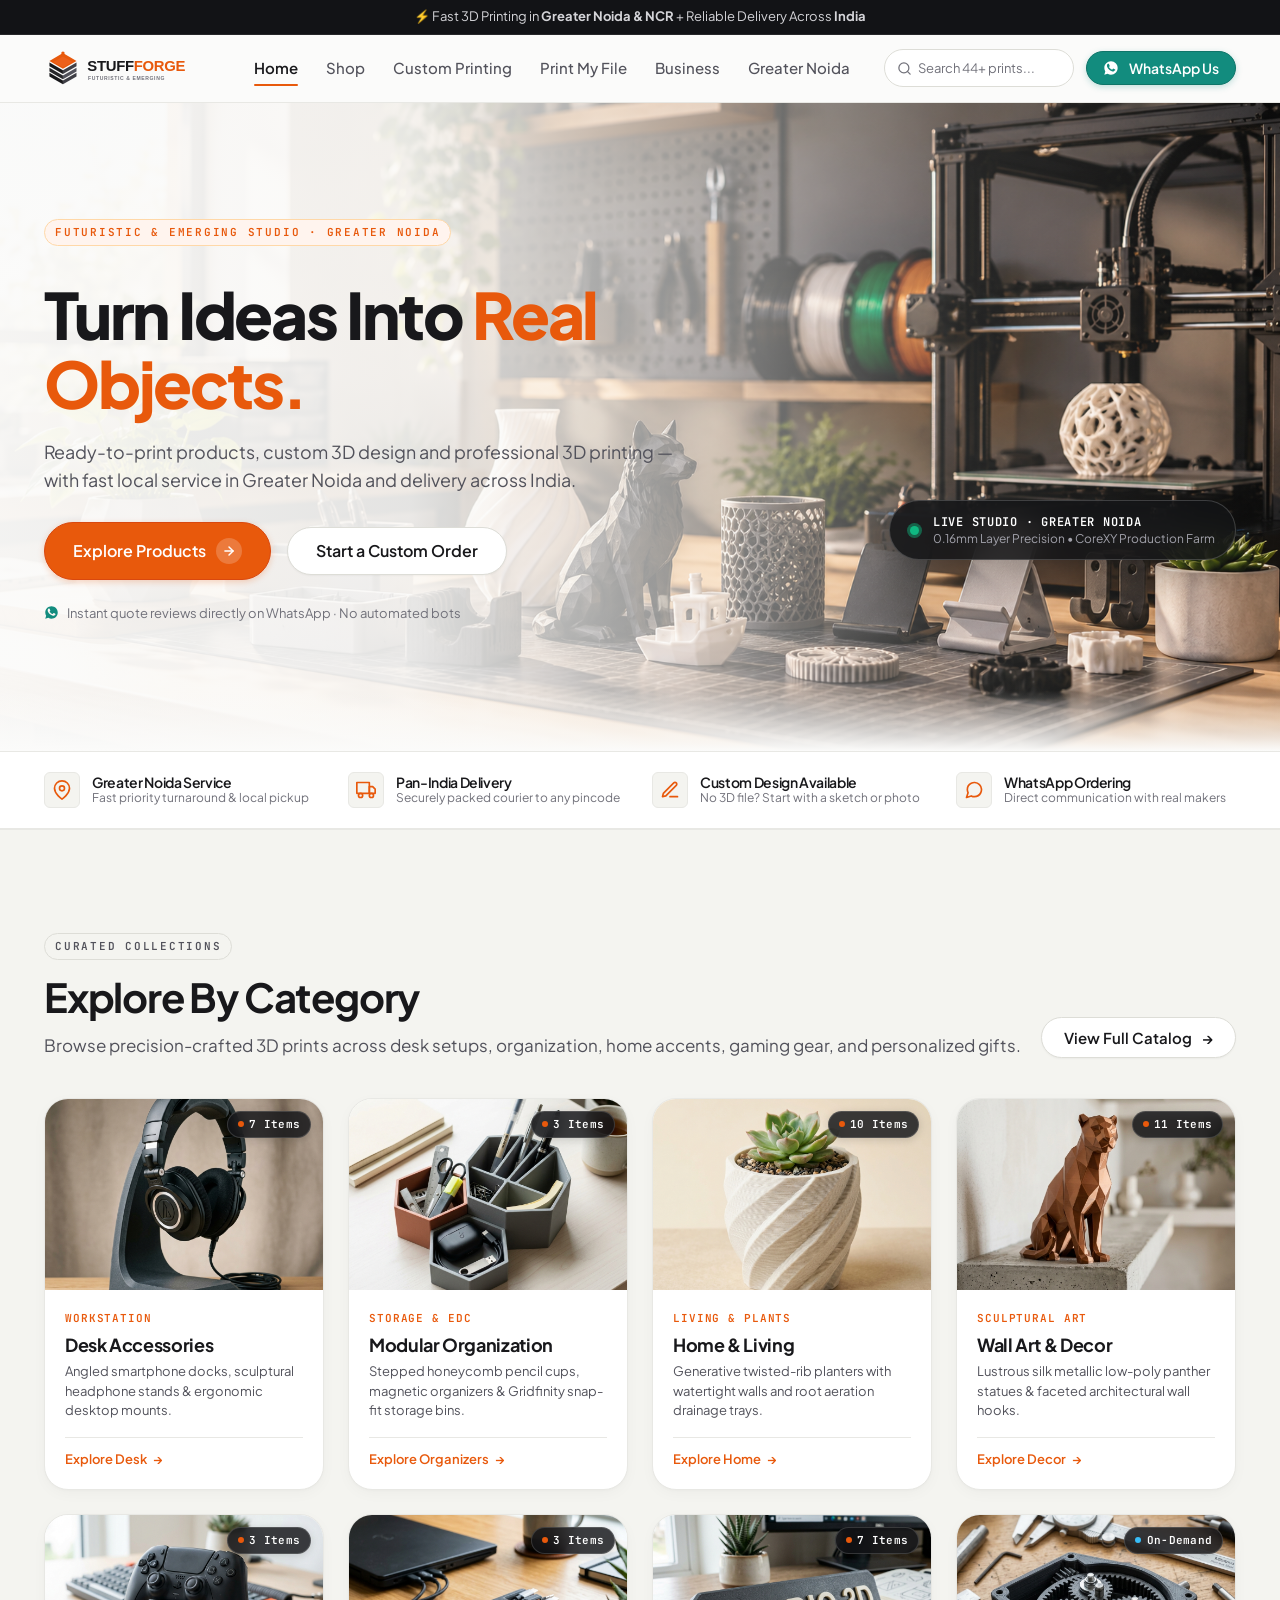
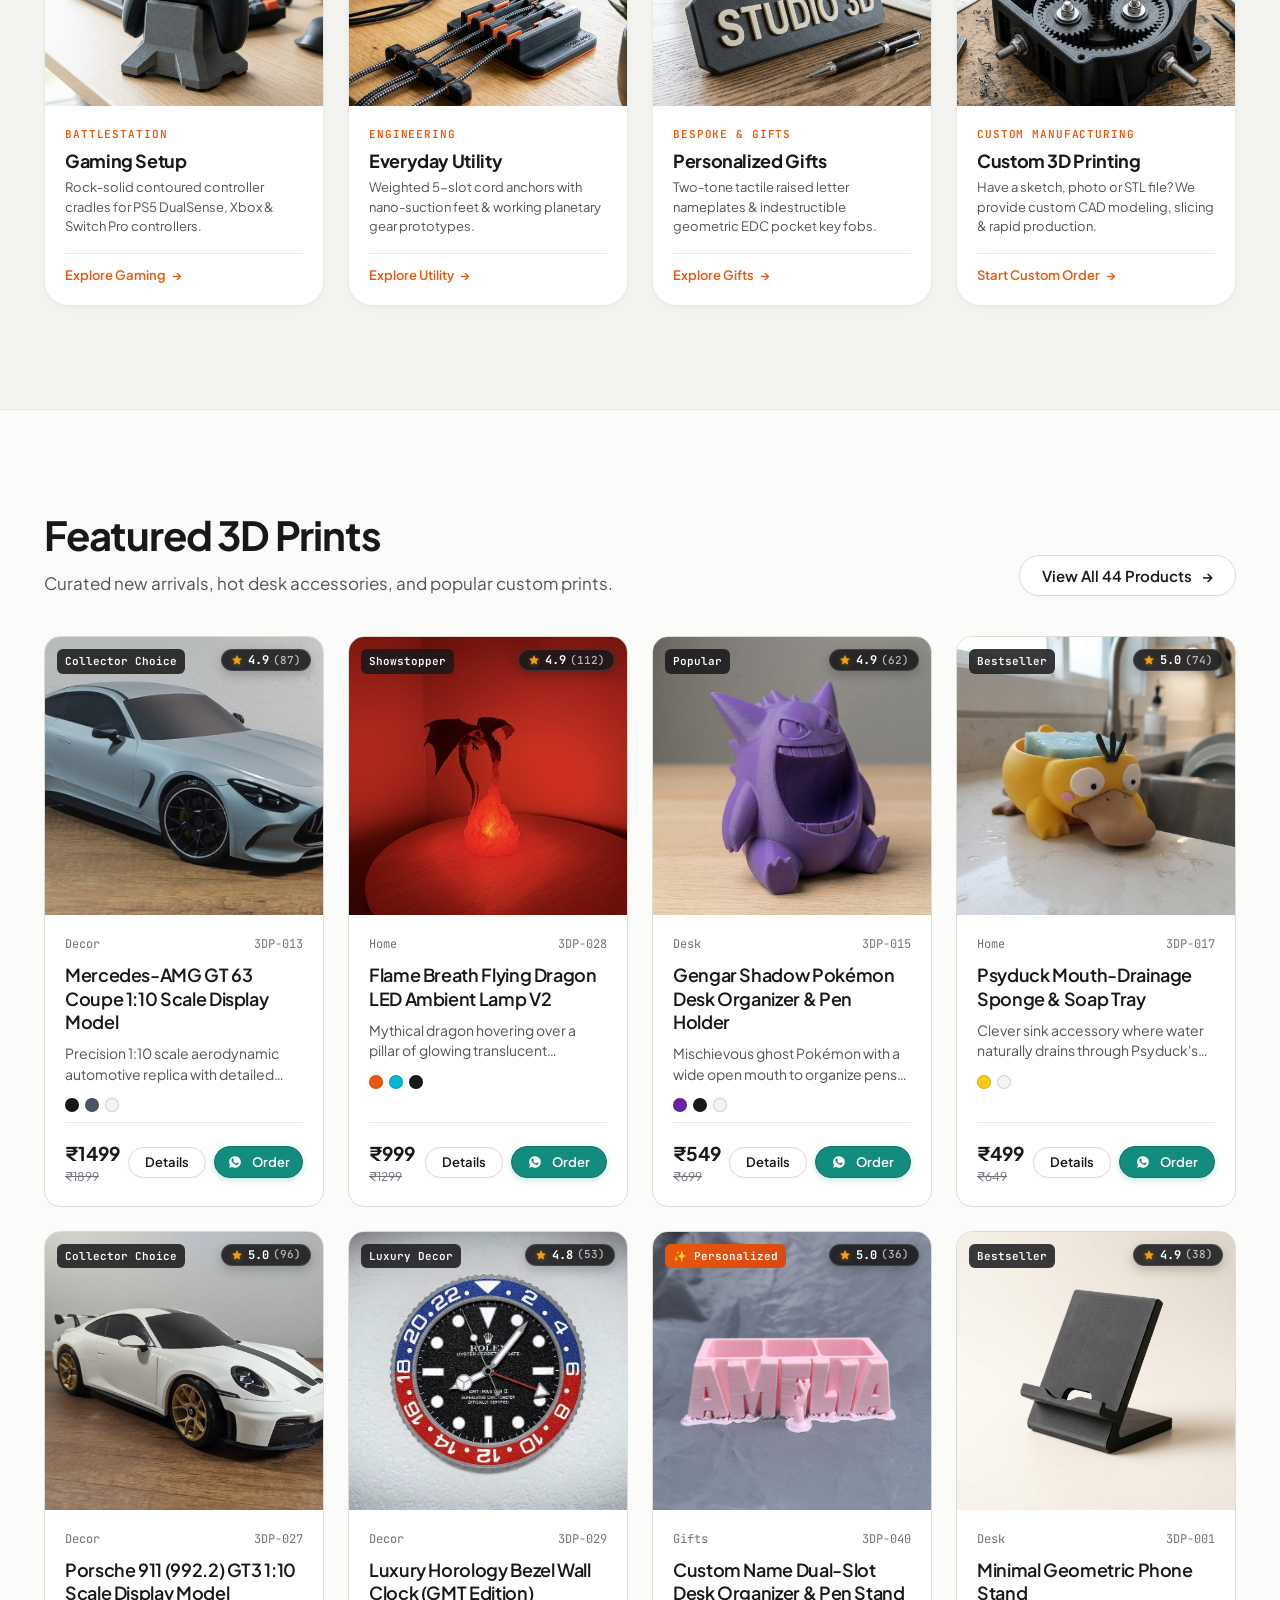
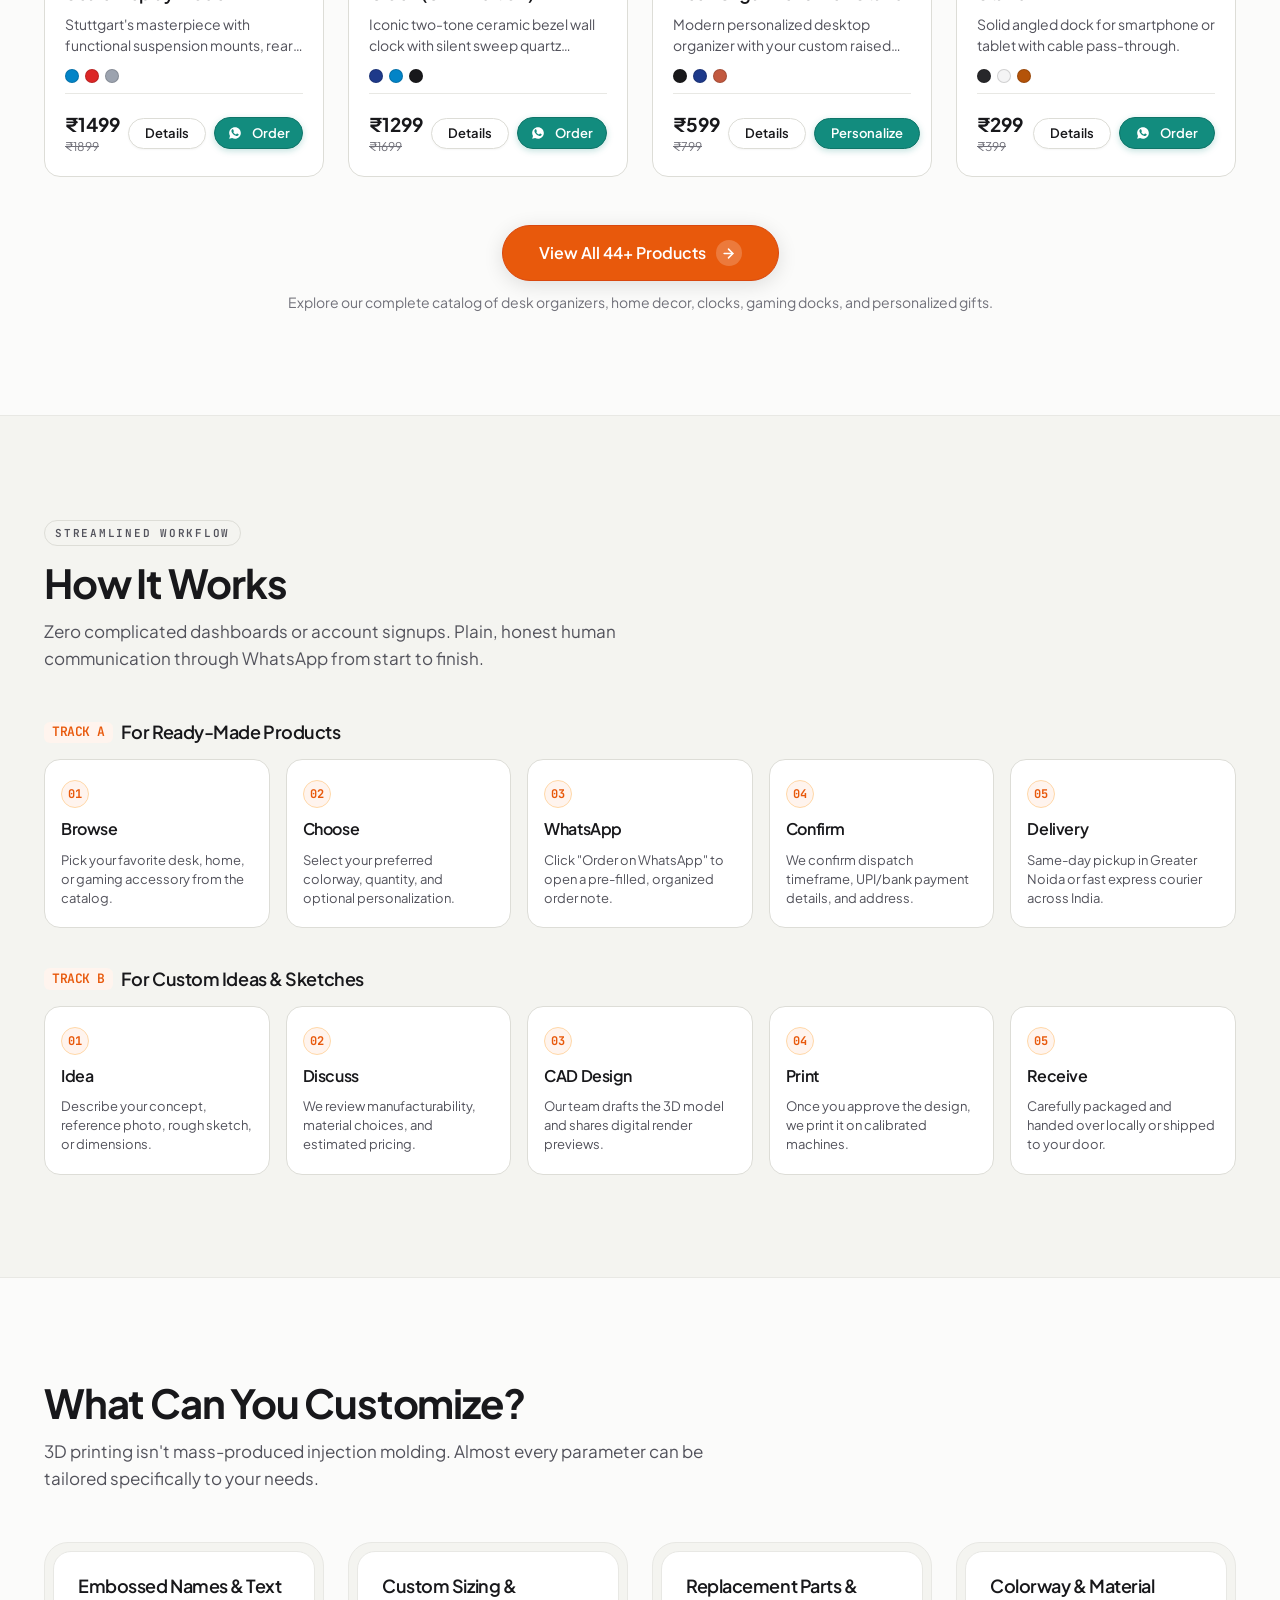
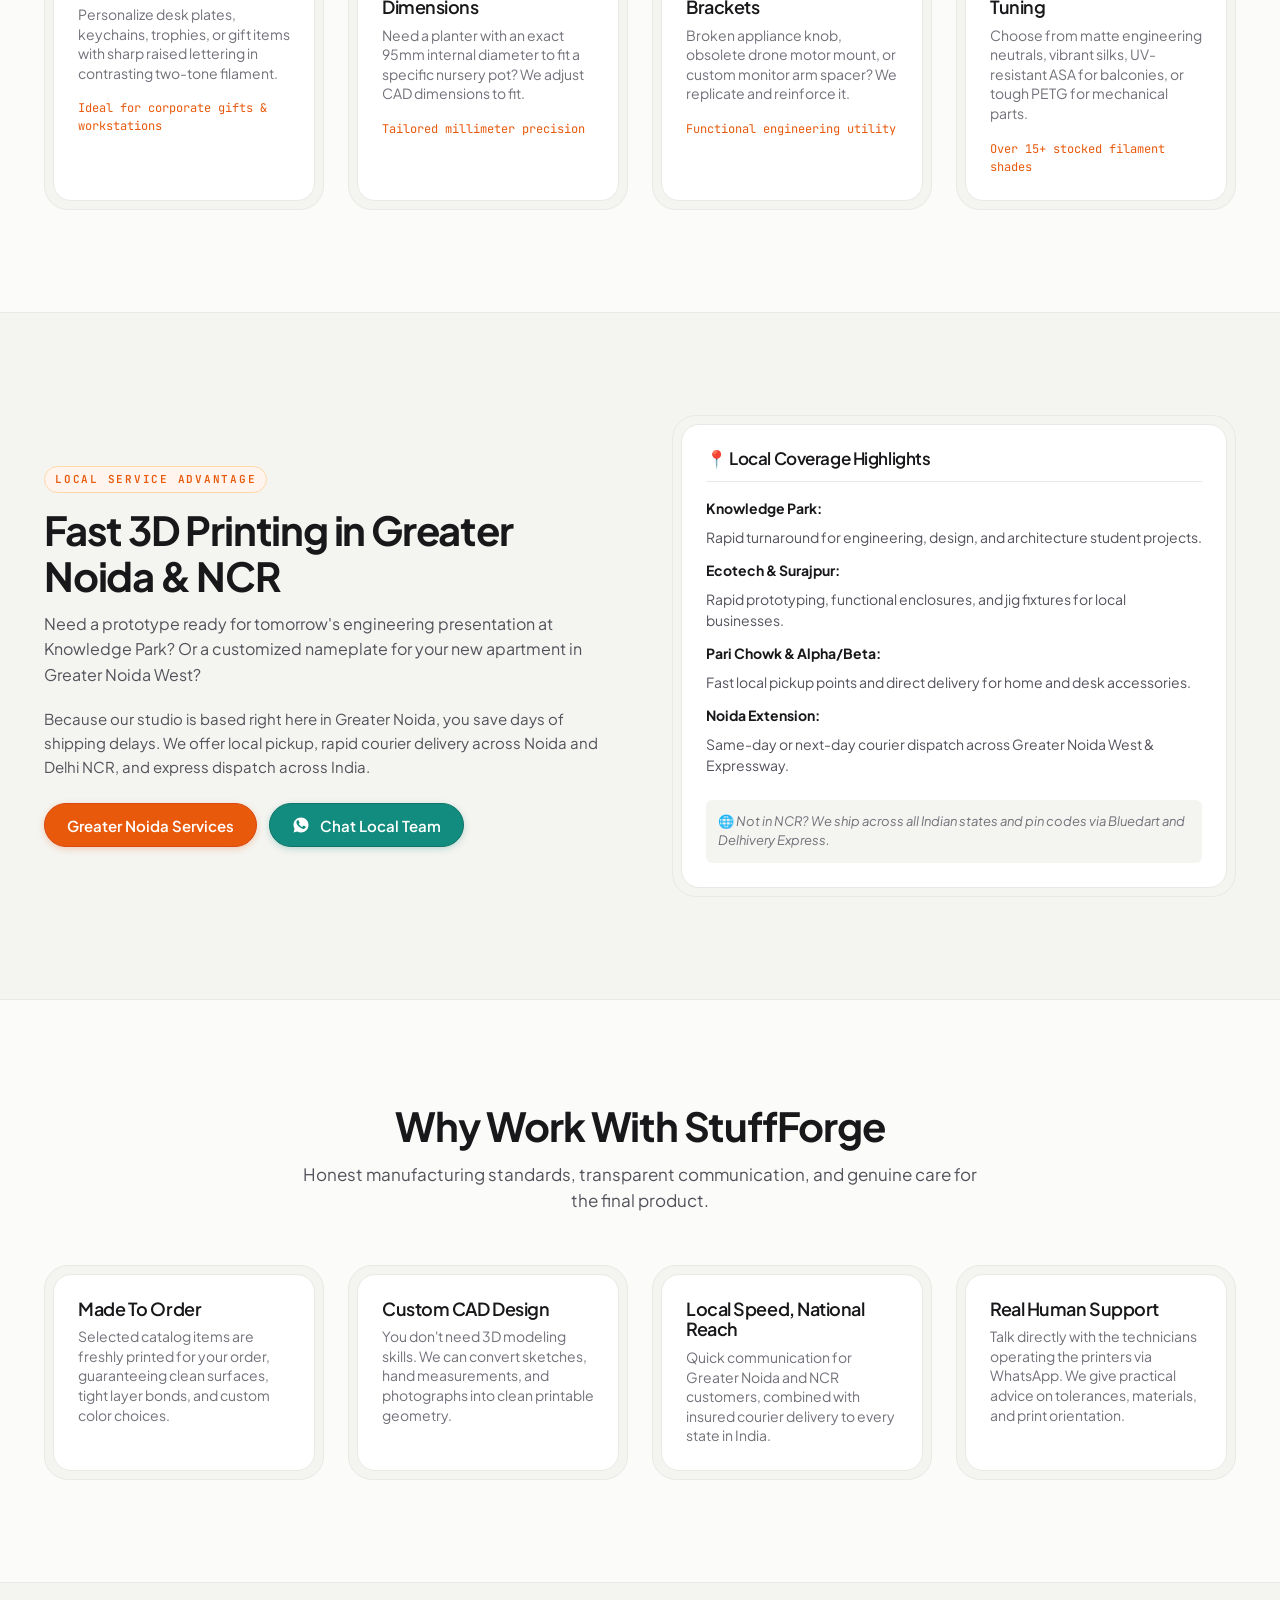
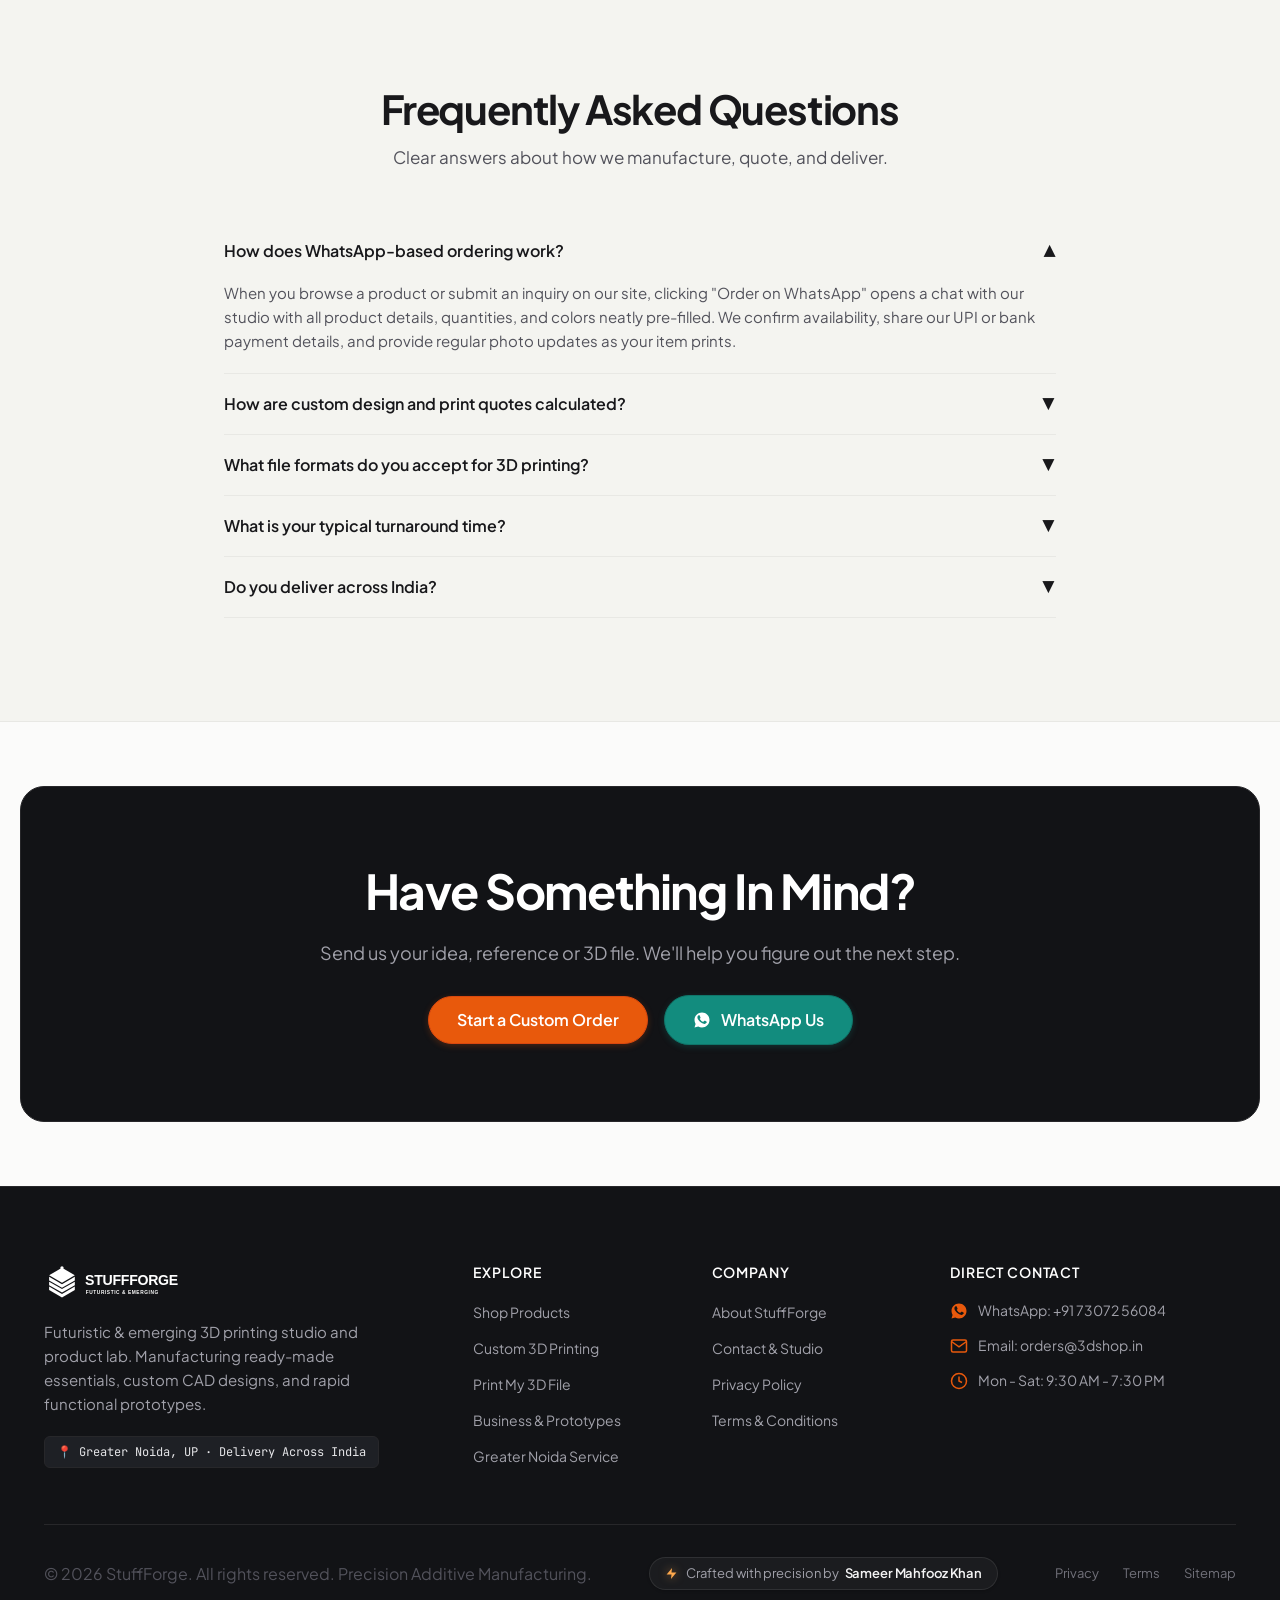
<file: index.html>
<!DOCTYPE html>
<html lang="en">
<head>
  <meta charset="UTF-8">
  <meta name="viewport" content="width=device-width, initial-scale=1.0">
  <title>StuffForge | Futuristic &amp; Emerging 3D Printing in India</title>
  <meta name="description" content="Shop ready-made 3D printed products or request custom 3D design and manufacturing. Fast local service in Greater Noida and secure delivery across India.">
  <link rel="canonical" href="https://3dshop.in/">
  
  <!-- Open Graph / Facebook -->
  <meta property="og:type" content="website">
  <meta property="og:url" content="https://3dshop.in/">
  <meta property="og:title" content="StuffForge | Turn Ideas Into Real Objects">
  <meta property="og:description" content="Ready-to-print products, custom 3D design and professional 3D printing. Fast local service in Greater Noida with nationwide delivery across India.">
  <meta property="og:image" content="https://3dshop.in/assets/images/hero-studio-prints.jpg">

  <!-- Twitter / X -->
  <meta name="twitter:card" content="summary_large_image">
  <meta name="twitter:title" content="StuffForge | Futuristic &amp; Emerging 3D Printing">
  <meta name="twitter:description" content="Shop ready-made 3D printed products or request custom 3D design. Fast local service in Greater Noida &amp; delivery across India.">
  <meta name="twitter:image" content="https://3dshop.in/assets/images/hero-studio-prints.jpg">

  <!-- Favicons & Manifest -->
  <link rel="icon" type="image/svg+xml" href="assets/logo/favicon.svg">
  <link rel="manifest" href="site.webmanifest">
  <meta name="theme-color" content="#18181B">

  <!-- Stylesheets -->
  <link rel="stylesheet" href="css/style.css">
  <link rel="stylesheet" href="css/components.css">
  <link rel="stylesheet" href="css/responsive.css">

  <!-- Schema.org JSON-LD -->
  <script type="application/ld+json">
  {
    "@context": "https://schema.org",
    "@type": "LocalBusiness",
    "name": "StuffForge",
    "image": "https://3dshop.in/assets/images/hero-studio-prints.jpg",
    "description": "Futuristic and emerging 3D printing studio and product store in Greater Noida, providing ready-made 3D printed products, custom 3D design, and rapid prototyping across India.",
    "telephone": "+917307256084",
    "address": {
      "@type": "PostalAddress",
      "addressLocality": "Greater Noida",
      "addressRegion": "Uttar Pradesh",
      "addressCountry": "IN"
    },
    "geo": {
      "@type": "GeoCoordinates",
      "latitude": "28.4744",
      "longitude": "77.5040"
    },
    "url": "https://3dshop.in/",
    "priceRange": "₹₹",
    "areaServed": [
      { "@type": "City", "name": "Greater Noida" },
      { "@type": "City", "name": "Noida" },
      { "@type": "Country", "name": "India" }
    ]
  }
  </script>
</head>
<body>

  <!-- Top Announcement Bar -->
  <div style="background-color: var(--bg-dark); color: #D4D4D8; font-size: 0.8125rem; padding: 0.45rem 1rem; text-align: center; border-bottom: 1px solid var(--border-dark);">
    <span>⚡ Fast 3D Printing in <strong>Greater Noida &amp; NCR</strong> + Reliable Delivery Across <strong>India</strong></span>
  </div>

  <!-- Header -->
  <header class="site-header" role="banner">
    <div class="container header-container">
      <a href="index.html" class="logo-link" aria-label="StuffForge Homepage">
        <img src="assets/logo/logo.svg" alt="StuffForge Logo" class="logo-img" width="160" height="38">
      </a>

      <nav class="desktop-nav" aria-label="Main Navigation">
        <a href="index.html" class="nav-link active">Home</a>
        <a href="shop.html" class="nav-link">Shop</a>
        <a href="custom-3d-printing.html" class="nav-link">Custom Printing</a>
        <a href="print-my-file.html" class="nav-link">Print My File</a>
        <a href="business.html" class="nav-link">Business</a>
        <a href="3d-printing-greater-noida.html" class="nav-link">Greater Noida</a>
      </nav>

      <div class="header-actions">
        <!-- Search Bar in Navbar -->
        <div class="nav-search-wrap">
          <form class="nav-search-form" action="shop.html" method="GET" role="search">
            <span class="nav-search-icon" aria-hidden="true">
              <svg width="15" height="15" viewBox="0 0 24 24" fill="none" stroke="currentColor" stroke-width="2" stroke-linecap="round" stroke-linejoin="round">
                <circle cx="11" cy="11" r="8"></circle>
                <line x1="21" y1="21" x2="16.65" y2="16.65"></line>
              </svg>
            </span>
            <input type="text" name="search" class="nav-search-input" placeholder="Search 44+ prints..." aria-label="Search catalog" autocomplete="off">
            <button type="button" class="nav-search-clear" aria-label="Clear search">&times;</button>
          </form>
          <div class="nav-search-dropdown"></div>
        </div>

        <button type="button" class="btn btn-sm btn-whatsapp btn-whatsapp-compact" data-whatsapp-action="general">
          <svg width="16" height="16" viewBox="0 0 24 24" fill="currentColor" aria-hidden="true">
            <path fill-rule="evenodd" clip-rule="evenodd" d="M12 2C6.477 2 2 6.477 2 12c0 1.89.525 3.66 1.438 5.168L2 22l4.98-1.408A9.96 9.96 0 0 0 12 22c5.523 0 10-4.477 10-10S17.523 2 12 2zm5.405 13.924c-.228.644-1.127 1.23-1.603 1.306-.445.07-1.026.098-1.66-.107-.404-.13-1.002-.328-1.748-.65-3.08-1.332-5.09-4.444-5.244-4.65-.154-.205-1.25-1.663-1.25-3.172 0-1.51.785-2.253 1.066-2.56.281-.308.614-.385.82-.385.205 0 .41.002.589.011.189.01.44-.071.688.522.256.615.87 2.128.947 2.282.077.154.128.333.026.538-.103.205-.154.333-.308.513-.154.179-.323.4-.461.538-.154.154-.314.32-.135.628.179.308.796 1.311 1.706 2.121 1.171 1.042 2.16 1.365 2.468 1.519.308.154.487.128.667-.077.179-.205.769-.897.974-1.205.205-.308.41-.256.692-.154.282.103 1.794.846 2.102 1.001.308.154.513.23.589.36.077.127.077.742-.151 1.386z"/>
          </svg>
          <span>WhatsApp Us</span>
        </button>

        <button type="button" class="mobile-nav-toggle" aria-label="Toggle navigation menu" aria-expanded="false">
          <span class="hamburger-icon">
            <span class="hamburger-line"></span>
            <span class="hamburger-line"></span>
            <span class="hamburger-line"></span>
          </span>
        </button>
      </div>
    </div>
  </header>

  <!-- Mobile Drawer Overlay & Panel -->
  <div class="mobile-drawer-overlay"></div>
  <aside class="mobile-drawer" aria-label="Mobile Navigation Drawer">
    <div class="mobile-drawer-header">
      <img src="assets/logo/logo.svg" alt="StuffForge Logo" class="mobile-drawer-logo" width="130" height="30">
      <button type="button" class="mobile-drawer-close" aria-label="Close navigation menu" title="Close menu">
        <svg width="20" height="20" viewBox="0 0 24 24" fill="none" stroke="currentColor" stroke-width="2.5" stroke-linecap="round" stroke-linejoin="round">
          <line x1="18" y1="6" x2="6" y2="18"></line>
          <line x1="6" y1="6" x2="18" y2="18"></line>
        </svg>
      </button>
    </div>
    <nav class="mobile-drawer-links">
      <a href="index.html" class="mobile-nav-link active">Home</a>
      <a href="shop.html" class="mobile-nav-link">Shop Products</a>
      <a href="custom-3d-printing.html" class="mobile-nav-link">Custom 3D Printing</a>
      <a href="print-my-file.html" class="mobile-nav-link">Print My 3D File</a>
      <a href="business.html" class="mobile-nav-link">Business &amp; Prototyping</a>
      <a href="3d-printing-greater-noida.html" class="mobile-nav-link">Greater Noida Service</a>
      <a href="about.html" class="mobile-nav-link">About Us</a>
      <a href="contact.html" class="mobile-nav-link">Contact</a>
    </nav>
    <div class="mobile-drawer-footer">
      <button type="button" class="btn btn-whatsapp" style="width: 100%;" data-whatsapp-action="general">
        <svg width="18" height="18" viewBox="0 0 24 24" fill="currentColor" aria-hidden="true" style="flex-shrink: 0;"><path fill-rule="evenodd" clip-rule="evenodd" d="M12 2C6.477 2 2 6.477 2 12c0 1.89.525 3.66 1.438 5.168L2 22l4.98-1.408A9.96 9.96 0 0 0 12 22c5.523 0 10-4.477 10-10S17.523 2 12 2zm5.405 13.924c-.228.644-1.127 1.23-1.603 1.306-.445.07-1.026.098-1.66-.107-.404-.13-1.002-.328-1.748-.65-3.08-1.332-5.09-4.444-5.244-4.65-.154-.205-1.25-1.663-1.25-3.172 0-1.51.785-2.253 1.066-2.56.281-.308.614-.385.82-.385.205 0 .41.002.589.011.189.01.44-.071.688.522.256.615.87 2.128.947 2.282.077.154.128.333.026.538-.103.205-.154.333-.308.513-.154.179-.323.4-.461.538-.154.154-.314.32-.135.628.179.308.796 1.311 1.706 2.121 1.171 1.042 2.16 1.365 2.468 1.519.308.154.487.128.667-.077.179-.205.769-.897.974-1.205.205-.308.41-.256.692-.154.282.103 1.794.846 2.102 1.001.308.154.513.23.589.36.077.127.077.742-.151 1.386z"/></svg>
        <span>Chat on WhatsApp</span>
      </button>
      <button type="button" class="btn btn-secondary mobile-drawer-close-btn" data-drawer-close aria-label="Close navigation menu" style="width: 100%; display: flex; align-items: center; justify-content: center; gap: 0.5rem; margin-top: 0.75rem;">
        <svg width="16" height="16" viewBox="0 0 24 24" fill="none" stroke="currentColor" stroke-width="2.5" stroke-linecap="round" stroke-linejoin="round">
          <line x1="18" y1="6" x2="6" y2="18"></line>
          <line x1="6" y1="6" x2="18" y2="18"></line>
        </svg>
        <span>Close Menu</span>
      </button>
      <p class="text-caption" style="text-align: center; margin-top: 0.75rem;">Greater Noida Studio · Nationwide Shipping</p>
    </div>
  </aside>

  <main id="main-content">
    <!-- Hero Section -->
    <section class="section hero-section">
      <div class="container">
        <div class="hero-grid">
          <div class="hero-content">
            <div class="eyebrow">Futuristic &amp; Emerging Studio · Greater Noida</div>
            <h1 class="hero-title">
              Turn Ideas Into <span class="highlight">Real Objects.</span>
            </h1>
            <p class="hero-subtext">
              Ready-to-print products, custom 3D design and professional 3D printing — with fast local service in Greater Noida and delivery across India.
            </p>
            <div class="hero-cta-group">
              <a href="shop.html" class="btn btn-lg btn-primary">
                <span>Explore Products</span>
                <span class="btn-icon-wrap" aria-hidden="true">
                  <svg width="14" height="14" viewBox="0 0 24 24" fill="none" stroke="currentColor" stroke-width="2.5" stroke-linecap="round" stroke-linejoin="round">
                    <line x1="5" y1="12" x2="19" y2="12"></line>
                    <polyline points="12 5 19 12 12 19"></polyline>
                  </svg>
                </span>
              </a>
              <a href="custom-3d-printing.html" class="btn btn-lg btn-secondary">
                <span>Start a Custom Order</span>
              </a>
            </div>
            <p class="text-caption" style="display: flex; align-items: center; gap: 0.5rem; margin-top: 0.25rem;">
              <svg width="15" height="15" viewBox="0 0 24 24" fill="#128C7E" aria-hidden="true">
                <path fill-rule="evenodd" clip-rule="evenodd" d="M12 2C6.477 2 2 6.477 2 12c0 1.89.525 3.66 1.438 5.168L2 22l4.98-1.408A9.96 9.96 0 0 0 12 22c5.523 0 10-4.477 10-10S17.523 2 12 2zm5.405 13.924c-.228.644-1.127 1.23-1.603 1.306-.445.07-1.026.098-1.66-.107-.404-.13-1.002-.328-1.748-.65-3.08-1.332-5.09-4.444-5.244-4.65-.154-.205-1.25-1.663-1.25-3.172 0-1.51.785-2.253 1.066-2.56.281-.308.614-.385.82-.385.205 0 .41.002.589.011.189.01.44-.071.688.522.256.615.87 2.128.947 2.282.077.154.128.333.026.538-.103.205-.154.333-.308.513-.154.179-.323.4-.461.538-.154.154-.314.32-.135.628.179.308.796 1.311 1.706 2.121 1.171 1.042 2.16 1.365 2.468 1.519.308.154.487.128.667-.077.179-.205.769-.897.974-1.205.205-.308.41-.256.692-.154.282.103 1.794.846 2.102 1.001.308.154.513.23.589.36.077.127.077.742-.151 1.386z"/>
              </svg>
              <span>Instant quote reviews directly on WhatsApp · No automated bots</span>
            </p>
          </div>

          <!-- Hero Studio Live Telemetry Badge (Showcasing hero.png background) -->
          <div class="hero-visual-wrap">
            <div class="hero-studio-badge">
              <span class="pulse-indicator" aria-hidden="true"></span>
              <div class="hero-studio-badge-text">
                <span class="hero-studio-badge-title">Live Studio &middot; Greater Noida</span>
                <span class="hero-studio-badge-sub">0.16mm Layer Precision &bull; CoreXY Production Farm</span>
              </div>
            </div>
          </div>
        </div>
      </div>
    </section>

    <!-- Trust Strip -->
    <div class="trust-strip" role="region" aria-label="Key Benefits">
      <div class="container trust-strip-container">
        <div class="trust-strip-track">
          <!-- Main Train Set -->
          <div class="trust-strip-group">
            <div class="trust-item">
              <div class="trust-icon-box">
                <svg width="20" height="20" viewBox="0 0 24 24" fill="none" stroke="currentColor" stroke-width="2" stroke-linecap="round" stroke-linejoin="round">
                  <path d="M21 10c0 7-9 13-9 13s-9-6-9-13a9 9 0 0 1 18 0z"></path>
                  <circle cx="12" cy="10" r="3"></circle>
                </svg>
              </div>
              <div class="trust-text-group">
                <h4>Greater Noida Service</h4>
                <p>Fast priority turnaround &amp; local pickup</p>
              </div>
            </div>

            <div class="trust-item">
              <div class="trust-icon-box">
                <svg width="20" height="20" viewBox="0 0 24 24" fill="none" stroke="currentColor" stroke-width="2" stroke-linecap="round" stroke-linejoin="round">
                  <rect x="1" y="3" width="15" height="13"></rect>
                  <polygon points="16 8 20 8 23 11 23 16 16 16 16 8"></polygon>
                  <circle cx="5.5" cy="18.5" r="2.5"></circle>
                  <circle cx="18.5" cy="18.5" r="2.5"></circle>
                </svg>
              </div>
              <div class="trust-text-group">
                <h4>Pan-India Delivery</h4>
                <p>Securely packed courier to any pincode</p>
              </div>
            </div>

            <div class="trust-item">
              <div class="trust-icon-box">
                <svg width="20" height="20" viewBox="0 0 24 24" fill="none" stroke="currentColor" stroke-width="2" stroke-linecap="round" stroke-linejoin="round">
                  <path d="M12 20h9"></path>
                  <path d="M16.5 3.5a2.121 2.121 0 0 1 3 3L7 19l-4 1 1-4L16.5 3.5z"></path>
                </svg>
              </div>
              <div class="trust-text-group">
                <h4>Custom Design Available</h4>
                <p>No 3D file? Start with a sketch or photo</p>
              </div>
            </div>

            <div class="trust-item">
              <div class="trust-icon-box">
                <svg width="20" height="20" viewBox="0 0 24 24" fill="none" stroke="currentColor" stroke-width="2" stroke-linecap="round" stroke-linejoin="round">
                  <path d="M21 11.5a8.38 8.38 0 0 1-.9 3.8 8.5 8.5 0 0 1-7.6 4.7 8.38 8.38 0 0 1-3.8-.9L3 21l1.9-5.7a8.38 8.38 0 0 1-.9-3.8 8.5 8.5 0 0 1 4.7-7.6 8.38 8.38 0 0 1 3.8-.9h.5a8.48 8.48 0 0 1 8 8v.5z"></path>
                </svg>
              </div>
              <div class="trust-text-group">
                <h4>WhatsApp Ordering</h4>
                <p>Direct communication with real makers</p>
              </div>
            </div>
          </div>

          <!-- Cloned Train Set for Seamless Marquee Loop on Mobile -->
          <div class="trust-strip-group trust-strip-group-clone" aria-hidden="true">
            <div class="trust-item">
              <div class="trust-icon-box">
                <svg width="20" height="20" viewBox="0 0 24 24" fill="none" stroke="currentColor" stroke-width="2" stroke-linecap="round" stroke-linejoin="round">
                  <path d="M21 10c0 7-9 13-9 13s-9-6-9-13a9 9 0 0 1 18 0z"></path>
                  <circle cx="12" cy="10" r="3"></circle>
                </svg>
              </div>
              <div class="trust-text-group">
                <h4>Greater Noida Service</h4>
                <p>Fast priority turnaround &amp; local pickup</p>
              </div>
            </div>

            <div class="trust-item">
              <div class="trust-icon-box">
                <svg width="20" height="20" viewBox="0 0 24 24" fill="none" stroke="currentColor" stroke-width="2" stroke-linecap="round" stroke-linejoin="round">
                  <rect x="1" y="3" width="15" height="13"></rect>
                  <polygon points="16 8 20 8 23 11 23 16 16 16 16 8"></polygon>
                  <circle cx="5.5" cy="18.5" r="2.5"></circle>
                  <circle cx="18.5" cy="18.5" r="2.5"></circle>
                </svg>
              </div>
              <div class="trust-text-group">
                <h4>Pan-India Delivery</h4>
                <p>Securely packed courier to any pincode</p>
              </div>
            </div>

            <div class="trust-item">
              <div class="trust-icon-box">
                <svg width="20" height="20" viewBox="0 0 24 24" fill="none" stroke="currentColor" stroke-width="2" stroke-linecap="round" stroke-linejoin="round">
                  <path d="M12 20h9"></path>
                  <path d="M16.5 3.5a2.121 2.121 0 0 1 3 3L7 19l-4 1 1-4L16.5 3.5z"></path>
                </svg>
              </div>
              <div class="trust-text-group">
                <h4>Custom Design Available</h4>
                <p>No 3D file? Start with a sketch or photo</p>
              </div>
            </div>

            <div class="trust-item">
              <div class="trust-icon-box">
                <svg width="20" height="20" viewBox="0 0 24 24" fill="none" stroke="currentColor" stroke-width="2" stroke-linecap="round" stroke-linejoin="round">
                  <path d="M21 11.5a8.38 8.38 0 0 1-.9 3.8 8.5 8.5 0 0 1-7.6 4.7 8.38 8.38 0 0 1-3.8-.9L3 21l1.9-5.7a8.38 8.38 0 0 1-.9-3.8 8.5 8.5 0 0 1 4.7-7.6 8.38 8.38 0 0 1 3.8-.9h.5a8.48 8.48 0 0 1 8 8v.5z"></path>
                </svg>
              </div>
              <div class="trust-text-group">
                <h4>WhatsApp Ordering</h4>
                <p>Direct communication with real makers</p>
              </div>
            </div>
          </div>
        </div>
      </div>
    </div>

    <!-- Shop By Category Section -->
    <section class="section section-subtle" id="categories-section">
      <div class="container">
        <div style="display: flex; align-items: flex-end; justify-content: space-between; flex-wrap: wrap; gap: 1rem; margin-bottom: 2.5rem;">
          <div>
            <div class="eyebrow eyebrow-neutral">Curated Collections</div>
            <h2 class="section-title">Explore By Category</h2>
            <p class="section-description">
              Browse precision-crafted 3D prints across desk setups, organization, home accents, gaming gear, and personalized gifts.
            </p>
          </div>
          <a href="shop.html" class="btn btn-secondary">
            <span>View Full Catalog</span>
            <span aria-hidden="true">&rarr;</span>
          </a>
        </div>

        <div class="categories-grid">
          <!-- Category 1: Desk Accessories -->
          <a href="shop.html?category=Desk" class="category-card reveal-on-scroll" aria-label="Explore Desk Accessories">
            <div class="category-card-media">
              <img src="assets/products/headphone-stand.jpg" alt="3D printed desk accessories and headphone stands" class="category-card-img" width="500" height="340" loading="lazy">
              <div class="category-card-badge">
                <span class="category-card-badge-dot"></span>
                <span>7 Items</span>
              </div>
            </div>
            <div class="category-card-body">
              <div class="category-card-meta">
                <span class="category-card-eyebrow">Workstation</span>
              </div>
              <h3 class="category-card-title">Desk Accessories</h3>
              <p class="category-card-desc">Angled smartphone docks, sculptural headphone stands &amp; ergonomic desktop mounts.</p>
              <div class="category-card-cta">
                <span>Explore Desk</span>
                <span class="category-card-arrow" aria-hidden="true">&rarr;</span>
              </div>
            </div>
          </a>

          <!-- Category 2: Modular Organization -->
          <a href="shop.html?category=Organization" class="category-card reveal-on-scroll" aria-label="Explore Modular Organization">
            <div class="category-card-media">
              <img src="assets/products/desk-organizer.jpg" alt="Modular desk organizer and Gridfinity trays" class="category-card-img" width="500" height="340" loading="lazy">
              <div class="category-card-badge">
                <span class="category-card-badge-dot"></span>
                <span>3 Items</span>
              </div>
            </div>
            <div class="category-card-body">
              <div class="category-card-meta">
                <span class="category-card-eyebrow">Storage &amp; EDC</span>
              </div>
              <h3 class="category-card-title">Modular Organization</h3>
              <p class="category-card-desc">Stepped honeycomb pencil cups, magnetic organizers &amp; Gridfinity snap-fit storage bins.</p>
              <div class="category-card-cta">
                <span>Explore Organizers</span>
                <span class="category-card-arrow" aria-hidden="true">&rarr;</span>
              </div>
            </div>
          </a>

          <!-- Category 3: Home & Living -->
          <a href="shop.html?category=Home" class="category-card reveal-on-scroll" aria-label="Explore Home and Living">
            <div class="category-card-media">
              <img src="assets/products/geometric-planter.jpg" alt="Parametric spiral 3D printed planter" class="category-card-img" width="500" height="340" loading="lazy">
              <div class="category-card-badge">
                <span class="category-card-badge-dot"></span>
                <span>10 Items</span>
              </div>
            </div>
            <div class="category-card-body">
              <div class="category-card-meta">
                <span class="category-card-eyebrow">Living &amp; Plants</span>
              </div>
              <h3 class="category-card-title">Home &amp; Living</h3>
              <p class="category-card-desc">Generative twisted-rib planters with watertight walls and root aeration drainage trays.</p>
              <div class="category-card-cta">
                <span>Explore Home</span>
                <span class="category-card-arrow" aria-hidden="true">&rarr;</span>
              </div>
            </div>
          </a>

          <!-- Category 4: Wall Art & Decor -->
          <a href="shop.html?category=Decor" class="category-card reveal-on-scroll" aria-label="Explore Wall Art and Decor">
            <div class="category-card-media">
              <img src="assets/products/geometric-sculpture.jpg" alt="Low poly geometric panther sculpture" class="category-card-img" width="500" height="340" loading="lazy">
              <div class="category-card-badge">
                <span class="category-card-badge-dot"></span>
                <span>11 Items</span>
              </div>
            </div>
            <div class="category-card-body">
              <div class="category-card-meta">
                <span class="category-card-eyebrow">Sculptural Art</span>
              </div>
              <h3 class="category-card-title">Wall Art &amp; Decor</h3>
              <p class="category-card-desc">Lustrous silk metallic low-poly panther statues &amp; faceted architectural wall hooks.</p>
              <div class="category-card-cta">
                <span>Explore Decor</span>
                <span class="category-card-arrow" aria-hidden="true">&rarr;</span>
              </div>
            </div>
          </a>

          <!-- Category 5: Gaming Battlestation -->
          <a href="shop.html?category=Gaming" class="category-card reveal-on-scroll" aria-label="Explore Gaming Accessories">
            <div class="category-card-media">
              <img src="assets/products/controller-dock.jpg" alt="Ergonomic gaming controller cradle" class="category-card-img" width="500" height="340" loading="lazy">
              <div class="category-card-badge">
                <span class="category-card-badge-dot"></span>
                <span>3 Items</span>
              </div>
            </div>
            <div class="category-card-body">
              <div class="category-card-meta">
                <span class="category-card-eyebrow">Battlestation</span>
              </div>
              <h3 class="category-card-title">Gaming Setup</h3>
              <p class="category-card-desc">Rock-solid contoured controller cradles for PS5 DualSense, Xbox &amp; Switch Pro controllers.</p>
              <div class="category-card-cta">
                <span>Explore Gaming</span>
                <span class="category-card-arrow" aria-hidden="true">&rarr;</span>
              </div>
            </div>
          </a>

          <!-- Category 6: Everyday Utility -->
          <a href="shop.html?category=Utility" class="category-card reveal-on-scroll" aria-label="Explore Everyday Utility">
            <div class="category-card-media">
              <img src="assets/products/cable-organizer.jpg" alt="Weighted desktop cable organizer dock" class="category-card-img" width="500" height="340" loading="lazy">
              <div class="category-card-badge">
                <span class="category-card-badge-dot"></span>
                <span>3 Items</span>
              </div>
            </div>
            <div class="category-card-body">
              <div class="category-card-meta">
                <span class="category-card-eyebrow">Engineering</span>
              </div>
              <h3 class="category-card-title">Everyday Utility</h3>
              <p class="category-card-desc">Weighted 5-slot cord anchors with nano-suction feet &amp; working planetary gear prototypes.</p>
              <div class="category-card-cta">
                <span>Explore Utility</span>
                <span class="category-card-arrow" aria-hidden="true">&rarr;</span>
              </div>
            </div>
          </a>

          <!-- Category 7: Personalized Gifts -->
          <a href="shop.html?category=Gifts" class="category-card reveal-on-scroll" aria-label="Explore Personalized Gifts">
            <div class="category-card-media">
              <img src="assets/products/name-plate.jpg" alt="Custom 3D printed desk nameplate" class="category-card-img" width="500" height="340" loading="lazy">
              <div class="category-card-badge">
                <span class="category-card-badge-dot"></span>
                <span>7 Items</span>
              </div>
            </div>
            <div class="category-card-body">
              <div class="category-card-meta">
                <span class="category-card-eyebrow">Bespoke &amp; Gifts</span>
              </div>
              <h3 class="category-card-title">Personalized Gifts</h3>
              <p class="category-card-desc">Two-tone tactile raised letter nameplates &amp; indestructible geometric EDC pocket key fobs.</p>
              <div class="category-card-cta">
                <span>Explore Gifts</span>
                <span class="category-card-arrow" aria-hidden="true">&rarr;</span>
              </div>
            </div>
          </a>

          <!-- Category 8: Custom 3D Printing -->
          <a href="custom-3d-printing.html" class="category-card reveal-on-scroll" aria-label="Start Custom 3D Order">
            <div class="category-card-media">
              <img src="assets/products/mechanical-gear.jpg" alt="Custom precision engineered 3D print" class="category-card-img" width="500" height="340" loading="lazy">
              <div class="category-card-badge">
                <span class="category-card-badge-dot" style="background: #38BDF8;"></span>
                <span>On-Demand</span>
              </div>
            </div>
            <div class="category-card-body">
              <div class="category-card-meta">
                <span class="category-card-eyebrow">Custom Manufacturing</span>
              </div>
              <h3 class="category-card-title">Custom 3D Printing</h3>
              <p class="category-card-desc">Have a sketch, photo or STL file? We provide custom CAD modeling, slicing &amp; rapid production.</p>
              <div class="category-card-cta">
                <span>Start Custom Order</span>
                <span class="category-card-arrow" aria-hidden="true">&rarr;</span>
              </div>
            </div>
          </a>
        </div>
      </div>
    </section>

    <!-- Featured Products Section -->
    <section class="section">
      <div class="container">
        <div style="display: flex; align-items: flex-end; justify-content: space-between; flex-wrap: wrap; gap: 1rem; margin-bottom: 2.5rem;">
          <div>
            <h2 class="section-title">Featured 3D Prints</h2>
            <p class="section-description">Curated new arrivals, hot desk accessories, and popular custom prints.</p>
          </div>
          <a href="shop.html" class="btn btn-secondary">
            <span>View All 44 Products</span>
            <span aria-hidden="true">&rarr;</span>
          </a>
        </div>

        <div class="products-grid" id="featured-products-container">
          <!-- Populated by JavaScript from products.js -->
        </div>

        <!-- View All Products CTA (at the end of featured products) -->
        <div class="featured-view-all-cta" style="text-align: center; margin-top: 3rem;">
          <a href="shop.html" class="btn btn-lg btn-primary" style="display: inline-flex; align-items: center; gap: 0.625rem; padding: 0.875rem 2.25rem; box-shadow: 0 4px 20px rgba(0, 0, 0, 0.12);">
            <span>View All 44+ Products</span>
            <span class="btn-icon-wrap" aria-hidden="true">
              <svg width="15" height="15" viewBox="0 0 24 24" fill="none" stroke="currentColor" stroke-width="2.5" stroke-linecap="round" stroke-linejoin="round">
                <line x1="5" y1="12" x2="19" y2="12"></line>
                <polyline points="12 5 19 12 12 19"></polyline>
              </svg>
            </span>
          </a>
          <p class="text-caption" style="margin-top: 0.75rem; color: var(--text-muted); font-size: 0.875rem;">
            Explore our complete catalog of desk organizers, home decor, clocks, gaming docks, and personalized gifts.
          </p>
        </div>
      </div>
    </section>

    <!-- How It Works (Visual Process Lanes) -->
    <section class="section section-subtle">
      <div class="container">
        <div class="section-header">
          <div class="eyebrow eyebrow-neutral">Streamlined Workflow</div>
          <h2 class="section-title">How It Works</h2>
          <p class="section-description">
            Zero complicated dashboards or account signups. Plain, honest human communication through WhatsApp from start to finish.
          </p>
        </div>

        <div style="display: flex; flex-direction: column; gap: 2.5rem;">
          <!-- Track A: Ready-Made -->
          <div>
            <h4 style="margin-bottom: 1rem; color: var(--text-primary); display: flex; align-items: center; gap: 0.5rem;">
              <span style="font-family: var(--font-mono); font-size: 0.8125rem; color: var(--accent); background: var(--accent-light); padding: 0.2rem 0.5rem; border-radius: var(--radius-sm);">TRACK A</span>
              <span>For Ready-Made Products</span>
            </h4>
            <div class="process-grid">
              <div class="process-step-card reveal-on-scroll">
                <span class="process-step-num">01</span>
                <h4 class="process-step-title">Browse</h4>
                <p class="process-step-desc">Pick your favorite desk, home, or gaming accessory from the catalog.</p>
              </div>
              <div class="process-step-card reveal-on-scroll">
                <span class="process-step-num">02</span>
                <h4 class="process-step-title">Choose</h4>
                <p class="process-step-desc">Select your preferred colorway, quantity, and optional personalization.</p>
              </div>
              <div class="process-step-card reveal-on-scroll">
                <span class="process-step-num">03</span>
                <h4 class="process-step-title">WhatsApp</h4>
                <p class="process-step-desc">Click "Order on WhatsApp" to open a pre-filled, organized order note.</p>
              </div>
              <div class="process-step-card reveal-on-scroll">
                <span class="process-step-num">04</span>
                <h4 class="process-step-title">Confirm</h4>
                <p class="process-step-desc">We confirm dispatch timeframe, UPI/bank payment details, and address.</p>
              </div>
              <div class="process-step-card reveal-on-scroll">
                <span class="process-step-num">05</span>
                <h4 class="process-step-title">Delivery</h4>
                <p class="process-step-desc">Same-day pickup in Greater Noida or fast express courier across India.</p>
              </div>
            </div>
          </div>

          <!-- Track B: Custom Design -->
          <div>
            <h4 style="margin-bottom: 1rem; color: var(--text-primary); display: flex; align-items: center; gap: 0.5rem;">
              <span style="font-family: var(--font-mono); font-size: 0.8125rem; color: var(--accent); background: var(--accent-light); padding: 0.2rem 0.5rem; border-radius: var(--radius-sm);">TRACK B</span>
              <span>For Custom Ideas &amp; Sketches</span>
            </h4>
            <div class="process-grid">
              <div class="process-step-card reveal-on-scroll">
                <span class="process-step-num">01</span>
                <h4 class="process-step-title">Idea</h4>
                <p class="process-step-desc">Describe your concept, reference photo, rough sketch, or dimensions.</p>
              </div>
              <div class="process-step-card reveal-on-scroll">
                <span class="process-step-num">02</span>
                <h4 class="process-step-title">Discuss</h4>
                <p class="process-step-desc">We review manufacturability, material choices, and estimated pricing.</p>
              </div>
              <div class="process-step-card reveal-on-scroll">
                <span class="process-step-num">03</span>
                <h4 class="process-step-title">CAD Design</h4>
                <p class="process-step-desc">Our team drafts the 3D model and shares digital render previews.</p>
              </div>
              <div class="process-step-card reveal-on-scroll">
                <span class="process-step-num">04</span>
                <h4 class="process-step-title">Print</h4>
                <p class="process-step-desc">Once you approve the design, we print it on calibrated machines.</p>
              </div>
              <div class="process-step-card reveal-on-scroll">
                <span class="process-step-num">05</span>
                <h4 class="process-step-title">Receive</h4>
                <p class="process-step-desc">Carefully packaged and handed over locally or shipped to your door.</p>
              </div>
            </div>
          </div>
        </div>
      </div>
    </section>

    <!-- Customization Showcase -->
    <section class="section">
      <div class="container">
        <div class="section-header">
          <h2 class="section-title">What Can You Customize?</h2>
          <p class="section-description">
            3D printing isn't mass-produced injection molding. Almost every parameter can be tailored specifically to your needs.
          </p>
        </div>

        <div style="display: grid; grid-template-columns: repeat(auto-fit, minmax(min(100%, 260px), 1fr)); gap: 1.5rem;">
          <div class="card-shell reveal-on-scroll">
            <div class="card-inner">
              <h4 style="margin-bottom: 0.5rem;">Embossed Names &amp; Text</h4>
              <p class="text-caption" style="font-size: 0.875rem; margin-bottom: 1rem;">Personalize desk plates, keychains, trophies, or gift items with sharp raised lettering in contrasting two-tone filament.</p>
              <span class="text-mono" style="font-size: 0.75rem; color: var(--accent);">Ideal for corporate gifts &amp; workstations</span>
            </div>
          </div>

          <div class="card-shell reveal-on-scroll">
            <div class="card-inner">
              <h4 style="margin-bottom: 0.5rem;">Custom Sizing &amp; Dimensions</h4>
              <p class="text-caption" style="font-size: 0.875rem; margin-bottom: 1rem;">Need a planter with an exact 95mm internal diameter to fit a specific nursery pot? We adjust CAD dimensions to fit.</p>
              <span class="text-mono" style="font-size: 0.75rem; color: var(--accent);">Tailored millimeter precision</span>
            </div>
          </div>

          <div class="card-shell reveal-on-scroll">
            <div class="card-inner">
              <h4 style="margin-bottom: 0.5rem;">Replacement Parts &amp; Brackets</h4>
              <p class="text-caption" style="font-size: 0.875rem; margin-bottom: 1rem;">Broken appliance knob, obsolete drone motor mount, or custom monitor arm spacer? We replicate and reinforce it.</p>
              <span class="text-mono" style="font-size: 0.75rem; color: var(--accent);">Functional engineering utility</span>
            </div>
          </div>

          <div class="card-shell reveal-on-scroll">
            <div class="card-inner">
              <h4 style="margin-bottom: 0.5rem;">Colorway &amp; Material Tuning</h4>
              <p class="text-caption" style="font-size: 0.875rem; margin-bottom: 1rem;">Choose from matte engineering neutrals, vibrant silks, UV-resistant ASA for balconies, or tough PETG for mechanical parts.</p>
              <span class="text-mono" style="font-size: 0.75rem; color: var(--accent);">Over 15+ stocked filament shades</span>
            </div>
          </div>
        </div>
      </div>
    </section>

    <!-- Greater Noida Local Advantage Callout -->
    <section class="section section-subtle">
      <div class="container">
        <div class="local-advantage-grid">
          <div>
            <div class="eyebrow">Local Service Advantage</div>
            <h2 class="section-title">Fast 3D Printing in Greater Noida &amp; NCR</h2>
            <p style="margin-bottom: 1.25rem;">
              Need a prototype ready for tomorrow's engineering presentation at Knowledge Park? Or a customized nameplate for your new apartment in Greater Noida West?
            </p>
            <p style="margin-bottom: 1.5rem; font-size: 0.9375rem; color: var(--text-secondary);">
              Because our studio is based right here in Greater Noida, you save days of shipping delays. We offer local pickup, rapid courier delivery across Noida and Delhi NCR, and express dispatch across India.
            </p>
            <div style="display: flex; flex-wrap: wrap; gap: 0.75rem;">
              <a href="3d-printing-greater-noida.html" class="btn btn-primary">
                <span>Greater Noida Services</span>
              </a>
              <button type="button" class="btn btn-whatsapp" data-whatsapp-action="greater-noida">
        <svg width="18" height="18" viewBox="0 0 24 24" fill="currentColor" aria-hidden="true" style="flex-shrink: 0;"><path fill-rule="evenodd" clip-rule="evenodd" d="M12 2C6.477 2 2 6.477 2 12c0 1.89.525 3.66 1.438 5.168L2 22l4.98-1.408A9.96 9.96 0 0 0 12 22c5.523 0 10-4.477 10-10S17.523 2 12 2zm5.405 13.924c-.228.644-1.127 1.23-1.603 1.306-.445.07-1.026.098-1.66-.107-.404-.13-1.002-.328-1.748-.65-3.08-1.332-5.09-4.444-5.244-4.65-.154-.205-1.25-1.663-1.25-3.172 0-1.51.785-2.253 1.066-2.56.281-.308.614-.385.82-.385.205 0 .41.002.589.011.189.01.44-.071.688.522.256.615.87 2.128.947 2.282.077.154.128.333.026.538-.103.205-.154.333-.308.513-.154.179-.323.4-.461.538-.154.154-.314.32-.135.628.179.308.796 1.311 1.706 2.121 1.171 1.042 2.16 1.365 2.468 1.519.308.154.487.128.667-.077.179-.205.769-.897.974-1.205.205-.308.41-.256.692-.154.282.103 1.794.846 2.102 1.001.308.154.513.23.589.36.077.127.077.742-.151 1.386z"/></svg>
        <span>Chat Local Team</span>
      </button>
            </div>
          </div>

          <div class="card-shell">
            <div class="card-inner" style="gap: 1rem;">
              <h4 style="font-size: 1.0625rem; border-bottom: 1px solid var(--border-subtle); padding-bottom: 0.75rem;">
                📍 Local Coverage Highlights
              </h4>
              <ul class="local-coverage-list">
                <li>
                  <strong>Knowledge Park:</strong>
                  <span>Rapid turnaround for engineering, design, and architecture student projects.</span>
                </li>
                <li>
                  <strong>Ecotech &amp; Surajpur:</strong>
                  <span>Rapid prototyping, functional enclosures, and jig fixtures for local businesses.</span>
                </li>
                <li>
                  <strong>Pari Chowk &amp; Alpha/Beta:</strong>
                  <span>Fast local pickup points and direct delivery for home and desk accessories.</span>
                </li>
                <li>
                  <strong>Noida Extension:</strong>
                  <span>Same-day or next-day courier dispatch across Greater Noida West &amp; Expressway.</span>
                </li>
              </ul>
              <div style="margin-top: 0.5rem; padding: 0.75rem; background: var(--bg-subtle); border-radius: var(--radius-sm); font-size: 0.8125rem; color: var(--text-muted);">
                🌐 <em>Not in NCR? We ship across all Indian states and pin codes via Bluedart and Delhivery Express.</em>
              </div>
            </div>
          </div>
        </div>
      </div>
    </section>

    <!-- Why StuffForge (Trust Section) -->
    <section class="section">
      <div class="container">
        <div class="section-header center">
          <h2 class="section-title">Why Work With StuffForge</h2>
          <p class="section-description">Honest manufacturing standards, transparent communication, and genuine care for the final product.</p>
        </div>

        <div style="display: grid; grid-template-columns: repeat(auto-fit, minmax(260px, 1fr)); gap: 1.5rem;">
          <div class="card-shell reveal-on-scroll">
            <div class="card-inner">
              <h4 style="margin-bottom: 0.5rem;">Made To Order</h4>
              <p class="text-caption" style="font-size: 0.875rem;">Selected catalog items are freshly printed for your order, guaranteeing clean surfaces, tight layer bonds, and custom color choices.</p>
            </div>
          </div>

          <div class="card-shell reveal-on-scroll">
            <div class="card-inner">
              <h4 style="margin-bottom: 0.5rem;">Custom CAD Design</h4>
              <p class="text-caption" style="font-size: 0.875rem;">You don't need 3D modeling skills. We can convert sketches, hand measurements, and photographs into clean printable geometry.</p>
            </div>
          </div>

          <div class="card-shell reveal-on-scroll">
            <div class="card-inner">
              <h4 style="margin-bottom: 0.5rem;">Local Speed, National Reach</h4>
              <p class="text-caption" style="font-size: 0.875rem;">Quick communication for Greater Noida and NCR customers, combined with insured courier delivery to every state in India.</p>
            </div>
          </div>

          <div class="card-shell reveal-on-scroll">
            <div class="card-inner">
              <h4 style="margin-bottom: 0.5rem;">Real Human Support</h4>
              <p class="text-caption" style="font-size: 0.875rem;">Talk directly with the technicians operating the printers via WhatsApp. We give practical advice on tolerances, materials, and print orientation.</p>
            </div>
          </div>
        </div>
      </div>
    </section>

    <!-- FAQ Accordion -->
    <section class="section section-subtle">
      <div class="container container-narrow">
        <div class="section-header center">
          <h2 class="section-title">Frequently Asked Questions</h2>
          <p class="section-description">Clear answers about how we manufacture, quote, and deliver.</p>
        </div>

        <div class="accordion-group">
          <div class="accordion-item open">
            <button type="button" class="accordion-trigger" aria-expanded="true">
              <span>How does WhatsApp-based ordering work?</span>
              <span class="accordion-chevron">▼</span>
            </button>
            <div class="accordion-content">
              When you browse a product or submit an inquiry on our site, clicking "Order on WhatsApp" opens a chat with our studio with all product details, quantities, and colors neatly pre-filled. We confirm availability, share our UPI or bank payment details, and provide regular photo updates as your item prints.
            </div>
          </div>

          <div class="accordion-item">
            <button type="button" class="accordion-trigger" aria-expanded="false">
              <span>How are custom design and print quotes calculated?</span>
              <span class="accordion-chevron">▼</span>
            </button>
            <div class="accordion-content">
              Quotes depend on material volume (in grams), total print time (in hours), and whether 3D CAD modeling is required. We evaluate every model or sketch individually to give you the most economical orientation and infill percentage.
            </div>
          </div>

          <div class="accordion-item">
            <button type="button" class="accordion-trigger" aria-expanded="false">
              <span>What file formats do you accept for 3D printing?</span>
              <span class="accordion-chevron">▼</span>
            </button>
            <div class="accordion-content">
              We primarily accept STL, 3MF, OBJ, and STEP files. You can attach your file directly inside our WhatsApp conversation when requesting a quote. Your files stay on your device until you choose to send them.
            </div>
          </div>

          <div class="accordion-item">
            <button type="button" class="accordion-trigger" aria-expanded="false">
              <span>What is your typical turnaround time?</span>
              <span class="accordion-chevron">▼</span>
            </button>
            <div class="accordion-content">
              In-stock ready-made products are dispatched within 24 hours. Custom prints and prototypes usually take 1 to 3 days depending on complexity and print duration. Greater Noida customers can pick up locally or opt for same-day local courier.
            </div>
          </div>

          <div class="accordion-item">
            <button type="button" class="accordion-trigger" aria-expanded="false">
              <span>Do you deliver across India?</span>
              <span class="accordion-chevron">▼</span>
            </button>
            <div class="accordion-content">
              Yes! We ship across India via dependable express couriers (Bluedart, Delhivery, DTDC). All shipments are packed in custom multi-layer bubble wrap and rigid boxes to ensure zero transit damage.
            </div>
          </div>
        </div>
      </div>
    </section>

    <!-- Final Conversion Section -->
    <section class="conversion-section">
      <div class="conversion-content">
        <h2>Have Something In Mind?</h2>
        <p>Send us your idea, reference or 3D file. We'll help you figure out the next step.</p>
        <div class="conversion-cta-row">
          <a href="custom-3d-printing.html" class="btn btn-lg btn-primary">
            <span>Start a Custom Order</span>
          </a>
          <button type="button" class="btn btn-lg btn-whatsapp" data-whatsapp-action="general">
            <svg width="18" height="18" viewBox="0 0 24 24" fill="currentColor" aria-hidden="true">
              <path fill-rule="evenodd" clip-rule="evenodd" d="M12 2C6.477 2 2 6.477 2 12c0 1.89.525 3.66 1.438 5.168L2 22l4.98-1.408A9.96 9.96 0 0 0 12 22c5.523 0 10-4.477 10-10S17.523 2 12 2zm5.405 13.924c-.228.644-1.127 1.23-1.603 1.306-.445.07-1.026.098-1.66-.107-.404-.13-1.002-.328-1.748-.65-3.08-1.332-5.09-4.444-5.244-4.65-.154-.205-1.25-1.663-1.25-3.172 0-1.51.785-2.253 1.066-2.56.281-.308.614-.385.82-.385.205 0 .41.002.589.011.189.01.44-.071.688.522.256.615.87 2.128.947 2.282.077.154.128.333.026.538-.103.205-.154.333-.308.513-.154.179-.323.4-.461.538-.154.154-.314.32-.135.628.179.308.796 1.311 1.706 2.121 1.171 1.042 2.16 1.365 2.468 1.519.308.154.487.128.667-.077.179-.205.769-.897.974-1.205.205-.308.41-.256.692-.154.282.103 1.794.846 2.102 1.001.308.154.513.23.589.36.077.127.077.742-.151 1.386z"/>
            </svg>
            <span>WhatsApp Us</span>
          </button>
        </div>
      </div>
    </section>
  </main>

  <!-- Mobile Sticky Bottom WhatsApp Action -->
  <div class="mobile-bottom-bar" aria-label="Quick WhatsApp Contact Bar">
    <div class="mobile-bottom-bar-inner">
      <button type="button" class="btn btn-whatsapp" data-whatsapp-action="general">
        <svg width="18" height="18" viewBox="0 0 24 24" fill="currentColor" aria-hidden="true">
          <path fill-rule="evenodd" clip-rule="evenodd" d="M12 2C6.477 2 2 6.477 2 12c0 1.89.525 3.66 1.438 5.168L2 22l4.98-1.408A9.96 9.96 0 0 0 12 22c5.523 0 10-4.477 10-10S17.523 2 12 2zm5.405 13.924c-.228.644-1.127 1.23-1.603 1.306-.445.07-1.026.098-1.66-.107-.404-.13-1.002-.328-1.748-.65-3.08-1.332-5.09-4.444-5.244-4.65-.154-.205-1.25-1.663-1.25-3.172 0-1.51.785-2.253 1.066-2.56.281-.308.614-.385.82-.385.205 0 .41.002.589.011.189.01.44-.071.688.522.256.615.87 2.128.947 2.282.077.154.128.333.026.538-.103.205-.154.333-.308.513-.154.179-.323.4-.461.538-.154.154-.314.32-.135.628.179.308.796 1.311 1.706 2.121 1.171 1.042 2.16 1.365 2.468 1.519.308.154.487.128.667-.077.179-.205.769-.897.974-1.205.205-.308.41-.256.692-.154.282.103 1.794.846 2.102 1.001.308.154.513.23.589.36.077.127.077.742-.151 1.386z"/>
        </svg>
        <span>Order / Chat on WhatsApp</span>
      </button>
    </div>
  </div>

    <!-- Footer -->
  <footer class="site-footer" role="contentinfo">
    <div class="container">
      <div class="footer-top">
        <div class="footer-brand">
          <a href="index.html">
            <img src="assets/logo/logo.svg" alt="StuffForge Logo" class="footer-logo" width="150" height="36">
          </a>
          <p class="footer-tagline">
            Futuristic &amp; emerging 3D printing studio and product lab. Manufacturing ready-made essentials, custom CAD designs, and rapid functional prototypes.
          </p>
          <div class="footer-service-pill">
            <span>📍 Greater Noida, UP · Delivery Across India</span>
          </div>
        </div>

        <div>
          <h4 class="footer-col-title">Explore</h4>
          <ul class="footer-links">
            <li><a href="shop.html" class="footer-link">Shop Products</a></li>
            <li><a href="custom-3d-printing.html" class="footer-link">Custom 3D Printing</a></li>
            <li><a href="print-my-file.html" class="footer-link">Print My 3D File</a></li>
            <li><a href="business.html" class="footer-link">Business &amp; Prototypes</a></li>
            <li><a href="3d-printing-greater-noida.html" class="footer-link">Greater Noida Service</a></li>
          </ul>
        </div>

        <div>
          <h4 class="footer-col-title">Company</h4>
          <ul class="footer-links">
            <li><a href="about.html" class="footer-link">About StuffForge</a></li>
            <li><a href="contact.html" class="footer-link">Contact &amp; Studio</a></li>
            <li><a href="privacy-policy.html" class="footer-link">Privacy Policy</a></li>
            <li><a href="terms.html" class="footer-link">Terms &amp; Conditions</a></li>
          </ul>
        </div>

        <div>
          <h4 class="footer-col-title">Direct Contact</h4>
          <div class="footer-contact-block">
            <div class="footer-contact-item">
              <svg width="18" height="18" viewBox="0 0 24 24" fill="currentColor" aria-hidden="true" style="flex-shrink: 0;">
                <path fill-rule="evenodd" clip-rule="evenodd" d="M12 2C6.477 2 2 6.477 2 12c0 1.89.525 3.66 1.438 5.168L2 22l4.98-1.408A9.96 9.96 0 0 0 12 22c5.523 0 10-4.477 10-10S17.523 2 12 2zm5.405 13.924c-.228.644-1.127 1.23-1.603 1.306-.445.07-1.026.098-1.66-.107-.404-.13-1.002-.328-1.748-.65-3.08-1.332-5.09-4.444-5.244-4.65-.154-.205-1.25-1.663-1.25-3.172 0-1.51.785-2.253 1.066-2.56.281-.308.614-.385.82-.385.205 0 .41.002.589.011.189.01.44-.071.688.522.256.615.87 2.128.947 2.282.077.154.128.333.026.538-.103.205-.154.333-.308.513-.154.179-.323.4-.461.538-.154.154-.314.32-.135.628.179.308.796 1.311 1.706 2.121 1.171 1.042 2.16 1.365 2.468 1.519.308.154.487.128.667-.077.179-.205.769-.897.974-1.205.205-.308.41-.256.692-.154.282.103 1.794.846 2.102 1.001.308.154.513.23.589.36.077.127.077.742-.151 1.386z"/>
              </svg>
              <span>WhatsApp: +91 73072 56084</span>
            </div>
            <div class="footer-contact-item">
              <svg width="18" height="18" viewBox="0 0 24 24" fill="none" stroke="currentColor" stroke-width="2" aria-hidden="true" style="flex-shrink: 0;">
                <path d="M4 4h16c1.1 0 2 .9 2 2v12c0 1.1-.9 2-2 2H4c-1.1 0-2-.9-2-2V6c0-1.1.9-2 2-2z"></path>
                <polyline points="22,6 12,13 2,6"></polyline>
              </svg>
              <span>Email: orders@3dshop.in</span>
            </div>
            <div class="footer-contact-item">
              <svg width="18" height="18" viewBox="0 0 24 24" fill="none" stroke="currentColor" stroke-width="2" aria-hidden="true" style="flex-shrink: 0;">
                <circle cx="12" cy="12" r="10"></circle>
                <polyline points="12 6 12 12 16 14"></polyline>
              </svg>
              <span>Mon - Sat: 9:30 AM - 7:30 PM</span>
            </div>
          </div>
        </div>
      </div>

      <div class="footer-bottom">
        <p>© <span class="current-year">2026</span> StuffForge. All rights reserved. Precision Additive Manufacturing.</p>
        <div class="footer-creator-credit">
          <span class="creator-badge">
            <svg class="creator-icon" width="13" height="13" viewBox="0 0 24 24" fill="currentColor" aria-hidden="true">
              <path d="M13 2L3 14h9l-1 8 10-12h-9l1-8z"/>
            </svg>
            <span class="creator-text">
              Crafted with precision by <span class="creator-name">Sameer Mahfooz Khan</span>
            </span>
          </span>
        </div>
        <div class="footer-legal-links">
          <a href="privacy-policy.html">Privacy</a>
          <a href="terms.html">Terms</a>
          <a href="sitemap.xml">Sitemap</a>
        </div>
      </div>
    </div>
  </footer>

  <!-- Scripts -->
  <script src="js/whatsapp.js"></script>
  <script src="js/products.js"></script>
  <script src="js/main.js"></script>
  <script>
    // Populate Featured Products on Homepage
    document.addEventListener("DOMContentLoaded", () => {
      const container = document.getElementById("featured-products-container");
      if (container && window.getFeaturedProducts) {
        const featured = window.getFeaturedProducts(8);
        container.innerHTML = featured.map(p => window.createProductCardHTML(p)).join("");
        if (window.initScrollReveals) window.initScrollReveals();
      }
    });
  </script>
</body>
</html>
</file>
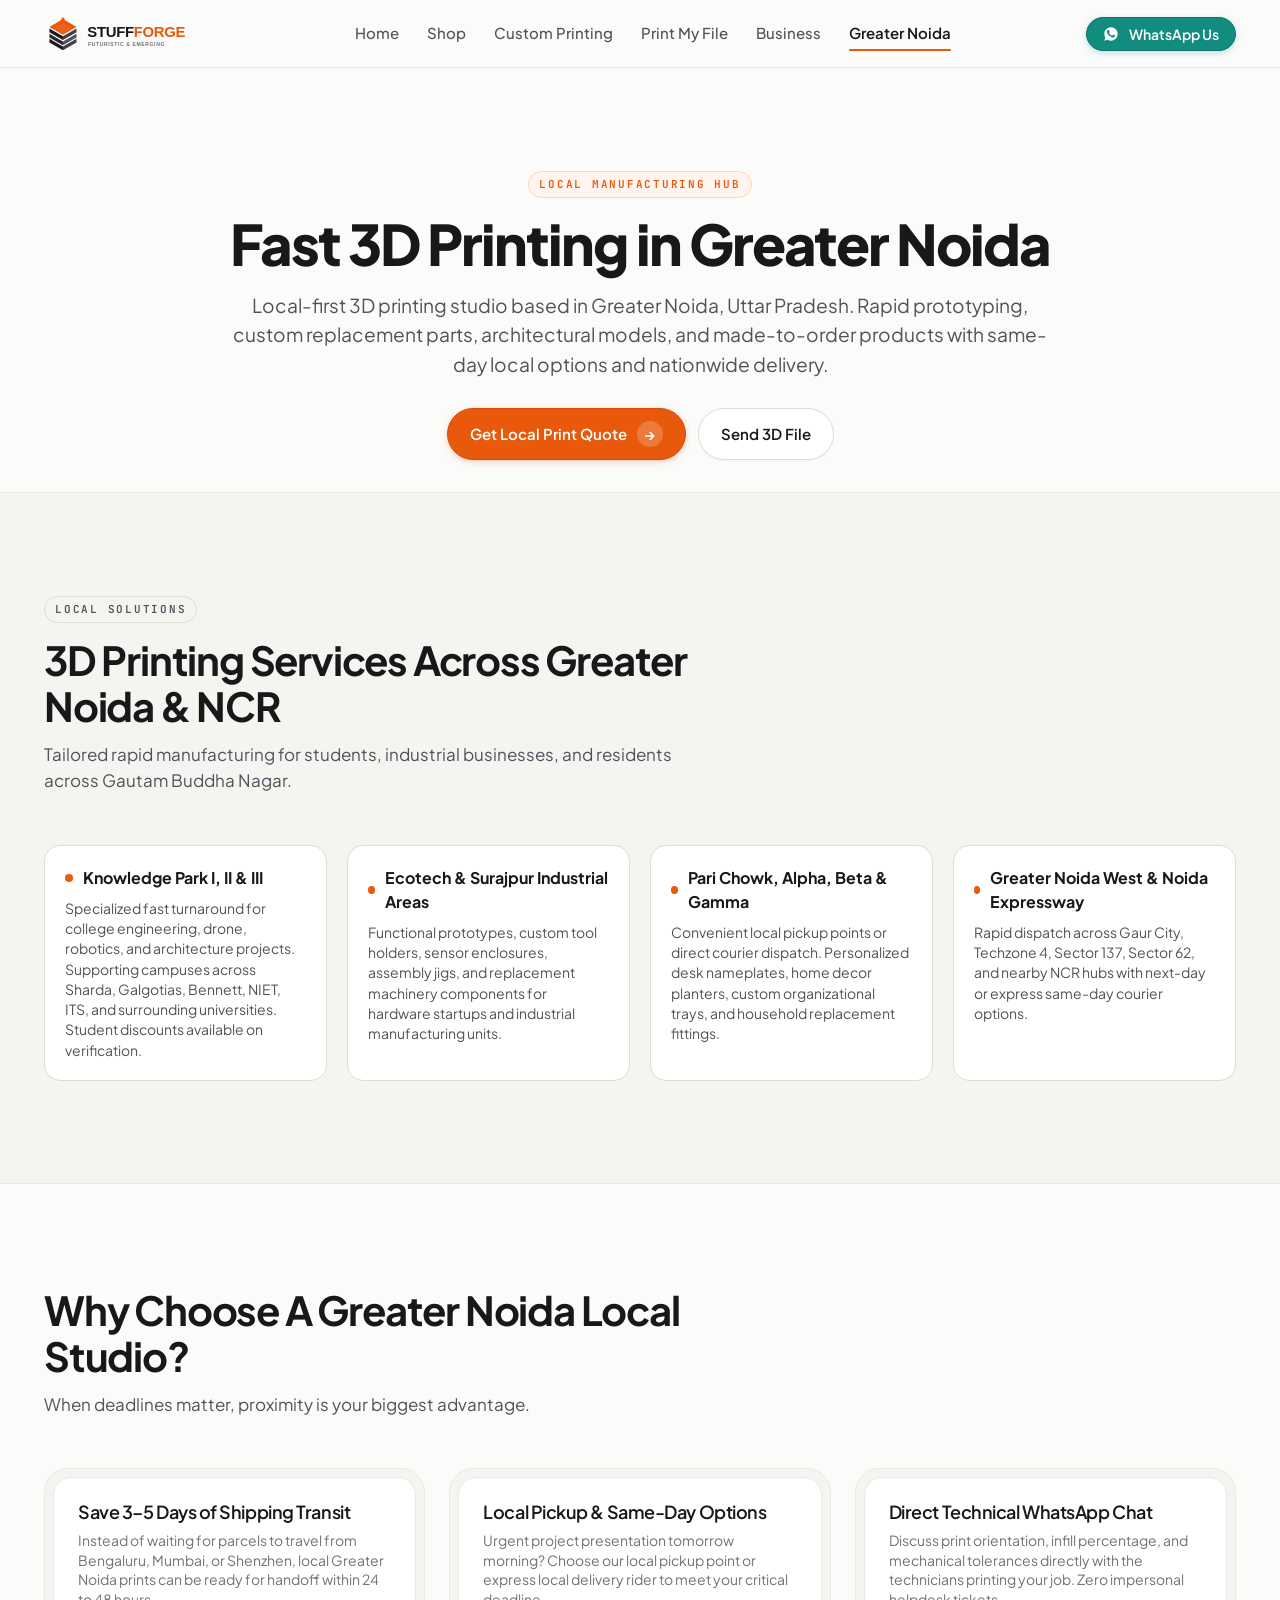
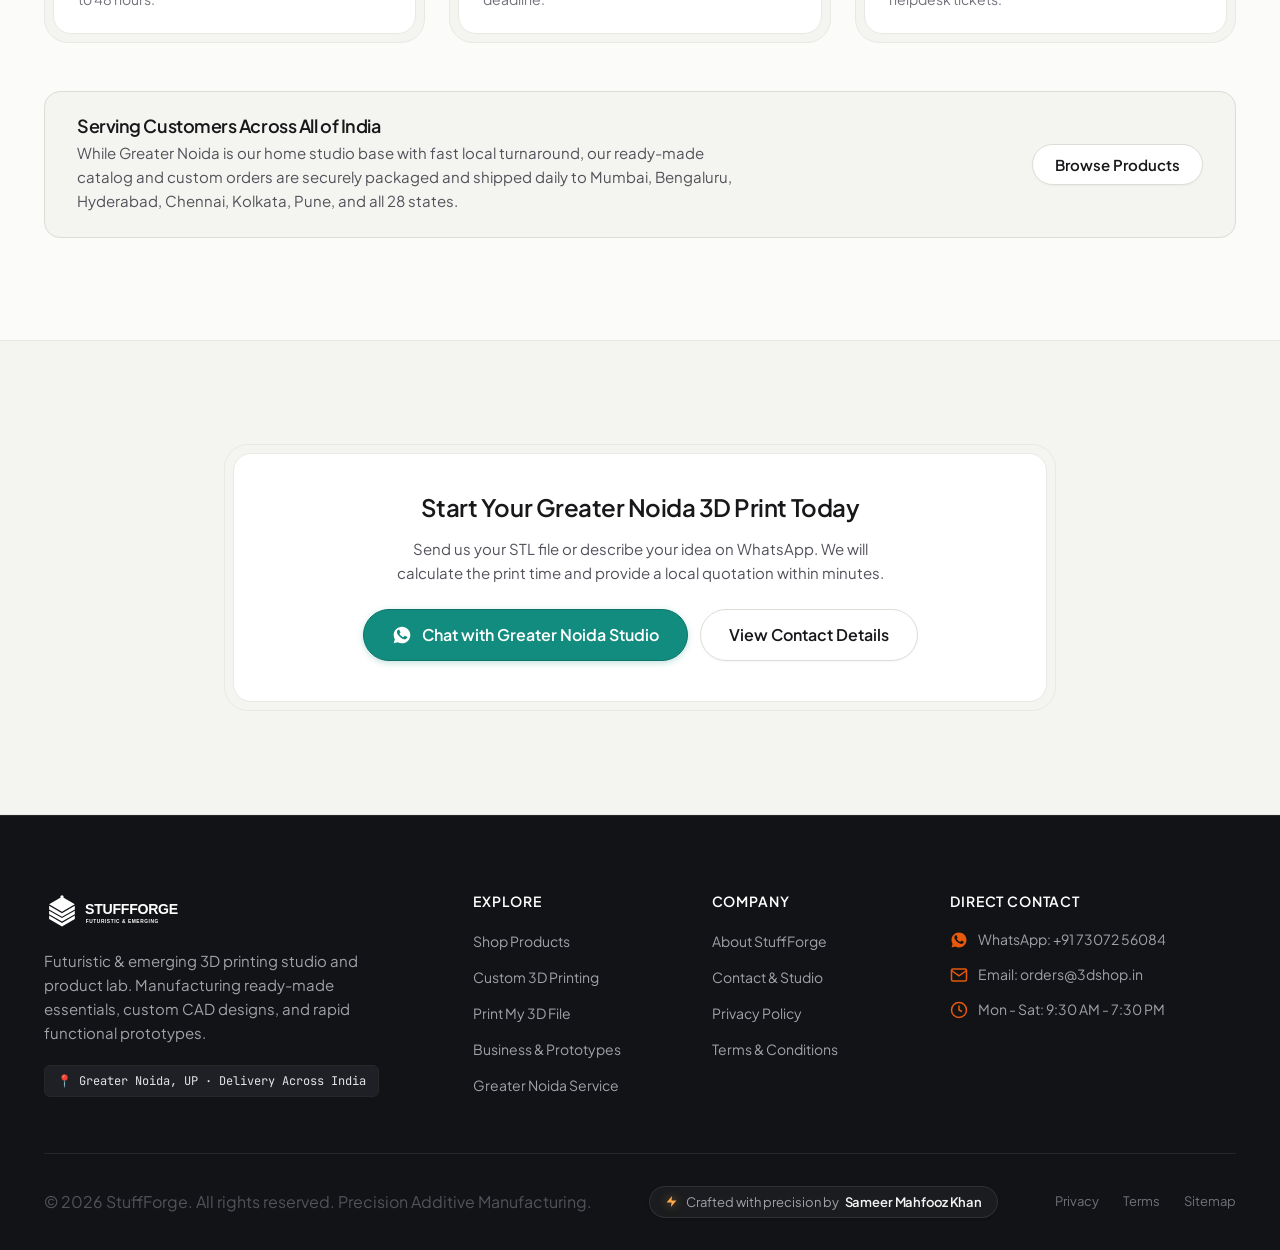
<file: 3d-printing-greater-noida.html>
<!DOCTYPE html>
<html lang="en">
<head>
  <meta charset="UTF-8">
  <meta name="viewport" content="width=device-width, initial-scale=1.0">
  <title>3D Printing Service in Greater Noida | StuffForge</title>
  <meta name="description" content="Fast 3D printing service in Greater Noida &amp; NCR. Rapid prototyping, custom CAD design, student project prints, and ready-made products with local pickup and Pan-India delivery.">
  <link rel="canonical" href="https://3dshop.in/3d-printing-greater-noida.html">

  <!-- Open Graph -->
  <meta property="og:type" content="website">
  <meta property="og:url" content="https://3dshop.in/3d-printing-greater-noida.html">
  <meta property="og:title" content="3D Printing Service in Greater Noida | StuffForge">
  <meta property="og:description" content="Local 3D printing studio in Greater Noida. Same-day &amp; next-day local turnaround for student projects, industrial prototypes, and custom prints.">
  <meta property="og:image" content="https://3dshop.in/assets/images/hero-studio-prints.jpg">

  <!-- Favicons & Manifest -->
  <link rel="icon" type="image/svg+xml" href="assets/logo/favicon.svg">
  <link rel="manifest" href="site.webmanifest">
  <meta name="theme-color" content="#18181B">

  <!-- Stylesheets -->
  <link rel="stylesheet" href="css/style.css">
  <link rel="stylesheet" href="css/components.css">
  <link rel="stylesheet" href="css/responsive.css">

  <!-- Schema.org LocalBusiness -->
  <script type="application/ld+json">
  {
    "@context": "https://schema.org",
    "@type": "LocalBusiness",
    "name": "StuffForge - Greater Noida",
    "image": "https://3dshop.in/assets/images/hero-studio-prints.jpg",
    "telephone": "+917307256084",
    "email": "orders@3dshop.in",
    "address": {
      "@type": "PostalAddress",
      "addressLocality": "Greater Noida",
      "addressRegion": "Uttar Pradesh",
      "postalCode": "201310",
      "addressCountry": "IN"
    },
    "geo": {
      "@type": "GeoCoordinates",
      "latitude": 28.4744,
      "longitude": 77.5040
    },
    "url": "https://3dshop.in/3d-printing-greater-noida.html",
    "openingHoursSpecification": [
      {
        "@type": "OpeningHoursSpecification",
        "dayOfWeek": ["Monday", "Tuesday", "Wednesday", "Thursday", "Friday", "Saturday"],
        "opens": "09:30",
        "closes": "19:30"
      }
    ],
    "areaServed": [
      "Greater Noida",
      "Noida",
      "Greater Noida West",
      "Knowledge Park",
      "Pari Chowk",
      "Ecotech",
      "Surajpur",
      "Delhi NCR",
      "India"
    ]
  }
  </script>
</head>
<body>

  <!-- Header -->
  <header class="site-header" role="banner">
    <div class="container header-container">
      <a href="index.html" class="logo-link" aria-label="StuffForge Homepage">
        <img src="assets/logo/logo.svg" alt="StuffForge Logo" class="logo-img" width="160" height="38">
      </a>

      <nav class="desktop-nav" aria-label="Main Navigation">
        <a href="index.html" class="nav-link">Home</a>
        <a href="shop.html" class="nav-link">Shop</a>
        <a href="custom-3d-printing.html" class="nav-link">Custom Printing</a>
        <a href="print-my-file.html" class="nav-link">Print My File</a>
        <a href="business.html" class="nav-link">Business</a>
        <a href="3d-printing-greater-noida.html" class="nav-link active">Greater Noida</a>
      </nav>

      <div class="header-actions">
        <button type="button" class="btn btn-sm btn-whatsapp btn-whatsapp-compact" data-whatsapp-action="greater-noida">
          <svg width="16" height="16" viewBox="0 0 24 24" fill="currentColor" aria-hidden="true" style="flex-shrink: 0;"><path fill-rule="evenodd" clip-rule="evenodd" d="M12 2C6.477 2 2 6.477 2 12c0 1.89.525 3.66 1.438 5.168L2 22l4.98-1.408A9.96 9.96 0 0 0 12 22c5.523 0 10-4.477 10-10S17.523 2 12 2zm5.405 13.924c-.228.644-1.127 1.23-1.603 1.306-.445.07-1.026.098-1.66-.107-.404-.13-1.002-.328-1.748-.65-3.08-1.332-5.09-4.444-5.244-4.65-.154-.205-1.25-1.663-1.25-3.172 0-1.51.785-2.253 1.066-2.56.281-.308.614-.385.82-.385.205 0 .41.002.589.011.189.01.44-.071.688.522.256.615.87 2.128.947 2.282.077.154.128.333.026.538-.103.205-.154.333-.308.513-.154.179-.323.4-.461.538-.154.154-.314.32-.135.628.179.308.796 1.311 1.706 2.121 1.171 1.042 2.16 1.365 2.468 1.519.308.154.487.128.667-.077.179-.205.769-.897.974-1.205.205-.308.41-.256.692-.154.282.103 1.794.846 2.102 1.001.308.154.513.23.589.36.077.127.077.742-.151 1.386z"/></svg>
          <span>WhatsApp Us</span>
        </button>

        <button type="button" class="mobile-nav-toggle" aria-label="Toggle navigation menu" aria-expanded="false">
          <span class="hamburger-icon">
            <span class="hamburger-line"></span>
            <span class="hamburger-line"></span>
            <span class="hamburger-line"></span>
          </span>
        </button>
      </div>
    </div>
  </header>

  <!-- Mobile Drawer -->
  <div class="mobile-drawer-overlay"></div>
  <aside class="mobile-drawer" aria-label="Mobile Navigation Drawer">
    <div class="mobile-drawer-header">
      <img src="assets/logo/logo.svg" alt="StuffForge Logo" class="mobile-drawer-logo" width="130" height="30">
      <button type="button" class="mobile-drawer-close" aria-label="Close navigation menu" title="Close menu">
        <svg width="20" height="20" viewBox="0 0 24 24" fill="none" stroke="currentColor" stroke-width="2.5" stroke-linecap="round" stroke-linejoin="round">
          <line x1="18" y1="6" x2="6" y2="18"></line>
          <line x1="6" y1="6" x2="18" y2="18"></line>
        </svg>
      </button>
    </div>
    <nav class="mobile-drawer-links">
      <a href="index.html" class="mobile-nav-link">Home</a>
      <a href="shop.html" class="mobile-nav-link">Shop Products</a>
      <a href="custom-3d-printing.html" class="mobile-nav-link">Custom 3D Printing</a>
      <a href="print-my-file.html" class="mobile-nav-link">Print My 3D File</a>
      <a href="business.html" class="mobile-nav-link">Business &amp; Prototypes</a>
      <a href="3d-printing-greater-noida.html" class="mobile-nav-link active">Greater Noida Service</a>
      <a href="about.html" class="mobile-nav-link">About Us</a>
      <a href="contact.html" class="mobile-nav-link">Contact</a>
    </nav>
    <div class="mobile-drawer-footer">
      <button type="button" class="btn btn-whatsapp" style="width: 100%;" data-whatsapp-action="greater-noida">
        <svg width="18" height="18" viewBox="0 0 24 24" fill="currentColor" aria-hidden="true" style="flex-shrink: 0;"><path fill-rule="evenodd" clip-rule="evenodd" d="M12 2C6.477 2 2 6.477 2 12c0 1.89.525 3.66 1.438 5.168L2 22l4.98-1.408A9.96 9.96 0 0 0 12 22c5.523 0 10-4.477 10-10S17.523 2 12 2zm5.405 13.924c-.228.644-1.127 1.23-1.603 1.306-.445.07-1.026.098-1.66-.107-.404-.13-1.002-.328-1.748-.65-3.08-1.332-5.09-4.444-5.244-4.65-.154-.205-1.25-1.663-1.25-3.172 0-1.51.785-2.253 1.066-2.56.281-.308.614-.385.82-.385.205 0 .41.002.589.011.189.01.44-.071.688.522.256.615.87 2.128.947 2.282.077.154.128.333.026.538-.103.205-.154.333-.308.513-.154.179-.323.4-.461.538-.154.154-.314.32-.135.628.179.308.796 1.311 1.706 2.121 1.171 1.042 2.16 1.365 2.468 1.519.308.154.487.128.667-.077.179-.205.769-.897.974-1.205.205-.308.41-.256.692-.154.282.103 1.794.846 2.102 1.001.308.154.513.23.589.36.077.127.077.742-.151 1.386z"/></svg>
        <span>Chat on WhatsApp</span>
      </button>
      <button type="button" class="btn btn-secondary mobile-drawer-close-btn" data-drawer-close aria-label="Close navigation menu" style="width: 100%; display: flex; align-items: center; justify-content: center; gap: 0.5rem; margin-top: 0.75rem;">
        <svg width="16" height="16" viewBox="0 0 24 24" fill="none" stroke="currentColor" stroke-width="2.5" stroke-linecap="round" stroke-linejoin="round">
          <line x1="18" y1="6" x2="6" y2="18"></line>
          <line x1="6" y1="6" x2="18" y2="18"></line>
        </svg>
        <span>Close Menu</span>
      </button>
    </div>
  </aside>

  <main id="main-content">
    <!-- Local Hero -->
    <section class="section" style="padding-bottom: 2rem;">
      <div class="container container-narrow" style="text-align: center;">
        <div class="eyebrow" style="margin-left: auto; margin-right: auto;">Local Manufacturing Hub</div>
        <h1 style="font-size: clamp(2.25rem, 5vw, 3.5rem); margin-bottom: 1rem; line-height: 1.12;">
          Fast 3D Printing in Greater Noida
        </h1>
        <p class="text-lead" style="margin-left: auto; margin-right: auto; max-width: 65ch;">
          Local-first 3D printing studio based in Greater Noida, Uttar Pradesh. Rapid prototyping, custom replacement parts, architectural models, and made-to-order products with same-day local options and nationwide delivery.
        </p>

        <div style="display: flex; justify-content: center; gap: 0.75rem; flex-wrap: wrap; margin-top: 1.75rem;">
          <button type="button" class="btn btn-primary" data-whatsapp-action="greater-noida">
            <span>Get Local Print Quote</span>
            <span class="btn-icon-wrap" aria-hidden="true">&rarr;</span>
          </button>
          <a href="print-my-file.html" class="btn btn-secondary">
            <span>Send 3D File</span>
          </a>
        </div>
      </div>
    </section>

    <!-- Local Services Breakdown -->
    <section class="section section-subtle">
      <div class="container">
        <div class="section-header">
          <div class="eyebrow eyebrow-neutral">Local Solutions</div>
          <h2 class="section-title">3D Printing Services Across Greater Noida &amp; NCR</h2>
          <p class="section-description">
            Tailored rapid manufacturing for students, industrial businesses, and residents across Gautam Buddha Nagar.
          </p>
        </div>

        <div class="local-zones-grid">
          <!-- Zone 1: Knowledge Park -->
          <div class="local-zone-card reveal-on-scroll">
            <div class="local-zone-header">
              <span class="local-zone-dot"></span>
              <span>Knowledge Park I, II &amp; III</span>
            </div>
            <p class="local-zone-text">
              Specialized fast turnaround for college engineering, drone, robotics, and architecture projects. Supporting campuses across Sharda, Galgotias, Bennett, NIET, ITS, and surrounding universities. Student discounts available on verification.
            </p>
          </div>

          <!-- Zone 2: Industrial Areas -->
          <div class="local-zone-card reveal-on-scroll">
            <div class="local-zone-header">
              <span class="local-zone-dot"></span>
              <span>Ecotech &amp; Surajpur Industrial Areas</span>
            </div>
            <p class="local-zone-text">
              Functional prototypes, custom tool holders, sensor enclosures, assembly jigs, and replacement machinery components for hardware startups and industrial manufacturing units.
            </p>
          </div>

          <!-- Zone 3: Central Sectors -->
          <div class="local-zone-card reveal-on-scroll">
            <div class="local-zone-header">
              <span class="local-zone-dot"></span>
              <span>Pari Chowk, Alpha, Beta &amp; Gamma</span>
            </div>
            <p class="local-zone-text">
              Convenient local pickup points or direct courier dispatch. Personalized desk nameplates, home decor planters, custom organizational trays, and household replacement fittings.
            </p>
          </div>

          <!-- Zone 4: Greater Noida West & Noida -->
          <div class="local-zone-card reveal-on-scroll">
            <div class="local-zone-header">
              <span class="local-zone-dot"></span>
              <span>Greater Noida West &amp; Noida Expressway</span>
            </div>
            <p class="local-zone-text">
              Rapid dispatch across Gaur City, Techzone 4, Sector 137, Sector 62, and nearby NCR hubs with next-day or express same-day courier options.
            </p>
          </div>
        </div>
      </div>
    </section>

    <!-- Local Advantages vs Ordering from Afar -->
    <section class="section">
      <div class="container">
        <div class="section-header">
          <h2 class="section-title">Why Choose A Greater Noida Local Studio?</h2>
          <p class="section-description">When deadlines matter, proximity is your biggest advantage.</p>
        </div>

        <div style="display: grid; grid-template-columns: repeat(auto-fit, minmax(min(100%, 260px), 1fr)); gap: 1.5rem;">
          <div class="card-shell reveal-on-scroll">
            <div class="card-inner">
              <h4 style="margin-bottom: 0.5rem;">Save 3–5 Days of Shipping Transit</h4>
              <p class="text-caption" style="font-size: 0.875rem;">Instead of waiting for parcels to travel from Bengaluru, Mumbai, or Shenzhen, local Greater Noida prints can be ready for handoff within 24 to 48 hours.</p>
            </div>
          </div>

          <div class="card-shell reveal-on-scroll">
            <div class="card-inner">
              <h4 style="margin-bottom: 0.5rem;">Local Pickup &amp; Same-Day Options</h4>
              <p class="text-caption" style="font-size: 0.875rem;">Urgent project presentation tomorrow morning? Choose our local pickup point or express local delivery rider to meet your critical deadline.</p>
            </div>
          </div>

          <div class="card-shell reveal-on-scroll">
            <div class="card-inner">
              <h4 style="margin-bottom: 0.5rem;">Direct Technical WhatsApp Chat</h4>
              <p class="text-caption" style="font-size: 0.875rem;">Discuss print orientation, infill percentage, and mechanical tolerances directly with the technicians printing your job. Zero impersonal helpdesk tickets.</p>
            </div>
          </div>
        </div>

        <!-- Pan-India Prominence Assurance -->
        <div style="margin-top: 3rem; background: var(--bg-subtle); border: 1px solid var(--border-default); border-radius: var(--radius-lg); padding: 1.5rem 2rem; display: flex; align-items: center; justify-content: space-between; flex-wrap: wrap; gap: 1.5rem;">
          <div style="max-width: 680px;">
            <h4 style="margin-bottom: 0.25rem;">Serving Customers Across All of India</h4>
            <p style="font-size: 0.9375rem; color: var(--text-secondary);">
              While Greater Noida is our home studio base with fast local turnaround, our ready-made catalog and custom orders are securely packaged and shipped daily to Mumbai, Bengaluru, Hyderabad, Chennai, Kolkata, Pune, and all 28 states.
            </p>
          </div>
          <a href="shop.html" class="btn btn-secondary">
            <span>Browse Products</span>
          </a>
        </div>
      </div>
    </section>

    <!-- Greater Noida Local Enquiry Box -->
    <section class="section section-subtle">
      <div class="container container-narrow" style="text-align: center;">
        <div class="card-shell">
          <div class="card-inner" style="padding: 2.5rem 1.5rem; align-items: center; text-align: center; gap: 1rem;">
            <h3>Start Your Greater Noida 3D Print Today</h3>
            <p style="max-width: 520px; font-size: 0.9375rem; color: var(--text-secondary);">
              Send us your STL file or describe your idea on WhatsApp. We will calculate the print time and provide a local quotation within minutes.
            </p>
            <div style="display: flex; gap: 0.75rem; flex-wrap: wrap; justify-content: center; margin-top: 0.5rem;">
              <button type="button" class="btn btn-lg btn-whatsapp" data-whatsapp-action="greater-noida">
              <svg width="20" height="20" viewBox="0 0 24 24" fill="currentColor" aria-hidden="true" style="flex-shrink: 0;"><path fill-rule="evenodd" clip-rule="evenodd" d="M12 2C6.477 2 2 6.477 2 12c0 1.89.525 3.66 1.438 5.168L2 22l4.98-1.408A9.96 9.96 0 0 0 12 22c5.523 0 10-4.477 10-10S17.523 2 12 2zm5.405 13.924c-.228.644-1.127 1.23-1.603 1.306-.445.07-1.026.098-1.66-.107-.404-.13-1.002-.328-1.748-.65-3.08-1.332-5.09-4.444-5.244-4.65-.154-.205-1.25-1.663-1.25-3.172 0-1.51.785-2.253 1.066-2.56.281-.308.614-.385.82-.385.205 0 .41.002.589.011.189.01.44-.071.688.522.256.615.87 2.128.947 2.282.077.154.128.333.026.538-.103.205-.154.333-.308.513-.154.179-.323.4-.461.538-.154.154-.314.32-.135.628.179.308.796 1.311 1.706 2.121 1.171 1.042 2.16 1.365 2.468 1.519.308.154.487.128.667-.077.179-.205.769-.897.974-1.205.205-.308.41-.256.692-.154.282.103 1.794.846 2.102 1.001.308.154.513.23.589.36.077.127.077.742-.151 1.386z"/></svg>
              <span>Chat with Greater Noida Studio</span>
            </button>
              <a href="contact.html" class="btn btn-lg btn-secondary">
                <span>View Contact Details</span>
              </a>
            </div>
          </div>
        </div>
      </div>
    </section>
  </main>

  <!-- Mobile Bottom Sticky Bar -->
  <div class="mobile-bottom-bar">
    <div class="mobile-bottom-bar-inner">
      <button type="button" class="btn btn-whatsapp" data-whatsapp-action="greater-noida">
        <svg width="18" height="18" viewBox="0 0 24 24" fill="currentColor" aria-hidden="true" style="flex-shrink: 0;"><path fill-rule="evenodd" clip-rule="evenodd" d="M12 2C6.477 2 2 6.477 2 12c0 1.89.525 3.66 1.438 5.168L2 22l4.98-1.408A9.96 9.96 0 0 0 12 22c5.523 0 10-4.477 10-10S17.523 2 12 2zm5.405 13.924c-.228.644-1.127 1.23-1.603 1.306-.445.07-1.026.098-1.66-.107-.404-.13-1.002-.328-1.748-.65-3.08-1.332-5.09-4.444-5.244-4.65-.154-.205-1.25-1.663-1.25-3.172 0-1.51.785-2.253 1.066-2.56.281-.308.614-.385.82-.385.205 0 .41.002.589.011.189.01.44-.071.688.522.256.615.87 2.128.947 2.282.077.154.128.333.026.538-.103.205-.154.333-.308.513-.154.179-.323.4-.461.538-.154.154-.314.32-.135.628.179.308.796 1.311 1.706 2.121 1.171 1.042 2.16 1.365 2.468 1.519.308.154.487.128.667-.077.179-.205.769-.897.974-1.205.205-.308.41-.256.692-.154.282.103 1.794.846 2.102 1.001.308.154.513.23.589.36.077.127.077.742-.151 1.386z"/></svg>
        <span>Chat with Local Greater Noida Team</span>
      </button>
    </div>
  </div>

    <!-- Footer -->
  <footer class="site-footer" role="contentinfo">
    <div class="container">
      <div class="footer-top">
        <div class="footer-brand">
          <a href="index.html">
            <img src="assets/logo/logo.svg" alt="StuffForge Logo" class="footer-logo" width="150" height="36">
          </a>
          <p class="footer-tagline">
            Futuristic &amp; emerging 3D printing studio and product lab. Manufacturing ready-made essentials, custom CAD designs, and rapid functional prototypes.
          </p>
          <div class="footer-service-pill">
            <span>📍 Greater Noida, UP · Delivery Across India</span>
          </div>
        </div>

        <div>
          <h4 class="footer-col-title">Explore</h4>
          <ul class="footer-links">
            <li><a href="shop.html" class="footer-link">Shop Products</a></li>
            <li><a href="custom-3d-printing.html" class="footer-link">Custom 3D Printing</a></li>
            <li><a href="print-my-file.html" class="footer-link">Print My 3D File</a></li>
            <li><a href="business.html" class="footer-link">Business &amp; Prototypes</a></li>
            <li><a href="3d-printing-greater-noida.html" class="footer-link">Greater Noida Service</a></li>
          </ul>
        </div>

        <div>
          <h4 class="footer-col-title">Company</h4>
          <ul class="footer-links">
            <li><a href="about.html" class="footer-link">About StuffForge</a></li>
            <li><a href="contact.html" class="footer-link">Contact &amp; Studio</a></li>
            <li><a href="privacy-policy.html" class="footer-link">Privacy Policy</a></li>
            <li><a href="terms.html" class="footer-link">Terms &amp; Conditions</a></li>
          </ul>
        </div>

        <div>
          <h4 class="footer-col-title">Direct Contact</h4>
          <div class="footer-contact-block">
            <div class="footer-contact-item">
              <svg width="18" height="18" viewBox="0 0 24 24" fill="currentColor" aria-hidden="true" style="flex-shrink: 0;">
                <path fill-rule="evenodd" clip-rule="evenodd" d="M12 2C6.477 2 2 6.477 2 12c0 1.89.525 3.66 1.438 5.168L2 22l4.98-1.408A9.96 9.96 0 0 0 12 22c5.523 0 10-4.477 10-10S17.523 2 12 2zm5.405 13.924c-.228.644-1.127 1.23-1.603 1.306-.445.07-1.026.098-1.66-.107-.404-.13-1.002-.328-1.748-.65-3.08-1.332-5.09-4.444-5.244-4.65-.154-.205-1.25-1.663-1.25-3.172 0-1.51.785-2.253 1.066-2.56.281-.308.614-.385.82-.385.205 0 .41.002.589.011.189.01.44-.071.688.522.256.615.87 2.128.947 2.282.077.154.128.333.026.538-.103.205-.154.333-.308.513-.154.179-.323.4-.461.538-.154.154-.314.32-.135.628.179.308.796 1.311 1.706 2.121 1.171 1.042 2.16 1.365 2.468 1.519.308.154.487.128.667-.077.179-.205.769-.897.974-1.205.205-.308.41-.256.692-.154.282.103 1.794.846 2.102 1.001.308.154.513.23.589.36.077.127.077.742-.151 1.386z"/>
              </svg>
              <span>WhatsApp: +91 73072 56084</span>
            </div>
            <div class="footer-contact-item">
              <svg width="18" height="18" viewBox="0 0 24 24" fill="none" stroke="currentColor" stroke-width="2" aria-hidden="true" style="flex-shrink: 0;">
                <path d="M4 4h16c1.1 0 2 .9 2 2v12c0 1.1-.9 2-2 2H4c-1.1 0-2-.9-2-2V6c0-1.1.9-2 2-2z"></path>
                <polyline points="22,6 12,13 2,6"></polyline>
              </svg>
              <span>Email: orders@3dshop.in</span>
            </div>
            <div class="footer-contact-item">
              <svg width="18" height="18" viewBox="0 0 24 24" fill="none" stroke="currentColor" stroke-width="2" aria-hidden="true" style="flex-shrink: 0;">
                <circle cx="12" cy="12" r="10"></circle>
                <polyline points="12 6 12 12 16 14"></polyline>
              </svg>
              <span>Mon - Sat: 9:30 AM - 7:30 PM</span>
            </div>
          </div>
        </div>
      </div>

      <div class="footer-bottom">
        <p>© <span class="current-year">2026</span> StuffForge. All rights reserved. Precision Additive Manufacturing.</p>
        <div class="footer-creator-credit">
          <span class="creator-badge">
            <svg class="creator-icon" width="13" height="13" viewBox="0 0 24 24" fill="currentColor" aria-hidden="true">
              <path d="M13 2L3 14h9l-1 8 10-12h-9l1-8z"/>
            </svg>
            <span class="creator-text">
              Crafted with precision by <span class="creator-name">Sameer Mahfooz Khan</span>
            </span>
          </span>
        </div>
        <div class="footer-legal-links">
          <a href="privacy-policy.html">Privacy</a>
          <a href="terms.html">Terms</a>
          <a href="sitemap.xml">Sitemap</a>
        </div>
      </div>
    </div>
  </footer>

  <!-- Scripts -->
  <script src="js/whatsapp.js"></script>
  <script src="js/products.js"></script>
  <script src="js/main.js"></script>
</body>
</html>
</file>
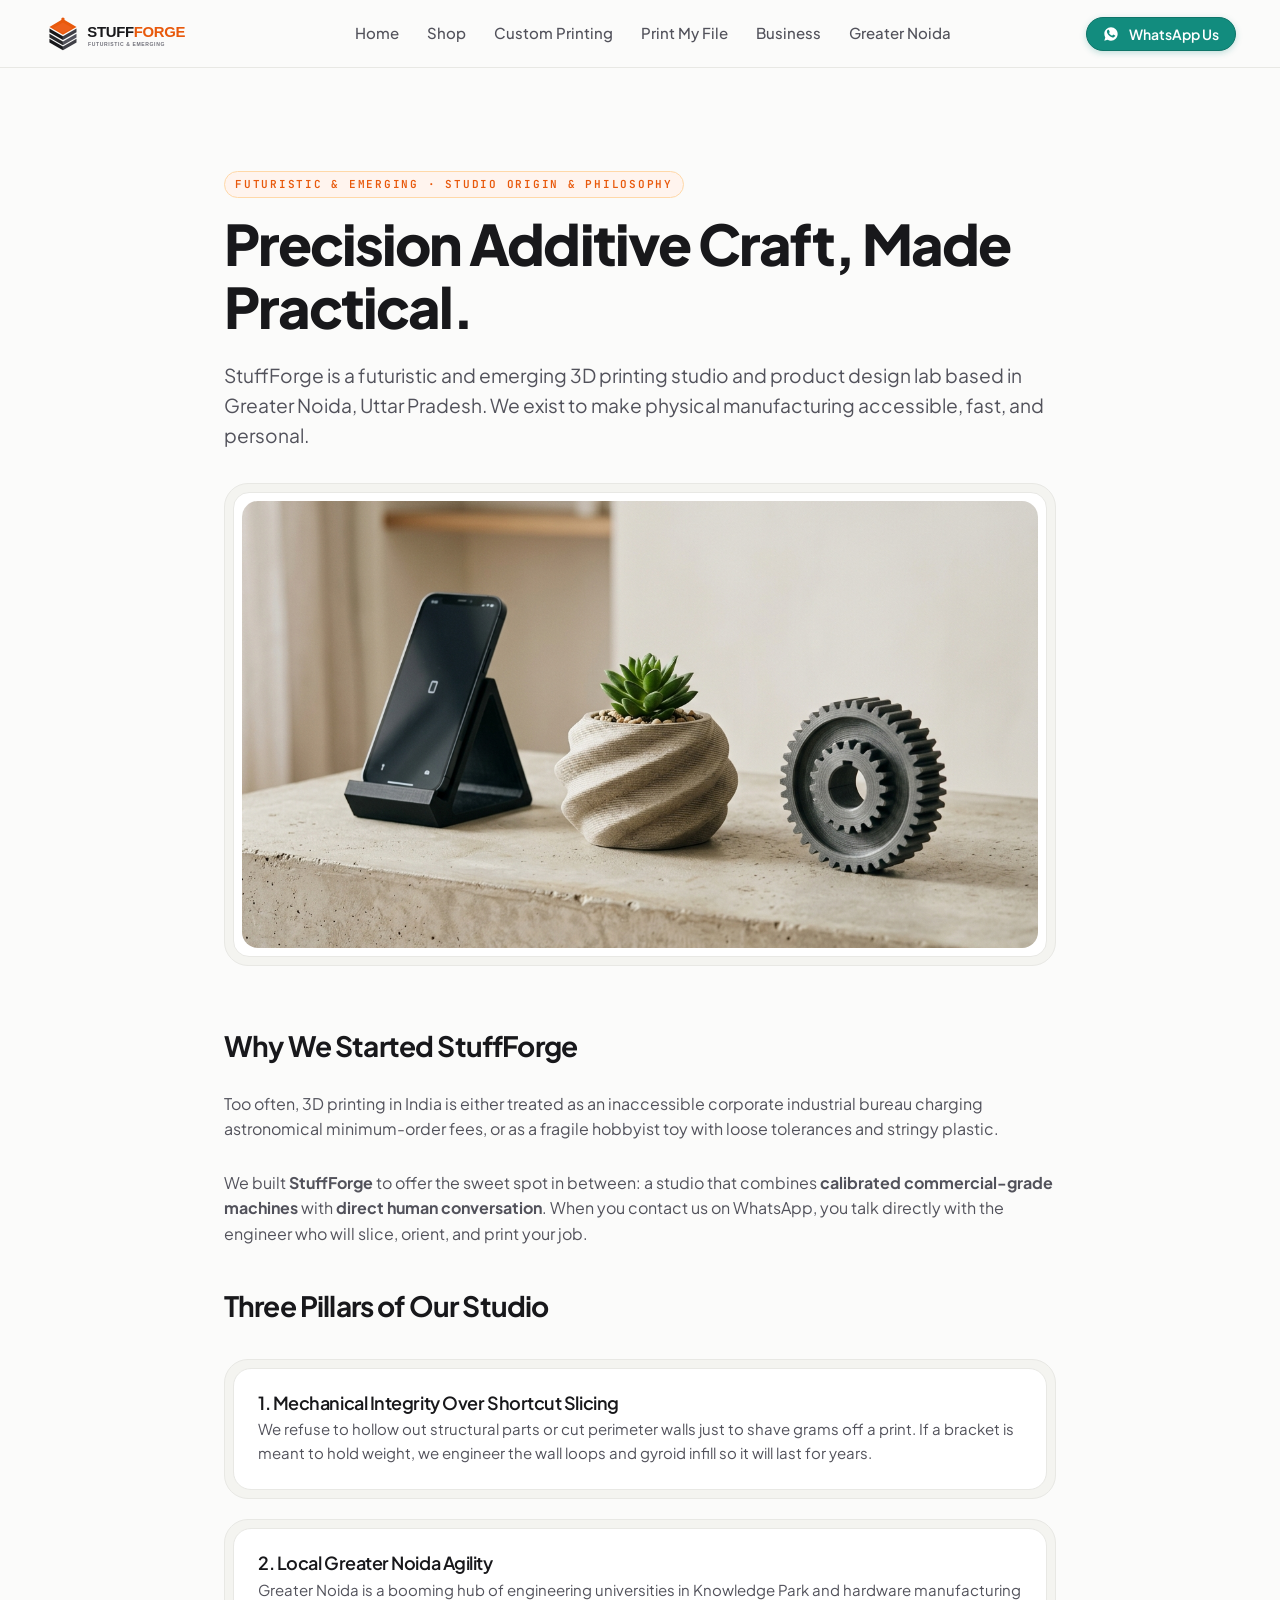
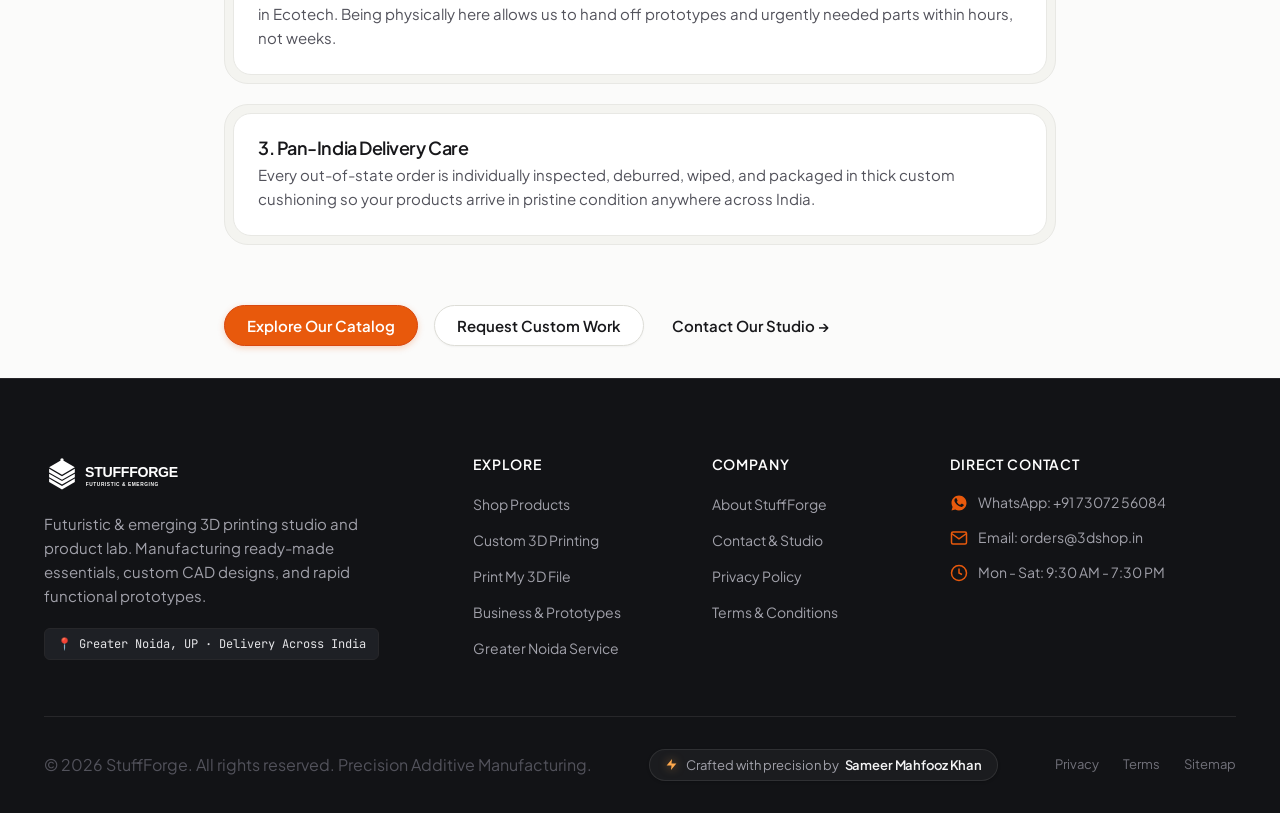
<file: about.html>
<!DOCTYPE html>
<html lang="en">
<head>
  <meta charset="UTF-8">
  <meta name="viewport" content="width=device-width, initial-scale=1.0">
  <title>About StuffForge | Futuristic &amp; Emerging 3D Printing Studio</title>
  <meta name="description" content="Learn about StuffForge — a futuristic and emerging 3D printing studio and product design lab based in Greater Noida, India. Dedicated to precision manufacturing and honest craftsmanship.">
  <link rel="canonical" href="https://3dshop.in/about.html">

  <!-- Open Graph -->
  <meta property="og:type" content="website">
  <meta property="og:url" content="https://3dshop.in/about.html">
  <meta property="og:title" content="About StuffForge | Futuristic &amp; Emerging 3D Printing Studio">
  <meta property="og:description" content="Manufacturing ready-made essentials, custom CAD designs, and rapid functional prototypes with studio care.">
  <meta property="og:image" content="https://3dshop.in/assets/images/hero-studio-prints.jpg">

  <!-- Favicons & Manifest -->
  <link rel="icon" type="image/svg+xml" href="assets/logo/favicon.svg">
  <link rel="manifest" href="site.webmanifest">
  <meta name="theme-color" content="#18181B">

  <!-- Stylesheets -->
  <link rel="stylesheet" href="css/style.css">
  <link rel="stylesheet" href="css/components.css">
  <link rel="stylesheet" href="css/responsive.css">
</head>
<body>

  <!-- Header -->
  <header class="site-header" role="banner">
    <div class="container header-container">
      <a href="index.html" class="logo-link" aria-label="StuffForge Homepage">
        <img src="assets/logo/logo.svg" alt="StuffForge Logo" class="logo-img" width="160" height="38">
      </a>

      <nav class="desktop-nav" aria-label="Main Navigation">
        <a href="index.html" class="nav-link">Home</a>
        <a href="shop.html" class="nav-link">Shop</a>
        <a href="custom-3d-printing.html" class="nav-link">Custom Printing</a>
        <a href="print-my-file.html" class="nav-link">Print My File</a>
        <a href="business.html" class="nav-link">Business</a>
        <a href="3d-printing-greater-noida.html" class="nav-link">Greater Noida</a>
      </nav>

      <div class="header-actions">
        <button type="button" class="btn btn-sm btn-whatsapp btn-whatsapp-compact" data-whatsapp-action="general">
          <svg width="16" height="16" viewBox="0 0 24 24" fill="currentColor" aria-hidden="true" style="flex-shrink: 0;"><path fill-rule="evenodd" clip-rule="evenodd" d="M12 2C6.477 2 2 6.477 2 12c0 1.89.525 3.66 1.438 5.168L2 22l4.98-1.408A9.96 9.96 0 0 0 12 22c5.523 0 10-4.477 10-10S17.523 2 12 2zm5.405 13.924c-.228.644-1.127 1.23-1.603 1.306-.445.07-1.026.098-1.66-.107-.404-.13-1.002-.328-1.748-.65-3.08-1.332-5.09-4.444-5.244-4.65-.154-.205-1.25-1.663-1.25-3.172 0-1.51.785-2.253 1.066-2.56.281-.308.614-.385.82-.385.205 0 .41.002.589.011.189.01.44-.071.688.522.256.615.87 2.128.947 2.282.077.154.128.333.026.538-.103.205-.154.333-.308.513-.154.179-.323.4-.461.538-.154.154-.314.32-.135.628.179.308.796 1.311 1.706 2.121 1.171 1.042 2.16 1.365 2.468 1.519.308.154.487.128.667-.077.179-.205.769-.897.974-1.205.205-.308.41-.256.692-.154.282.103 1.794.846 2.102 1.001.308.154.513.23.589.36.077.127.077.742-.151 1.386z"/></svg>
          <span>WhatsApp Us</span>
        </button>

        <button type="button" class="mobile-nav-toggle" aria-label="Toggle navigation menu" aria-expanded="false">
          <span class="hamburger-icon">
            <span class="hamburger-line"></span>
            <span class="hamburger-line"></span>
            <span class="hamburger-line"></span>
          </span>
        </button>
      </div>
    </div>
  </header>

  <!-- Mobile Drawer -->
  <div class="mobile-drawer-overlay"></div>
  <aside class="mobile-drawer" aria-label="Mobile Navigation Drawer">
    <div class="mobile-drawer-header">
      <img src="assets/logo/logo.svg" alt="StuffForge Logo" class="mobile-drawer-logo" width="130" height="30">
      <button type="button" class="mobile-drawer-close" aria-label="Close navigation menu" title="Close menu">
        <svg width="20" height="20" viewBox="0 0 24 24" fill="none" stroke="currentColor" stroke-width="2.5" stroke-linecap="round" stroke-linejoin="round">
          <line x1="18" y1="6" x2="6" y2="18"></line>
          <line x1="6" y1="6" x2="18" y2="18"></line>
        </svg>
      </button>
    </div>
    <nav class="mobile-drawer-links">
      <a href="index.html" class="mobile-nav-link">Home</a>
      <a href="shop.html" class="mobile-nav-link">Shop Products</a>
      <a href="custom-3d-printing.html" class="mobile-nav-link">Custom 3D Printing</a>
      <a href="print-my-file.html" class="mobile-nav-link">Print My 3D File</a>
      <a href="business.html" class="mobile-nav-link">Business &amp; Prototypes</a>
      <a href="3d-printing-greater-noida.html" class="mobile-nav-link">Greater Noida Service</a>
      <a href="about.html" class="mobile-nav-link active">About Us</a>
      <a href="contact.html" class="mobile-nav-link">Contact</a>
    </nav>
    <div class="mobile-drawer-footer">
      <button type="button" class="btn btn-whatsapp" style="width: 100%;" data-whatsapp-action="general">
        <svg width="18" height="18" viewBox="0 0 24 24" fill="currentColor" aria-hidden="true" style="flex-shrink: 0;"><path fill-rule="evenodd" clip-rule="evenodd" d="M12 2C6.477 2 2 6.477 2 12c0 1.89.525 3.66 1.438 5.168L2 22l4.98-1.408A9.96 9.96 0 0 0 12 22c5.523 0 10-4.477 10-10S17.523 2 12 2zm5.405 13.924c-.228.644-1.127 1.23-1.603 1.306-.445.07-1.026.098-1.66-.107-.404-.13-1.002-.328-1.748-.65-3.08-1.332-5.09-4.444-5.244-4.65-.154-.205-1.25-1.663-1.25-3.172 0-1.51.785-2.253 1.066-2.56.281-.308.614-.385.82-.385.205 0 .41.002.589.011.189.01.44-.071.688.522.256.615.87 2.128.947 2.282.077.154.128.333.026.538-.103.205-.154.333-.308.513-.154.179-.323.4-.461.538-.154.154-.314.32-.135.628.179.308.796 1.311 1.706 2.121 1.171 1.042 2.16 1.365 2.468 1.519.308.154.487.128.667-.077.179-.205.769-.897.974-1.205.205-.308.41-.256.692-.154.282.103 1.794.846 2.102 1.001.308.154.513.23.589.36.077.127.077.742-.151 1.386z"/></svg>
        <span>Chat on WhatsApp</span>
      </button>
      <button type="button" class="btn btn-secondary mobile-drawer-close-btn" data-drawer-close aria-label="Close navigation menu" style="width: 100%; display: flex; align-items: center; justify-content: center; gap: 0.5rem; margin-top: 0.75rem;">
        <svg width="16" height="16" viewBox="0 0 24 24" fill="none" stroke="currentColor" stroke-width="2.5" stroke-linecap="round" stroke-linejoin="round">
          <line x1="18" y1="6" x2="6" y2="18"></line>
          <line x1="6" y1="6" x2="18" y2="18"></line>
        </svg>
        <span>Close Menu</span>
      </button>
    </div>
  </aside>

  <main id="main-content">
    <section class="section" style="padding-bottom: 2rem;">
      <div class="container container-narrow">
        <div class="eyebrow">Futuristic &amp; Emerging · Studio Origin &amp; Philosophy</div>
        <h1 style="font-size: clamp(2.25rem, 5vw, 3.5rem); margin-bottom: 1.5rem; line-height: 1.12;">
          Precision Additive Craft, Made Practical.
        </h1>
        <p class="text-lead" style="margin-bottom: 2rem;">
          StuffForge is a futuristic and emerging 3D printing studio and product design lab based in Greater Noida, Uttar Pradesh. We exist to make physical manufacturing accessible, fast, and personal.
        </p>

        <div class="card-shell" style="margin-bottom: 3rem;">
          <div class="card-inner" style="padding: 0.5rem; overflow: hidden; border-radius: calc(var(--radius-xl) - 0.5rem);">
            <img src="assets/images/hero-studio-prints.jpg" alt="StuffForge Studio Workbench" style="width: 100%; border-radius: var(--radius-lg); aspect-ratio: 16/9; object-fit: cover;">
          </div>
        </div>

        <div style="display: flex; flex-direction: column; gap: 1.75rem; font-size: 1.0625rem; line-height: 1.7; color: var(--text-secondary);">
          <h2 style="color: var(--text-primary); font-size: 1.75rem; margin-top: 1rem;">Why We Started StuffForge</h2>
          <p>
            Too often, 3D printing in India is either treated as an inaccessible corporate industrial bureau charging astronomical minimum-order fees, or as a fragile hobbyist toy with loose tolerances and stringy plastic.
          </p>
          <p>
            We built <strong>StuffForge</strong> to offer the sweet spot in between: a studio that combines <strong>calibrated commercial-grade machines</strong> with <strong>direct human conversation</strong>. When you contact us on WhatsApp, you talk directly with the engineer who will slice, orient, and print your job.
          </p>

          <h2 style="color: var(--text-primary); font-size: 1.75rem; margin-top: 1rem;">Three Pillars of Our Studio</h2>
          
          <div style="display: grid; grid-template-columns: 1fr; gap: 1.25rem; margin-top: 0.5rem;">
            <div class="card-shell">
              <div class="card-inner">
                <h4 style="margin-bottom: 0.25rem; color: var(--text-primary);">1. Mechanical Integrity Over Shortcut Slicing</h4>
                <p style="font-size: 0.9375rem;">We refuse to hollow out structural parts or cut perimeter walls just to shave grams off a print. If a bracket is meant to hold weight, we engineer the wall loops and gyroid infill so it will last for years.</p>
              </div>
            </div>

            <div class="card-shell">
              <div class="card-inner">
                <h4 style="margin-bottom: 0.25rem; color: var(--text-primary);">2. Local Greater Noida Agility</h4>
                <p style="font-size: 0.9375rem;">Greater Noida is a booming hub of engineering universities in Knowledge Park and hardware manufacturing in Ecotech. Being physically here allows us to hand off prototypes and urgently needed parts within hours, not weeks.</p>
              </div>
            </div>

            <div class="card-shell">
              <div class="card-inner">
                <h4 style="margin-bottom: 0.25rem; color: var(--text-primary);">3. Pan-India Delivery Care</h4>
                <p style="font-size: 0.9375rem;">Every out-of-state order is individually inspected, deburred, wiped, and packaged in thick custom cushioning so your products arrive in pristine condition anywhere across India.</p>
              </div>
            </div>
          </div>

          <div style="display: flex; gap: 1rem; flex-wrap: wrap; margin-top: 2rem;">
            <a href="shop.html" class="btn btn-primary">Explore Our Catalog</a>
            <a href="custom-3d-printing.html" class="btn btn-secondary">Request Custom Work</a>
            <a href="contact.html" class="btn btn-ghost">Contact Our Studio &rarr;</a>
          </div>
        </div>
      </div>
    </section>
  </main>

  <!-- Mobile Bottom Sticky Bar -->
  <div class="mobile-bottom-bar">
    <div class="mobile-bottom-bar-inner">
      <button type="button" class="btn btn-whatsapp" data-whatsapp-action="general">
        <svg width="18" height="18" viewBox="0 0 24 24" fill="currentColor" aria-hidden="true" style="flex-shrink: 0;"><path fill-rule="evenodd" clip-rule="evenodd" d="M12 2C6.477 2 2 6.477 2 12c0 1.89.525 3.66 1.438 5.168L2 22l4.98-1.408A9.96 9.96 0 0 0 12 22c5.523 0 10-4.477 10-10S17.523 2 12 2zm5.405 13.924c-.228.644-1.127 1.23-1.603 1.306-.445.07-1.026.098-1.66-.107-.404-.13-1.002-.328-1.748-.65-3.08-1.332-5.09-4.444-5.244-4.65-.154-.205-1.25-1.663-1.25-3.172 0-1.51.785-2.253 1.066-2.56.281-.308.614-.385.82-.385.205 0 .41.002.589.011.189.01.44-.071.688.522.256.615.87 2.128.947 2.282.077.154.128.333.026.538-.103.205-.154.333-.308.513-.154.179-.323.4-.461.538-.154.154-.314.32-.135.628.179.308.796 1.311 1.706 2.121 1.171 1.042 2.16 1.365 2.468 1.519.308.154.487.128.667-.077.179-.205.769-.897.974-1.205.205-.308.41-.256.692-.154.282.103 1.794.846 2.102 1.001.308.154.513.23.589.36.077.127.077.742-.151 1.386z"/></svg>
        <span>Chat with StuffForge Team</span>
      </button>
    </div>
  </div>

    <!-- Footer -->
  <footer class="site-footer" role="contentinfo">
    <div class="container">
      <div class="footer-top">
        <div class="footer-brand">
          <a href="index.html">
            <img src="assets/logo/logo.svg" alt="StuffForge Logo" class="footer-logo" width="150" height="36">
          </a>
          <p class="footer-tagline">
            Futuristic &amp; emerging 3D printing studio and product lab. Manufacturing ready-made essentials, custom CAD designs, and rapid functional prototypes.
          </p>
          <div class="footer-service-pill">
            <span>📍 Greater Noida, UP · Delivery Across India</span>
          </div>
        </div>

        <div>
          <h4 class="footer-col-title">Explore</h4>
          <ul class="footer-links">
            <li><a href="shop.html" class="footer-link">Shop Products</a></li>
            <li><a href="custom-3d-printing.html" class="footer-link">Custom 3D Printing</a></li>
            <li><a href="print-my-file.html" class="footer-link">Print My 3D File</a></li>
            <li><a href="business.html" class="footer-link">Business &amp; Prototypes</a></li>
            <li><a href="3d-printing-greater-noida.html" class="footer-link">Greater Noida Service</a></li>
          </ul>
        </div>

        <div>
          <h4 class="footer-col-title">Company</h4>
          <ul class="footer-links">
            <li><a href="about.html" class="footer-link">About StuffForge</a></li>
            <li><a href="contact.html" class="footer-link">Contact &amp; Studio</a></li>
            <li><a href="privacy-policy.html" class="footer-link">Privacy Policy</a></li>
            <li><a href="terms.html" class="footer-link">Terms &amp; Conditions</a></li>
          </ul>
        </div>

        <div>
          <h4 class="footer-col-title">Direct Contact</h4>
          <div class="footer-contact-block">
            <div class="footer-contact-item">
              <svg width="18" height="18" viewBox="0 0 24 24" fill="currentColor" aria-hidden="true" style="flex-shrink: 0;">
                <path fill-rule="evenodd" clip-rule="evenodd" d="M12 2C6.477 2 2 6.477 2 12c0 1.89.525 3.66 1.438 5.168L2 22l4.98-1.408A9.96 9.96 0 0 0 12 22c5.523 0 10-4.477 10-10S17.523 2 12 2zm5.405 13.924c-.228.644-1.127 1.23-1.603 1.306-.445.07-1.026.098-1.66-.107-.404-.13-1.002-.328-1.748-.65-3.08-1.332-5.09-4.444-5.244-4.65-.154-.205-1.25-1.663-1.25-3.172 0-1.51.785-2.253 1.066-2.56.281-.308.614-.385.82-.385.205 0 .41.002.589.011.189.01.44-.071.688.522.256.615.87 2.128.947 2.282.077.154.128.333.026.538-.103.205-.154.333-.308.513-.154.179-.323.4-.461.538-.154.154-.314.32-.135.628.179.308.796 1.311 1.706 2.121 1.171 1.042 2.16 1.365 2.468 1.519.308.154.487.128.667-.077.179-.205.769-.897.974-1.205.205-.308.41-.256.692-.154.282.103 1.794.846 2.102 1.001.308.154.513.23.589.36.077.127.077.742-.151 1.386z"/>
              </svg>
              <span>WhatsApp: +91 73072 56084</span>
            </div>
            <div class="footer-contact-item">
              <svg width="18" height="18" viewBox="0 0 24 24" fill="none" stroke="currentColor" stroke-width="2" aria-hidden="true" style="flex-shrink: 0;">
                <path d="M4 4h16c1.1 0 2 .9 2 2v12c0 1.1-.9 2-2 2H4c-1.1 0-2-.9-2-2V6c0-1.1.9-2 2-2z"></path>
                <polyline points="22,6 12,13 2,6"></polyline>
              </svg>
              <span>Email: orders@3dshop.in</span>
            </div>
            <div class="footer-contact-item">
              <svg width="18" height="18" viewBox="0 0 24 24" fill="none" stroke="currentColor" stroke-width="2" aria-hidden="true" style="flex-shrink: 0;">
                <circle cx="12" cy="12" r="10"></circle>
                <polyline points="12 6 12 12 16 14"></polyline>
              </svg>
              <span>Mon - Sat: 9:30 AM - 7:30 PM</span>
            </div>
          </div>
        </div>
      </div>

      <div class="footer-bottom">
        <p>© <span class="current-year">2026</span> StuffForge. All rights reserved. Precision Additive Manufacturing.</p>
        <div class="footer-creator-credit">
          <span class="creator-badge">
            <svg class="creator-icon" width="13" height="13" viewBox="0 0 24 24" fill="currentColor" aria-hidden="true">
              <path d="M13 2L3 14h9l-1 8 10-12h-9l1-8z"/>
            </svg>
            <span class="creator-text">
              Crafted with precision by <span class="creator-name">Sameer Mahfooz Khan</span>
            </span>
          </span>
        </div>
        <div class="footer-legal-links">
          <a href="privacy-policy.html">Privacy</a>
          <a href="terms.html">Terms</a>
          <a href="sitemap.xml">Sitemap</a>
        </div>
      </div>
    </div>
  </footer>

  <!-- Scripts -->
  <script src="js/whatsapp.js"></script>
  <script src="js/products.js"></script>
  <script src="js/main.js"></script>
</body>
</html>
</file>
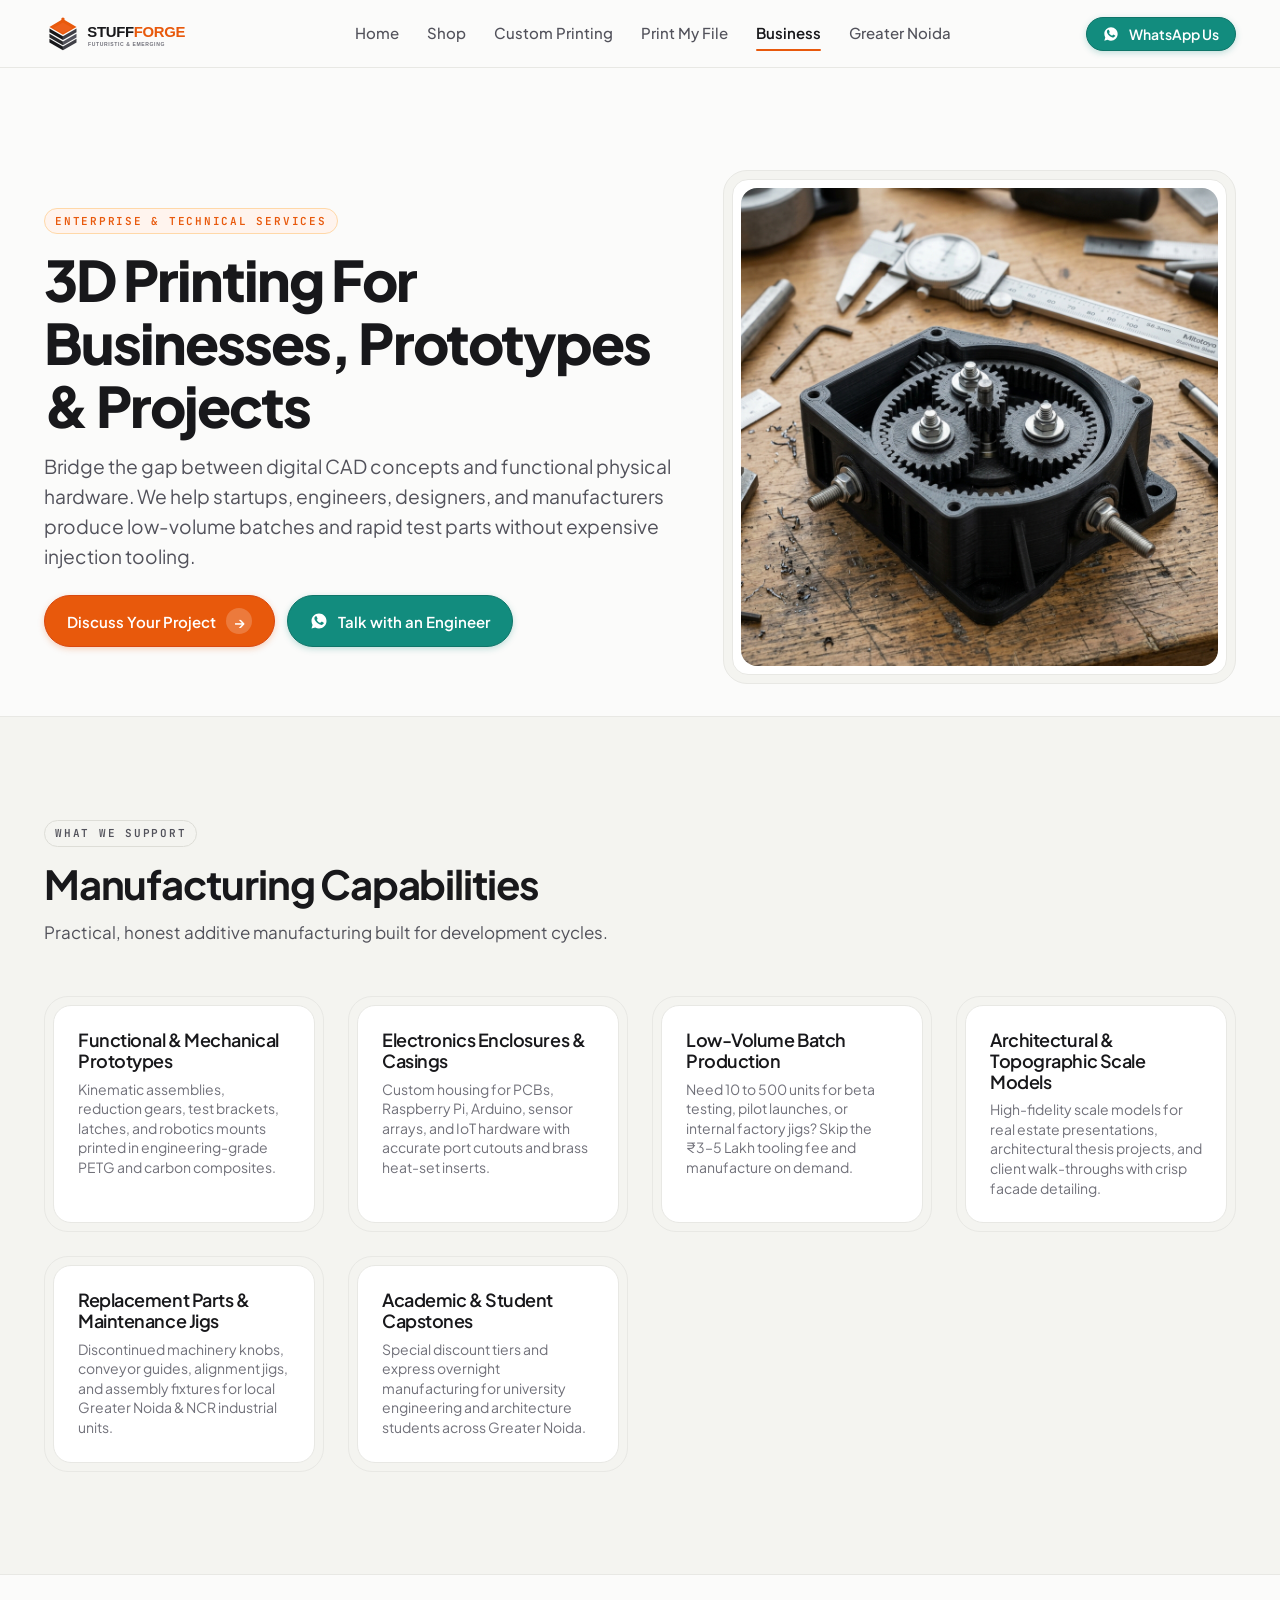
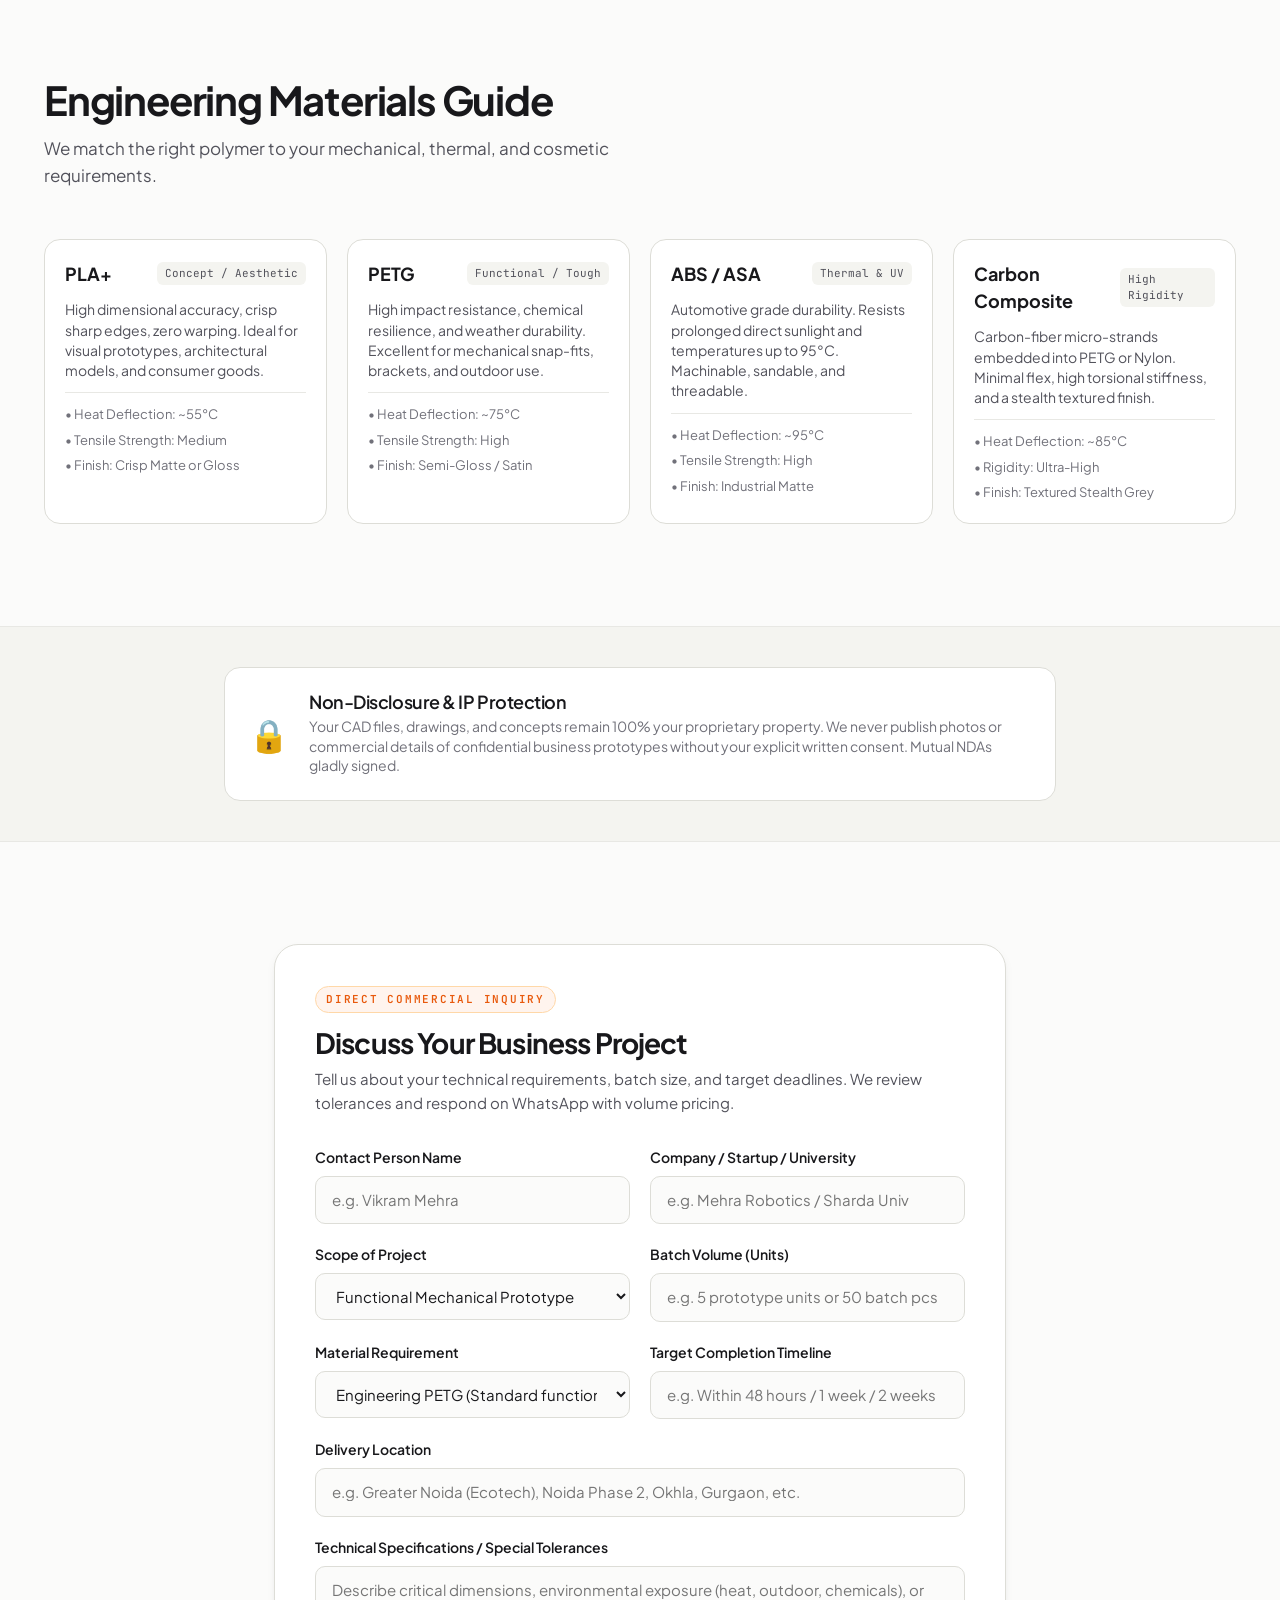
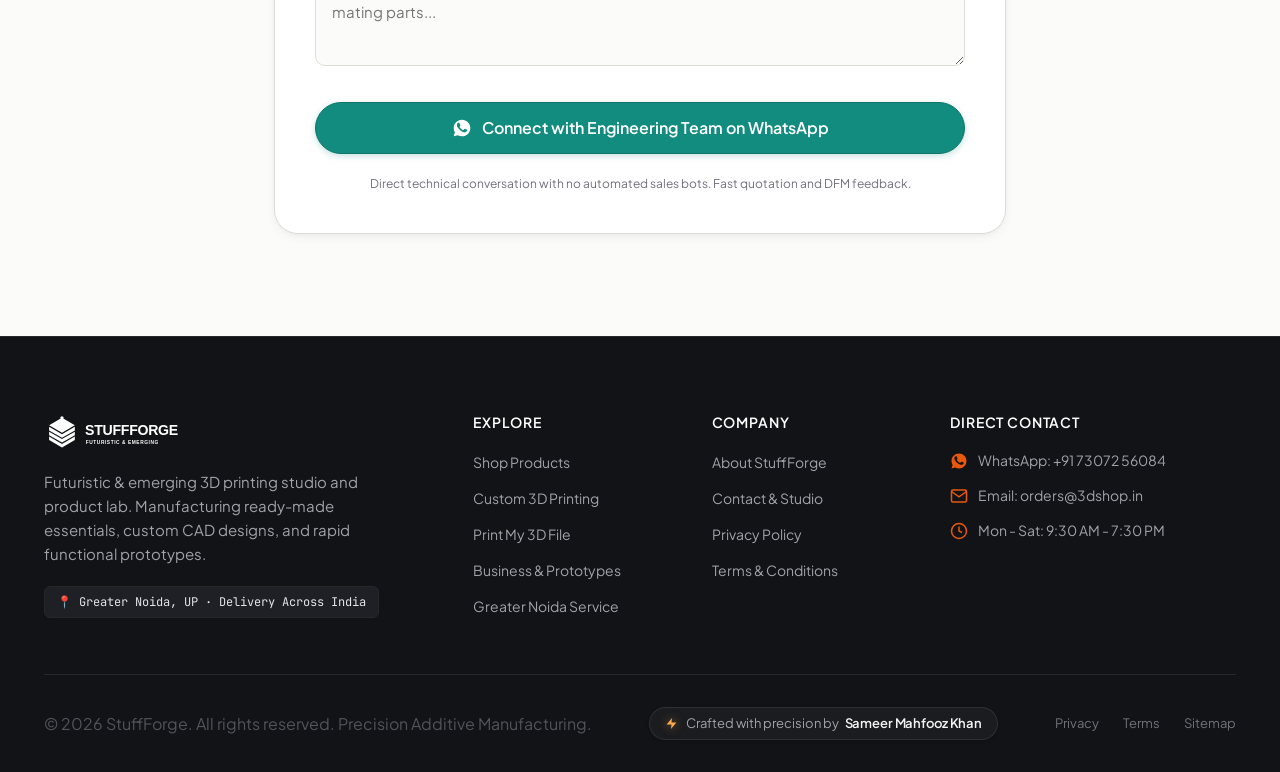
<file: business.html>
<!DOCTYPE html>
<html lang="en">
<head>
  <meta charset="UTF-8">
  <meta name="viewport" content="width=device-width, initial-scale=1.0">
  <title>3D Printing For Businesses, Prototypes &amp; Projects | StuffForge</title>
  <meta name="description" content="Professional 3D printing and rapid prototyping for startups, engineering teams, and designers in Greater Noida &amp; across India. Small batch manufacturing, functional testing, and architectural models.">
  <link rel="canonical" href="https://3dshop.in/business.html">

  <!-- Open Graph -->
  <meta property="og:type" content="website">
  <meta property="og:url" content="https://3dshop.in/business.html">
  <meta property="og:title" content="3D Printing For Businesses &amp; Prototypes | StuffForge">
  <meta property="og:description" content="Rapid functional prototypes, electronics enclosures, small-batch manufacturing, and scale models. Fast turnaround in Greater Noida and nationwide.">
  <meta property="og:image" content="https://3dshop.in/assets/products/mechanical-gear.jpg">

  <!-- Favicons & Manifest -->
  <link rel="icon" type="image/svg+xml" href="assets/logo/favicon.svg">
  <link rel="manifest" href="site.webmanifest">
  <meta name="theme-color" content="#18181B">

  <!-- Stylesheets -->
  <link rel="stylesheet" href="css/style.css">
  <link rel="stylesheet" href="css/components.css">
  <link rel="stylesheet" href="css/responsive.css">
</head>
<body>

  <!-- Header -->
  <header class="site-header" role="banner">
    <div class="container header-container">
      <a href="index.html" class="logo-link" aria-label="StuffForge Homepage">
        <img src="assets/logo/logo.svg" alt="StuffForge Logo" class="logo-img" width="160" height="38">
      </a>

      <nav class="desktop-nav" aria-label="Main Navigation">
        <a href="index.html" class="nav-link">Home</a>
        <a href="shop.html" class="nav-link">Shop</a>
        <a href="custom-3d-printing.html" class="nav-link">Custom Printing</a>
        <a href="print-my-file.html" class="nav-link">Print My File</a>
        <a href="business.html" class="nav-link active">Business</a>
        <a href="3d-printing-greater-noida.html" class="nav-link">Greater Noida</a>
      </nav>

      <div class="header-actions">
        <button type="button" class="btn btn-sm btn-whatsapp btn-whatsapp-compact" data-whatsapp-action="general">
          <svg width="16" height="16" viewBox="0 0 24 24" fill="currentColor" aria-hidden="true" style="flex-shrink: 0;"><path fill-rule="evenodd" clip-rule="evenodd" d="M12 2C6.477 2 2 6.477 2 12c0 1.89.525 3.66 1.438 5.168L2 22l4.98-1.408A9.96 9.96 0 0 0 12 22c5.523 0 10-4.477 10-10S17.523 2 12 2zm5.405 13.924c-.228.644-1.127 1.23-1.603 1.306-.445.07-1.026.098-1.66-.107-.404-.13-1.002-.328-1.748-.65-3.08-1.332-5.09-4.444-5.244-4.65-.154-.205-1.25-1.663-1.25-3.172 0-1.51.785-2.253 1.066-2.56.281-.308.614-.385.82-.385.205 0 .41.002.589.011.189.01.44-.071.688.522.256.615.87 2.128.947 2.282.077.154.128.333.026.538-.103.205-.154.333-.308.513-.154.179-.323.4-.461.538-.154.154-.314.32-.135.628.179.308.796 1.311 1.706 2.121 1.171 1.042 2.16 1.365 2.468 1.519.308.154.487.128.667-.077.179-.205.769-.897.974-1.205.205-.308.41-.256.692-.154.282.103 1.794.846 2.102 1.001.308.154.513.23.589.36.077.127.077.742-.151 1.386z"/></svg>
          <span>WhatsApp Us</span>
        </button>

        <button type="button" class="mobile-nav-toggle" aria-label="Toggle navigation menu" aria-expanded="false">
          <span class="hamburger-icon">
            <span class="hamburger-line"></span>
            <span class="hamburger-line"></span>
            <span class="hamburger-line"></span>
          </span>
        </button>
      </div>
    </div>
  </header>

  <!-- Mobile Drawer -->
  <div class="mobile-drawer-overlay"></div>
  <aside class="mobile-drawer" aria-label="Mobile Navigation Drawer">
    <div class="mobile-drawer-header">
      <img src="assets/logo/logo.svg" alt="StuffForge Logo" class="mobile-drawer-logo" width="130" height="30">
      <button type="button" class="mobile-drawer-close" aria-label="Close navigation menu" title="Close menu">
        <svg width="20" height="20" viewBox="0 0 24 24" fill="none" stroke="currentColor" stroke-width="2.5" stroke-linecap="round" stroke-linejoin="round">
          <line x1="18" y1="6" x2="6" y2="18"></line>
          <line x1="6" y1="6" x2="18" y2="18"></line>
        </svg>
      </button>
    </div>
    <nav class="mobile-drawer-links">
      <a href="index.html" class="mobile-nav-link">Home</a>
      <a href="shop.html" class="mobile-nav-link">Shop Products</a>
      <a href="custom-3d-printing.html" class="mobile-nav-link">Custom 3D Printing</a>
      <a href="print-my-file.html" class="mobile-nav-link">Print My 3D File</a>
      <a href="business.html" class="mobile-nav-link active">Business &amp; Prototypes</a>
      <a href="3d-printing-greater-noida.html" class="mobile-nav-link">Greater Noida Service</a>
      <a href="about.html" class="mobile-nav-link">About Us</a>
      <a href="contact.html" class="mobile-nav-link">Contact</a>
    </nav>
    <div class="mobile-drawer-footer">
      <button type="button" class="btn btn-whatsapp" style="width: 100%;" data-whatsapp-action="general">
        <svg width="18" height="18" viewBox="0 0 24 24" fill="currentColor" aria-hidden="true" style="flex-shrink: 0;"><path fill-rule="evenodd" clip-rule="evenodd" d="M12 2C6.477 2 2 6.477 2 12c0 1.89.525 3.66 1.438 5.168L2 22l4.98-1.408A9.96 9.96 0 0 0 12 22c5.523 0 10-4.477 10-10S17.523 2 12 2zm5.405 13.924c-.228.644-1.127 1.23-1.603 1.306-.445.07-1.026.098-1.66-.107-.404-.13-1.002-.328-1.748-.65-3.08-1.332-5.09-4.444-5.244-4.65-.154-.205-1.25-1.663-1.25-3.172 0-1.51.785-2.253 1.066-2.56.281-.308.614-.385.82-.385.205 0 .41.002.589.011.189.01.44-.071.688.522.256.615.87 2.128.947 2.282.077.154.128.333.026.538-.103.205-.154.333-.308.513-.154.179-.323.4-.461.538-.154.154-.314.32-.135.628.179.308.796 1.311 1.706 2.121 1.171 1.042 2.16 1.365 2.468 1.519.308.154.487.128.667-.077.179-.205.769-.897.974-1.205.205-.308.41-.256.692-.154.282.103 1.794.846 2.102 1.001.308.154.513.23.589.36.077.127.077.742-.151 1.386z"/></svg>
        <span>Chat on WhatsApp</span>
      </button>
      <button type="button" class="btn btn-secondary mobile-drawer-close-btn" data-drawer-close aria-label="Close navigation menu" style="width: 100%; display: flex; align-items: center; justify-content: center; gap: 0.5rem; margin-top: 0.75rem;">
        <svg width="16" height="16" viewBox="0 0 24 24" fill="none" stroke="currentColor" stroke-width="2.5" stroke-linecap="round" stroke-linejoin="round">
          <line x1="18" y1="6" x2="6" y2="18"></line>
          <line x1="6" y1="6" x2="18" y2="18"></line>
        </svg>
        <span>Close Menu</span>
      </button>
    </div>
  </aside>

  <main id="main-content">
    <!-- Hero Section -->
    <section class="section" style="padding-bottom: 2rem;">
      <div class="container">
        <div class="business-hero-grid">
          <div>
            <div class="eyebrow">Enterprise &amp; Technical Services</div>
            <h1 style="font-size: clamp(2.25rem, 4.5vw, 3.5rem); margin-bottom: 1rem; line-height: 1.12;">
              3D Printing For Businesses, Prototypes &amp; Projects
            </h1>
            <p class="text-lead" style="margin-bottom: 1.5rem;">
              Bridge the gap between digital CAD concepts and functional physical hardware. We help startups, engineers, designers, and manufacturers produce low-volume batches and rapid test parts without expensive injection tooling.
            </p>
            <div style="display: flex; gap: 0.75rem; flex-wrap: wrap;">
              <a href="#business-quote" class="btn btn-primary">
                <span>Discuss Your Project</span>
                <span class="btn-icon-wrap" aria-hidden="true">&rarr;</span>
              </a>
              <button type="button" class="btn btn-whatsapp" data-whatsapp-action="general">
        <svg width="18" height="18" viewBox="0 0 24 24" fill="currentColor" aria-hidden="true" style="flex-shrink: 0;"><path fill-rule="evenodd" clip-rule="evenodd" d="M12 2C6.477 2 2 6.477 2 12c0 1.89.525 3.66 1.438 5.168L2 22l4.98-1.408A9.96 9.96 0 0 0 12 22c5.523 0 10-4.477 10-10S17.523 2 12 2zm5.405 13.924c-.228.644-1.127 1.23-1.603 1.306-.445.07-1.026.098-1.66-.107-.404-.13-1.002-.328-1.748-.65-3.08-1.332-5.09-4.444-5.244-4.65-.154-.205-1.25-1.663-1.25-3.172 0-1.51.785-2.253 1.066-2.56.281-.308.614-.385.82-.385.205 0 .41.002.589.011.189.01.44-.071.688.522.256.615.87 2.128.947 2.282.077.154.128.333.026.538-.103.205-.154.333-.308.513-.154.179-.323.4-.461.538-.154.154-.314.32-.135.628.179.308.796 1.311 1.706 2.121 1.171 1.042 2.16 1.365 2.468 1.519.308.154.487.128.667-.077.179-.205.769-.897.974-1.205.205-.308.41-.256.692-.154.282.103 1.794.846 2.102 1.001.308.154.513.23.589.36.077.127.077.742-.151 1.386z"/></svg>
        <span>Talk with an Engineer</span>
      </button>
            </div>
          </div>

          <div class="card-shell">
            <div class="card-inner" style="padding: 0.5rem; overflow: hidden; border-radius: calc(var(--radius-xl) - 0.5rem);">
              <img src="assets/products/mechanical-gear.jpg" alt="Functional 3D printed planetary gear prototype on engineer workbench with vernier caliper" style="width: 100%; height: auto; border-radius: var(--radius-lg); aspect-ratio: 1/1; object-fit: cover;">
            </div>
          </div>
        </div>
      </div>
    </section>

    <!-- Capabilities Bento -->
    <section class="section section-subtle">
      <div class="container">
        <div class="section-header">
          <div class="eyebrow eyebrow-neutral">What We Support</div>
          <h2 class="section-title">Manufacturing Capabilities</h2>
          <p class="section-description">Practical, honest additive manufacturing built for development cycles.</p>
        </div>

        <div style="display: grid; grid-template-columns: repeat(auto-fit, minmax(min(100%, 280px), 1fr)); gap: 1.5rem;">
          <div class="card-shell reveal-on-scroll">
            <div class="card-inner">
              <h4 style="margin-bottom: 0.5rem;">Functional &amp; Mechanical Prototypes</h4>
              <p class="text-caption" style="font-size: 0.875rem;">Kinematic assemblies, reduction gears, test brackets, latches, and robotics mounts printed in engineering-grade PETG and carbon composites.</p>
            </div>
          </div>

          <div class="card-shell reveal-on-scroll">
            <div class="card-inner">
              <h4 style="margin-bottom: 0.5rem;">Electronics Enclosures &amp; Casings</h4>
              <p class="text-caption" style="font-size: 0.875rem;">Custom housing for PCBs, Raspberry Pi, Arduino, sensor arrays, and IoT hardware with accurate port cutouts and brass heat-set inserts.</p>
            </div>
          </div>

          <div class="card-shell reveal-on-scroll">
            <div class="card-inner">
              <h4 style="margin-bottom: 0.5rem;">Low-Volume Batch Production</h4>
              <p class="text-caption" style="font-size: 0.875rem;">Need 10 to 500 units for beta testing, pilot launches, or internal factory jigs? Skip the ₹3–5 Lakh tooling fee and manufacture on demand.</p>
            </div>
          </div>

          <div class="card-shell reveal-on-scroll">
            <div class="card-inner">
              <h4 style="margin-bottom: 0.5rem;">Architectural &amp; Topographic Scale Models</h4>
              <p class="text-caption" style="font-size: 0.875rem;">High-fidelity scale models for real estate presentations, architectural thesis projects, and client walk-throughs with crisp facade detailing.</p>
            </div>
          </div>

          <div class="card-shell reveal-on-scroll">
            <div class="card-inner">
              <h4 style="margin-bottom: 0.5rem;">Replacement Parts &amp; Maintenance Jigs</h4>
              <p class="text-caption" style="font-size: 0.875rem;">Discontinued machinery knobs, conveyor guides, alignment jigs, and assembly fixtures for local Greater Noida &amp; NCR industrial units.</p>
            </div>
          </div>

          <div class="card-shell reveal-on-scroll">
            <div class="card-inner">
              <h4 style="margin-bottom: 0.5rem;">Academic &amp; Student Capstones</h4>
              <p class="text-caption" style="font-size: 0.875rem;">Special discount tiers and express overnight manufacturing for university engineering and architecture students across Greater Noida.</p>
            </div>
          </div>
        </div>
      </div>
    </section>

    <!-- Engineering Materials Guide -->
    <section class="section">
      <div class="container">
        <div class="section-header">
          <h2 class="section-title">Engineering Materials Guide</h2>
          <p class="section-description">We match the right polymer to your mechanical, thermal, and cosmetic requirements.</p>
        </div>

        <div class="materials-grid">
          <div class="material-card reveal-on-scroll">
            <div class="material-header">
              <span class="material-title">PLA+</span>
              <span class="material-tag">Concept / Aesthetic</span>
            </div>
            <p class="material-desc">High dimensional accuracy, crisp sharp edges, zero warping. Ideal for visual prototypes, architectural models, and consumer goods.</p>
            <div class="material-props-list">
              <span>• Heat Deflection: ~55°C</span>
              <span>• Tensile Strength: Medium</span>
              <span>• Finish: Crisp Matte or Gloss</span>
            </div>
          </div>

          <div class="material-card reveal-on-scroll">
            <div class="material-header">
              <span class="material-title">PETG</span>
              <span class="material-tag">Functional / Tough</span>
            </div>
            <p class="material-desc">High impact resistance, chemical resilience, and weather durability. Excellent for mechanical snap-fits, brackets, and outdoor use.</p>
            <div class="material-props-list">
              <span>• Heat Deflection: ~75°C</span>
              <span>• Tensile Strength: High</span>
              <span>• Finish: Semi-Gloss / Satin</span>
            </div>
          </div>

          <div class="material-card reveal-on-scroll">
            <div class="material-header">
              <span class="material-title">ABS / ASA</span>
              <span class="material-tag">Thermal &amp; UV</span>
            </div>
            <p class="material-desc">Automotive grade durability. Resists prolonged direct sunlight and temperatures up to 95°C. Machinable, sandable, and threadable.</p>
            <div class="material-props-list">
              <span>• Heat Deflection: ~95°C</span>
              <span>• Tensile Strength: High</span>
              <span>• Finish: Industrial Matte</span>
            </div>
          </div>

          <div class="material-card reveal-on-scroll">
            <div class="material-header">
              <span class="material-title">Carbon Composite</span>
              <span class="material-tag">High Rigidity</span>
            </div>
            <p class="material-desc">Carbon-fiber micro-strands embedded into PETG or Nylon. Minimal flex, high torsional stiffness, and a stealth textured finish.</p>
            <div class="material-props-list">
              <span>• Heat Deflection: ~85°C</span>
              <span>• Rigidity: Ultra-High</span>
              <span>• Finish: Textured Stealth Grey</span>
            </div>
          </div>
        </div>
      </div>
    </section>

    <!-- IP & Confidentiality Guarantee -->
    <section class="section section-subtle" style="padding-top: 2.5rem; padding-bottom: 2.5rem;">
      <div class="container container-narrow">
        <div style="display: flex; align-items: center; gap: 1.25rem; background: var(--bg-surface); border: 1px solid var(--border-default); border-radius: var(--radius-lg); padding: 1.5rem;">
          <div style="font-size: 2rem;">🔒</div>
          <div>
            <h4 style="margin-bottom: 0.25rem;">Non-Disclosure &amp; IP Protection</h4>
            <p class="text-caption" style="font-size: 0.875rem;">
              Your CAD files, drawings, and concepts remain 100% your proprietary property. We never publish photos or commercial details of confidential business prototypes without your explicit written consent. Mutual NDAs gladly signed.
            </p>
          </div>
        </div>
      </div>
    </section>

    <!-- Business Inquiry Form -->
    <section class="section" id="business-quote">
      <div class="container" style="max-width: 780px;">
        <div class="form-shell">
          <div style="margin-bottom: 2rem;">
            <div class="eyebrow">Direct Commercial Inquiry</div>
            <h2 style="font-size: 1.75rem; margin-bottom: 0.5rem;">Discuss Your Business Project</h2>
            <p style="font-size: 0.9375rem; color: var(--text-secondary);">
              Tell us about your technical requirements, batch size, and target deadlines. We review tolerances and respond on WhatsApp with volume pricing.
            </p>
          </div>

          <form id="business-form" novalidate>
            <div class="form-grid">
              <div class="form-group">
                <label for="biz-contact" class="form-label">Contact Person Name</label>
                <input type="text" id="biz-contact" name="contact_person" class="form-input" placeholder="e.g. Vikram Mehra" required>
              </div>

              <div class="form-group">
                <label for="biz-company" class="form-label">Company / Startup / University</label>
                <input type="text" id="biz-company" name="company" class="form-input" placeholder="e.g. Mehra Robotics / Sharda Univ" required>
              </div>

              <div class="form-group">
                <label for="biz-type" class="form-label">Scope of Project</label>
                <select id="biz-type" name="project_type" class="form-select">
                  <option value="Functional Mechanical Prototype" selected>Functional Mechanical Prototype</option>
                  <option value="Electronics / Sensor Enclosure">Electronics / Sensor Enclosure</option>
                  <option value="Low-Volume Batch Production (10-500 units)">Low-Volume Batch Production (10-500 units)</option>
                  <option value="Architectural Scale Model">Architectural Scale Model</option>
                  <option value="Student Final Year / Capstone">Student Final Year / Capstone</option>
                  <option value="Replacement Part / Factory Jig">Replacement Part / Factory Jig</option>
                </select>
              </div>

              <div class="form-group">
                <label for="biz-batch" class="form-label">Batch Volume (Units)</label>
                <input type="text" id="biz-batch" name="batch_size" class="form-input" placeholder="e.g. 5 prototype units or 50 batch pcs">
              </div>

              <div class="form-group">
                <label for="biz-material" class="form-label">Material Requirement</label>
                <select id="biz-material" name="material" class="form-select">
                  <option value="Engineering PETG" selected>Engineering PETG (Standard functional)</option>
                  <option value="PLA+ (Cosmetic / Concept)">PLA+ (Cosmetic / Concept)</option>
                  <option value="ABS / ASA (Thermal resistant)">ABS / ASA (Thermal resistant)</option>
                  <option value="Carbon Fiber Composite (Rigid)">Carbon Fiber Composite (Rigid)</option>
                  <option value="Resin SLA (Micro-detail)">Resin SLA (Micro-detail)</option>
                  <option value="Discuss with engineering team">Discuss with engineering team</option>
                </select>
              </div>

              <div class="form-group">
                <label for="biz-timeline" class="form-label">Target Completion Timeline</label>
                <input type="text" id="biz-timeline" name="timeline" class="form-input" placeholder="e.g. Within 48 hours / 1 week / 2 weeks">
              </div>

              <div class="form-group full-width">
                <label for="biz-loc" class="form-label">Delivery Location</label>
                <input type="text" id="biz-loc" name="location" class="form-input" placeholder="e.g. Greater Noida (Ecotech), Noida Phase 2, Okhla, Gurgaon, etc.">
              </div>

              <div class="form-group full-width">
                <label for="biz-notes" class="form-label">
                  <span>Technical Specifications / Special Tolerances</span>
                </label>
                <textarea id="biz-notes" name="notes" class="form-textarea" placeholder="Describe critical dimensions, environmental exposure (heat, outdoor, chemicals), or mating parts..."></textarea>
              </div>

              <div class="form-group full-width" style="margin-top: 1rem;">
                <button type="submit" class="btn btn-lg btn-whatsapp" style="width: 100%;">
                  <svg width="20" height="20" viewBox="0 0 24 24" fill="currentColor">
                    <path fill-rule="evenodd" clip-rule="evenodd" d="M12 2C6.477 2 2 6.477 2 12c0 1.89.525 3.66 1.438 5.168L2 22l4.98-1.408A9.96 9.96 0 0 0 12 22c5.523 0 10-4.477 10-10S17.523 2 12 2zm5.405 13.924c-.228.644-1.127 1.23-1.603 1.306-.445.07-1.026.098-1.66-.107-.404-.13-1.002-.328-1.748-.65-3.08-1.332-5.09-4.444-5.244-4.65-.154-.205-1.25-1.663-1.25-3.172 0-1.51.785-2.253 1.066-2.56.281-.308.614-.385.82-.385.205 0 .41.002.589.011.189.01.44-.071.688.522.256.615.87 2.128.947 2.282.077.154.128.333.026.538-.103.205-.154.333-.308.513-.154.179-.323.4-.461.538-.154.154-.314.32-.135.628.179.308.796 1.311 1.706 2.121 1.171 1.042 2.16 1.365 2.468 1.519.308.154.487.128.667-.077.179-.205.769-.897.974-1.205.205-.308.41-.256.692-.154.282.103 1.794.846 2.102 1.001.308.154.513.23.589.36.077.127.077.742-.151 1.386z"/>
                  </svg>
                  <span>Connect with Engineering Team on WhatsApp</span>
                </button>
                <p class="form-privacy-note">
                  Direct technical conversation with no automated sales bots. Fast quotation and DFM feedback.
                </p>
              </div>
            </div>
          </form>
        </div>
      </div>
    </section>
  </main>

  <!-- Mobile Bottom Sticky Bar -->
  <div class="mobile-bottom-bar">
    <div class="mobile-bottom-bar-inner">
      <button type="button" class="btn btn-whatsapp" data-whatsapp-action="general">
        <svg width="18" height="18" viewBox="0 0 24 24" fill="currentColor" aria-hidden="true" style="flex-shrink: 0;"><path fill-rule="evenodd" clip-rule="evenodd" d="M12 2C6.477 2 2 6.477 2 12c0 1.89.525 3.66 1.438 5.168L2 22l4.98-1.408A9.96 9.96 0 0 0 12 22c5.523 0 10-4.477 10-10S17.523 2 12 2zm5.405 13.924c-.228.644-1.127 1.23-1.603 1.306-.445.07-1.026.098-1.66-.107-.404-.13-1.002-.328-1.748-.65-3.08-1.332-5.09-4.444-5.244-4.65-.154-.205-1.25-1.663-1.25-3.172 0-1.51.785-2.253 1.066-2.56.281-.308.614-.385.82-.385.205 0 .41.002.589.011.189.01.44-.071.688.522.256.615.87 2.128.947 2.282.077.154.128.333.026.538-.103.205-.154.333-.308.513-.154.179-.323.4-.461.538-.154.154-.314.32-.135.628.179.308.796 1.311 1.706 2.121 1.171 1.042 2.16 1.365 2.468 1.519.308.154.487.128.667-.077.179-.205.769-.897.974-1.205.205-.308.41-.256.692-.154.282.103 1.794.846 2.102 1.001.308.154.513.23.589.36.077.127.077.742-.151 1.386z"/></svg>
        <span>Discuss B2B Project on WhatsApp</span>
      </button>
    </div>
  </div>

    <!-- Footer -->
  <footer class="site-footer" role="contentinfo">
    <div class="container">
      <div class="footer-top">
        <div class="footer-brand">
          <a href="index.html">
            <img src="assets/logo/logo.svg" alt="StuffForge Logo" class="footer-logo" width="150" height="36">
          </a>
          <p class="footer-tagline">
            Futuristic &amp; emerging 3D printing studio and product lab. Manufacturing ready-made essentials, custom CAD designs, and rapid functional prototypes.
          </p>
          <div class="footer-service-pill">
            <span>📍 Greater Noida, UP · Delivery Across India</span>
          </div>
        </div>

        <div>
          <h4 class="footer-col-title">Explore</h4>
          <ul class="footer-links">
            <li><a href="shop.html" class="footer-link">Shop Products</a></li>
            <li><a href="custom-3d-printing.html" class="footer-link">Custom 3D Printing</a></li>
            <li><a href="print-my-file.html" class="footer-link">Print My 3D File</a></li>
            <li><a href="business.html" class="footer-link">Business &amp; Prototypes</a></li>
            <li><a href="3d-printing-greater-noida.html" class="footer-link">Greater Noida Service</a></li>
          </ul>
        </div>

        <div>
          <h4 class="footer-col-title">Company</h4>
          <ul class="footer-links">
            <li><a href="about.html" class="footer-link">About StuffForge</a></li>
            <li><a href="contact.html" class="footer-link">Contact &amp; Studio</a></li>
            <li><a href="privacy-policy.html" class="footer-link">Privacy Policy</a></li>
            <li><a href="terms.html" class="footer-link">Terms &amp; Conditions</a></li>
          </ul>
        </div>

        <div>
          <h4 class="footer-col-title">Direct Contact</h4>
          <div class="footer-contact-block">
            <div class="footer-contact-item">
              <svg width="18" height="18" viewBox="0 0 24 24" fill="currentColor" aria-hidden="true" style="flex-shrink: 0;">
                <path fill-rule="evenodd" clip-rule="evenodd" d="M12 2C6.477 2 2 6.477 2 12c0 1.89.525 3.66 1.438 5.168L2 22l4.98-1.408A9.96 9.96 0 0 0 12 22c5.523 0 10-4.477 10-10S17.523 2 12 2zm5.405 13.924c-.228.644-1.127 1.23-1.603 1.306-.445.07-1.026.098-1.66-.107-.404-.13-1.002-.328-1.748-.65-3.08-1.332-5.09-4.444-5.244-4.65-.154-.205-1.25-1.663-1.25-3.172 0-1.51.785-2.253 1.066-2.56.281-.308.614-.385.82-.385.205 0 .41.002.589.011.189.01.44-.071.688.522.256.615.87 2.128.947 2.282.077.154.128.333.026.538-.103.205-.154.333-.308.513-.154.179-.323.4-.461.538-.154.154-.314.32-.135.628.179.308.796 1.311 1.706 2.121 1.171 1.042 2.16 1.365 2.468 1.519.308.154.487.128.667-.077.179-.205.769-.897.974-1.205.205-.308.41-.256.692-.154.282.103 1.794.846 2.102 1.001.308.154.513.23.589.36.077.127.077.742-.151 1.386z"/>
              </svg>
              <span>WhatsApp: +91 73072 56084</span>
            </div>
            <div class="footer-contact-item">
              <svg width="18" height="18" viewBox="0 0 24 24" fill="none" stroke="currentColor" stroke-width="2" aria-hidden="true" style="flex-shrink: 0;">
                <path d="M4 4h16c1.1 0 2 .9 2 2v12c0 1.1-.9 2-2 2H4c-1.1 0-2-.9-2-2V6c0-1.1.9-2 2-2z"></path>
                <polyline points="22,6 12,13 2,6"></polyline>
              </svg>
              <span>Email: orders@3dshop.in</span>
            </div>
            <div class="footer-contact-item">
              <svg width="18" height="18" viewBox="0 0 24 24" fill="none" stroke="currentColor" stroke-width="2" aria-hidden="true" style="flex-shrink: 0;">
                <circle cx="12" cy="12" r="10"></circle>
                <polyline points="12 6 12 12 16 14"></polyline>
              </svg>
              <span>Mon - Sat: 9:30 AM - 7:30 PM</span>
            </div>
          </div>
        </div>
      </div>

      <div class="footer-bottom">
        <p>© <span class="current-year">2026</span> StuffForge. All rights reserved. Precision Additive Manufacturing.</p>
        <div class="footer-creator-credit">
          <span class="creator-badge">
            <svg class="creator-icon" width="13" height="13" viewBox="0 0 24 24" fill="currentColor" aria-hidden="true">
              <path d="M13 2L3 14h9l-1 8 10-12h-9l1-8z"/>
            </svg>
            <span class="creator-text">
              Crafted with precision by <span class="creator-name">Sameer Mahfooz Khan</span>
            </span>
          </span>
        </div>
        <div class="footer-legal-links">
          <a href="privacy-policy.html">Privacy</a>
          <a href="terms.html">Terms</a>
          <a href="sitemap.xml">Sitemap</a>
        </div>
      </div>
    </div>
  </footer>

  <!-- Scripts -->
  <script src="js/whatsapp.js"></script>
  <script src="js/products.js"></script>
  <script src="js/main.js"></script>
  <script src="js/forms.js"></script>
</body>
</html>
</file>
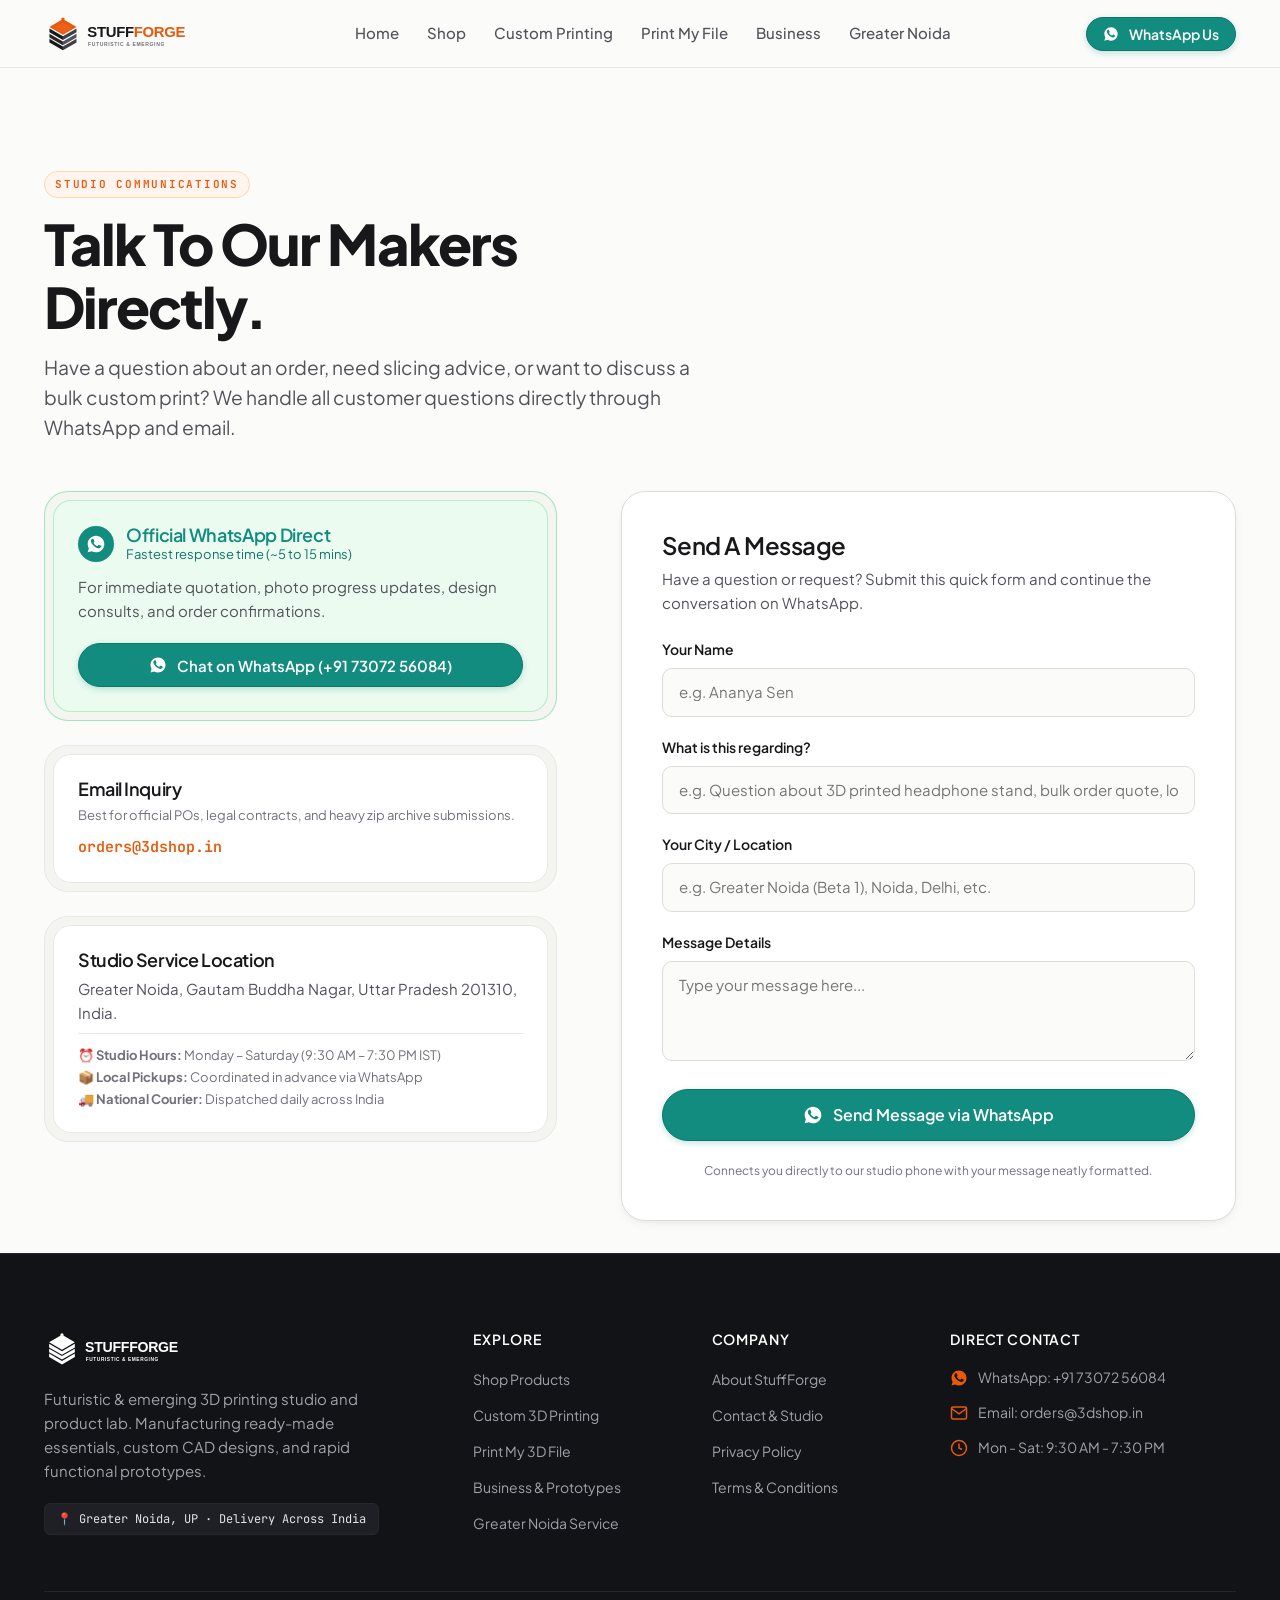
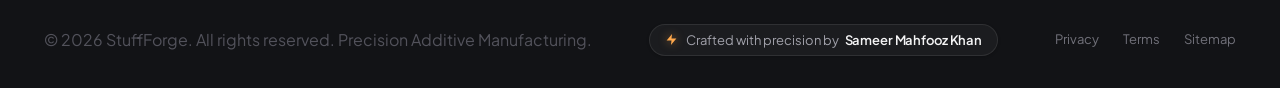
<file: contact.html>
<!DOCTYPE html>
<html lang="en">
<head>
  <meta charset="UTF-8">
  <meta name="viewport" content="width=device-width, initial-scale=1.0">
  <title>Contact StuffForge | Greater Noida Studio &amp; WhatsApp Support</title>
  <meta name="description" content="Get in touch with StuffForge. Chat directly on WhatsApp, email our studio, or request a custom quotation for 3D printing in Greater Noida and across India.">
  <link rel="canonical" href="https://3dshop.in/contact.html">

  <!-- Open Graph -->
  <meta property="og:type" content="website">
  <meta property="og:url" content="https://3dshop.in/contact.html">
  <meta property="og:title" content="Contact StuffForge | Greater Noida 3D Printing">
  <meta property="og:description" content="Reach our 3D printing technicians directly via WhatsApp. Fast responses, honest design advice, and rapid local handoff.">
  <meta property="og:image" content="https://3dshop.in/assets/images/hero-studio-prints.jpg">

  <!-- Favicons & Manifest -->
  <link rel="icon" type="image/svg+xml" href="assets/logo/favicon.svg">
  <link rel="manifest" href="site.webmanifest">
  <meta name="theme-color" content="#18181B">

  <!-- Stylesheets -->
  <link rel="stylesheet" href="css/style.css">
  <link rel="stylesheet" href="css/components.css">
  <link rel="stylesheet" href="css/responsive.css">
</head>
<body>

  <!-- Header -->
  <header class="site-header" role="banner">
    <div class="container header-container">
      <a href="index.html" class="logo-link" aria-label="StuffForge Homepage">
        <img src="assets/logo/logo.svg" alt="StuffForge Logo" class="logo-img" width="160" height="38">
      </a>

      <nav class="desktop-nav" aria-label="Main Navigation">
        <a href="index.html" class="nav-link">Home</a>
        <a href="shop.html" class="nav-link">Shop</a>
        <a href="custom-3d-printing.html" class="nav-link">Custom Printing</a>
        <a href="print-my-file.html" class="nav-link">Print My File</a>
        <a href="business.html" class="nav-link">Business</a>
        <a href="3d-printing-greater-noida.html" class="nav-link">Greater Noida</a>
      </nav>

      <div class="header-actions">
        <button type="button" class="btn btn-sm btn-whatsapp btn-whatsapp-compact" data-whatsapp-action="general">
          <svg width="16" height="16" viewBox="0 0 24 24" fill="currentColor" aria-hidden="true" style="flex-shrink: 0;"><path fill-rule="evenodd" clip-rule="evenodd" d="M12 2C6.477 2 2 6.477 2 12c0 1.89.525 3.66 1.438 5.168L2 22l4.98-1.408A9.96 9.96 0 0 0 12 22c5.523 0 10-4.477 10-10S17.523 2 12 2zm5.405 13.924c-.228.644-1.127 1.23-1.603 1.306-.445.07-1.026.098-1.66-.107-.404-.13-1.002-.328-1.748-.65-3.08-1.332-5.09-4.444-5.244-4.65-.154-.205-1.25-1.663-1.25-3.172 0-1.51.785-2.253 1.066-2.56.281-.308.614-.385.82-.385.205 0 .41.002.589.011.189.01.44-.071.688.522.256.615.87 2.128.947 2.282.077.154.128.333.026.538-.103.205-.154.333-.308.513-.154.179-.323.4-.461.538-.154.154-.314.32-.135.628.179.308.796 1.311 1.706 2.121 1.171 1.042 2.16 1.365 2.468 1.519.308.154.487.128.667-.077.179-.205.769-.897.974-1.205.205-.308.41-.256.692-.154.282.103 1.794.846 2.102 1.001.308.154.513.23.589.36.077.127.077.742-.151 1.386z"/></svg>
          <span>WhatsApp Us</span>
        </button>

        <button type="button" class="mobile-nav-toggle" aria-label="Toggle navigation menu" aria-expanded="false">
          <span class="hamburger-icon">
            <span class="hamburger-line"></span>
            <span class="hamburger-line"></span>
            <span class="hamburger-line"></span>
          </span>
        </button>
      </div>
    </div>
  </header>

  <!-- Mobile Drawer -->
  <div class="mobile-drawer-overlay"></div>
  <aside class="mobile-drawer" aria-label="Mobile Navigation Drawer">
    <div class="mobile-drawer-header">
      <img src="assets/logo/logo.svg" alt="StuffForge Logo" class="mobile-drawer-logo" width="130" height="30">
      <button type="button" class="mobile-drawer-close" aria-label="Close navigation menu" title="Close menu">
        <svg width="20" height="20" viewBox="0 0 24 24" fill="none" stroke="currentColor" stroke-width="2.5" stroke-linecap="round" stroke-linejoin="round">
          <line x1="18" y1="6" x2="6" y2="18"></line>
          <line x1="6" y1="6" x2="18" y2="18"></line>
        </svg>
      </button>
    </div>
    <nav class="mobile-drawer-links">
      <a href="index.html" class="mobile-nav-link">Home</a>
      <a href="shop.html" class="mobile-nav-link">Shop Products</a>
      <a href="custom-3d-printing.html" class="mobile-nav-link">Custom 3D Printing</a>
      <a href="print-my-file.html" class="mobile-nav-link">Print My 3D File</a>
      <a href="business.html" class="mobile-nav-link">Business &amp; Prototypes</a>
      <a href="3d-printing-greater-noida.html" class="mobile-nav-link">Greater Noida Service</a>
      <a href="about.html" class="mobile-nav-link">About Us</a>
      <a href="contact.html" class="mobile-nav-link active">Contact</a>
    </nav>
    <div class="mobile-drawer-footer">
      <button type="button" class="btn btn-whatsapp" style="width: 100%;" data-whatsapp-action="general">
        <svg width="18" height="18" viewBox="0 0 24 24" fill="currentColor" aria-hidden="true" style="flex-shrink: 0;"><path fill-rule="evenodd" clip-rule="evenodd" d="M12 2C6.477 2 2 6.477 2 12c0 1.89.525 3.66 1.438 5.168L2 22l4.98-1.408A9.96 9.96 0 0 0 12 22c5.523 0 10-4.477 10-10S17.523 2 12 2zm5.405 13.924c-.228.644-1.127 1.23-1.603 1.306-.445.07-1.026.098-1.66-.107-.404-.13-1.002-.328-1.748-.65-3.08-1.332-5.09-4.444-5.244-4.65-.154-.205-1.25-1.663-1.25-3.172 0-1.51.785-2.253 1.066-2.56.281-.308.614-.385.82-.385.205 0 .41.002.589.011.189.01.44-.071.688.522.256.615.87 2.128.947 2.282.077.154.128.333.026.538-.103.205-.154.333-.308.513-.154.179-.323.4-.461.538-.154.154-.314.32-.135.628.179.308.796 1.311 1.706 2.121 1.171 1.042 2.16 1.365 2.468 1.519.308.154.487.128.667-.077.179-.205.769-.897.974-1.205.205-.308.41-.256.692-.154.282.103 1.794.846 2.102 1.001.308.154.513.23.589.36.077.127.077.742-.151 1.386z"/></svg>
        <span>Chat on WhatsApp</span>
      </button>
      <button type="button" class="btn btn-secondary mobile-drawer-close-btn" data-drawer-close aria-label="Close navigation menu" style="width: 100%; display: flex; align-items: center; justify-content: center; gap: 0.5rem; margin-top: 0.75rem;">
        <svg width="16" height="16" viewBox="0 0 24 24" fill="none" stroke="currentColor" stroke-width="2.5" stroke-linecap="round" stroke-linejoin="round">
          <line x1="18" y1="6" x2="6" y2="18"></line>
          <line x1="6" y1="6" x2="18" y2="18"></line>
        </svg>
        <span>Close Menu</span>
      </button>
    </div>
  </aside>

  <main id="main-content">
    <section class="section" style="padding-bottom: 2rem;">
      <div class="container">
        <div style="max-width: 680px; margin-bottom: 3rem;">
          <div class="eyebrow">Studio Communications</div>
          <h1 style="font-size: clamp(2.25rem, 5vw, 3.5rem); margin-bottom: 1rem; line-height: 1.12;">
            Talk To Our Makers Directly.
          </h1>
          <p class="text-lead">
            Have a question about an order, need slicing advice, or want to discuss a bulk custom print? We handle all customer questions directly through WhatsApp and email.
          </p>
        </div>

        <div class="contact-layout-grid">
          <!-- Left: Contact Details Cards -->
          <div style="display: flex; flex-direction: column; gap: 1.5rem;">
            <!-- Primary WhatsApp Direct Card -->
            <div class="card-shell" style="border-color: rgba(37, 211, 102, 0.4);">
              <div class="card-inner" style="background: var(--whatsapp-light); border-color: rgba(37, 211, 102, 0.3);">
                <div style="display: flex; align-items: center; gap: 0.75rem; margin-bottom: 0.75rem;">
                  <span style="display: flex; align-items: center; justify-content: center; width: 36px; height: 36px; border-radius: 50%; background: #128C7E; color: #FFFFFF;">
                    <svg width="20" height="20" viewBox="0 0 24 24" fill="currentColor">
                      <path fill-rule="evenodd" clip-rule="evenodd" d="M12 2C6.477 2 2 6.477 2 12c0 1.89.525 3.66 1.438 5.168L2 22l4.98-1.408A9.96 9.96 0 0 0 12 22c5.523 0 10-4.477 10-10S17.523 2 12 2zm5.405 13.924c-.228.644-1.127 1.23-1.603 1.306-.445.07-1.026.098-1.66-.107-.404-.13-1.002-.328-1.748-.65-3.08-1.332-5.09-4.444-5.244-4.65-.154-.205-1.25-1.663-1.25-3.172 0-1.51.785-2.253 1.066-2.56.281-.308.614-.385.82-.385.205 0 .41.002.589.011.189.01.44-.071.688.522.256.615.87 2.128.947 2.282.077.154.128.333.026.538-.103.205-.154.333-.308.513-.154.179-.323.4-.461.538-.154.154-.314.32-.135.628.179.308.796 1.311 1.706 2.121 1.171 1.042 2.16 1.365 2.468 1.519.308.154.487.128.667-.077.179-.205.769-.897.974-1.205.205-.308.41-.256.692-.154.282.103 1.794.846 2.102 1.001.308.154.513.23.589.36.077.127.077.742-.151 1.386z"/>
                    </svg>
                  </span>
                  <div>
                    <h3 style="font-size: 1.125rem; color: #128C7E;">Official WhatsApp Direct</h3>
                    <p class="text-caption" style="color: #0F7569;">Fastest response time (~5 to 15 mins)</p>
                  </div>
                </div>
                <p style="font-size: 0.9375rem; color: var(--text-secondary); margin-bottom: 1.25rem;">
                  For immediate quotation, photo progress updates, design consults, and order confirmations.
                </p>
                <button type="button" class="btn btn-whatsapp" style="width: 100%;" data-whatsapp-action="general">
        <svg width="18" height="18" viewBox="0 0 24 24" fill="currentColor" aria-hidden="true" style="flex-shrink: 0;"><path fill-rule="evenodd" clip-rule="evenodd" d="M12 2C6.477 2 2 6.477 2 12c0 1.89.525 3.66 1.438 5.168L2 22l4.98-1.408A9.96 9.96 0 0 0 12 22c5.523 0 10-4.477 10-10S17.523 2 12 2zm5.405 13.924c-.228.644-1.127 1.23-1.603 1.306-.445.07-1.026.098-1.66-.107-.404-.13-1.002-.328-1.748-.65-3.08-1.332-5.09-4.444-5.244-4.65-.154-.205-1.25-1.663-1.25-3.172 0-1.51.785-2.253 1.066-2.56.281-.308.614-.385.82-.385.205 0 .41.002.589.011.189.01.44-.071.688.522.256.615.87 2.128.947 2.282.077.154.128.333.026.538-.103.205-.154.333-.308.513-.154.179-.323.4-.461.538-.154.154-.314.32-.135.628.179.308.796 1.311 1.706 2.121 1.171 1.042 2.16 1.365 2.468 1.519.308.154.487.128.667-.077.179-.205.769-.897.974-1.205.205-.308.41-.256.692-.154.282.103 1.794.846 2.102 1.001.308.154.513.23.589.36.077.127.077.742-.151 1.386z"/></svg>
        <span>Chat on WhatsApp (+91 73072 56084)</span>
      </button>
              </div>
            </div>

            <!-- Email Card -->
            <div class="card-shell">
              <div class="card-inner">
                <h4 style="margin-bottom: 0.35rem;">Email Inquiry</h4>
                <p class="text-caption" style="margin-bottom: 0.75rem;">Best for official POs, legal contracts, and heavy zip archive submissions.</p>
                <a href="mailto:orders@3dshop.in" style="font-family: var(--font-mono); font-size: 0.9375rem; color: var(--accent); font-weight: 600;">
                  orders@3dshop.in
                </a>
              </div>
            </div>

            <!-- Studio Location Card -->
            <div class="card-shell">
              <div class="card-inner">
                <h4 style="margin-bottom: 0.35rem;">Studio Service Location</h4>
                <p style="font-size: 0.9375rem; color: var(--text-secondary); margin-bottom: 0.5rem;">
                  Greater Noida, Gautam Buddha Nagar, Uttar Pradesh 201310, India.
                </p>
                <div class="text-caption" style="border-top: 1px solid var(--border-subtle); padding-top: 0.75rem; display: flex; flex-direction: column; gap: 0.25rem;">
                  <span>⏰ <strong>Studio Hours:</strong> Monday – Saturday (9:30 AM – 7:30 PM IST)</span>
                  <span>📦 <strong>Local Pickups:</strong> Coordinated in advance via WhatsApp</span>
                  <span>🚚 <strong>National Courier:</strong> Dispatched daily across India</span>
                </div>
              </div>
            </div>
          </div>

          <!-- Right: Contact Message Builder Form -->
          <div class="form-shell">
            <h3 style="margin-bottom: 0.5rem; font-size: 1.5rem;">Send A Message</h3>
            <p style="font-size: 0.9375rem; color: var(--text-secondary); margin-bottom: 1.5rem;">
              Have a question or request? Submit this quick form and continue the conversation on WhatsApp.
            </p>

            <form id="general-contact-form" novalidate>
              <div class="form-grid">
                <div class="form-group full-width">
                  <label for="c-name" class="form-label">Your Name</label>
                  <input type="text" id="c-name" name="name" class="form-input" placeholder="e.g. Ananya Sen" required>
                </div>

                <div class="form-group full-width">
                  <label for="c-subject" class="form-label">What is this regarding?</label>
                  <input type="text" id="c-subject" name="subject" class="form-input" placeholder="e.g. Question about 3D printed headphone stand, bulk order quote, local pickup in Greater Noida...">
                </div>

                <div class="form-group full-width">
                  <label for="c-loc" class="form-label">Your City / Location</label>
                  <input type="text" id="c-loc" name="location" class="form-input" placeholder="e.g. Greater Noida (Beta 1), Noida, Delhi, etc.">
                </div>

                <div class="form-group full-width">
                  <label for="c-msg" class="form-label">Message Details</label>
                  <textarea id="c-msg" name="message" class="form-textarea" placeholder="Type your message here..."></textarea>
                </div>

                <div class="form-group full-width" style="margin-top: 0.5rem;">
                  <button type="submit" class="btn btn-lg btn-whatsapp" style="width: 100%;">
        <svg width="20" height="20" viewBox="0 0 24 24" fill="currentColor" aria-hidden="true" style="flex-shrink: 0;"><path fill-rule="evenodd" clip-rule="evenodd" d="M12 2C6.477 2 2 6.477 2 12c0 1.89.525 3.66 1.438 5.168L2 22l4.98-1.408A9.96 9.96 0 0 0 12 22c5.523 0 10-4.477 10-10S17.523 2 12 2zm5.405 13.924c-.228.644-1.127 1.23-1.603 1.306-.445.07-1.026.098-1.66-.107-.404-.13-1.002-.328-1.748-.65-3.08-1.332-5.09-4.444-5.244-4.65-.154-.205-1.25-1.663-1.25-3.172 0-1.51.785-2.253 1.066-2.56.281-.308.614-.385.82-.385.205 0 .41.002.589.011.189.01.44-.071.688.522.256.615.87 2.128.947 2.282.077.154.128.333.026.538-.103.205-.154.333-.308.513-.154.179-.323.4-.461.538-.154.154-.314.32-.135.628.179.308.796 1.311 1.706 2.121 1.171 1.042 2.16 1.365 2.468 1.519.308.154.487.128.667-.077.179-.205.769-.897.974-1.205.205-.308.41-.256.692-.154.282.103 1.794.846 2.102 1.001.308.154.513.23.589.36.077.127.077.742-.151 1.386z"/></svg>
        <span>Send Message via WhatsApp</span>
      </button>
                  <p class="form-privacy-note">
                    Connects you directly to our studio phone with your message neatly formatted.
                  </p>
                </div>
              </div>
            </form>
          </div>
        </div>
      </div>
    </section>
  </main>

  <!-- Mobile Bottom Sticky Bar -->
  <div class="mobile-bottom-bar">
    <div class="mobile-bottom-bar-inner">
      <button type="button" class="btn btn-whatsapp" data-whatsapp-action="general">
        <svg width="18" height="18" viewBox="0 0 24 24" fill="currentColor" aria-hidden="true" style="flex-shrink: 0;"><path fill-rule="evenodd" clip-rule="evenodd" d="M12 2C6.477 2 2 6.477 2 12c0 1.89.525 3.66 1.438 5.168L2 22l4.98-1.408A9.96 9.96 0 0 0 12 22c5.523 0 10-4.477 10-10S17.523 2 12 2zm5.405 13.924c-.228.644-1.127 1.23-1.603 1.306-.445.07-1.026.098-1.66-.107-.404-.13-1.002-.328-1.748-.65-3.08-1.332-5.09-4.444-5.244-4.65-.154-.205-1.25-1.663-1.25-3.172 0-1.51.785-2.253 1.066-2.56.281-.308.614-.385.82-.385.205 0 .41.002.589.011.189.01.44-.071.688.522.256.615.87 2.128.947 2.282.077.154.128.333.026.538-.103.205-.154.333-.308.513-.154.179-.323.4-.461.538-.154.154-.314.32-.135.628.179.308.796 1.311 1.706 2.121 1.171 1.042 2.16 1.365 2.468 1.519.308.154.487.128.667-.077.179-.205.769-.897.974-1.205.205-.308.41-.256.692-.154.282.103 1.794.846 2.102 1.001.308.154.513.23.589.36.077.127.077.742-.151 1.386z"/></svg>
        <span>Chat on WhatsApp (+91 73072 56084)</span>
      </button>
    </div>
  </div>

    <!-- Footer -->
  <footer class="site-footer" role="contentinfo">
    <div class="container">
      <div class="footer-top">
        <div class="footer-brand">
          <a href="index.html">
            <img src="assets/logo/logo.svg" alt="StuffForge Logo" class="footer-logo" width="150" height="36">
          </a>
          <p class="footer-tagline">
            Futuristic &amp; emerging 3D printing studio and product lab. Manufacturing ready-made essentials, custom CAD designs, and rapid functional prototypes.
          </p>
          <div class="footer-service-pill">
            <span>📍 Greater Noida, UP · Delivery Across India</span>
          </div>
        </div>

        <div>
          <h4 class="footer-col-title">Explore</h4>
          <ul class="footer-links">
            <li><a href="shop.html" class="footer-link">Shop Products</a></li>
            <li><a href="custom-3d-printing.html" class="footer-link">Custom 3D Printing</a></li>
            <li><a href="print-my-file.html" class="footer-link">Print My 3D File</a></li>
            <li><a href="business.html" class="footer-link">Business &amp; Prototypes</a></li>
            <li><a href="3d-printing-greater-noida.html" class="footer-link">Greater Noida Service</a></li>
          </ul>
        </div>

        <div>
          <h4 class="footer-col-title">Company</h4>
          <ul class="footer-links">
            <li><a href="about.html" class="footer-link">About StuffForge</a></li>
            <li><a href="contact.html" class="footer-link">Contact &amp; Studio</a></li>
            <li><a href="privacy-policy.html" class="footer-link">Privacy Policy</a></li>
            <li><a href="terms.html" class="footer-link">Terms &amp; Conditions</a></li>
          </ul>
        </div>

        <div>
          <h4 class="footer-col-title">Direct Contact</h4>
          <div class="footer-contact-block">
            <div class="footer-contact-item">
              <svg width="18" height="18" viewBox="0 0 24 24" fill="currentColor" aria-hidden="true" style="flex-shrink: 0;">
                <path fill-rule="evenodd" clip-rule="evenodd" d="M12 2C6.477 2 2 6.477 2 12c0 1.89.525 3.66 1.438 5.168L2 22l4.98-1.408A9.96 9.96 0 0 0 12 22c5.523 0 10-4.477 10-10S17.523 2 12 2zm5.405 13.924c-.228.644-1.127 1.23-1.603 1.306-.445.07-1.026.098-1.66-.107-.404-.13-1.002-.328-1.748-.65-3.08-1.332-5.09-4.444-5.244-4.65-.154-.205-1.25-1.663-1.25-3.172 0-1.51.785-2.253 1.066-2.56.281-.308.614-.385.82-.385.205 0 .41.002.589.011.189.01.44-.071.688.522.256.615.87 2.128.947 2.282.077.154.128.333.026.538-.103.205-.154.333-.308.513-.154.179-.323.4-.461.538-.154.154-.314.32-.135.628.179.308.796 1.311 1.706 2.121 1.171 1.042 2.16 1.365 2.468 1.519.308.154.487.128.667-.077.179-.205.769-.897.974-1.205.205-.308.41-.256.692-.154.282.103 1.794.846 2.102 1.001.308.154.513.23.589.36.077.127.077.742-.151 1.386z"/>
              </svg>
              <span>WhatsApp: +91 73072 56084</span>
            </div>
            <div class="footer-contact-item">
              <svg width="18" height="18" viewBox="0 0 24 24" fill="none" stroke="currentColor" stroke-width="2" aria-hidden="true" style="flex-shrink: 0;">
                <path d="M4 4h16c1.1 0 2 .9 2 2v12c0 1.1-.9 2-2 2H4c-1.1 0-2-.9-2-2V6c0-1.1.9-2 2-2z"></path>
                <polyline points="22,6 12,13 2,6"></polyline>
              </svg>
              <span>Email: orders@3dshop.in</span>
            </div>
            <div class="footer-contact-item">
              <svg width="18" height="18" viewBox="0 0 24 24" fill="none" stroke="currentColor" stroke-width="2" aria-hidden="true" style="flex-shrink: 0;">
                <circle cx="12" cy="12" r="10"></circle>
                <polyline points="12 6 12 12 16 14"></polyline>
              </svg>
              <span>Mon - Sat: 9:30 AM - 7:30 PM</span>
            </div>
          </div>
        </div>
      </div>

      <div class="footer-bottom">
        <p>© <span class="current-year">2026</span> StuffForge. All rights reserved. Precision Additive Manufacturing.</p>
        <div class="footer-creator-credit">
          <span class="creator-badge">
            <svg class="creator-icon" width="13" height="13" viewBox="0 0 24 24" fill="currentColor" aria-hidden="true">
              <path d="M13 2L3 14h9l-1 8 10-12h-9l1-8z"/>
            </svg>
            <span class="creator-text">
              Crafted with precision by <span class="creator-name">Sameer Mahfooz Khan</span>
            </span>
          </span>
        </div>
        <div class="footer-legal-links">
          <a href="privacy-policy.html">Privacy</a>
          <a href="terms.html">Terms</a>
          <a href="sitemap.xml">Sitemap</a>
        </div>
      </div>
    </div>
  </footer>

  <!-- Scripts -->
  <script src="js/whatsapp.js"></script>
  <script src="js/products.js"></script>
  <script src="js/main.js"></script>
  <script src="js/forms.js"></script>
</body>
</html>
</file>
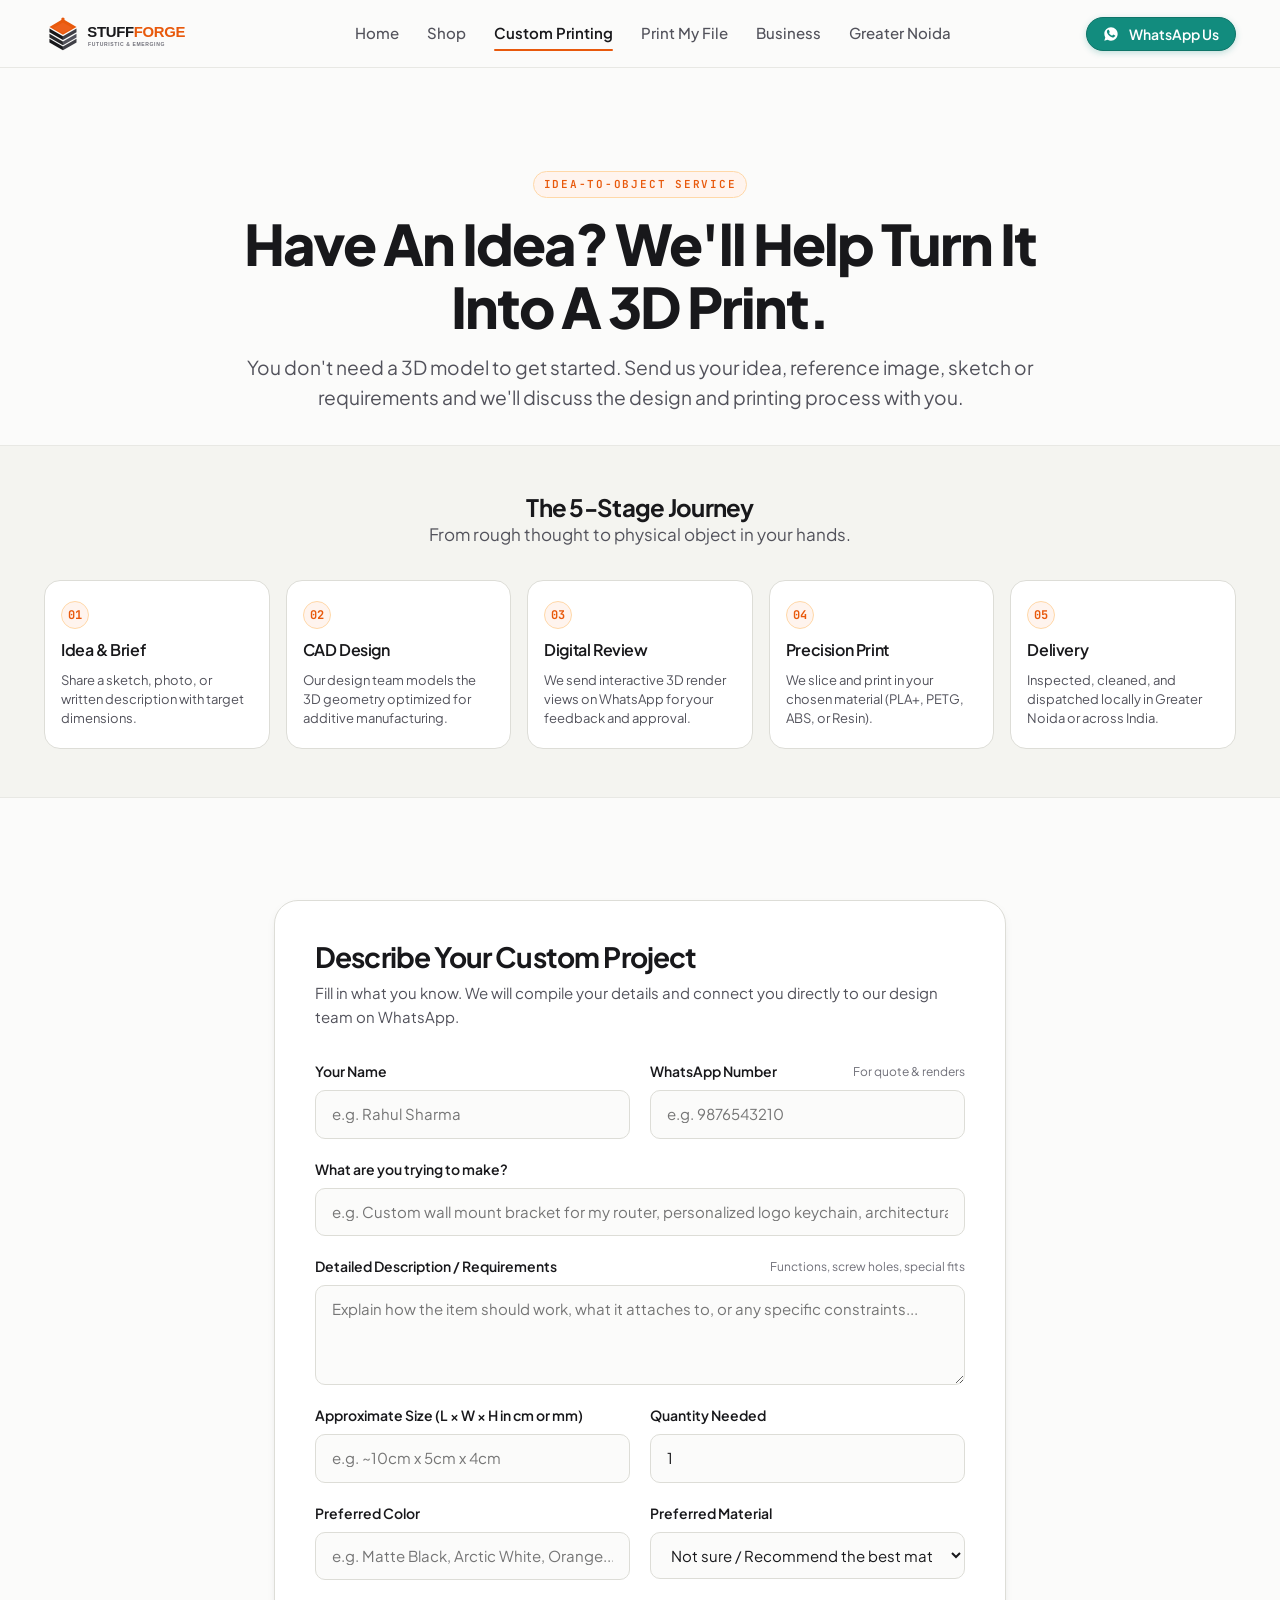
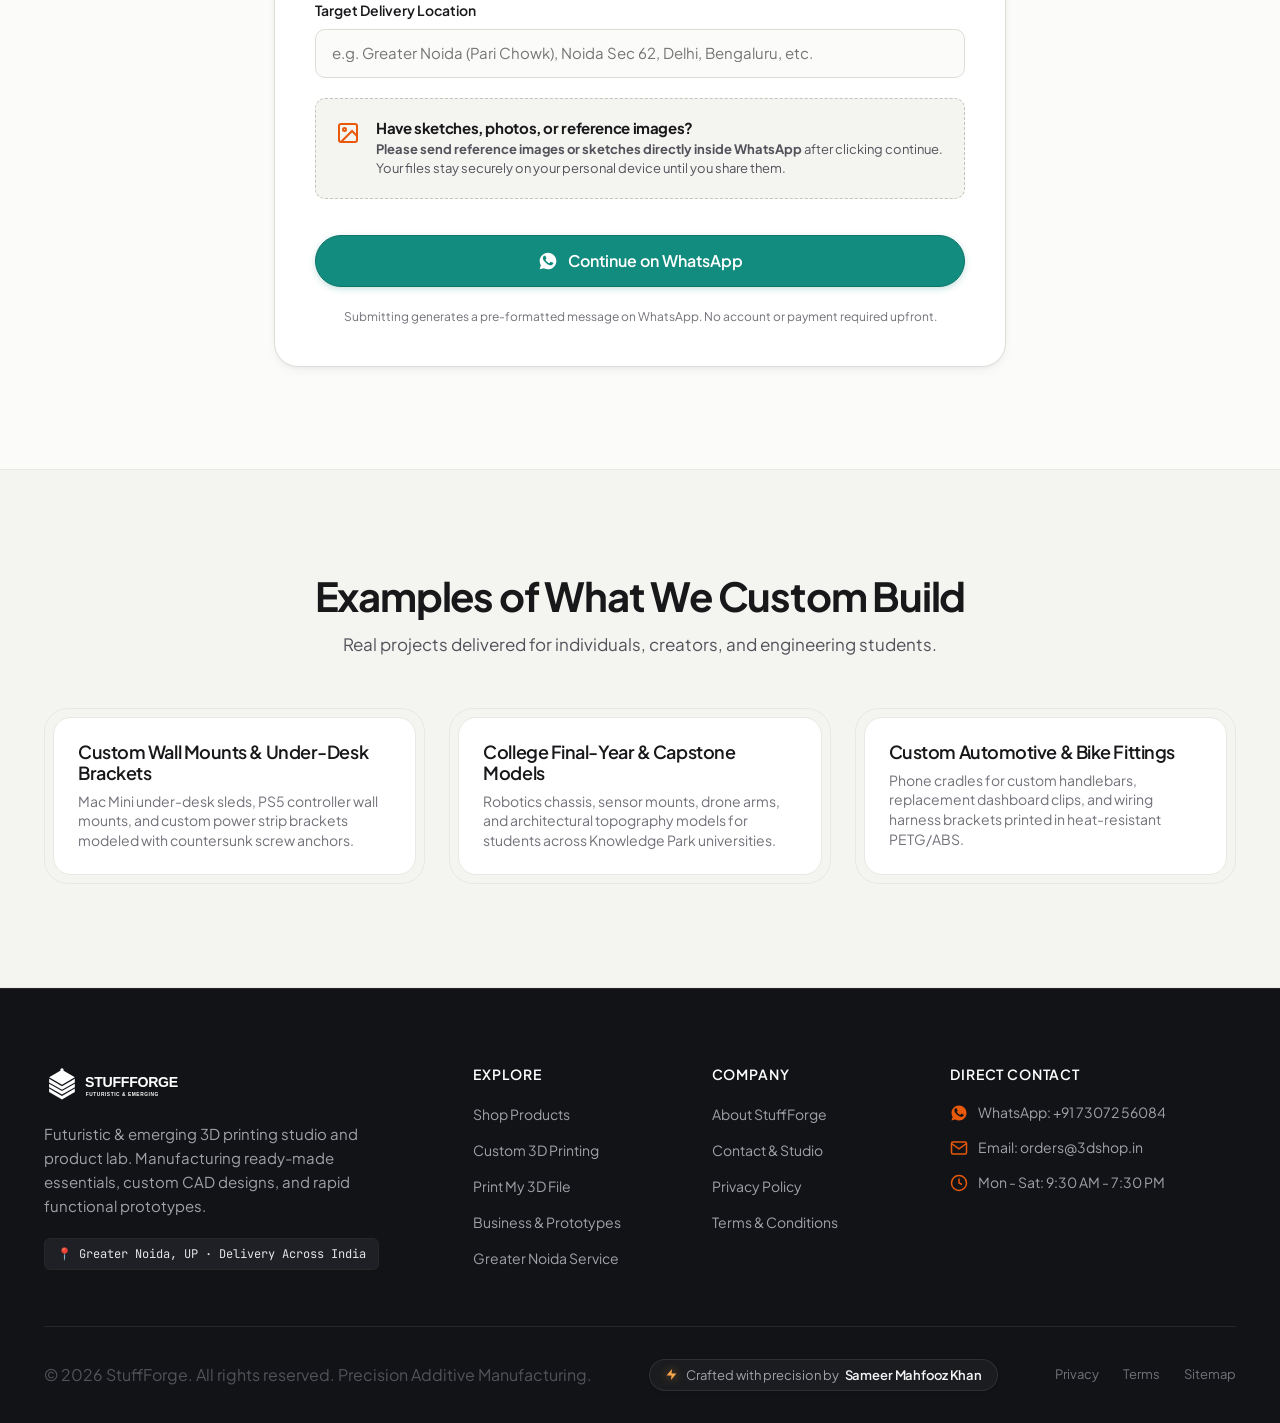
<file: custom-3d-printing.html>
<!DOCTYPE html>
<html lang="en">
<head>
  <meta charset="UTF-8">
  <meta name="viewport" content="width=device-width, initial-scale=1.0">
  <title>Custom 3D Printing &amp; CAD Design Service | StuffForge</title>
  <meta name="description" content="Turn your idea, sketch, or photograph into a physical 3D print. No 3D model required. Fast custom 3D design and printing in Greater Noida and across India.">
  <link rel="canonical" href="https://3dshop.in/custom-3d-printing.html">

  <!-- Open Graph -->
  <meta property="og:type" content="website">
  <meta property="og:url" content="https://3dshop.in/custom-3d-printing.html">
  <meta property="og:title" content="Custom 3D Printing &amp; Design | StuffForge">
  <meta property="og:description" content="Have an idea or sketch? We design and 3D print your custom concept. Fast service in Greater Noida and India-wide delivery.">
  <meta property="og:image" content="https://3dshop.in/assets/images/hero-studio-prints.jpg">

  <!-- Favicons & Manifest -->
  <link rel="icon" type="image/svg+xml" href="assets/logo/favicon.svg">
  <link rel="manifest" href="site.webmanifest">
  <meta name="theme-color" content="#18181B">

  <!-- Stylesheets -->
  <link rel="stylesheet" href="css/style.css">
  <link rel="stylesheet" href="css/components.css">
  <link rel="stylesheet" href="css/responsive.css">
</head>
<body>

  <!-- Header -->
  <header class="site-header" role="banner">
    <div class="container header-container">
      <a href="index.html" class="logo-link" aria-label="StuffForge Homepage">
        <img src="assets/logo/logo.svg" alt="StuffForge Logo" class="logo-img" width="160" height="38">
      </a>

      <nav class="desktop-nav" aria-label="Main Navigation">
        <a href="index.html" class="nav-link">Home</a>
        <a href="shop.html" class="nav-link">Shop</a>
        <a href="custom-3d-printing.html" class="nav-link active">Custom Printing</a>
        <a href="print-my-file.html" class="nav-link">Print My File</a>
        <a href="business.html" class="nav-link">Business</a>
        <a href="3d-printing-greater-noida.html" class="nav-link">Greater Noida</a>
      </nav>

      <div class="header-actions">
        <button type="button" class="btn btn-sm btn-whatsapp btn-whatsapp-compact" data-whatsapp-action="general">
          <svg width="16" height="16" viewBox="0 0 24 24" fill="currentColor" aria-hidden="true" style="flex-shrink: 0;"><path fill-rule="evenodd" clip-rule="evenodd" d="M12 2C6.477 2 2 6.477 2 12c0 1.89.525 3.66 1.438 5.168L2 22l4.98-1.408A9.96 9.96 0 0 0 12 22c5.523 0 10-4.477 10-10S17.523 2 12 2zm5.405 13.924c-.228.644-1.127 1.23-1.603 1.306-.445.07-1.026.098-1.66-.107-.404-.13-1.002-.328-1.748-.65-3.08-1.332-5.09-4.444-5.244-4.65-.154-.205-1.25-1.663-1.25-3.172 0-1.51.785-2.253 1.066-2.56.281-.308.614-.385.82-.385.205 0 .41.002.589.011.189.01.44-.071.688.522.256.615.87 2.128.947 2.282.077.154.128.333.026.538-.103.205-.154.333-.308.513-.154.179-.323.4-.461.538-.154.154-.314.32-.135.628.179.308.796 1.311 1.706 2.121 1.171 1.042 2.16 1.365 2.468 1.519.308.154.487.128.667-.077.179-.205.769-.897.974-1.205.205-.308.41-.256.692-.154.282.103 1.794.846 2.102 1.001.308.154.513.23.589.36.077.127.077.742-.151 1.386z"/></svg>
          <span>WhatsApp Us</span>
        </button>

        <button type="button" class="mobile-nav-toggle" aria-label="Toggle navigation menu" aria-expanded="false">
          <span class="hamburger-icon">
            <span class="hamburger-line"></span>
            <span class="hamburger-line"></span>
            <span class="hamburger-line"></span>
          </span>
        </button>
      </div>
    </div>
  </header>

  <!-- Mobile Drawer -->
  <div class="mobile-drawer-overlay"></div>
  <aside class="mobile-drawer" aria-label="Mobile Navigation Drawer">
    <div class="mobile-drawer-header">
      <img src="assets/logo/logo.svg" alt="StuffForge Logo" class="mobile-drawer-logo" width="130" height="30">
      <button type="button" class="mobile-drawer-close" aria-label="Close navigation menu" title="Close menu">
        <svg width="20" height="20" viewBox="0 0 24 24" fill="none" stroke="currentColor" stroke-width="2.5" stroke-linecap="round" stroke-linejoin="round">
          <line x1="18" y1="6" x2="6" y2="18"></line>
          <line x1="6" y1="6" x2="18" y2="18"></line>
        </svg>
      </button>
    </div>
    <nav class="mobile-drawer-links">
      <a href="index.html" class="mobile-nav-link">Home</a>
      <a href="shop.html" class="mobile-nav-link">Shop Products</a>
      <a href="custom-3d-printing.html" class="mobile-nav-link active">Custom 3D Printing</a>
      <a href="print-my-file.html" class="mobile-nav-link">Print My 3D File</a>
      <a href="business.html" class="mobile-nav-link">Business &amp; Prototypes</a>
      <a href="3d-printing-greater-noida.html" class="mobile-nav-link">Greater Noida Service</a>
      <a href="about.html" class="mobile-nav-link">About Us</a>
      <a href="contact.html" class="mobile-nav-link">Contact</a>
    </nav>
    <div class="mobile-drawer-footer">
      <button type="button" class="btn btn-whatsapp" style="width: 100%;" data-whatsapp-action="general">
        <svg width="18" height="18" viewBox="0 0 24 24" fill="currentColor" aria-hidden="true" style="flex-shrink: 0;"><path fill-rule="evenodd" clip-rule="evenodd" d="M12 2C6.477 2 2 6.477 2 12c0 1.89.525 3.66 1.438 5.168L2 22l4.98-1.408A9.96 9.96 0 0 0 12 22c5.523 0 10-4.477 10-10S17.523 2 12 2zm5.405 13.924c-.228.644-1.127 1.23-1.603 1.306-.445.07-1.026.098-1.66-.107-.404-.13-1.002-.328-1.748-.65-3.08-1.332-5.09-4.444-5.244-4.65-.154-.205-1.25-1.663-1.25-3.172 0-1.51.785-2.253 1.066-2.56.281-.308.614-.385.82-.385.205 0 .41.002.589.011.189.01.44-.071.688.522.256.615.87 2.128.947 2.282.077.154.128.333.026.538-.103.205-.154.333-.308.513-.154.179-.323.4-.461.538-.154.154-.314.32-.135.628.179.308.796 1.311 1.706 2.121 1.171 1.042 2.16 1.365 2.468 1.519.308.154.487.128.667-.077.179-.205.769-.897.974-1.205.205-.308.41-.256.692-.154.282.103 1.794.846 2.102 1.001.308.154.513.23.589.36.077.127.077.742-.151 1.386z"/></svg>
        <span>Chat on WhatsApp</span>
      </button>
      <button type="button" class="btn btn-secondary mobile-drawer-close-btn" data-drawer-close aria-label="Close navigation menu" style="width: 100%; display: flex; align-items: center; justify-content: center; gap: 0.5rem; margin-top: 0.75rem;">
        <svg width="16" height="16" viewBox="0 0 24 24" fill="none" stroke="currentColor" stroke-width="2.5" stroke-linecap="round" stroke-linejoin="round">
          <line x1="18" y1="6" x2="6" y2="18"></line>
          <line x1="6" y1="6" x2="18" y2="18"></line>
        </svg>
        <span>Close Menu</span>
      </button>
    </div>
  </aside>

  <main id="main-content">
    <!-- Hero Section -->
    <section class="section" style="padding-bottom: 2rem;">
      <div class="container container-narrow" style="text-align: center;">
        <div class="eyebrow" style="margin-left: auto; margin-right: auto;">Idea-to-Object Service</div>
        <h1 style="font-size: clamp(2.25rem, 5vw, 3.5rem); margin-bottom: 1rem; line-height: 1.12;">
          Have An Idea? We'll Help Turn It Into A 3D Print.
        </h1>
        <p class="text-lead" style="margin-left: auto; margin-right: auto; max-width: 62ch;">
          You don't need a 3D model to get started. Send us your idea, reference image, sketch or requirements and we'll discuss the design and printing process with you.
        </p>
      </div>
    </section>

    <!-- 5-Stage Visual Process -->
    <section class="section section-subtle" style="padding-top: 3rem; padding-bottom: 3rem;">
      <div class="container">
        <div class="section-header center" style="margin-bottom: 2rem;">
          <h2 style="font-size: 1.5rem;">The 5-Stage Journey</h2>
          <p class="section-description">From rough thought to physical object in your hands.</p>
        </div>

        <div class="process-grid">
          <div class="process-step-card reveal-on-scroll">
            <span class="process-step-num">01</span>
            <h4 class="process-step-title">Idea &amp; Brief</h4>
            <p class="process-step-desc">Share a sketch, photo, or written description with target dimensions.</p>
          </div>
          <div class="process-step-card reveal-on-scroll">
            <span class="process-step-num">02</span>
            <h4 class="process-step-title">CAD Design</h4>
            <p class="process-step-desc">Our design team models the 3D geometry optimized for additive manufacturing.</p>
          </div>
          <div class="process-step-card reveal-on-scroll">
            <span class="process-step-num">03</span>
            <h4 class="process-step-title">Digital Review</h4>
            <p class="process-step-desc">We send interactive 3D render views on WhatsApp for your feedback and approval.</p>
          </div>
          <div class="process-step-card reveal-on-scroll">
            <span class="process-step-num">04</span>
            <h4 class="process-step-title">Precision Print</h4>
            <p class="process-step-desc">We slice and print in your chosen material (PLA+, PETG, ABS, or Resin).</p>
          </div>
          <div class="process-step-card reveal-on-scroll">
            <span class="process-step-num">05</span>
            <h4 class="process-step-title">Delivery</h4>
            <p class="process-step-desc">Inspected, cleaned, and dispatched locally in Greater Noida or across India.</p>
          </div>
        </div>
      </div>
    </section>

    <!-- Custom Order Conversational Form -->
    <section class="section">
      <div class="container" style="max-width: 780px;">
        <div class="form-shell">
          <div style="margin-bottom: 2rem;">
            <h2 style="font-size: 1.75rem; margin-bottom: 0.5rem;">Describe Your Custom Project</h2>
            <p style="font-size: 0.9375rem; color: var(--text-secondary);">
              Fill in what you know. We will compile your details and connect you directly to our design team on WhatsApp.
            </p>
          </div>

          <form id="custom-order-form" novalidate>
            <div class="form-grid">
              <!-- Name -->
              <div class="form-group">
                <label for="cust-name" class="form-label">Your Name</label>
                <input type="text" id="cust-name" name="name" class="form-input" placeholder="e.g. Rahul Sharma" required>
              </div>

              <!-- WhatsApp Phone -->
              <div class="form-group">
                <label for="cust-phone" class="form-label">
                  <span>WhatsApp Number</span>
                  <span class="form-label-hint">For quote &amp; renders</span>
                </label>
                <input type="tel" id="cust-phone" name="phone" class="form-input" placeholder="e.g. 9876543210" required>
              </div>

              <!-- What to make -->
              <div class="form-group full-width">
                <label for="cust-idea" class="form-label">What are you trying to make?</label>
                <input type="text" id="cust-idea" name="idea" class="form-input" placeholder="e.g. Custom wall mount bracket for my router, personalized logo keychain, architectural scale element..." required>
              </div>

              <!-- Description -->
              <div class="form-group full-width">
                <label for="cust-notes" class="form-label">
                  <span>Detailed Description / Requirements</span>
                  <span class="form-label-hint">Functions, screw holes, special fits</span>
                </label>
                <textarea id="cust-notes" name="notes" class="form-textarea" placeholder="Explain how the item should work, what it attaches to, or any specific constraints..."></textarea>
              </div>

              <!-- Approximate Dimensions -->
              <div class="form-group">
                <label for="cust-dims" class="form-label">Approximate Size (L × W × H in cm or mm)</label>
                <input type="text" id="cust-dims" name="dimensions" class="form-input" placeholder="e.g. ~10cm x 5cm x 4cm">
              </div>

              <!-- Quantity -->
              <div class="form-group">
                <label for="cust-qty" class="form-label">Quantity Needed</label>
                <input type="number" id="cust-qty" name="quantity" class="form-input" value="1" min="1" max="1000">
              </div>

              <!-- Preferred Color -->
              <div class="form-group">
                <label for="cust-color" class="form-label">Preferred Color</label>
                <input type="text" id="cust-color" name="color" class="form-input" placeholder="e.g. Matte Black, Arctic White, Orange...">
              </div>

              <!-- Material -->
              <div class="form-group">
                <label for="cust-material" class="form-label">Preferred Material</label>
                <select id="cust-material" name="material" class="form-select">
                  <option value="PLA+ (Standard, crisp finish, indoor use)">PLA+ (Standard, crisp finish, indoor use)</option>
                  <option value="PETG (Tough, heat-resistant, functional parts)">PETG (Tough, heat-resistant, functional parts)</option>
                  <option value="ABS (Impact-resistant, automotive, structural)">ABS (Impact-resistant, automotive, structural)</option>
                  <option value="Resin (Ultra-high micro-detail, miniatures)">Resin (Ultra-high micro-detail, miniatures)</option>
                  <option value="Not sure / Recommend the best material" selected>Not sure / Recommend the best material</option>
                </select>
              </div>

              <!-- Delivery Location -->
              <div class="form-group full-width">
                <label for="cust-loc" class="form-label">Target Delivery Location</label>
                <input type="text" id="cust-loc" name="location" class="form-input" placeholder="e.g. Greater Noida (Pari Chowk), Noida Sec 62, Delhi, Bengaluru, etc.">
              </div>

              <!-- Reference Upload Notice (Truthful: No fake backend server upload) -->
              <div class="form-group full-width">
                <div class="file-notice-box">
                  <div class="file-notice-icon">
                    <svg width="24" height="24" viewBox="0 0 24 24" fill="none" stroke="currentColor" stroke-width="2">
                      <rect x="3" y="3" width="18" height="18" rx="2" ry="2"></rect>
                      <circle cx="8.5" cy="8.5" r="1.5"></circle>
                      <polyline points="21 15 16 10 5 21"></polyline>
                    </svg>
                  </div>
                  <div class="file-notice-text">
                    <h5>Have sketches, photos, or reference images?</h5>
                    <p>
                      <strong>Please send reference images or sketches directly inside WhatsApp</strong> after clicking continue. Your files stay securely on your personal device until you share them.
                    </p>
                  </div>
                </div>
              </div>

              <!-- Submit Action -->
              <div class="form-group full-width" style="margin-top: 1rem;">
                <button type="submit" class="btn btn-lg btn-whatsapp" style="width: 100%;">
                  <svg width="20" height="20" viewBox="0 0 24 24" fill="currentColor">
                    <path fill-rule="evenodd" clip-rule="evenodd" d="M12 2C6.477 2 2 6.477 2 12c0 1.89.525 3.66 1.438 5.168L2 22l4.98-1.408A9.96 9.96 0 0 0 12 22c5.523 0 10-4.477 10-10S17.523 2 12 2zm5.405 13.924c-.228.644-1.127 1.23-1.603 1.306-.445.07-1.026.098-1.66-.107-.404-.13-1.002-.328-1.748-.65-3.08-1.332-5.09-4.444-5.244-4.65-.154-.205-1.25-1.663-1.25-3.172 0-1.51.785-2.253 1.066-2.56.281-.308.614-.385.82-.385.205 0 .41.002.589.011.189.01.44-.071.688.522.256.615.87 2.128.947 2.282.077.154.128.333.026.538-.103.205-.154.333-.308.513-.154.179-.323.4-.461.538-.154.154-.314.32-.135.628.179.308.796 1.311 1.706 2.121 1.171 1.042 2.16 1.365 2.468 1.519.308.154.487.128.667-.077.179-.205.769-.897.974-1.205.205-.308.41-.256.692-.154.282.103 1.794.846 2.102 1.001.308.154.513.23.589.36.077.127.077.742-.151 1.386z"/>
                  </svg>
                  <span>Continue on WhatsApp</span>
                </button>
                <p class="form-privacy-note">
                  Submitting generates a pre-formatted message on WhatsApp. No account or payment required upfront.
                </p>
              </div>
            </div>
          </form>
        </div>
      </div>
    </section>

    <!-- Examples of Recent Custom Projects -->
    <section class="section section-subtle">
      <div class="container">
        <div class="section-header center">
          <h2 class="section-title">Examples of What We Custom Build</h2>
          <p class="section-description">Real projects delivered for individuals, creators, and engineering students.</p>
        </div>

        <div style="display: grid; grid-template-columns: repeat(auto-fit, minmax(min(100%, 260px), 1fr)); gap: 1.5rem;">
          <div class="card-shell reveal-on-scroll">
            <div class="card-inner">
              <h4 style="margin-bottom: 0.5rem;">Custom Wall Mounts &amp; Under-Desk Brackets</h4>
              <p class="text-caption" style="font-size: 0.875rem;">Mac Mini under-desk sleds, PS5 controller wall mounts, and custom power strip brackets modeled with countersunk screw anchors.</p>
            </div>
          </div>

          <div class="card-shell reveal-on-scroll">
            <div class="card-inner">
              <h4 style="margin-bottom: 0.5rem;">College Final-Year &amp; Capstone Models</h4>
              <p class="text-caption" style="font-size: 0.875rem;">Robotics chassis, sensor mounts, drone arms, and architectural topography models for students across Knowledge Park universities.</p>
            </div>
          </div>

          <div class="card-shell reveal-on-scroll">
            <div class="card-inner">
              <h4 style="margin-bottom: 0.5rem;">Custom Automotive &amp; Bike Fittings</h4>
              <p class="text-caption" style="font-size: 0.875rem;">Phone cradles for custom handlebars, replacement dashboard clips, and wiring harness brackets printed in heat-resistant PETG/ABS.</p>
            </div>
          </div>
        </div>
      </div>
    </section>
  </main>

  <!-- Mobile Bottom Sticky Bar -->
  <div class="mobile-bottom-bar">
    <div class="mobile-bottom-bar-inner">
      <button type="button" class="btn btn-whatsapp" data-whatsapp-action="general">
        <svg width="18" height="18" viewBox="0 0 24 24" fill="currentColor" aria-hidden="true" style="flex-shrink: 0;"><path fill-rule="evenodd" clip-rule="evenodd" d="M12 2C6.477 2 2 6.477 2 12c0 1.89.525 3.66 1.438 5.168L2 22l4.98-1.408A9.96 9.96 0 0 0 12 22c5.523 0 10-4.477 10-10S17.523 2 12 2zm5.405 13.924c-.228.644-1.127 1.23-1.603 1.306-.445.07-1.026.098-1.66-.107-.404-.13-1.002-.328-1.748-.65-3.08-1.332-5.09-4.444-5.244-4.65-.154-.205-1.25-1.663-1.25-3.172 0-1.51.785-2.253 1.066-2.56.281-.308.614-.385.82-.385.205 0 .41.002.589.011.189.01.44-.071.688.522.256.615.87 2.128.947 2.282.077.154.128.333.026.538-.103.205-.154.333-.308.513-.154.179-.323.4-.461.538-.154.154-.314.32-.135.628.179.308.796 1.311 1.706 2.121 1.171 1.042 2.16 1.365 2.468 1.519.308.154.487.128.667-.077.179-.205.769-.897.974-1.205.205-.308.41-.256.692-.154.282.103 1.794.846 2.102 1.001.308.154.513.23.589.36.077.127.077.742-.151 1.386z"/></svg>
        <span>Chat with 3D Designer on WhatsApp</span>
      </button>
    </div>
  </div>

    <!-- Footer -->
  <footer class="site-footer" role="contentinfo">
    <div class="container">
      <div class="footer-top">
        <div class="footer-brand">
          <a href="index.html">
            <img src="assets/logo/logo.svg" alt="StuffForge Logo" class="footer-logo" width="150" height="36">
          </a>
          <p class="footer-tagline">
            Futuristic &amp; emerging 3D printing studio and product lab. Manufacturing ready-made essentials, custom CAD designs, and rapid functional prototypes.
          </p>
          <div class="footer-service-pill">
            <span>📍 Greater Noida, UP · Delivery Across India</span>
          </div>
        </div>

        <div>
          <h4 class="footer-col-title">Explore</h4>
          <ul class="footer-links">
            <li><a href="shop.html" class="footer-link">Shop Products</a></li>
            <li><a href="custom-3d-printing.html" class="footer-link">Custom 3D Printing</a></li>
            <li><a href="print-my-file.html" class="footer-link">Print My 3D File</a></li>
            <li><a href="business.html" class="footer-link">Business &amp; Prototypes</a></li>
            <li><a href="3d-printing-greater-noida.html" class="footer-link">Greater Noida Service</a></li>
          </ul>
        </div>

        <div>
          <h4 class="footer-col-title">Company</h4>
          <ul class="footer-links">
            <li><a href="about.html" class="footer-link">About StuffForge</a></li>
            <li><a href="contact.html" class="footer-link">Contact &amp; Studio</a></li>
            <li><a href="privacy-policy.html" class="footer-link">Privacy Policy</a></li>
            <li><a href="terms.html" class="footer-link">Terms &amp; Conditions</a></li>
          </ul>
        </div>

        <div>
          <h4 class="footer-col-title">Direct Contact</h4>
          <div class="footer-contact-block">
            <div class="footer-contact-item">
              <svg width="18" height="18" viewBox="0 0 24 24" fill="currentColor" aria-hidden="true" style="flex-shrink: 0;">
                <path fill-rule="evenodd" clip-rule="evenodd" d="M12 2C6.477 2 2 6.477 2 12c0 1.89.525 3.66 1.438 5.168L2 22l4.98-1.408A9.96 9.96 0 0 0 12 22c5.523 0 10-4.477 10-10S17.523 2 12 2zm5.405 13.924c-.228.644-1.127 1.23-1.603 1.306-.445.07-1.026.098-1.66-.107-.404-.13-1.002-.328-1.748-.65-3.08-1.332-5.09-4.444-5.244-4.65-.154-.205-1.25-1.663-1.25-3.172 0-1.51.785-2.253 1.066-2.56.281-.308.614-.385.82-.385.205 0 .41.002.589.011.189.01.44-.071.688.522.256.615.87 2.128.947 2.282.077.154.128.333.026.538-.103.205-.154.333-.308.513-.154.179-.323.4-.461.538-.154.154-.314.32-.135.628.179.308.796 1.311 1.706 2.121 1.171 1.042 2.16 1.365 2.468 1.519.308.154.487.128.667-.077.179-.205.769-.897.974-1.205.205-.308.41-.256.692-.154.282.103 1.794.846 2.102 1.001.308.154.513.23.589.36.077.127.077.742-.151 1.386z"/>
              </svg>
              <span>WhatsApp: +91 73072 56084</span>
            </div>
            <div class="footer-contact-item">
              <svg width="18" height="18" viewBox="0 0 24 24" fill="none" stroke="currentColor" stroke-width="2" aria-hidden="true" style="flex-shrink: 0;">
                <path d="M4 4h16c1.1 0 2 .9 2 2v12c0 1.1-.9 2-2 2H4c-1.1 0-2-.9-2-2V6c0-1.1.9-2 2-2z"></path>
                <polyline points="22,6 12,13 2,6"></polyline>
              </svg>
              <span>Email: orders@3dshop.in</span>
            </div>
            <div class="footer-contact-item">
              <svg width="18" height="18" viewBox="0 0 24 24" fill="none" stroke="currentColor" stroke-width="2" aria-hidden="true" style="flex-shrink: 0;">
                <circle cx="12" cy="12" r="10"></circle>
                <polyline points="12 6 12 12 16 14"></polyline>
              </svg>
              <span>Mon - Sat: 9:30 AM - 7:30 PM</span>
            </div>
          </div>
        </div>
      </div>

      <div class="footer-bottom">
        <p>© <span class="current-year">2026</span> StuffForge. All rights reserved. Precision Additive Manufacturing.</p>
        <div class="footer-creator-credit">
          <span class="creator-badge">
            <svg class="creator-icon" width="13" height="13" viewBox="0 0 24 24" fill="currentColor" aria-hidden="true">
              <path d="M13 2L3 14h9l-1 8 10-12h-9l1-8z"/>
            </svg>
            <span class="creator-text">
              Crafted with precision by <span class="creator-name">Sameer Mahfooz Khan</span>
            </span>
          </span>
        </div>
        <div class="footer-legal-links">
          <a href="privacy-policy.html">Privacy</a>
          <a href="terms.html">Terms</a>
          <a href="sitemap.xml">Sitemap</a>
        </div>
      </div>
    </div>
  </footer>

  <!-- Scripts -->
  <script src="js/whatsapp.js"></script>
  <script src="js/products.js"></script>
  <script src="js/main.js"></script>
  <script src="js/forms.js"></script>
</body>
</html>
</file>
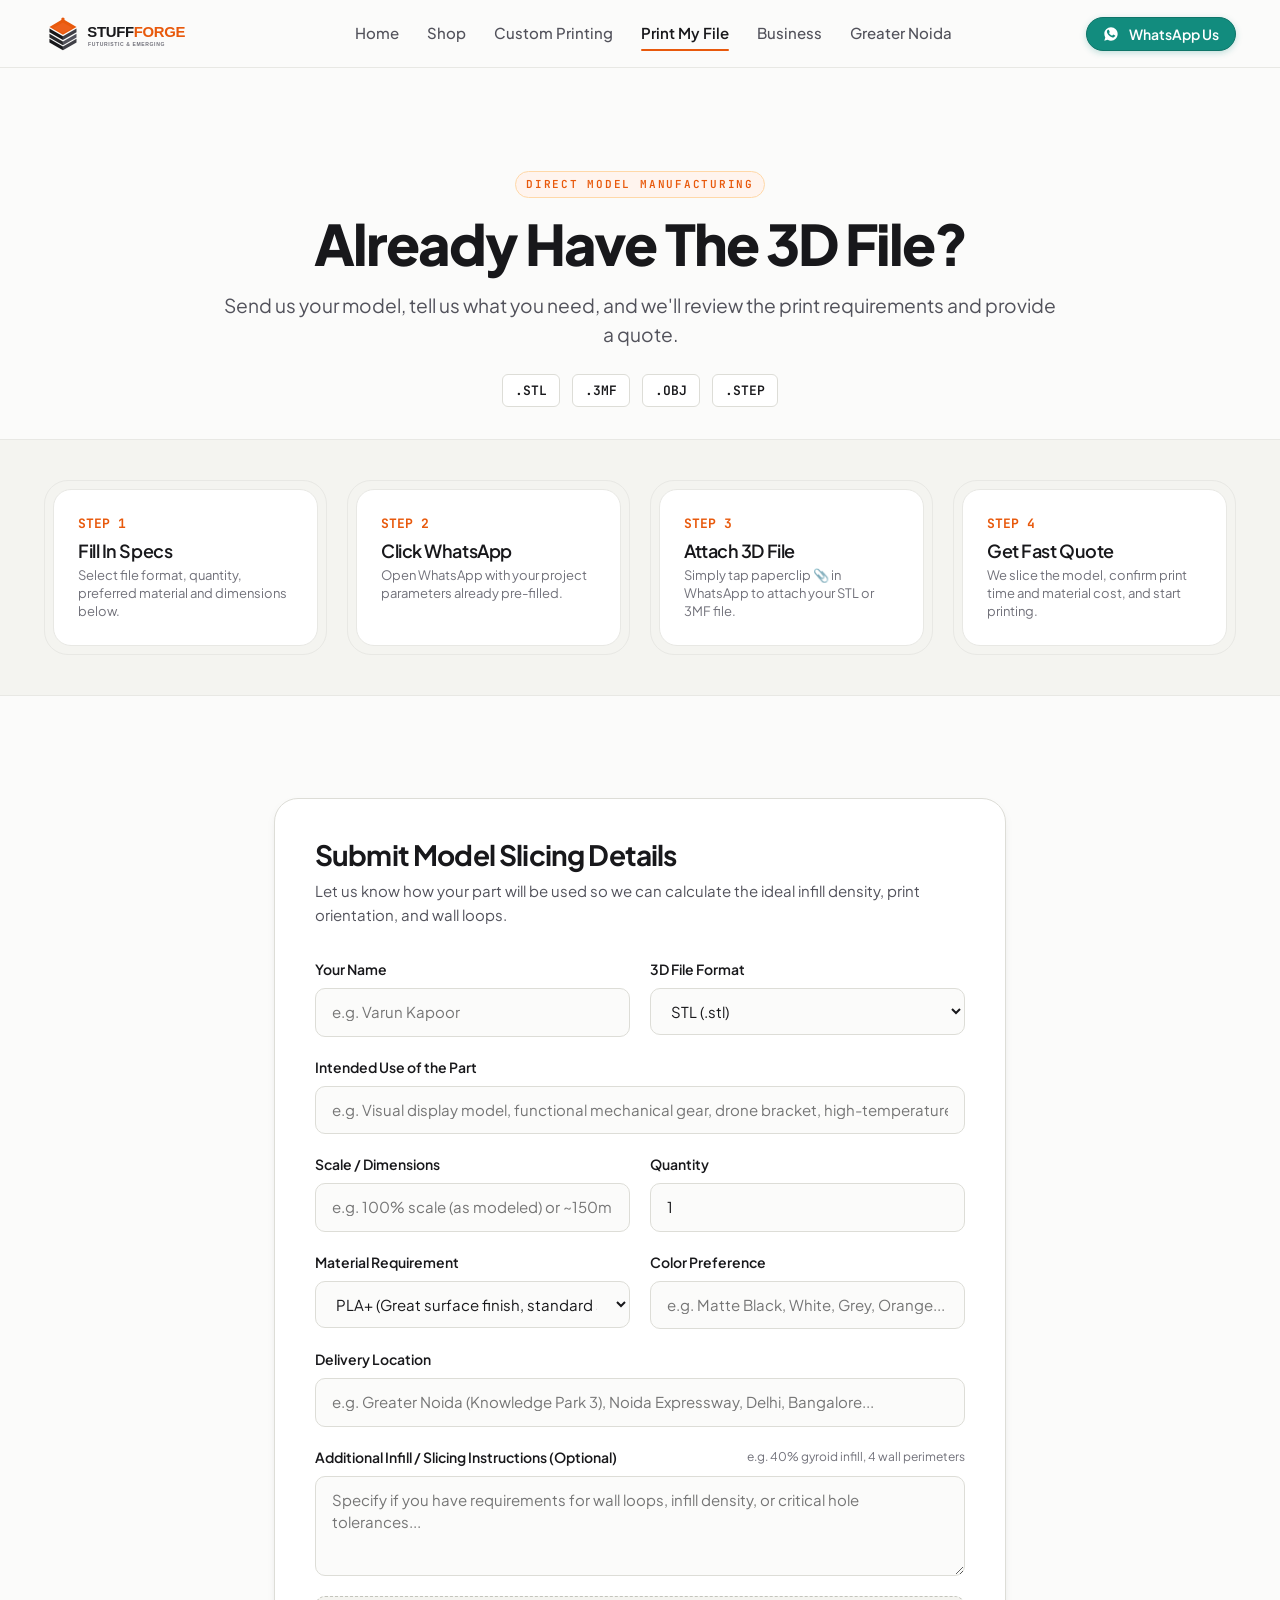
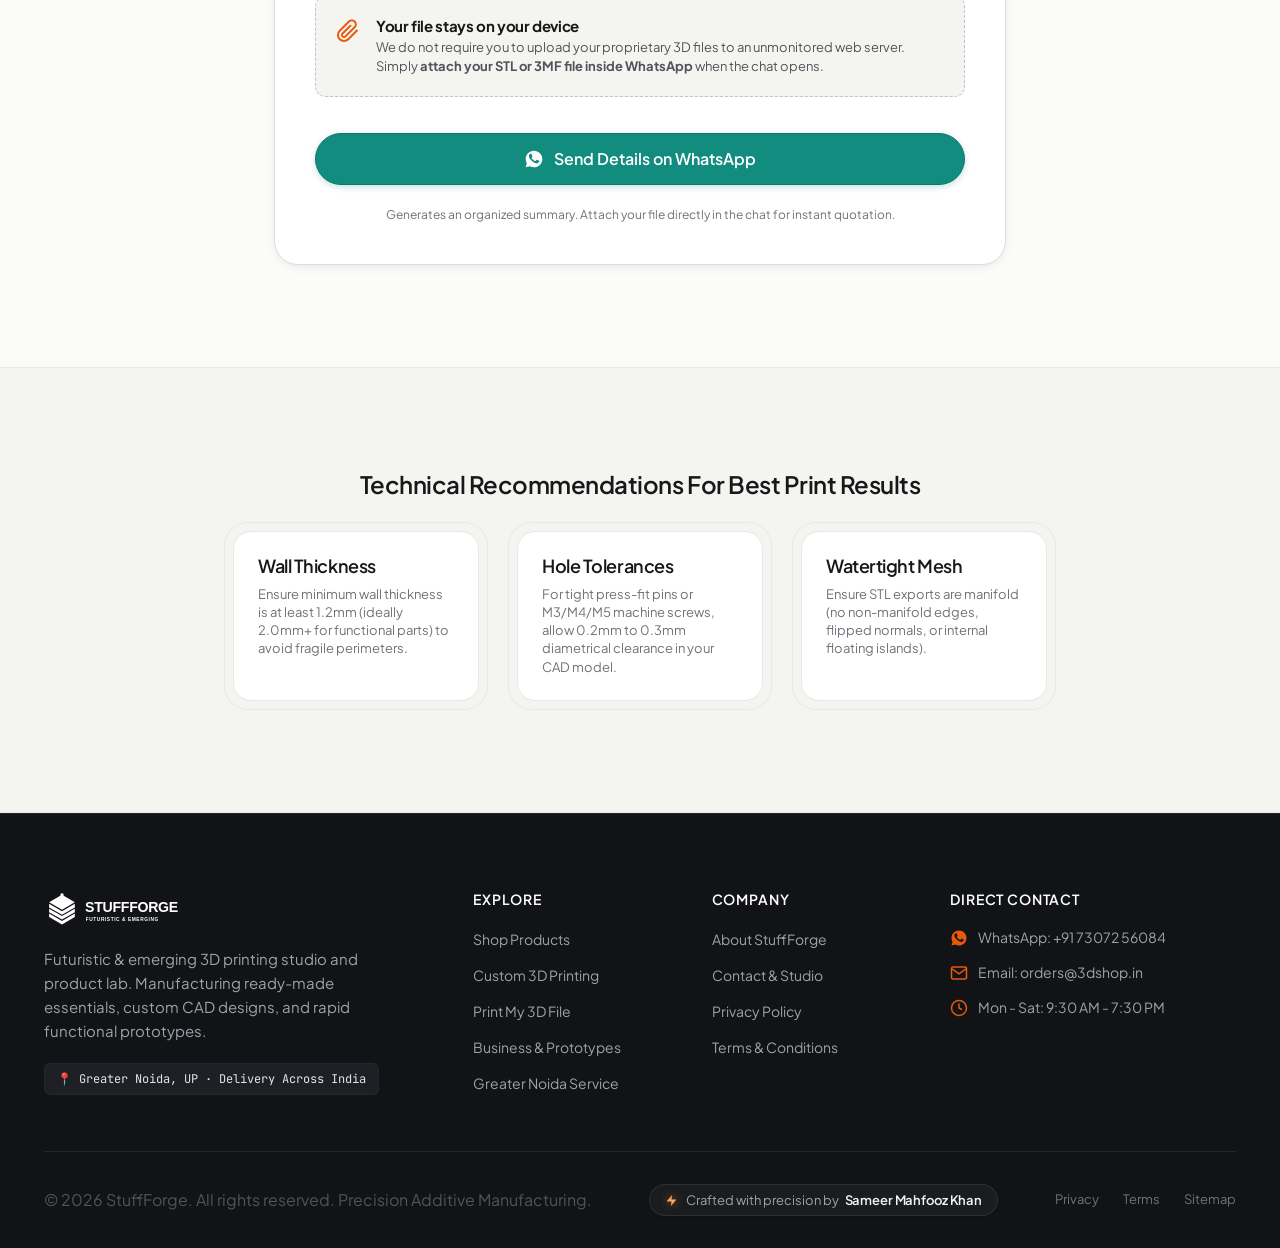
<file: print-my-file.html>
<!DOCTYPE html>
<html lang="en">
<head>
  <meta charset="UTF-8">
  <meta name="viewport" content="width=device-width, initial-scale=1.0">
  <title>Print My 3D File | Fast STL, 3MF &amp; OBJ Printing | StuffForge</title>
  <meta name="description" content="Already have a 3D model? Send your STL, 3MF, or OBJ file for instant review and printing quote. High precision 3D printing in Greater Noida with Pan-India shipping.">
  <link rel="canonical" href="https://3dshop.in/print-my-file.html">

  <!-- Open Graph -->
  <meta property="og:type" content="website">
  <meta property="og:url" content="https://3dshop.in/print-my-file.html">
  <meta property="og:title" content="Print My 3D File | StuffForge">
  <meta property="og:description" content="Send your STL, 3MF, or OBJ file for quick slicing review and manufacturing quote. Fast Greater Noida priority and delivery across India.">
  <meta property="og:image" content="https://3dshop.in/assets/images/hero-studio-prints.jpg">

  <!-- Favicons & Manifest -->
  <link rel="icon" type="image/svg+xml" href="assets/logo/favicon.svg">
  <link rel="manifest" href="site.webmanifest">
  <meta name="theme-color" content="#18181B">

  <!-- Stylesheets -->
  <link rel="stylesheet" href="css/style.css">
  <link rel="stylesheet" href="css/components.css">
  <link rel="stylesheet" href="css/responsive.css">
</head>
<body>

  <!-- Header -->
  <header class="site-header" role="banner">
    <div class="container header-container">
      <a href="index.html" class="logo-link" aria-label="StuffForge Homepage">
        <img src="assets/logo/logo.svg" alt="StuffForge Logo" class="logo-img" width="160" height="38">
      </a>

      <nav class="desktop-nav" aria-label="Main Navigation">
        <a href="index.html" class="nav-link">Home</a>
        <a href="shop.html" class="nav-link">Shop</a>
        <a href="custom-3d-printing.html" class="nav-link">Custom Printing</a>
        <a href="print-my-file.html" class="nav-link active">Print My File</a>
        <a href="business.html" class="nav-link">Business</a>
        <a href="3d-printing-greater-noida.html" class="nav-link">Greater Noida</a>
      </nav>

      <div class="header-actions">
        <button type="button" class="btn btn-sm btn-whatsapp btn-whatsapp-compact" data-whatsapp-action="general">
          <svg width="16" height="16" viewBox="0 0 24 24" fill="currentColor" aria-hidden="true" style="flex-shrink: 0;"><path fill-rule="evenodd" clip-rule="evenodd" d="M12 2C6.477 2 2 6.477 2 12c0 1.89.525 3.66 1.438 5.168L2 22l4.98-1.408A9.96 9.96 0 0 0 12 22c5.523 0 10-4.477 10-10S17.523 2 12 2zm5.405 13.924c-.228.644-1.127 1.23-1.603 1.306-.445.07-1.026.098-1.66-.107-.404-.13-1.002-.328-1.748-.65-3.08-1.332-5.09-4.444-5.244-4.65-.154-.205-1.25-1.663-1.25-3.172 0-1.51.785-2.253 1.066-2.56.281-.308.614-.385.82-.385.205 0 .41.002.589.011.189.01.44-.071.688.522.256.615.87 2.128.947 2.282.077.154.128.333.026.538-.103.205-.154.333-.308.513-.154.179-.323.4-.461.538-.154.154-.314.32-.135.628.179.308.796 1.311 1.706 2.121 1.171 1.042 2.16 1.365 2.468 1.519.308.154.487.128.667-.077.179-.205.769-.897.974-1.205.205-.308.41-.256.692-.154.282.103 1.794.846 2.102 1.001.308.154.513.23.589.36.077.127.077.742-.151 1.386z"/></svg>
          <span>WhatsApp Us</span>
        </button>

        <button type="button" class="mobile-nav-toggle" aria-label="Toggle navigation menu" aria-expanded="false">
          <span class="hamburger-icon">
            <span class="hamburger-line"></span>
            <span class="hamburger-line"></span>
            <span class="hamburger-line"></span>
          </span>
        </button>
      </div>
    </div>
  </header>

  <!-- Mobile Drawer -->
  <div class="mobile-drawer-overlay"></div>
  <aside class="mobile-drawer" aria-label="Mobile Navigation Drawer">
    <div class="mobile-drawer-header">
      <img src="assets/logo/logo.svg" alt="StuffForge Logo" class="mobile-drawer-logo" width="130" height="30">
      <button type="button" class="mobile-drawer-close" aria-label="Close navigation menu" title="Close menu">
        <svg width="20" height="20" viewBox="0 0 24 24" fill="none" stroke="currentColor" stroke-width="2.5" stroke-linecap="round" stroke-linejoin="round">
          <line x1="18" y1="6" x2="6" y2="18"></line>
          <line x1="6" y1="6" x2="18" y2="18"></line>
        </svg>
      </button>
    </div>
    <nav class="mobile-drawer-links">
      <a href="index.html" class="mobile-nav-link">Home</a>
      <a href="shop.html" class="mobile-nav-link">Shop Products</a>
      <a href="custom-3d-printing.html" class="mobile-nav-link">Custom 3D Printing</a>
      <a href="print-my-file.html" class="mobile-nav-link active">Print My 3D File</a>
      <a href="business.html" class="mobile-nav-link">Business &amp; Prototypes</a>
      <a href="3d-printing-greater-noida.html" class="mobile-nav-link">Greater Noida Service</a>
      <a href="about.html" class="mobile-nav-link">About Us</a>
      <a href="contact.html" class="mobile-nav-link">Contact</a>
    </nav>
    <div class="mobile-drawer-footer">
      <button type="button" class="btn btn-whatsapp" style="width: 100%;" data-whatsapp-action="general">
        <svg width="18" height="18" viewBox="0 0 24 24" fill="currentColor" aria-hidden="true" style="flex-shrink: 0;"><path fill-rule="evenodd" clip-rule="evenodd" d="M12 2C6.477 2 2 6.477 2 12c0 1.89.525 3.66 1.438 5.168L2 22l4.98-1.408A9.96 9.96 0 0 0 12 22c5.523 0 10-4.477 10-10S17.523 2 12 2zm5.405 13.924c-.228.644-1.127 1.23-1.603 1.306-.445.07-1.026.098-1.66-.107-.404-.13-1.002-.328-1.748-.65-3.08-1.332-5.09-4.444-5.244-4.65-.154-.205-1.25-1.663-1.25-3.172 0-1.51.785-2.253 1.066-2.56.281-.308.614-.385.82-.385.205 0 .41.002.589.011.189.01.44-.071.688.522.256.615.87 2.128.947 2.282.077.154.128.333.026.538-.103.205-.154.333-.308.513-.154.179-.323.4-.461.538-.154.154-.314.32-.135.628.179.308.796 1.311 1.706 2.121 1.171 1.042 2.16 1.365 2.468 1.519.308.154.487.128.667-.077.179-.205.769-.897.974-1.205.205-.308.41-.256.692-.154.282.103 1.794.846 2.102 1.001.308.154.513.23.589.36.077.127.077.742-.151 1.386z"/></svg>
        <span>Chat on WhatsApp</span>
      </button>
      <button type="button" class="btn btn-secondary mobile-drawer-close-btn" data-drawer-close aria-label="Close navigation menu" style="width: 100%; display: flex; align-items: center; justify-content: center; gap: 0.5rem; margin-top: 0.75rem;">
        <svg width="16" height="16" viewBox="0 0 24 24" fill="none" stroke="currentColor" stroke-width="2.5" stroke-linecap="round" stroke-linejoin="round">
          <line x1="18" y1="6" x2="6" y2="18"></line>
          <line x1="6" y1="6" x2="18" y2="18"></line>
        </svg>
        <span>Close Menu</span>
      </button>
    </div>
  </aside>

  <main id="main-content">
    <!-- Hero Section -->
    <section class="section" style="padding-bottom: 2rem;">
      <div class="container container-narrow" style="text-align: center;">
        <div class="eyebrow" style="margin-left: auto; margin-right: auto;">Direct Model Manufacturing</div>
        <h1 style="font-size: clamp(2.25rem, 5vw, 3.5rem); margin-bottom: 1rem; line-height: 1.12;">
          Already Have The 3D File?
        </h1>
        <p class="text-lead" style="margin-left: auto; margin-right: auto; max-width: 62ch;">
          Send us your model, tell us what you need, and we'll review the print requirements and provide a quote.
        </p>

        <!-- Accepted File Badges -->
        <div style="display: flex; align-items: center; justify-content: center; gap: 0.75rem; flex-wrap: wrap; margin-top: 1.5rem;">
          <span style="font-family: var(--font-mono); font-size: 0.8125rem; font-weight: 600; padding: 0.35rem 0.75rem; background: var(--bg-surface); border: 1px solid var(--border-default); border-radius: var(--radius-sm);">.STL</span>
          <span style="font-family: var(--font-mono); font-size: 0.8125rem; font-weight: 600; padding: 0.35rem 0.75rem; background: var(--bg-surface); border: 1px solid var(--border-default); border-radius: var(--radius-sm);">.3MF</span>
          <span style="font-family: var(--font-mono); font-size: 0.8125rem; font-weight: 600; padding: 0.35rem 0.75rem; background: var(--bg-surface); border: 1px solid var(--border-default); border-radius: var(--radius-sm);">.OBJ</span>
          <span style="font-family: var(--font-mono); font-size: 0.8125rem; font-weight: 600; padding: 0.35rem 0.75rem; background: var(--bg-surface); border: 1px solid var(--border-default); border-radius: var(--radius-sm);">.STEP</span>
        </div>
      </div>
    </section>

    <!-- 4 Clean Steps Banner -->
    <section class="section section-subtle" style="padding-top: 2.5rem; padding-bottom: 2.5rem;">
      <div class="container">
        <div style="display: grid; grid-template-columns: repeat(auto-fit, minmax(220px, 1fr)); gap: 1.25rem;">
          <div class="card-shell reveal-on-scroll">
            <div class="card-inner">
              <span class="text-mono" style="color: var(--accent); font-weight: 700; font-size: 0.8125rem;">STEP 1</span>
              <h4 style="margin: 0.5rem 0 0.25rem;">Fill In Specs</h4>
              <p class="text-caption">Select file format, quantity, preferred material and dimensions below.</p>
            </div>
          </div>

          <div class="card-shell reveal-on-scroll">
            <div class="card-inner">
              <span class="text-mono" style="color: var(--accent); font-weight: 700; font-size: 0.8125rem;">STEP 2</span>
              <h4 style="margin: 0.5rem 0 0.25rem;">Click WhatsApp</h4>
              <p class="text-caption">Open WhatsApp with your project parameters already pre-filled.</p>
            </div>
          </div>

          <div class="card-shell reveal-on-scroll">
            <div class="card-inner">
              <span class="text-mono" style="color: var(--accent); font-weight: 700; font-size: 0.8125rem;">STEP 3</span>
              <h4 style="margin: 0.5rem 0 0.25rem;">Attach 3D File</h4>
              <p class="text-caption">Simply tap paperclip 📎 in WhatsApp to attach your STL or 3MF file.</p>
            </div>
          </div>

          <div class="card-shell reveal-on-scroll">
            <div class="card-inner">
              <span class="text-mono" style="color: var(--accent); font-weight: 700; font-size: 0.8125rem;">STEP 4</span>
              <h4 style="margin: 0.5rem 0 0.25rem;">Get Fast Quote</h4>
              <p class="text-caption">We slice the model, confirm print time and material cost, and start printing.</p>
            </div>
          </div>
        </div>
      </div>
    </section>

    <!-- Print My File Form -->
    <section class="section">
      <div class="container" style="max-width: 780px;">
        <div class="form-shell">
          <div style="margin-bottom: 2rem;">
            <h2 style="font-size: 1.75rem; margin-bottom: 0.5rem;">Submit Model Slicing Details</h2>
            <p style="font-size: 0.9375rem; color: var(--text-secondary);">
              Let us know how your part will be used so we can calculate the ideal infill density, print orientation, and wall loops.
            </p>
          </div>

          <form id="print-file-form" novalidate>
            <div class="form-grid">
              <!-- Name -->
              <div class="form-group">
                <label for="pf-name" class="form-label">Your Name</label>
                <input type="text" id="pf-name" name="name" class="form-input" placeholder="e.g. Varun Kapoor" required>
              </div>

              <!-- File Format -->
              <div class="form-group">
                <label for="pf-file-type" class="form-label">3D File Format</label>
                <select id="pf-file-type" name="file_type" class="form-select">
                  <option value="STL (.stl)" selected>STL (.stl)</option>
                  <option value="3MF (.3mf)">3MF (.3mf)</option>
                  <option value="OBJ (.obj)">OBJ (.obj)</option>
                  <option value="STEP / STP (.step)">STEP (.step)</option>
                  <option value="Other / Zip archive">Other / Zip archive</option>
                </select>
              </div>

              <!-- Intended Purpose -->
              <div class="form-group full-width">
                <label for="pf-purpose" class="form-label">Intended Use of the Part</label>
                <input type="text" id="pf-purpose" name="purpose" class="form-input" placeholder="e.g. Visual display model, functional mechanical gear, drone bracket, high-temperature casing...">
              </div>

              <!-- Dimensions / Scale -->
              <div class="form-group">
                <label for="pf-dims" class="form-label">Scale / Dimensions</label>
                <input type="text" id="pf-dims" name="dimensions" class="form-input" placeholder="e.g. 100% scale (as modeled) or ~150mm length">
              </div>

              <!-- Quantity -->
              <div class="form-group">
                <label for="pf-qty" class="form-label">Quantity</label>
                <input type="number" id="pf-qty" name="quantity" class="form-input" value="1" min="1" max="500">
              </div>

              <!-- Material -->
              <div class="form-group">
                <label for="pf-material" class="form-label">Material Requirement</label>
                <select id="pf-material" name="material" class="form-select">
                  <option value="PLA+ (Great surface finish, standard strength)" selected>PLA+ (Great surface finish, standard strength)</option>
                  <option value="PETG (Durable, heat resistant up to 75°C)">PETG (Durable, heat resistant up to 75°C)</option>
                  <option value="ABS / ASA (Automotive, outdoor UV resistant)">ABS / ASA (Automotive, outdoor UV resistant)</option>
                  <option value="Resin SLA (Ultra-crisp miniature detail)">Resin SLA (Ultra-crisp miniature detail)</option>
                  <option value="TPU 95A (Flexible rubber-like)">TPU 95A (Flexible rubber-like)</option>
                  <option value="Recommend based on part usage">Recommend based on part usage</option>
                </select>
              </div>

              <!-- Color -->
              <div class="form-group">
                <label for="pf-color" class="form-label">Color Preference</label>
                <input type="text" id="pf-color" name="color" class="form-input" placeholder="e.g. Matte Black, White, Grey, Orange...">
              </div>

              <!-- Delivery Location -->
              <div class="form-group full-width">
                <label for="pf-loc" class="form-label">Delivery Location</label>
                <input type="text" id="pf-loc" name="location" class="form-input" placeholder="e.g. Greater Noida (Knowledge Park 3), Noida Expressway, Delhi, Bangalore...">
              </div>

              <!-- Notes / Infill -->
              <div class="form-group full-width">
                <label for="pf-notes" class="form-label">
                  <span>Additional Infill / Slicing Instructions (Optional)</span>
                  <span class="form-label-hint">e.g. 40% gyroid infill, 4 wall perimeters</span>
                </label>
                <textarea id="pf-notes" name="notes" class="form-textarea" placeholder="Specify if you have requirements for wall loops, infill density, or critical hole tolerances..."></textarea>
              </div>

              <!-- File Notice (Truthful & Transparent) -->
              <div class="form-group full-width">
                <div class="file-notice-box">
                  <div class="file-notice-icon">
                    <svg width="24" height="24" viewBox="0 0 24 24" fill="none" stroke="currentColor" stroke-width="2">
                      <path d="M21.44 11.05l-9.19 9.19a6 6 0 0 1-8.49-8.49l9.19-9.19a4 4 0 0 1 5.66 5.66l-9.2 9.19a2 2 0 0 1-2.83-2.83l8.49-8.48"></path>
                    </svg>
                  </div>
                  <div class="file-notice-text">
                    <h5>Your file stays on your device</h5>
                    <p>
                      We do not require you to upload your proprietary 3D files to an unmonitored web server. Simply <strong>attach your STL or 3MF file inside WhatsApp</strong> when the chat opens.
                    </p>
                  </div>
                </div>
              </div>

              <!-- Submit -->
              <div class="form-group full-width" style="margin-top: 1rem;">
                <button type="submit" class="btn btn-lg btn-whatsapp" style="width: 100%;">
                  <svg width="20" height="20" viewBox="0 0 24 24" fill="currentColor">
                    <path fill-rule="evenodd" clip-rule="evenodd" d="M12 2C6.477 2 2 6.477 2 12c0 1.89.525 3.66 1.438 5.168L2 22l4.98-1.408A9.96 9.96 0 0 0 12 22c5.523 0 10-4.477 10-10S17.523 2 12 2zm5.405 13.924c-.228.644-1.127 1.23-1.603 1.306-.445.07-1.026.098-1.66-.107-.404-.13-1.002-.328-1.748-.65-3.08-1.332-5.09-4.444-5.244-4.65-.154-.205-1.25-1.663-1.25-3.172 0-1.51.785-2.253 1.066-2.56.281-.308.614-.385.82-.385.205 0 .41.002.589.011.189.01.44-.071.688.522.256.615.87 2.128.947 2.282.077.154.128.333.026.538-.103.205-.154.333-.308.513-.154.179-.323.4-.461.538-.154.154-.314.32-.135.628.179.308.796 1.311 1.706 2.121 1.171 1.042 2.16 1.365 2.468 1.519.308.154.487.128.667-.077.179-.205.769-.897.974-1.205.205-.308.41-.256.692-.154.282.103 1.794.846 2.102 1.001.308.154.513.23.589.36.077.127.077.742-.151 1.386z"/>
                  </svg>
                  <span>Send Details on WhatsApp</span>
                </button>
                <p class="form-privacy-note">
                  Generates an organized summary. Attach your file directly in the chat for instant quotation.
                </p>
              </div>
            </div>
          </form>
        </div>
      </div>
    </section>

    <!-- Technical Print Guidelines Section -->
    <section class="section section-subtle">
      <div class="container container-narrow">
        <h3 style="margin-bottom: 1.5rem; text-align: center;">Technical Recommendations For Best Print Results</h3>
        <div style="display: grid; grid-template-columns: repeat(auto-fit, minmax(min(100%, 240px), 1fr)); gap: 1.25rem;">
          <div class="card-shell">
            <div class="card-inner">
              <h4 style="margin-bottom: 0.5rem;">Wall Thickness</h4>
              <p class="text-caption">Ensure minimum wall thickness is at least 1.2mm (ideally 2.0mm+ for functional parts) to avoid fragile perimeters.</p>
            </div>
          </div>
          <div class="card-shell">
            <div class="card-inner">
              <h4 style="margin-bottom: 0.5rem;">Hole Tolerances</h4>
              <p class="text-caption">For tight press-fit pins or M3/M4/M5 machine screws, allow 0.2mm to 0.3mm diametrical clearance in your CAD model.</p>
            </div>
          </div>
          <div class="card-shell">
            <div class="card-inner">
              <h4 style="margin-bottom: 0.5rem;">Watertight Mesh</h4>
              <p class="text-caption">Ensure STL exports are manifold (no non-manifold edges, flipped normals, or internal floating islands).</p>
            </div>
          </div>
        </div>
      </div>
    </section>
  </main>

  <!-- Mobile Bottom Sticky Bar -->
  <div class="mobile-bottom-bar">
    <div class="mobile-bottom-bar-inner">
      <button type="button" class="btn btn-whatsapp" data-whatsapp-action="general">
        <svg width="18" height="18" viewBox="0 0 24 24" fill="currentColor" aria-hidden="true" style="flex-shrink: 0;"><path fill-rule="evenodd" clip-rule="evenodd" d="M12 2C6.477 2 2 6.477 2 12c0 1.89.525 3.66 1.438 5.168L2 22l4.98-1.408A9.96 9.96 0 0 0 12 22c5.523 0 10-4.477 10-10S17.523 2 12 2zm5.405 13.924c-.228.644-1.127 1.23-1.603 1.306-.445.07-1.026.098-1.66-.107-.404-.13-1.002-.328-1.748-.65-3.08-1.332-5.09-4.444-5.244-4.65-.154-.205-1.25-1.663-1.25-3.172 0-1.51.785-2.253 1.066-2.56.281-.308.614-.385.82-.385.205 0 .41.002.589.011.189.01.44-.071.688.522.256.615.87 2.128.947 2.282.077.154.128.333.026.538-.103.205-.154.333-.308.513-.154.179-.323.4-.461.538-.154.154-.314.32-.135.628.179.308.796 1.311 1.706 2.121 1.171 1.042 2.16 1.365 2.468 1.519.308.154.487.128.667-.077.179-.205.769-.897.974-1.205.205-.308.41-.256.692-.154.282.103 1.794.846 2.102 1.001.308.154.513.23.589.36.077.127.077.742-.151 1.386z"/></svg>
        <span>Send 3D File on WhatsApp</span>
      </button>
    </div>
  </div>

    <!-- Footer -->
  <footer class="site-footer" role="contentinfo">
    <div class="container">
      <div class="footer-top">
        <div class="footer-brand">
          <a href="index.html">
            <img src="assets/logo/logo.svg" alt="StuffForge Logo" class="footer-logo" width="150" height="36">
          </a>
          <p class="footer-tagline">
            Futuristic &amp; emerging 3D printing studio and product lab. Manufacturing ready-made essentials, custom CAD designs, and rapid functional prototypes.
          </p>
          <div class="footer-service-pill">
            <span>📍 Greater Noida, UP · Delivery Across India</span>
          </div>
        </div>

        <div>
          <h4 class="footer-col-title">Explore</h4>
          <ul class="footer-links">
            <li><a href="shop.html" class="footer-link">Shop Products</a></li>
            <li><a href="custom-3d-printing.html" class="footer-link">Custom 3D Printing</a></li>
            <li><a href="print-my-file.html" class="footer-link">Print My 3D File</a></li>
            <li><a href="business.html" class="footer-link">Business &amp; Prototypes</a></li>
            <li><a href="3d-printing-greater-noida.html" class="footer-link">Greater Noida Service</a></li>
          </ul>
        </div>

        <div>
          <h4 class="footer-col-title">Company</h4>
          <ul class="footer-links">
            <li><a href="about.html" class="footer-link">About StuffForge</a></li>
            <li><a href="contact.html" class="footer-link">Contact &amp; Studio</a></li>
            <li><a href="privacy-policy.html" class="footer-link">Privacy Policy</a></li>
            <li><a href="terms.html" class="footer-link">Terms &amp; Conditions</a></li>
          </ul>
        </div>

        <div>
          <h4 class="footer-col-title">Direct Contact</h4>
          <div class="footer-contact-block">
            <div class="footer-contact-item">
              <svg width="18" height="18" viewBox="0 0 24 24" fill="currentColor" aria-hidden="true" style="flex-shrink: 0;">
                <path fill-rule="evenodd" clip-rule="evenodd" d="M12 2C6.477 2 2 6.477 2 12c0 1.89.525 3.66 1.438 5.168L2 22l4.98-1.408A9.96 9.96 0 0 0 12 22c5.523 0 10-4.477 10-10S17.523 2 12 2zm5.405 13.924c-.228.644-1.127 1.23-1.603 1.306-.445.07-1.026.098-1.66-.107-.404-.13-1.002-.328-1.748-.65-3.08-1.332-5.09-4.444-5.244-4.65-.154-.205-1.25-1.663-1.25-3.172 0-1.51.785-2.253 1.066-2.56.281-.308.614-.385.82-.385.205 0 .41.002.589.011.189.01.44-.071.688.522.256.615.87 2.128.947 2.282.077.154.128.333.026.538-.103.205-.154.333-.308.513-.154.179-.323.4-.461.538-.154.154-.314.32-.135.628.179.308.796 1.311 1.706 2.121 1.171 1.042 2.16 1.365 2.468 1.519.308.154.487.128.667-.077.179-.205.769-.897.974-1.205.205-.308.41-.256.692-.154.282.103 1.794.846 2.102 1.001.308.154.513.23.589.36.077.127.077.742-.151 1.386z"/>
              </svg>
              <span>WhatsApp: +91 73072 56084</span>
            </div>
            <div class="footer-contact-item">
              <svg width="18" height="18" viewBox="0 0 24 24" fill="none" stroke="currentColor" stroke-width="2" aria-hidden="true" style="flex-shrink: 0;">
                <path d="M4 4h16c1.1 0 2 .9 2 2v12c0 1.1-.9 2-2 2H4c-1.1 0-2-.9-2-2V6c0-1.1.9-2 2-2z"></path>
                <polyline points="22,6 12,13 2,6"></polyline>
              </svg>
              <span>Email: orders@3dshop.in</span>
            </div>
            <div class="footer-contact-item">
              <svg width="18" height="18" viewBox="0 0 24 24" fill="none" stroke="currentColor" stroke-width="2" aria-hidden="true" style="flex-shrink: 0;">
                <circle cx="12" cy="12" r="10"></circle>
                <polyline points="12 6 12 12 16 14"></polyline>
              </svg>
              <span>Mon - Sat: 9:30 AM - 7:30 PM</span>
            </div>
          </div>
        </div>
      </div>

      <div class="footer-bottom">
        <p>© <span class="current-year">2026</span> StuffForge. All rights reserved. Precision Additive Manufacturing.</p>
        <div class="footer-creator-credit">
          <span class="creator-badge">
            <svg class="creator-icon" width="13" height="13" viewBox="0 0 24 24" fill="currentColor" aria-hidden="true">
              <path d="M13 2L3 14h9l-1 8 10-12h-9l1-8z"/>
            </svg>
            <span class="creator-text">
              Crafted with precision by <span class="creator-name">Sameer Mahfooz Khan</span>
            </span>
          </span>
        </div>
        <div class="footer-legal-links">
          <a href="privacy-policy.html">Privacy</a>
          <a href="terms.html">Terms</a>
          <a href="sitemap.xml">Sitemap</a>
        </div>
      </div>
    </div>
  </footer>

  <!-- Scripts -->
  <script src="js/whatsapp.js"></script>
  <script src="js/products.js"></script>
  <script src="js/main.js"></script>
  <script src="js/forms.js"></script>
</body>
</html>
</file>
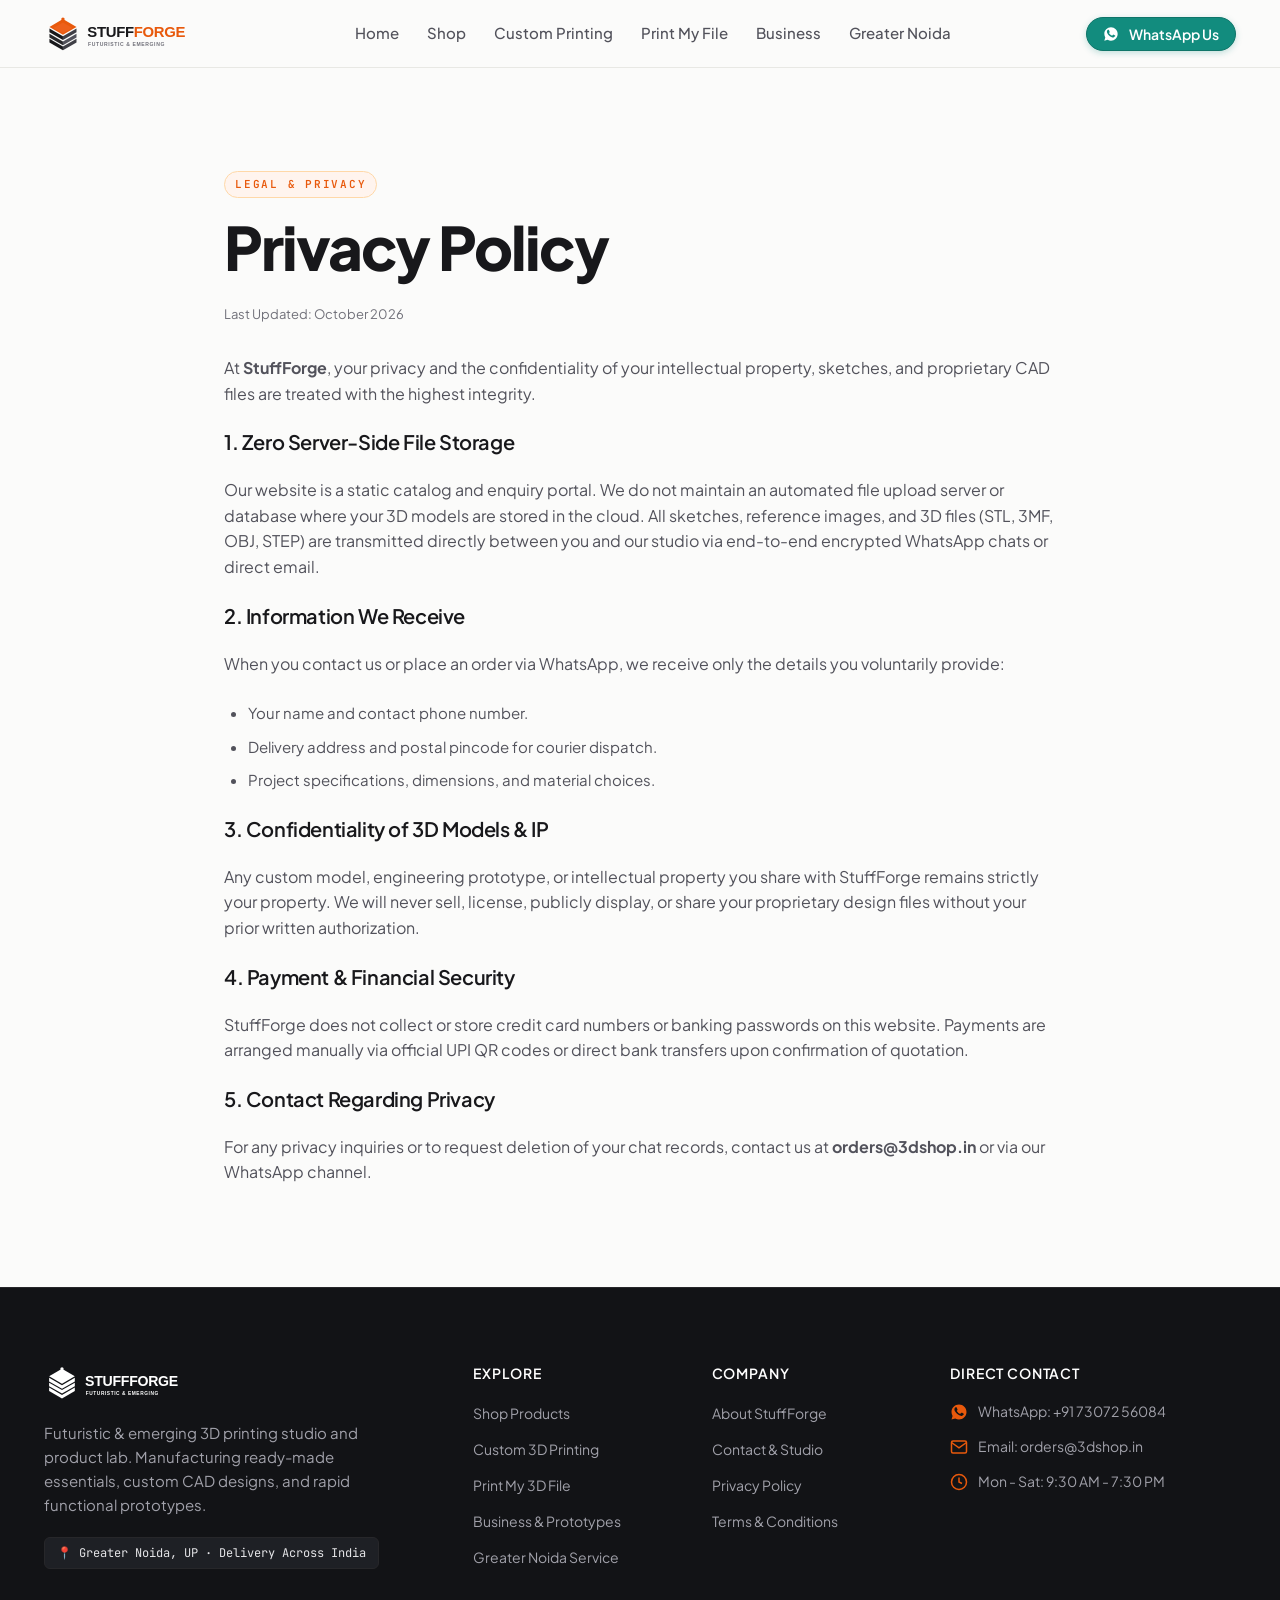
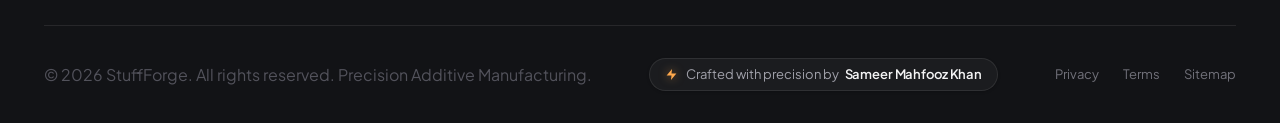
<file: privacy-policy.html>
<!DOCTYPE html>
<html lang="en">
<head>
  <meta charset="UTF-8">
  <meta name="viewport" content="width=device-width, initial-scale=1.0">
  <title>Privacy Policy | StuffForge</title>
  <meta name="description" content="Privacy Policy for StuffForge. Transparent details on how customer data, CAD designs, and WhatsApp communications are handled securely.">
  <link rel="canonical" href="https://3dshop.in/privacy-policy.html">
  <link rel="icon" type="image/svg+xml" href="assets/logo/favicon.svg">
  <link rel="stylesheet" href="css/style.css">
  <link rel="stylesheet" href="css/components.css">
  <link rel="stylesheet" href="css/responsive.css">
</head>
<body>

  <!-- Header -->
  <header class="site-header" role="banner">
    <div class="container header-container">
      <a href="index.html" class="logo-link" aria-label="StuffForge Homepage">
        <img src="assets/logo/logo.svg" alt="StuffForge Logo" class="logo-img" width="160" height="38">
      </a>
      <nav class="desktop-nav" aria-label="Main Navigation">
        <a href="index.html" class="nav-link">Home</a>
        <a href="shop.html" class="nav-link">Shop</a>
        <a href="custom-3d-printing.html" class="nav-link">Custom Printing</a>
        <a href="print-my-file.html" class="nav-link">Print My File</a>
        <a href="business.html" class="nav-link">Business</a>
        <a href="3d-printing-greater-noida.html" class="nav-link">Greater Noida</a>
      </nav>
      <div class="header-actions">
        <button type="button" class="btn btn-sm btn-whatsapp btn-whatsapp-compact" data-whatsapp-action="general">
          <svg width="16" height="16" viewBox="0 0 24 24" fill="currentColor" aria-hidden="true" style="flex-shrink: 0;"><path fill-rule="evenodd" clip-rule="evenodd" d="M12 2C6.477 2 2 6.477 2 12c0 1.89.525 3.66 1.438 5.168L2 22l4.98-1.408A9.96 9.96 0 0 0 12 22c5.523 0 10-4.477 10-10S17.523 2 12 2zm5.405 13.924c-.228.644-1.127 1.23-1.603 1.306-.445.07-1.026.098-1.66-.107-.404-.13-1.002-.328-1.748-.65-3.08-1.332-5.09-4.444-5.244-4.65-.154-.205-1.25-1.663-1.25-3.172 0-1.51.785-2.253 1.066-2.56.281-.308.614-.385.82-.385.205 0 .41.002.589.011.189.01.44-.071.688.522.256.615.87 2.128.947 2.282.077.154.128.333.026.538-.103.205-.154.333-.308.513-.154.179-.323.4-.461.538-.154.154-.314.32-.135.628.179.308.796 1.311 1.706 2.121 1.171 1.042 2.16 1.365 2.468 1.519.308.154.487.128.667-.077.179-.205.769-.897.974-1.205.205-.308.41-.256.692-.154.282.103 1.794.846 2.102 1.001.308.154.513.23.589.36.077.127.077.742-.151 1.386z"/></svg>
          <span>WhatsApp Us</span>
        </button>
        <button type="button" class="mobile-nav-toggle" aria-label="Toggle navigation menu" aria-expanded="false">
          <span class="hamburger-icon">
            <span class="hamburger-line"></span>
            <span class="hamburger-line"></span>
            <span class="hamburger-line"></span>
          </span>
        </button>
      </div>
    </div>
  </header>

  <!-- Mobile Drawer -->
  <div class="mobile-drawer-overlay"></div>
  <aside class="mobile-drawer" aria-label="Mobile Navigation Drawer">
    <div class="mobile-drawer-header">
      <img src="assets/logo/logo.svg" alt="StuffForge Logo" class="mobile-drawer-logo" width="130" height="30">
      <button type="button" class="mobile-drawer-close" aria-label="Close navigation menu" title="Close menu">
        <svg width="20" height="20" viewBox="0 0 24 24" fill="none" stroke="currentColor" stroke-width="2.5" stroke-linecap="round" stroke-linejoin="round">
          <line x1="18" y1="6" x2="6" y2="18"></line>
          <line x1="6" y1="6" x2="18" y2="18"></line>
        </svg>
      </button>
    </div>
    <nav class="mobile-drawer-links">
      <a href="index.html" class="mobile-nav-link">Home</a>
      <a href="shop.html" class="mobile-nav-link">Shop Products</a>
      <a href="custom-3d-printing.html" class="mobile-nav-link">Custom 3D Printing</a>
      <a href="print-my-file.html" class="mobile-nav-link">Print My 3D File</a>
      <a href="business.html" class="mobile-nav-link">Business &amp; Prototypes</a>
      <a href="3d-printing-greater-noida.html" class="mobile-nav-link">Greater Noida Service</a>
      <a href="about.html" class="mobile-nav-link">About Us</a>
      <a href="contact.html" class="mobile-nav-link">Contact</a>
    </nav>
    <div class="mobile-drawer-footer">
      <button type="button" class="btn btn-whatsapp" style="width: 100%;" data-whatsapp-action="general">
        <svg width="18" height="18" viewBox="0 0 24 24" fill="currentColor" aria-hidden="true" style="flex-shrink: 0;"><path fill-rule="evenodd" clip-rule="evenodd" d="M12 2C6.477 2 2 6.477 2 12c0 1.89.525 3.66 1.438 5.168L2 22l4.98-1.408A9.96 9.96 0 0 0 12 22c5.523 0 10-4.477 10-10S17.523 2 12 2zm5.405 13.924c-.228.644-1.127 1.23-1.603 1.306-.445.07-1.026.098-1.66-.107-.404-.13-1.002-.328-1.748-.65-3.08-1.332-5.09-4.444-5.244-4.65-.154-.205-1.25-1.663-1.25-3.172 0-1.51.785-2.253 1.066-2.56.281-.308.614-.385.82-.385.205 0 .41.002.589.011.189.01.44-.071.688.522.256.615.87 2.128.947 2.282.077.154.128.333.026.538-.103.205-.154.333-.308.513-.154.179-.323.4-.461.538-.154.154-.314.32-.135.628.179.308.796 1.311 1.706 2.121 1.171 1.042 2.16 1.365 2.468 1.519.308.154.487.128.667-.077.179-.205.769-.897.974-1.205.205-.308.41-.256.692-.154.282.103 1.794.846 2.102 1.001.308.154.513.23.589.36.077.127.077.742-.151 1.386z"/></svg>
        <span>Chat on WhatsApp</span>
      </button>
      <button type="button" class="btn btn-secondary mobile-drawer-close-btn" data-drawer-close aria-label="Close navigation menu" style="width: 100%; display: flex; align-items: center; justify-content: center; gap: 0.5rem; margin-top: 0.75rem;">
        <svg width="16" height="16" viewBox="0 0 24 24" fill="none" stroke="currentColor" stroke-width="2.5" stroke-linecap="round" stroke-linejoin="round">
          <line x1="18" y1="6" x2="6" y2="18"></line>
          <line x1="6" y1="6" x2="18" y2="18"></line>
        </svg>
        <span>Close Menu</span>
      </button>
    </div>
  </aside>

  <main id="main-content">
    <section class="section">
      <div class="container container-narrow">
        <div class="eyebrow">Legal &amp; Privacy</div>
        <h1 style="margin-bottom: 1.5rem;">Privacy Policy</h1>
        <p class="text-caption" style="margin-bottom: 2rem;">Last Updated: October 2026</p>

        <div style="display: flex; flex-direction: column; gap: 1.5rem; font-size: 0.9375rem; line-height: 1.7; color: var(--text-secondary);">
          <p>
            At <strong>StuffForge</strong>, your privacy and the confidentiality of your intellectual property, sketches, and proprietary CAD files are treated with the highest integrity.
          </p>

          <h3 style="color: var(--text-primary); font-size: 1.25rem;">1. Zero Server-Side File Storage</h3>
          <p>
            Our website is a static catalog and enquiry portal. We do not maintain an automated file upload server or database where your 3D models are stored in the cloud. All sketches, reference images, and 3D files (STL, 3MF, OBJ, STEP) are transmitted directly between you and our studio via end-to-end encrypted WhatsApp chats or direct email.
          </p>

          <h3 style="color: var(--text-primary); font-size: 1.25rem;">2. Information We Receive</h3>
          <p>
            When you contact us or place an order via WhatsApp, we receive only the details you voluntarily provide:
          </p>
          <ul style="list-style: disc; padding-left: 1.5rem; display: flex; flex-direction: column; gap: 0.5rem;">
            <li>Your name and contact phone number.</li>
            <li>Delivery address and postal pincode for courier dispatch.</li>
            <li>Project specifications, dimensions, and material choices.</li>
          </ul>

          <h3 style="color: var(--text-primary); font-size: 1.25rem;">3. Confidentiality of 3D Models &amp; IP</h3>
          <p>
            Any custom model, engineering prototype, or intellectual property you share with StuffForge remains strictly your property. We will never sell, license, publicly display, or share your proprietary design files without your prior written authorization.
          </p>

          <h3 style="color: var(--text-primary); font-size: 1.25rem;">4. Payment &amp; Financial Security</h3>
          <p>
            StuffForge does not collect or store credit card numbers or banking passwords on this website. Payments are arranged manually via official UPI QR codes or direct bank transfers upon confirmation of quotation.
          </p>

          <h3 style="color: var(--text-primary); font-size: 1.25rem;">5. Contact Regarding Privacy</h3>
          <p>
            For any privacy inquiries or to request deletion of your chat records, contact us at <strong>orders@3dshop.in</strong> or via our WhatsApp channel.
          </p>
        </div>
      </div>
    </section>
  </main>

    <!-- Footer -->
  <footer class="site-footer" role="contentinfo">
    <div class="container">
      <div class="footer-top">
        <div class="footer-brand">
          <a href="index.html">
            <img src="assets/logo/logo.svg" alt="StuffForge Logo" class="footer-logo" width="150" height="36">
          </a>
          <p class="footer-tagline">
            Futuristic &amp; emerging 3D printing studio and product lab. Manufacturing ready-made essentials, custom CAD designs, and rapid functional prototypes.
          </p>
          <div class="footer-service-pill">
            <span>📍 Greater Noida, UP · Delivery Across India</span>
          </div>
        </div>

        <div>
          <h4 class="footer-col-title">Explore</h4>
          <ul class="footer-links">
            <li><a href="shop.html" class="footer-link">Shop Products</a></li>
            <li><a href="custom-3d-printing.html" class="footer-link">Custom 3D Printing</a></li>
            <li><a href="print-my-file.html" class="footer-link">Print My 3D File</a></li>
            <li><a href="business.html" class="footer-link">Business &amp; Prototypes</a></li>
            <li><a href="3d-printing-greater-noida.html" class="footer-link">Greater Noida Service</a></li>
          </ul>
        </div>

        <div>
          <h4 class="footer-col-title">Company</h4>
          <ul class="footer-links">
            <li><a href="about.html" class="footer-link">About StuffForge</a></li>
            <li><a href="contact.html" class="footer-link">Contact &amp; Studio</a></li>
            <li><a href="privacy-policy.html" class="footer-link">Privacy Policy</a></li>
            <li><a href="terms.html" class="footer-link">Terms &amp; Conditions</a></li>
          </ul>
        </div>

        <div>
          <h4 class="footer-col-title">Direct Contact</h4>
          <div class="footer-contact-block">
            <div class="footer-contact-item">
              <svg width="18" height="18" viewBox="0 0 24 24" fill="currentColor" aria-hidden="true" style="flex-shrink: 0;">
                <path fill-rule="evenodd" clip-rule="evenodd" d="M12 2C6.477 2 2 6.477 2 12c0 1.89.525 3.66 1.438 5.168L2 22l4.98-1.408A9.96 9.96 0 0 0 12 22c5.523 0 10-4.477 10-10S17.523 2 12 2zm5.405 13.924c-.228.644-1.127 1.23-1.603 1.306-.445.07-1.026.098-1.66-.107-.404-.13-1.002-.328-1.748-.65-3.08-1.332-5.09-4.444-5.244-4.65-.154-.205-1.25-1.663-1.25-3.172 0-1.51.785-2.253 1.066-2.56.281-.308.614-.385.82-.385.205 0 .41.002.589.011.189.01.44-.071.688.522.256.615.87 2.128.947 2.282.077.154.128.333.026.538-.103.205-.154.333-.308.513-.154.179-.323.4-.461.538-.154.154-.314.32-.135.628.179.308.796 1.311 1.706 2.121 1.171 1.042 2.16 1.365 2.468 1.519.308.154.487.128.667-.077.179-.205.769-.897.974-1.205.205-.308.41-.256.692-.154.282.103 1.794.846 2.102 1.001.308.154.513.23.589.36.077.127.077.742-.151 1.386z"/>
              </svg>
              <span>WhatsApp: +91 73072 56084</span>
            </div>
            <div class="footer-contact-item">
              <svg width="18" height="18" viewBox="0 0 24 24" fill="none" stroke="currentColor" stroke-width="2" aria-hidden="true" style="flex-shrink: 0;">
                <path d="M4 4h16c1.1 0 2 .9 2 2v12c0 1.1-.9 2-2 2H4c-1.1 0-2-.9-2-2V6c0-1.1.9-2 2-2z"></path>
                <polyline points="22,6 12,13 2,6"></polyline>
              </svg>
              <span>Email: orders@3dshop.in</span>
            </div>
            <div class="footer-contact-item">
              <svg width="18" height="18" viewBox="0 0 24 24" fill="none" stroke="currentColor" stroke-width="2" aria-hidden="true" style="flex-shrink: 0;">
                <circle cx="12" cy="12" r="10"></circle>
                <polyline points="12 6 12 12 16 14"></polyline>
              </svg>
              <span>Mon - Sat: 9:30 AM - 7:30 PM</span>
            </div>
          </div>
        </div>
      </div>

      <div class="footer-bottom">
        <p>© <span class="current-year">2026</span> StuffForge. All rights reserved. Precision Additive Manufacturing.</p>
        <div class="footer-creator-credit">
          <span class="creator-badge">
            <svg class="creator-icon" width="13" height="13" viewBox="0 0 24 24" fill="currentColor" aria-hidden="true">
              <path d="M13 2L3 14h9l-1 8 10-12h-9l1-8z"/>
            </svg>
            <span class="creator-text">
              Crafted with precision by <span class="creator-name">Sameer Mahfooz Khan</span>
            </span>
          </span>
        </div>
        <div class="footer-legal-links">
          <a href="privacy-policy.html">Privacy</a>
          <a href="terms.html">Terms</a>
          <a href="sitemap.xml">Sitemap</a>
        </div>
      </div>
    </div>
  </footer>

  <script src="js/whatsapp.js"></script>
  <script src="js/products.js"></script>
  <script src="js/main.js"></script>
</body>
</html>
</file>
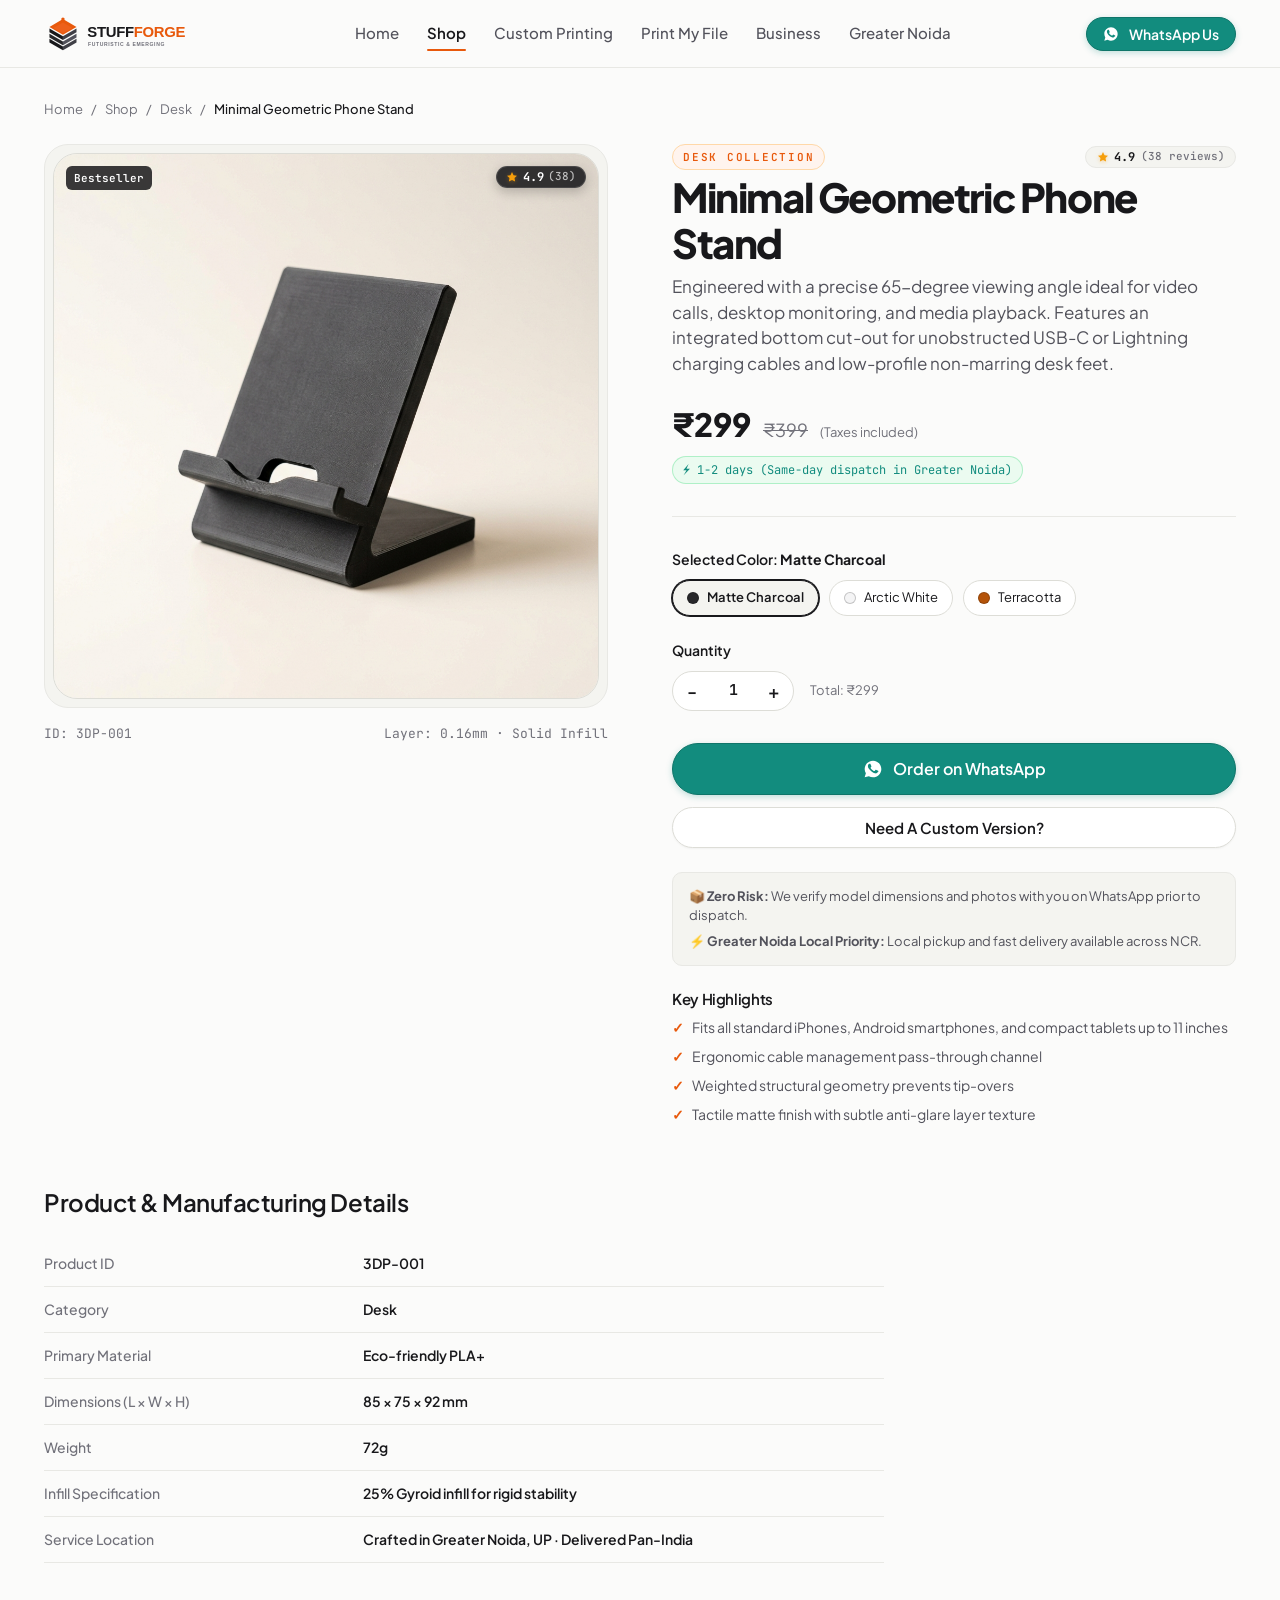
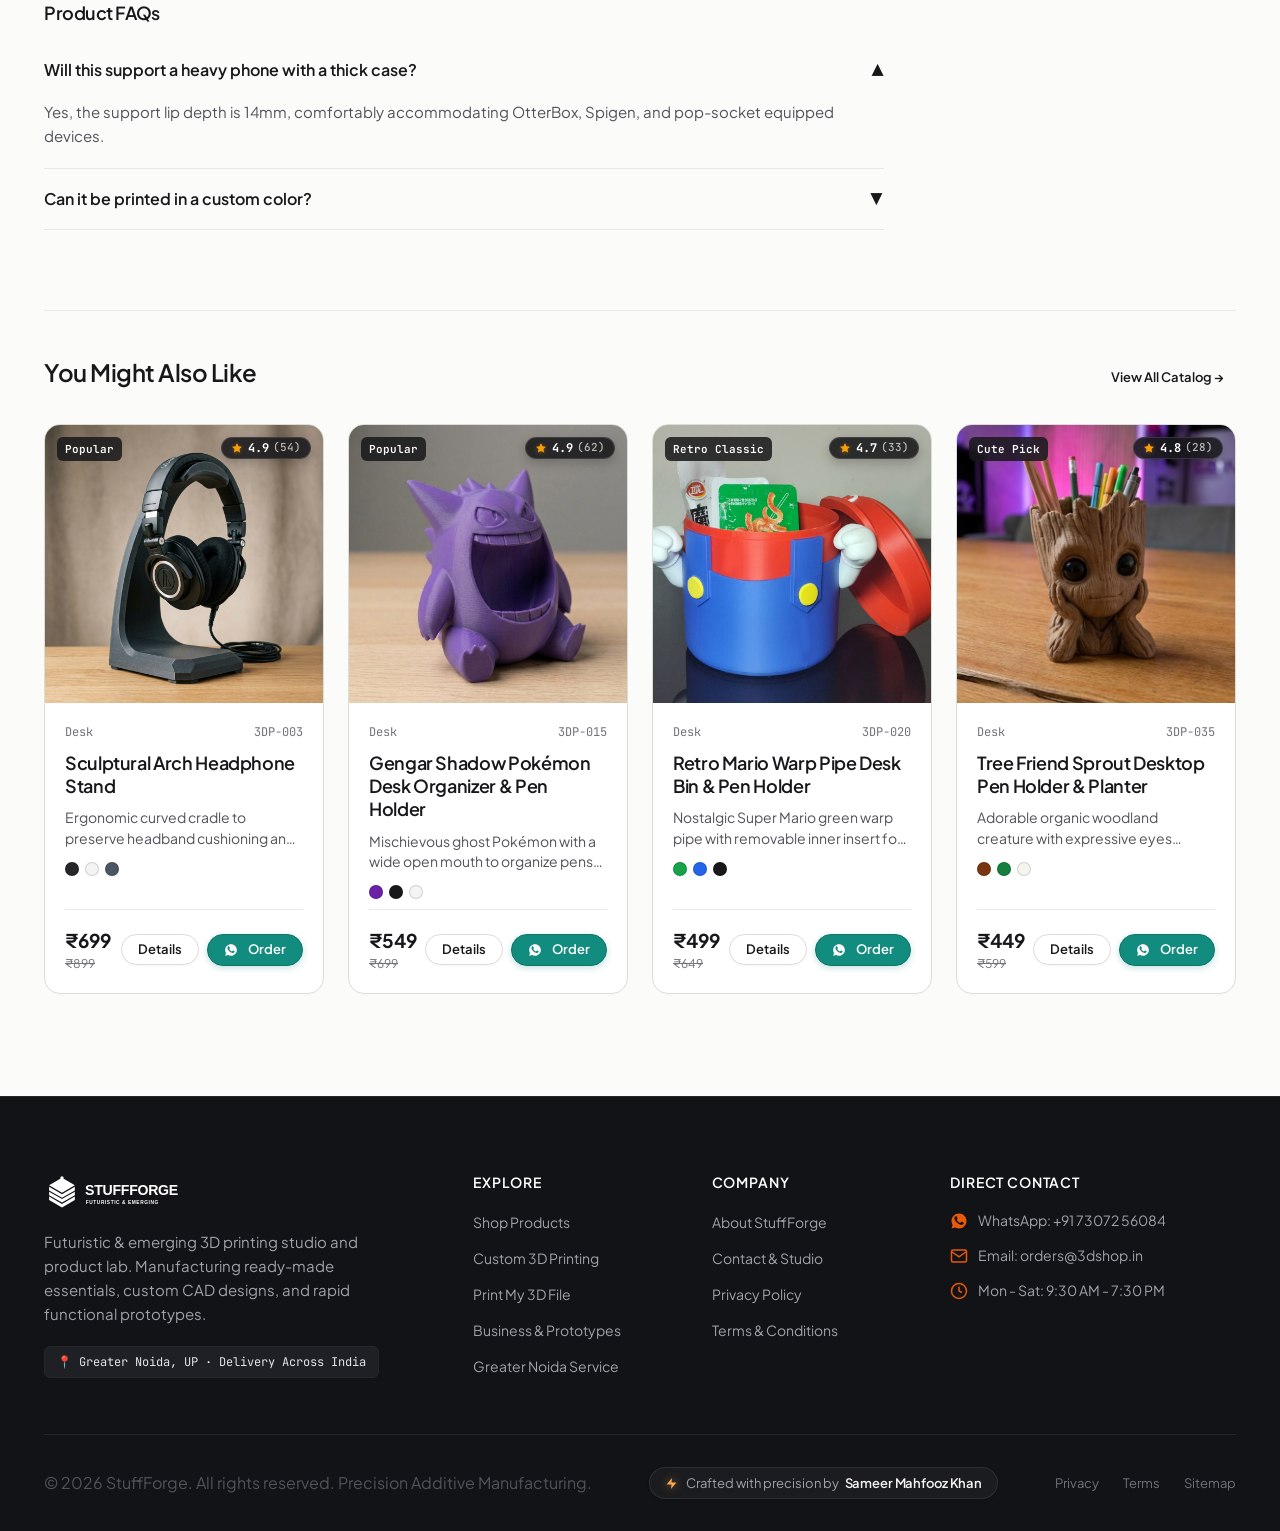
<file: product.html>
<!DOCTYPE html>
<html lang="en">
<head>
  <meta charset="UTF-8">
  <meta name="viewport" content="width=device-width, initial-scale=1.0">
  <title id="page-title">3D Printed Product | StuffForge</title>
  <meta name="description" id="page-meta-desc" content="Precision engineered 3D printed product from StuffForge. Order on WhatsApp with fast Greater Noida delivery and nationwide shipping across India.">
  <link rel="canonical" id="page-canonical" href="https://3dshop.in/product.html">

  <!-- Open Graph -->
  <meta property="og:type" content="product">
  <meta property="og:url" content="https://3dshop.in/product.html">
  <meta property="og:title" id="og-title" content="3D Printed Product | StuffForge">
  <meta property="og:description" id="og-desc" content="Order ready-made 3D printed products with custom color choices and fast Greater Noida &amp; Pan-India delivery.">
  <meta property="og:image" id="og-image" content="https://3dshop.in/assets/images/hero-studio-prints.jpg">

  <!-- Favicons & Manifest -->
  <link rel="icon" type="image/svg+xml" href="assets/logo/favicon.svg">
  <link rel="manifest" href="site.webmanifest">
  <meta name="theme-color" content="#18181B">

  <!-- Stylesheets -->
  <link rel="stylesheet" href="css/style.css">
  <link rel="stylesheet" href="css/components.css">
  <link rel="stylesheet" href="css/responsive.css">
</head>
<body>

  <!-- Header -->
  <header class="site-header" role="banner">
    <div class="container header-container">
      <a href="index.html" class="logo-link" aria-label="StuffForge Homepage">
        <img src="assets/logo/logo.svg" alt="StuffForge Logo" class="logo-img" width="160" height="38">
      </a>

      <nav class="desktop-nav" aria-label="Main Navigation">
        <a href="index.html" class="nav-link">Home</a>
        <a href="shop.html" class="nav-link active">Shop</a>
        <a href="custom-3d-printing.html" class="nav-link">Custom Printing</a>
        <a href="print-my-file.html" class="nav-link">Print My File</a>
        <a href="business.html" class="nav-link">Business</a>
        <a href="3d-printing-greater-noida.html" class="nav-link">Greater Noida</a>
      </nav>

      <div class="header-actions">
        <button type="button" class="btn btn-sm btn-whatsapp btn-whatsapp-compact" data-whatsapp-action="general">
          <svg width="16" height="16" viewBox="0 0 24 24" fill="currentColor">
            <path fill-rule="evenodd" clip-rule="evenodd" d="M12 2C6.477 2 2 6.477 2 12c0 1.89.525 3.66 1.438 5.168L2 22l4.98-1.408A9.96 9.96 0 0 0 12 22c5.523 0 10-4.477 10-10S17.523 2 12 2zm5.405 13.924c-.228.644-1.127 1.23-1.603 1.306-.445.07-1.026.098-1.66-.107-.404-.13-1.002-.328-1.748-.65-3.08-1.332-5.09-4.444-5.244-4.65-.154-.205-1.25-1.663-1.25-3.172 0-1.51.785-2.253 1.066-2.56.281-.308.614-.385.82-.385.205 0 .41.002.589.011.189.01.44-.071.688.522.256.615.87 2.128.947 2.282.077.154.128.333.026.538-.103.205-.154.333-.308.513-.154.179-.323.4-.461.538-.154.154-.314.32-.135.628.179.308.796 1.311 1.706 2.121 1.171 1.042 2.16 1.365 2.468 1.519.308.154.487.128.667-.077.179-.205.769-.897.974-1.205.205-.308.41-.256.692-.154.282.103 1.794.846 2.102 1.001.308.154.513.23.589.36.077.127.077.742-.151 1.386z"/>
          </svg>
          <span>WhatsApp Us</span>
        </button>

        <button type="button" class="mobile-nav-toggle" aria-label="Toggle navigation menu" aria-expanded="false">
          <span class="hamburger-icon">
            <span class="hamburger-line"></span>
            <span class="hamburger-line"></span>
            <span class="hamburger-line"></span>
          </span>
        </button>
      </div>
    </div>
  </header>

  <!-- Mobile Drawer -->
  <div class="mobile-drawer-overlay"></div>
  <aside class="mobile-drawer" aria-label="Mobile Navigation Drawer">
    <div class="mobile-drawer-header">
      <img src="assets/logo/logo.svg" alt="StuffForge Logo" class="mobile-drawer-logo" width="130" height="30">
      <button type="button" class="mobile-drawer-close" aria-label="Close navigation menu" title="Close menu">
        <svg width="20" height="20" viewBox="0 0 24 24" fill="none" stroke="currentColor" stroke-width="2.5" stroke-linecap="round" stroke-linejoin="round">
          <line x1="18" y1="6" x2="6" y2="18"></line>
          <line x1="6" y1="6" x2="18" y2="18"></line>
        </svg>
      </button>
    </div>
    <nav class="mobile-drawer-links">
      <a href="index.html" class="mobile-nav-link">Home</a>
      <a href="shop.html" class="mobile-nav-link active">Shop Products</a>
      <a href="custom-3d-printing.html" class="mobile-nav-link">Custom 3D Printing</a>
      <a href="print-my-file.html" class="mobile-nav-link">Print My 3D File</a>
      <a href="business.html" class="mobile-nav-link">Business &amp; Prototypes</a>
      <a href="3d-printing-greater-noida.html" class="mobile-nav-link">Greater Noida Service</a>
      <a href="about.html" class="mobile-nav-link">About Us</a>
      <a href="contact.html" class="mobile-nav-link">Contact</a>
    </nav>
    <div class="mobile-drawer-footer">
      <button type="button" class="btn btn-whatsapp" style="width: 100%;" data-whatsapp-action="general">
        <svg width="18" height="18" viewBox="0 0 24 24" fill="currentColor" aria-hidden="true" style="flex-shrink: 0;"><path fill-rule="evenodd" clip-rule="evenodd" d="M12 2C6.477 2 2 6.477 2 12c0 1.89.525 3.66 1.438 5.168L2 22l4.98-1.408A9.96 9.96 0 0 0 12 22c5.523 0 10-4.477 10-10S17.523 2 12 2zm5.405 13.924c-.228.644-1.127 1.23-1.603 1.306-.445.07-1.026.098-1.66-.107-.404-.13-1.002-.328-1.748-.65-3.08-1.332-5.09-4.444-5.244-4.65-.154-.205-1.25-1.663-1.25-3.172 0-1.51.785-2.253 1.066-2.56.281-.308.614-.385.82-.385.205 0 .41.002.589.011.189.01.44-.071.688.522.256.615.87 2.128.947 2.282.077.154.128.333.026.538-.103.205-.154.333-.308.513-.154.179-.323.4-.461.538-.154.154-.314.32-.135.628.179.308.796 1.311 1.706 2.121 1.171 1.042 2.16 1.365 2.468 1.519.308.154.487.128.667-.077.179-.205.769-.897.974-1.205.205-.308.41-.256.692-.154.282.103 1.794.846 2.102 1.001.308.154.513.23.589.36.077.127.077.742-.151 1.386z"/></svg>
        <span>Chat on WhatsApp</span>
      </button>
      <button type="button" class="btn btn-secondary mobile-drawer-close-btn" data-drawer-close aria-label="Close navigation menu" style="width: 100%; display: flex; align-items: center; justify-content: center; gap: 0.5rem; margin-top: 0.75rem;">
        <svg width="16" height="16" viewBox="0 0 24 24" fill="none" stroke="currentColor" stroke-width="2.5" stroke-linecap="round" stroke-linejoin="round">
          <line x1="18" y1="6" x2="6" y2="18"></line>
          <line x1="6" y1="6" x2="18" y2="18"></line>
        </svg>
        <span>Close Menu</span>
      </button>
    </div>
  </aside>

  <main id="main-content">
    <section class="section" style="padding-top: 2rem;">
      <div class="container">
        <!-- Breadcrumbs -->
        <nav class="product-breadcrumbs" aria-label="Breadcrumbs" style="margin-bottom: 1.5rem;">
          <a href="index.html">Home</a>
          <span>/</span>
          <a href="shop.html">Shop</a>
          <span>/</span>
          <span id="breadcrumb-category">Desk</span>
          <span>/</span>
          <span id="breadcrumb-product" style="color: var(--text-primary); font-weight: 500;">Product</span>
        </nav>

        <!-- Product Main Detail Layout -->
        <div class="product-detail-grid">
          <!-- Left: Product Photo & Gallery Frame -->
          <div class="product-gallery-wrap">
            <div class="card-shell" style="padding: 0.5rem;">
              <div class="product-main-image-box">
                <img id="detail-image" src="assets/products/minimal-phone-stand.jpg" alt="3D Printed Product Image" width="600" height="600">
                <span id="detail-badge" class="product-badge-tag">Bestseller</span>
                <div id="detail-floating-rating" class="product-rating-badge">
                  <svg class="rating-star-icon" width="12" height="12" viewBox="0 0 24 24" fill="#F59E0B" aria-hidden="true">
                    <path d="M12 2l3.09 6.26L22 9.27l-5 4.87 1.18 6.88L12 17.77l-6.18 3.25L7 14.14 2 9.27l6.91-1.01L12 2z"/>
                  </svg>
                  <span class="rating-score" id="detail-img-rating-val">4.9</span>
                  <span class="rating-count" id="detail-img-rating-count">(38)</span>
                </div>
              </div>
            </div>
            <div style="display: flex; align-items: center; justify-content: space-between; margin-top: 1rem; font-size: 0.8125rem; color: var(--text-muted); font-family: var(--font-mono);">
              <span id="detail-id-tag">ID: 3DP-001</span>
              <span>Layer: 0.16mm · Solid Infill</span>
            </div>
          </div>

          <!-- Right: Product Information & Ordering Panel -->
          <div class="product-detail-info">
            <div>
              <div style="display: flex; align-items: center; justify-content: space-between; gap: 0.75rem; margin-bottom: 0.25rem;">
                <div class="eyebrow" id="detail-category-eyebrow" style="margin-bottom: 0;">Desk Accessory</div>
                <div class="product-detail-rating-pill" id="detail-pill-rating">
                  <svg class="rating-star-icon" width="13" height="13" viewBox="0 0 24 24" fill="#F59E0B" aria-hidden="true">
                    <path d="M12 2l3.09 6.26L22 9.27l-5 4.87 1.18 6.88L12 17.77l-6.18 3.25L7 14.14 2 9.27l6.91-1.01L12 2z"/>
                  </svg>
                  <span class="rating-score" id="detail-pill-score">4.9</span>
                  <span class="rating-count" id="detail-pill-count">(38 reviews)</span>
                </div>
              </div>
              <h1 class="product-detail-title" id="detail-title">Minimal Geometric Phone Stand</h1>
              <p class="text-caption" id="detail-tagline" style="font-size: 1.0625rem; color: var(--text-secondary); margin-top: 0.5rem; line-height: 1.5;">
                Solid angled dock for smartphone or tablet with cable pass-through.
              </p>
            </div>

            <!-- Price & Lead Time Badge -->
            <div style="display: flex; flex-direction: column; gap: 0.5rem;">
              <div class="product-detail-price-box">
                <span class="detail-current-price" id="detail-price">₹299</span>
                <span class="detail-original-price" id="detail-original-price">₹399</span>
                <span style="font-size: 0.8125rem; color: var(--text-muted);">(Taxes included)</span>
              </div>
              <div class="detail-lead-badge" id="detail-lead-time">
                ⚡ 1-2 days dispatch · Faster local delivery in Greater Noida
              </div>
            </div>

            <div class="divider" style="margin: 0.5rem 0;"></div>

            <!-- Color Swatches Selector -->
            <div class="option-selector-group">
              <label class="option-label" id="color-label">Selected Color: <strong id="selected-color-name">Matte Charcoal</strong></label>
              <div class="color-chips-row" id="color-chips-container">
                <!-- Injected dynamically -->
              </div>
            </div>

            <!-- Personalization Section (Active for Gift & Custom Items) -->
            <div class="personalization-box" id="personalization-group" style="display: none;">
              <div class="personalization-header">
                <div class="personalization-title-row">
                  <span class="personalization-sparkle">✍️</span>
                  <label class="option-label" id="personalization-main-title" style="margin-bottom: 0; font-weight: 700; color: var(--text-primary);">
                    Personalize This Item
                  </label>
                </div>
                <span class="personalization-badge">Free 3D Embossing</span>
              </div>

              <!-- Line 1 Field -->
              <div class="personalization-field-wrap">
                <div class="personalization-sublabel-row">
                  <label for="personalization-input-1" class="personalization-sublabel" id="personalization-label-1">Custom Name / Main Text to Emboss</label>
                  <span class="personalization-char-count"><span id="char-count-1">0</span>/<span id="char-max-1">24</span></span>
                </div>
                <input type="text" id="personalization-input-1" class="personalization-text-input" placeholder="e.g. Dr. Aryan Sharma" maxlength="24" autocomplete="off">
              </div>

              <!-- Line 2 Field (Optional / Two-line items) -->
              <div class="personalization-field-wrap" id="personalization-field-2" style="display: none;">
                <div class="personalization-sublabel-row">
                  <label for="personalization-input-2" class="personalization-sublabel" id="personalization-label-2">Title / Designation (Optional Line 2)</label>
                  <span class="personalization-char-count"><span id="char-count-2">0</span>/<span id="char-max-2">32</span></span>
                </div>
                <input type="text" id="personalization-input-2" class="personalization-text-input" placeholder="e.g. Head of Product" maxlength="32" autocomplete="off">
              </div>

              <!-- Live 3D Embossed Preview Plate -->
              <div class="embossed-preview-panel">
                <div class="embossed-preview-header">
                  <span class="embossed-preview-tag">LIVE 3D EMBOSSED PREVIEW</span>
                  <span id="preview-color-name" style="color: #FFFFFF;">Matte Charcoal</span>
                </div>
                <div class="embossed-plate" id="embossed-plate">
                  <div class="embossed-text-line1" id="preview-text-line1">YOUR NAME HERE</div>
                  <div class="embossed-text-line2" id="preview-text-line2" style="display: none;">DESIGNATION / SUBTEXT</div>
                </div>
              </div>

              <p class="personalization-guarantee-note">
                <svg width="15" height="15" viewBox="0 0 24 24" fill="#128C7E" aria-hidden="true" style="flex-shrink: 0;"><path fill-rule="evenodd" clip-rule="evenodd" d="M12 2C6.477 2 2 6.477 2 12c0 1.89.525 3.66 1.438 5.168L2 22l4.98-1.408A9.96 9.96 0 0 0 12 22c5.523 0 10-4.477 10-10S17.523 2 12 2zm5.405 13.924c-.228.644-1.127 1.23-1.603 1.306-.445.07-1.026.098-1.66-.107-.404-.13-1.002-.328-1.748-.65-3.08-1.332-5.09-4.444-5.244-4.65-.154-.205-1.25-1.663-1.25-3.172 0-1.51.785-2.253 1.066-2.56.281-.308.614-.385.82-.385.205 0 .41.002.589.011.189.01.44-.071.688.522.256.615.87 2.128.947 2.282.077.154.128.333.026.538-.103.205-.154.333-.308.513-.154.179-.323.4-.461.538-.154.154-.314.32-.135.628.179.308.796 1.311 1.706 2.121 1.171 1.042 2.16 1.365 2.468 1.519.308.154.487.128.667-.077.179-.205.769-.897.974-1.205.205-.308.41-.256.692-.154.282.103 1.794.846 2.102 1.001.308.154.513.23.589.36.077.127.077.742-.151 1.386z"/></svg>
                <span id="personalization-hint-text">We verify a 3D digital CAD render preview with you on WhatsApp prior to printing.</span>
              </p>
            </div>

            <!-- Quantity Counter -->
            <div class="option-selector-group">
              <label class="option-label">Quantity</label>
              <div class="quantity-control-group">
                <div class="quantity-counter">
                  <button type="button" class="qty-btn" id="qty-decrement" aria-label="Decrease quantity">-</button>
                  <input type="text" id="qty-value" class="qty-input" value="1" readonly aria-label="Current quantity">
                  <button type="button" class="qty-btn" id="qty-increment" aria-label="Increase quantity">+</button>
                </div>
                <span class="text-caption" id="total-price-preview">Total: ₹299</span>
              </div>
            </div>

            <!-- Primary CTAs -->
            <div style="display: flex; flex-direction: column; gap: 0.75rem; margin-top: 0.5rem;">
              <button type="button" id="order-whatsapp-btn" class="btn btn-lg btn-whatsapp" style="width: 100%;">
                <svg width="20" height="20" viewBox="0 0 24 24" fill="currentColor">
                  <path fill-rule="evenodd" clip-rule="evenodd" d="M12 2C6.477 2 2 6.477 2 12c0 1.89.525 3.66 1.438 5.168L2 22l4.98-1.408A9.96 9.96 0 0 0 12 22c5.523 0 10-4.477 10-10S17.523 2 12 2zm5.405 13.924c-.228.644-1.127 1.23-1.603 1.306-.445.07-1.026.098-1.66-.107-.404-.13-1.002-.328-1.748-.65-3.08-1.332-5.09-4.444-5.244-4.65-.154-.205-1.25-1.663-1.25-3.172 0-1.51.785-2.253 1.066-2.56.281-.308.614-.385.82-.385.205 0 .41.002.589.011.189.01.44-.071.688.522.256.615.87 2.128.947 2.282.077.154.128.333.026.538-.103.205-.154.333-.308.513-.154.179-.323.4-.461.538-.154.154-.314.32-.135.628.179.308.796 1.311 1.706 2.121 1.171 1.042 2.16 1.365 2.468 1.519.308.154.487.128.667-.077.179-.205.769-.897.974-1.205.205-.308.41-.256.692-.154.282.103 1.794.846 2.102 1.001.308.154.513.23.589.36.077.127.077.742-.151 1.386z"/>
                </svg>
                <span>Order on WhatsApp</span>
              </button>

              <a href="custom-3d-printing.html" class="btn btn-secondary" style="width: 100%;">
                <span>Need A Custom Version?</span>
              </a>
            </div>

            <!-- Small Trust Guarantee -->
            <div style="background: var(--bg-subtle); border: 1px solid var(--border-subtle); border-radius: var(--radius-md); padding: 0.875rem 1rem; font-size: 0.8125rem; color: var(--text-secondary); display: flex; flex-direction: column; gap: 0.375rem;">
              <div>📦 <strong>Zero Risk:</strong> We verify model dimensions and photos with you on WhatsApp prior to dispatch.</div>
              <div>⚡ <strong>Greater Noida Local Priority:</strong> Local pickup and fast delivery available across NCR.</div>
            </div>

            <!-- Product Highlights Checklist -->
            <div>
              <h4 style="font-size: 0.9375rem; margin-bottom: 0.625rem;">Key Highlights</h4>
              <ul id="detail-highlights-list" style="display: flex; flex-direction: column; gap: 0.5rem; font-size: 0.875rem; color: var(--text-secondary);">
                <!-- Injected dynamically -->
              </ul>
            </div>
          </div>
        </div>

        <!-- Specifications & FAQs Tabs / Accordion Below -->
        <div style="margin-top: 4rem; max-width: 840px;">
          <h3 style="margin-bottom: 1.5rem; font-size: 1.5rem;">Product &amp; Manufacturing Details</h3>

          <table class="specs-table" aria-label="Technical Specifications">
            <tbody>
              <tr>
                <td>Product ID</td>
                <td id="spec-id">3DP-001</td>
              </tr>
              <tr>
                <td>Category</td>
                <td id="spec-category">Desk Organization</td>
              </tr>
              <tr>
                <td>Primary Material</td>
                <td id="spec-material">Eco-Friendly PLA+</td>
              </tr>
              <tr>
                <td>Dimensions (L × W × H)</td>
                <td id="spec-dimensions">85 × 75 × 92 mm</td>
              </tr>
              <tr>
                <td>Weight</td>
                <td id="spec-weight">72 grams</td>
              </tr>
              <tr>
                <td>Infill Specification</td>
                <td id="spec-infill">25% Gyroid infill for rigid stability</td>
              </tr>
              <tr>
                <td>Service Location</td>
                <td>Crafted in Greater Noida, UP · Delivered Pan-India</td>
              </tr>
            </tbody>
          </table>

          <div style="margin-top: 2.5rem;">
            <h4 style="margin-bottom: 1rem; font-size: 1.125rem;">Product FAQs</h4>
            <div class="accordion-group" id="product-faqs-group">
              <!-- Injected dynamically -->
            </div>
          </div>
        </div>

        <!-- Related Products Section -->
        <div style="margin-top: 5rem; padding-top: 3rem; border-top: 1px solid var(--border-subtle);">
          <div style="display: flex; align-items: baseline; justify-content: space-between; margin-bottom: 2rem;">
            <h3>You Might Also Like</h3>
            <a href="shop.html" class="btn btn-sm btn-ghost">View All Catalog &rarr;</a>
          </div>
          <div class="products-grid" id="related-products-grid">
            <!-- Injected dynamically -->
          </div>
        </div>
      </div>
    </section>
  </main>

  <!-- Mobile Bottom Sticky Bar -->
  <div class="mobile-bottom-bar">
    <div class="mobile-bottom-bar-inner">
      <button type="button" id="mobile-order-btn" class="btn btn-whatsapp" style="width: 100%;">
        <svg width="18" height="18" viewBox="0 0 24 24" fill="currentColor" aria-hidden="true" style="flex-shrink: 0;"><path fill-rule="evenodd" clip-rule="evenodd" d="M12 2C6.477 2 2 6.477 2 12c0 1.89.525 3.66 1.438 5.168L2 22l4.98-1.408A9.96 9.96 0 0 0 12 22c5.523 0 10-4.477 10-10S17.523 2 12 2zm5.405 13.924c-.228.644-1.127 1.23-1.603 1.306-.445.07-1.026.098-1.66-.107-.404-.13-1.002-.328-1.748-.65-3.08-1.332-5.09-4.444-5.244-4.65-.154-.205-1.25-1.663-1.25-3.172 0-1.51.785-2.253 1.066-2.56.281-.308.614-.385.82-.385.205 0 .41.002.589.011.189.01.44-.071.688.522.256.615.87 2.128.947 2.282.077.154.128.333.026.538-.103.205-.154.333-.308.513-.154.179-.323.4-.461.538-.154.154-.314.32-.135.628.179.308.796 1.311 1.706 2.121 1.171 1.042 2.16 1.365 2.468 1.519.308.154.487.128.667-.077.179-.205.769-.897.974-1.205.205-.308.41-.256.692-.154.282.103 1.794.846 2.102 1.001.308.154.513.23.589.36.077.127.077.742-.151 1.386z"/></svg>
        <span>Order on WhatsApp (₹<span id="mobile-bar-price">299</span>)</span>
      </button>
    </div>
  </div>

    <!-- Footer -->
  <footer class="site-footer" role="contentinfo">
    <div class="container">
      <div class="footer-top">
        <div class="footer-brand">
          <a href="index.html">
            <img src="assets/logo/logo.svg" alt="StuffForge Logo" class="footer-logo" width="150" height="36">
          </a>
          <p class="footer-tagline">
            Futuristic &amp; emerging 3D printing studio and product lab. Manufacturing ready-made essentials, custom CAD designs, and rapid functional prototypes.
          </p>
          <div class="footer-service-pill">
            <span>📍 Greater Noida, UP · Delivery Across India</span>
          </div>
        </div>

        <div>
          <h4 class="footer-col-title">Explore</h4>
          <ul class="footer-links">
            <li><a href="shop.html" class="footer-link">Shop Products</a></li>
            <li><a href="custom-3d-printing.html" class="footer-link">Custom 3D Printing</a></li>
            <li><a href="print-my-file.html" class="footer-link">Print My 3D File</a></li>
            <li><a href="business.html" class="footer-link">Business &amp; Prototypes</a></li>
            <li><a href="3d-printing-greater-noida.html" class="footer-link">Greater Noida Service</a></li>
          </ul>
        </div>

        <div>
          <h4 class="footer-col-title">Company</h4>
          <ul class="footer-links">
            <li><a href="about.html" class="footer-link">About StuffForge</a></li>
            <li><a href="contact.html" class="footer-link">Contact &amp; Studio</a></li>
            <li><a href="privacy-policy.html" class="footer-link">Privacy Policy</a></li>
            <li><a href="terms.html" class="footer-link">Terms &amp; Conditions</a></li>
          </ul>
        </div>

        <div>
          <h4 class="footer-col-title">Direct Contact</h4>
          <div class="footer-contact-block">
            <div class="footer-contact-item">
              <svg width="18" height="18" viewBox="0 0 24 24" fill="currentColor" aria-hidden="true" style="flex-shrink: 0;">
                <path fill-rule="evenodd" clip-rule="evenodd" d="M12 2C6.477 2 2 6.477 2 12c0 1.89.525 3.66 1.438 5.168L2 22l4.98-1.408A9.96 9.96 0 0 0 12 22c5.523 0 10-4.477 10-10S17.523 2 12 2zm5.405 13.924c-.228.644-1.127 1.23-1.603 1.306-.445.07-1.026.098-1.66-.107-.404-.13-1.002-.328-1.748-.65-3.08-1.332-5.09-4.444-5.244-4.65-.154-.205-1.25-1.663-1.25-3.172 0-1.51.785-2.253 1.066-2.56.281-.308.614-.385.82-.385.205 0 .41.002.589.011.189.01.44-.071.688.522.256.615.87 2.128.947 2.282.077.154.128.333.026.538-.103.205-.154.333-.308.513-.154.179-.323.4-.461.538-.154.154-.314.32-.135.628.179.308.796 1.311 1.706 2.121 1.171 1.042 2.16 1.365 2.468 1.519.308.154.487.128.667-.077.179-.205.769-.897.974-1.205.205-.308.41-.256.692-.154.282.103 1.794.846 2.102 1.001.308.154.513.23.589.36.077.127.077.742-.151 1.386z"/>
              </svg>
              <span>WhatsApp: +91 73072 56084</span>
            </div>
            <div class="footer-contact-item">
              <svg width="18" height="18" viewBox="0 0 24 24" fill="none" stroke="currentColor" stroke-width="2" aria-hidden="true" style="flex-shrink: 0;">
                <path d="M4 4h16c1.1 0 2 .9 2 2v12c0 1.1-.9 2-2 2H4c-1.1 0-2-.9-2-2V6c0-1.1.9-2 2-2z"></path>
                <polyline points="22,6 12,13 2,6"></polyline>
              </svg>
              <span>Email: orders@3dshop.in</span>
            </div>
            <div class="footer-contact-item">
              <svg width="18" height="18" viewBox="0 0 24 24" fill="none" stroke="currentColor" stroke-width="2" aria-hidden="true" style="flex-shrink: 0;">
                <circle cx="12" cy="12" r="10"></circle>
                <polyline points="12 6 12 12 16 14"></polyline>
              </svg>
              <span>Mon - Sat: 9:30 AM - 7:30 PM</span>
            </div>
          </div>
        </div>
      </div>

      <div class="footer-bottom">
        <p>© <span class="current-year">2026</span> StuffForge. All rights reserved. Precision Additive Manufacturing.</p>
        <div class="footer-creator-credit">
          <span class="creator-badge">
            <svg class="creator-icon" width="13" height="13" viewBox="0 0 24 24" fill="currentColor" aria-hidden="true">
              <path d="M13 2L3 14h9l-1 8 10-12h-9l1-8z"/>
            </svg>
            <span class="creator-text">
              Crafted with precision by <span class="creator-name">Sameer Mahfooz Khan</span>
            </span>
          </span>
        </div>
        <div class="footer-legal-links">
          <a href="privacy-policy.html">Privacy</a>
          <a href="terms.html">Terms</a>
          <a href="sitemap.xml">Sitemap</a>
        </div>
      </div>
    </div>
  </footer>

  <!-- Scripts -->
  <script src="js/whatsapp.js"></script>
  <script src="js/products.js"></script>
  <script src="js/main.js"></script>
  <script>
    // Product Detail Page Logic
    document.addEventListener("DOMContentLoaded", () => {
      const urlParams = new URLSearchParams(window.location.search);
      const productId = urlParams.get("id") || "3DP-001";
      const product = window.getProductById ? window.getProductById(productId) || window.PRODUCTS[0] : null;

      if (!product) return;

      // Populate Meta & Title
      document.title = `${product.name} | StuffForge`;
      const metaDesc = document.getElementById("page-meta-desc");
      if (metaDesc) metaDesc.setAttribute("content", `${product.name} - ${product.tagline} Order on WhatsApp with fast Greater Noida delivery and national shipping.`);
      
      const canonical = document.getElementById("page-canonical");
      if (canonical) canonical.setAttribute("href", `https://3dshop.in/product.html?id=${product.id}`);

      // Populate Breadcrumbs
      const bCat = document.getElementById("breadcrumb-category");
      if (bCat) bCat.textContent = product.category;
      const bProd = document.getElementById("breadcrumb-product");
      if (bProd) bProd.textContent = product.name;

      // Populate Main Info
      const imgEl = document.getElementById("detail-image");
      if (imgEl) {
        imgEl.src = product.image;
        imgEl.alt = `${product.name} - 3D Printed in Greater Noida`;
      }

      const badgeEl = document.getElementById("detail-badge");
      if (badgeEl) {
        if (product.badge) {
          badgeEl.textContent = product.badge;
          badgeEl.style.display = "block";
        } else {
          badgeEl.style.display = "none";
        }
      }

      // Populate Rating
      const ratingVal = product.rating ? Number(product.rating).toFixed(1) : "4.8";
      const ratingCount = typeof product.ratingCount !== "undefined" ? product.ratingCount : 12;

      const imgRatingVal = document.getElementById("detail-img-rating-val");
      if (imgRatingVal) imgRatingVal.textContent = ratingVal;
      const imgRatingCount = document.getElementById("detail-img-rating-count");
      if (imgRatingCount) imgRatingCount.textContent = `(${ratingCount})`;

      const pillScoreEl = document.getElementById("detail-pill-score");
      if (pillScoreEl) pillScoreEl.textContent = ratingVal;
      const pillCountEl = document.getElementById("detail-pill-count");
      if (pillCountEl) pillCountEl.textContent = `(${ratingCount} reviews)`;

      document.getElementById("detail-id-tag").textContent = `ID: ${product.id}`;
      document.getElementById("detail-category-eyebrow").textContent = `${product.category} Collection`;
      document.getElementById("detail-title").textContent = product.name;
      document.getElementById("detail-tagline").textContent = product.description;
      document.getElementById("detail-price").textContent = `₹${product.price}`;

      const origPriceEl = document.getElementById("detail-original-price");
      if (origPriceEl) {
        if (product.originalPrice) {
          origPriceEl.textContent = `₹${product.originalPrice}`;
          origPriceEl.style.display = "inline";
        } else {
          origPriceEl.style.display = "none";
        }
      }

      if (product.leadTime) {
        document.getElementById("detail-lead-time").textContent = `⚡ ${product.leadTime}`;
      }

      // Specs Table
      document.getElementById("spec-id").textContent = product.id;
      document.getElementById("spec-category").textContent = product.category;
      document.getElementById("spec-material").textContent = product.material;
      document.getElementById("spec-dimensions").textContent = product.dimensions;
      document.getElementById("spec-weight").textContent = product.weight;
      document.getElementById("spec-infill").textContent = product.infill;

      // Highlights
      const hlContainer = document.getElementById("detail-highlights-list");
      if (hlContainer && product.highlights) {
        hlContainer.innerHTML = product.highlights.map(h => 
          `<li style="display: flex; align-items: flex-start; gap: 0.5rem;">
            <span style="color: var(--accent); font-weight: bold;">✓</span>
            <span>${h}</span>
          </li>`
        ).join("");
      }

      // FAQs
      const faqsContainer = document.getElementById("product-faqs-group");
      if (faqsContainer && product.faqs) {
        faqsContainer.innerHTML = product.faqs.map((faq, idx) => `
          <div class="accordion-item ${idx === 0 ? "open" : ""}">
            <button type="button" class="accordion-trigger" aria-expanded="${idx === 0 ? "true" : "false"}">
              <span>${faq.q}</span>
              <span class="accordion-chevron">▼</span>
            </button>
            <div class="accordion-content">${faq.a}</div>
          </div>
        `).join("");
        if (window.initAccordions) window.initAccordions();
      }

      // Color Selection State
      let selectedColor = product.colors && product.colors.length > 0 ? product.colors[0].name : "Standard";
      const colorContainer = document.getElementById("color-chips-container");
      const colorLabelName = document.getElementById("selected-color-name");

      if (colorContainer && product.colors) {
        colorContainer.innerHTML = product.colors.map((c, i) => `
          <button type="button" class="color-chip ${i === 0 ? "active" : ""}" data-color="${c.name}">
            <span class="color-chip-dot" style="background-color: ${c.hex};"></span>
            <span>${c.name}</span>
          </button>
        `).join("");

        colorContainer.querySelectorAll(".color-chip").forEach(btn => {
          btn.addEventListener("click", () => {
            colorContainer.querySelectorAll(".color-chip").forEach(b => b.classList.remove("active"));
            btn.classList.add("active");
            selectedColor = btn.getAttribute("data-color");
            if (colorLabelName) colorLabelName.textContent = selectedColor;
            const previewColorEl = document.getElementById("preview-color-name");
            if (previewColorEl) previewColorEl.textContent = selectedColor;
          });
        });
      }

      // Personalization Engine (For Gift & Custom Personalizable Items)
      const isPersonalizable = product.isPersonalizable || product.category === "Gifts";
      const pGroup = document.getElementById("personalization-group");
      const pInput1 = document.getElementById("personalization-input-1");
      const pInput2 = document.getElementById("personalization-input-2");
      const pField2 = document.getElementById("personalization-field-2");
      const previewLine1 = document.getElementById("preview-text-line1");
      const previewLine2 = document.getElementById("preview-text-line2");
      const pMainTitle = document.getElementById("personalization-main-title");
      const pLabel1 = document.getElementById("personalization-label-1");
      const pLabel2 = document.getElementById("personalization-label-2");
      const charCount1 = document.getElementById("char-count-1");
      const charMax1 = document.getElementById("char-max-1");
      const charCount2 = document.getElementById("char-count-2");
      const charMax2 = document.getElementById("char-max-2");
      const pHint = document.getElementById("personalization-hint-text");
      const previewColorName = document.getElementById("preview-color-name");

      if (previewColorName) previewColorName.textContent = selectedColor;

      if (isPersonalizable && pGroup) {
        pGroup.style.display = "flex";
        const cfg = product.personalizationConfig || {
          type: "single-line",
          title: "Personalize This Gift",
          line1Label: "Custom Name / Text to Emboss",
          line1Placeholder: "e.g. Aryan Sharma",
          line1Max: 24,
          defaultLine1: "YOUR NAME HERE",
          hint: "We verify a digital 3D text render preview on WhatsApp before manufacturing."
        };

        if (pMainTitle && cfg.title) pMainTitle.textContent = cfg.title;
        if (pLabel1 && cfg.line1Label) pLabel1.textContent = cfg.line1Label;
        if (pInput1) {
          pInput1.placeholder = cfg.line1Placeholder || "Enter custom text";
          pInput1.maxLength = cfg.line1Max || 24;
          if (charMax1) charMax1.textContent = cfg.line1Max || 24;
        }

        if (cfg.type === "two-line" && pField2) {
          pField2.style.display = "flex";
          if (previewLine2) previewLine2.style.display = "block";
          if (pLabel2 && cfg.line2Label) pLabel2.textContent = cfg.line2Label;
          if (pInput2) {
            pInput2.placeholder = cfg.line2Placeholder || "e.g. Founder & CEO";
            pInput2.maxLength = cfg.line2Max || 32;
            if (charMax2) charMax2.textContent = cfg.line2Max || 32;
          }
        }

        if (pHint && cfg.hint) pHint.textContent = cfg.hint;

        const default1 = cfg.defaultLine1 || "YOUR NAME HERE";
        const default2 = cfg.defaultLine2 || "DESIGNATION / SUBTEXT";
        if (previewLine1) previewLine1.textContent = default1;
        if (previewLine2) previewLine2.textContent = default2;

        // Live typing preview
        if (pInput1 && previewLine1) {
          pInput1.addEventListener("input", () => {
            const val = pInput1.value.trim();
            previewLine1.textContent = val ? val.toUpperCase() : default1;
            if (charCount1) charCount1.textContent = pInput1.value.length;
          });
        }

        if (pInput2 && previewLine2) {
          pInput2.addEventListener("input", () => {
            const val = pInput2.value.trim();
            previewLine2.textContent = val ? val.toUpperCase() : default2;
            if (charCount2) charCount2.textContent = pInput2.value.length;
          });
        }

        // Auto-focus if user clicked "Personalize" from another page
        if (window.location.hash === "#personalize") {
          setTimeout(() => {
            pGroup.scrollIntoView({ behavior: "smooth", block: "center" });
            if (pInput1) pInput1.focus();
          }, 350);
        }
      }

      // Quantity State
      let currentQty = 1;
      const qtyInput = document.getElementById("qty-value");
      const pricePreview = document.getElementById("total-price-preview");
      const mobileBarPrice = document.getElementById("mobile-bar-price");

      const updateTotals = () => {
        qtyInput.value = currentQty;
        const total = product.price * currentQty;
        if (pricePreview) pricePreview.textContent = `Total: ₹${total}`;
        if (mobileBarPrice) mobileBarPrice.textContent = total;
      };

      document.getElementById("qty-increment").addEventListener("click", () => {
        if (currentQty < 20) {
          currentQty++;
          updateTotals();
        }
      });

      document.getElementById("qty-decrement").addEventListener("click", () => {
        if (currentQty > 1) {
          currentQty--;
          updateTotals();
        }
      });

      // WhatsApp Order Trigger Handler
      const triggerOrder = () => {
        let customPersonalization = "";
        if (isPersonalizable && pInput1) {
          const l1 = pInput1.value.trim();
          const l2 = pInput2 ? pInput2.value.trim() : "";
          if (l1) {
            customPersonalization = l1 + (l2 ? ` (${l2})` : "");
          }
        }

        const message = window.formatProductOrderMessage({
          id: product.id,
          name: product.name,
          price: product.price,
          quantity: currentQty,
          color: selectedColor,
          personalization: customPersonalization,
          location: "Greater Noida / Delhi NCR",
          notes: customPersonalization ? `Custom 3D Embossing: "${customPersonalization}"` : "Placed via product page."
        });
        window.openWhatsApp(message);
      };

      const orderBtn = document.getElementById("order-whatsapp-btn");
      if (orderBtn) orderBtn.addEventListener("click", triggerOrder);

      const mobileOrderBtn = document.getElementById("mobile-order-btn");
      if (mobileOrderBtn) mobileOrderBtn.addEventListener("click", triggerOrder);

      // Related Products
      const relatedGrid = document.getElementById("related-products-grid");
      if (relatedGrid && window.getRelatedProducts) {
        const related = window.getRelatedProducts(product.id, 4);
        relatedGrid.innerHTML = related.map(p => window.createProductCardHTML(p)).join("");
        if (window.initScrollReveals) window.initScrollReveals();
      }
    });
  </script>
</body>
</html>
</file>
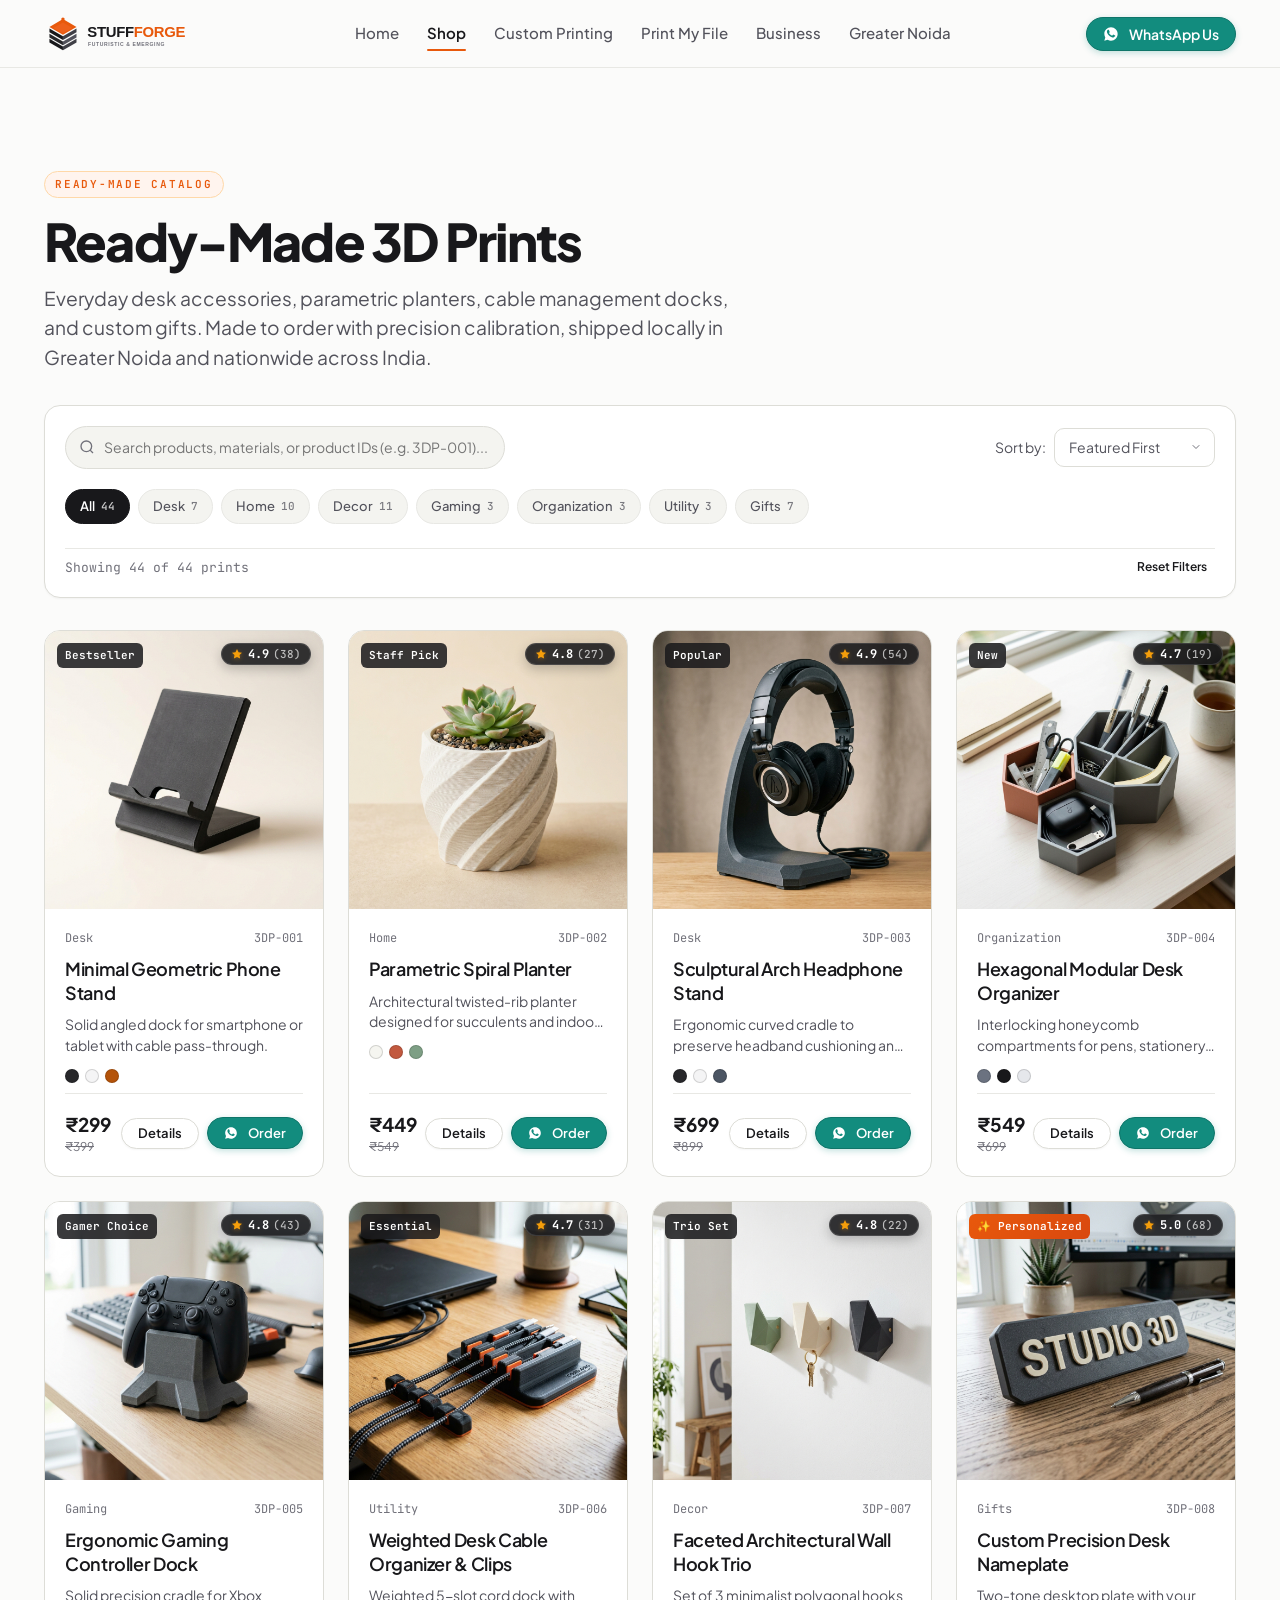
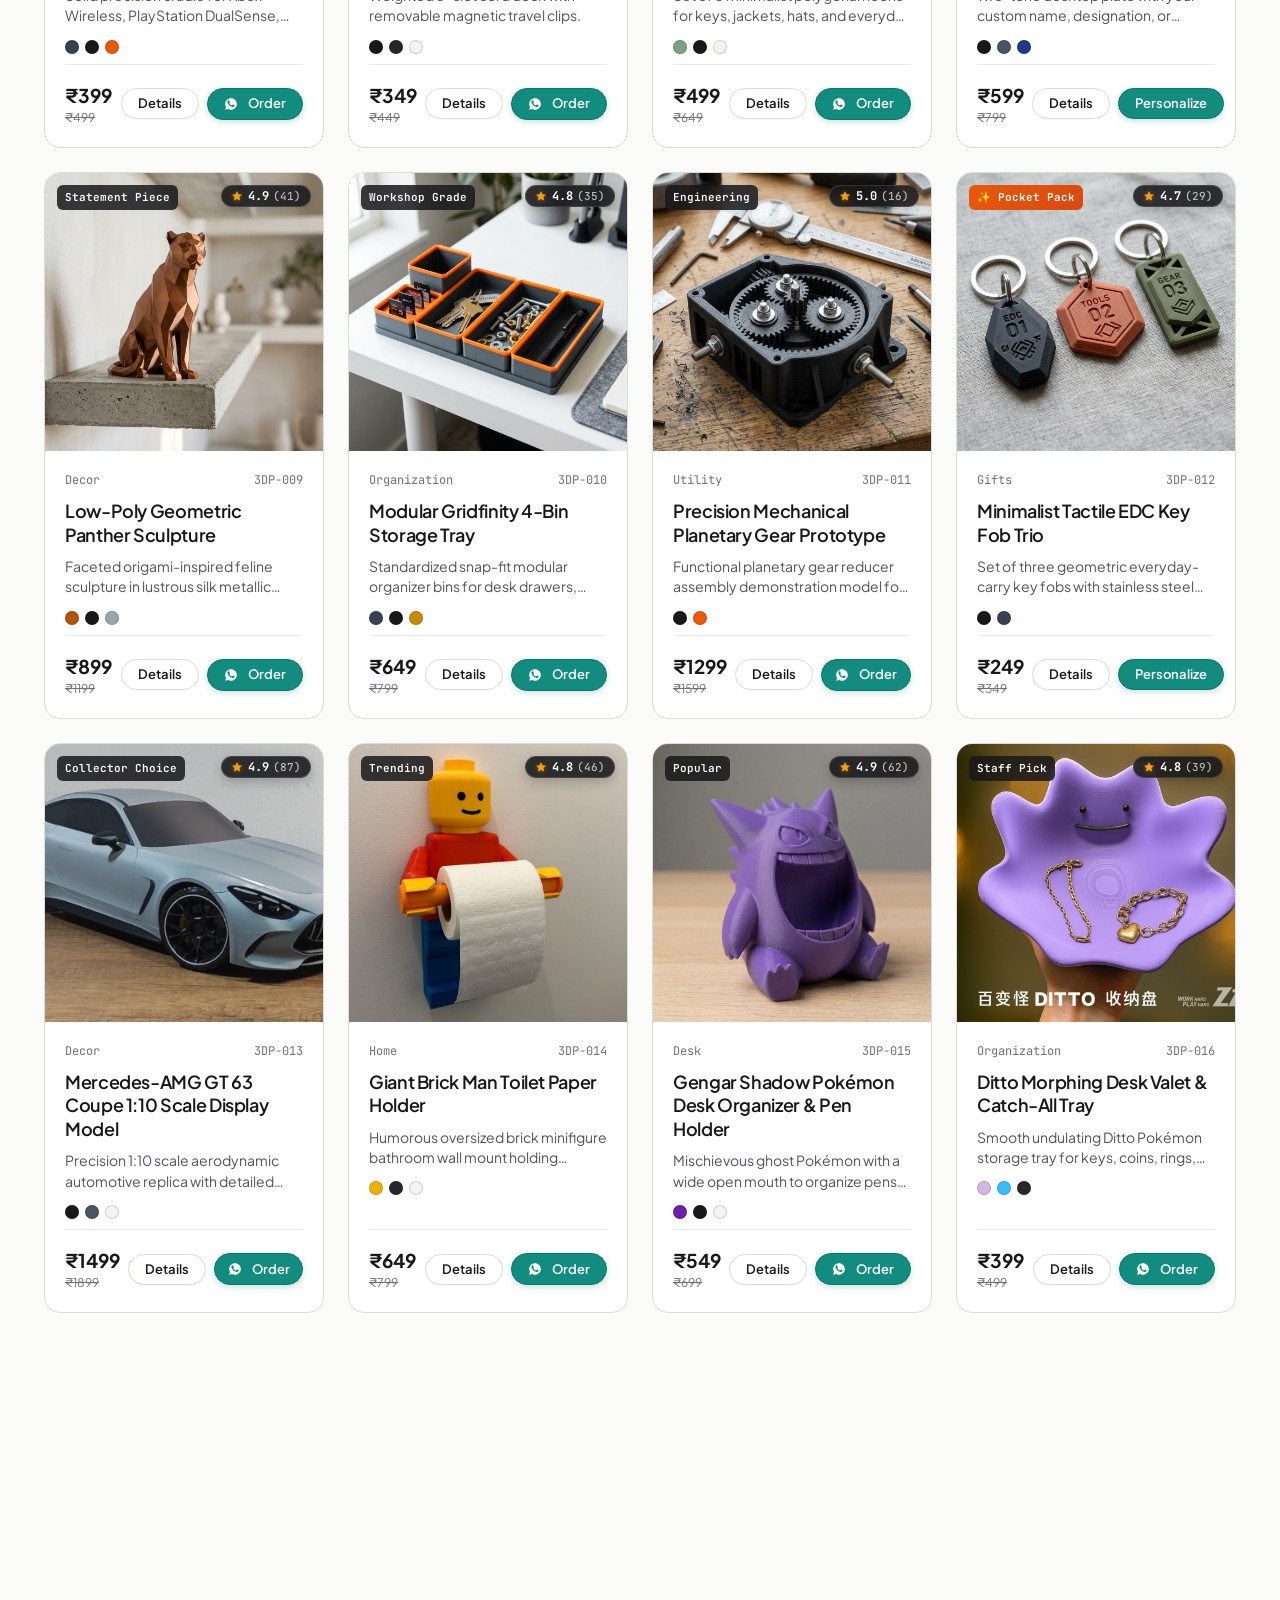
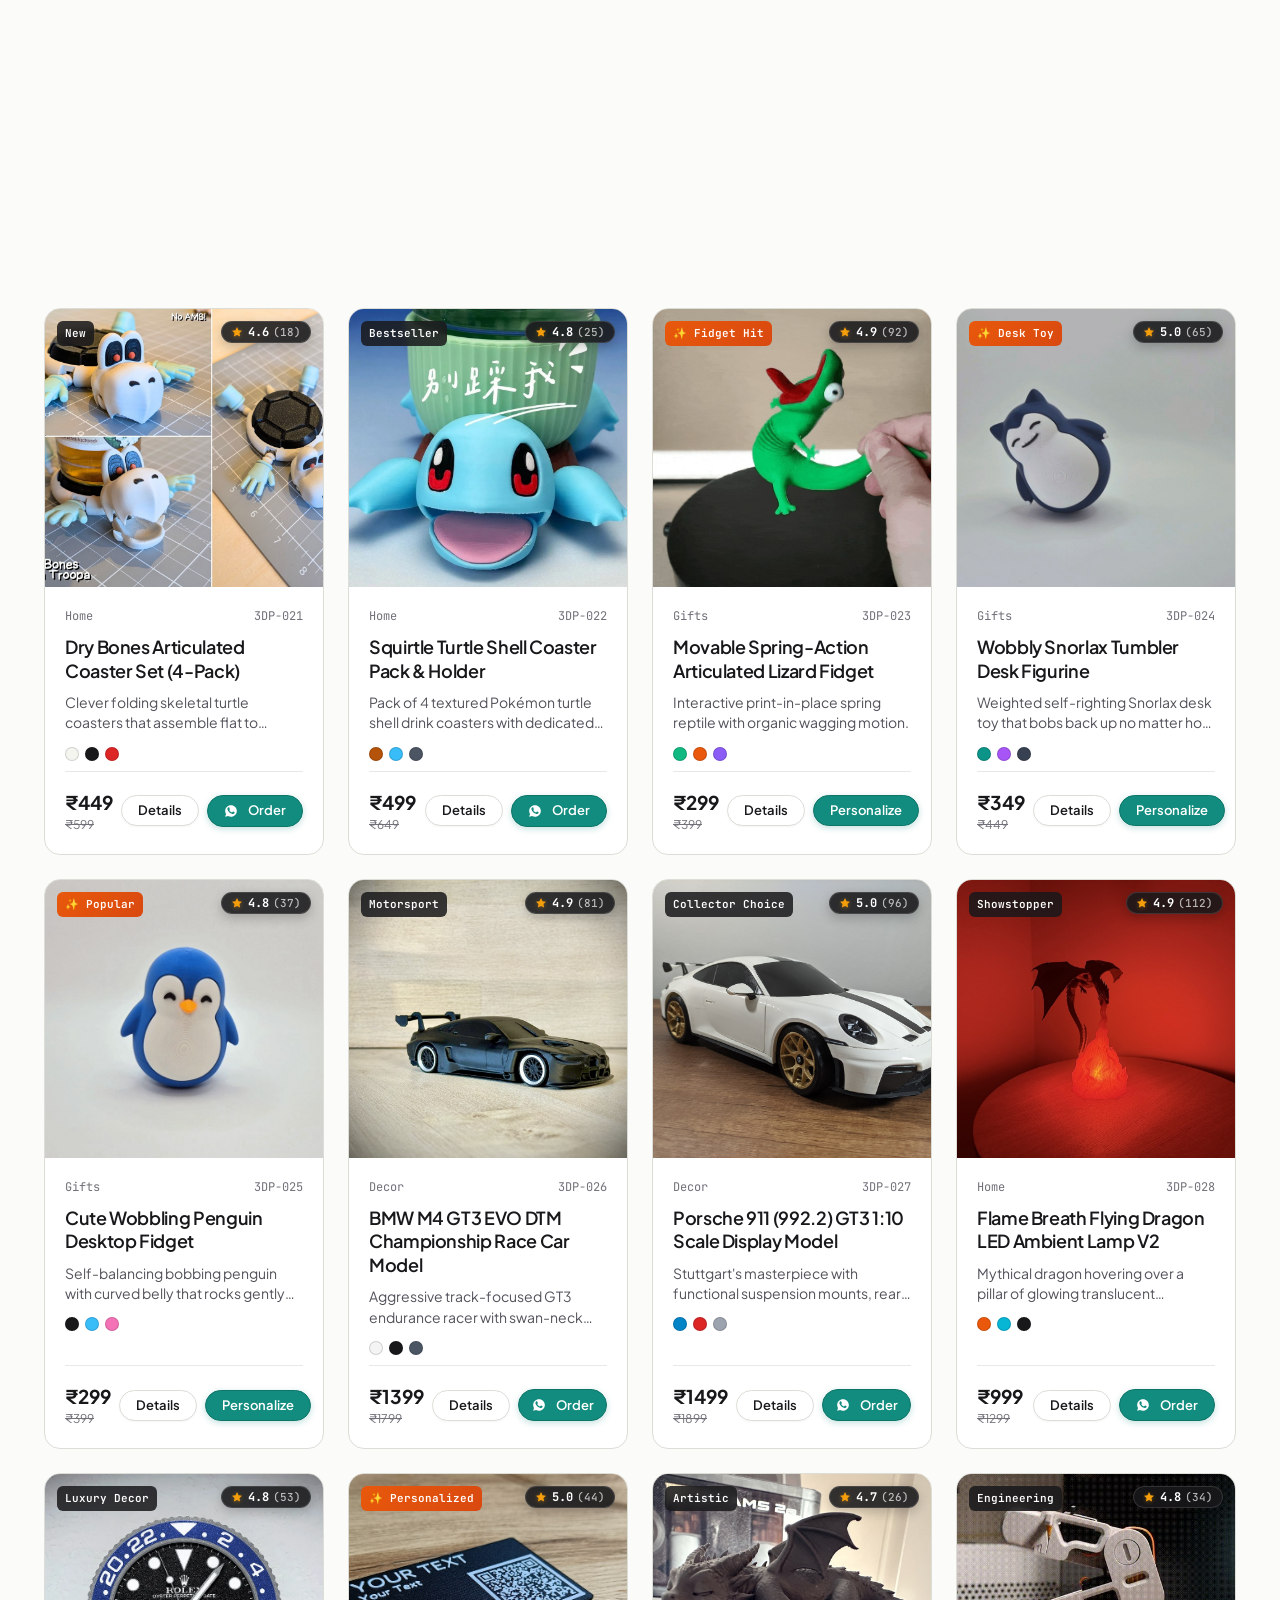
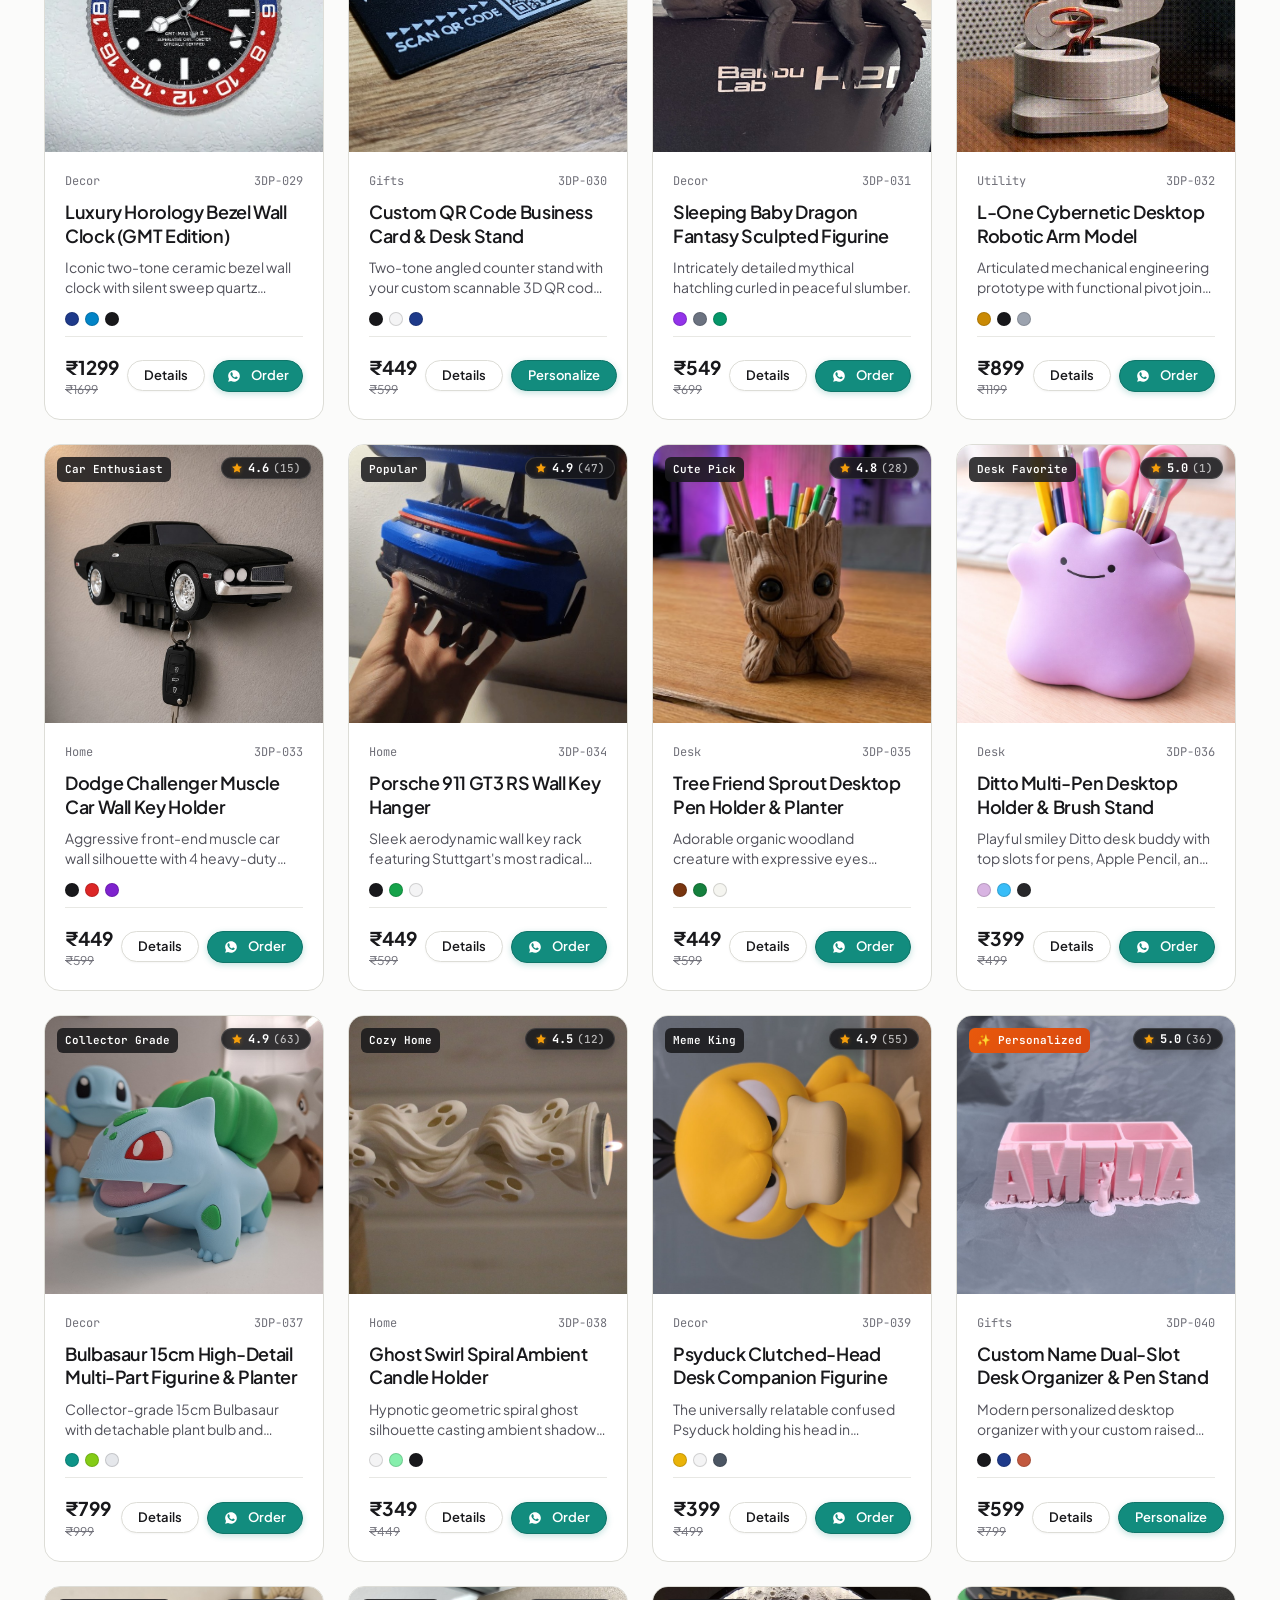
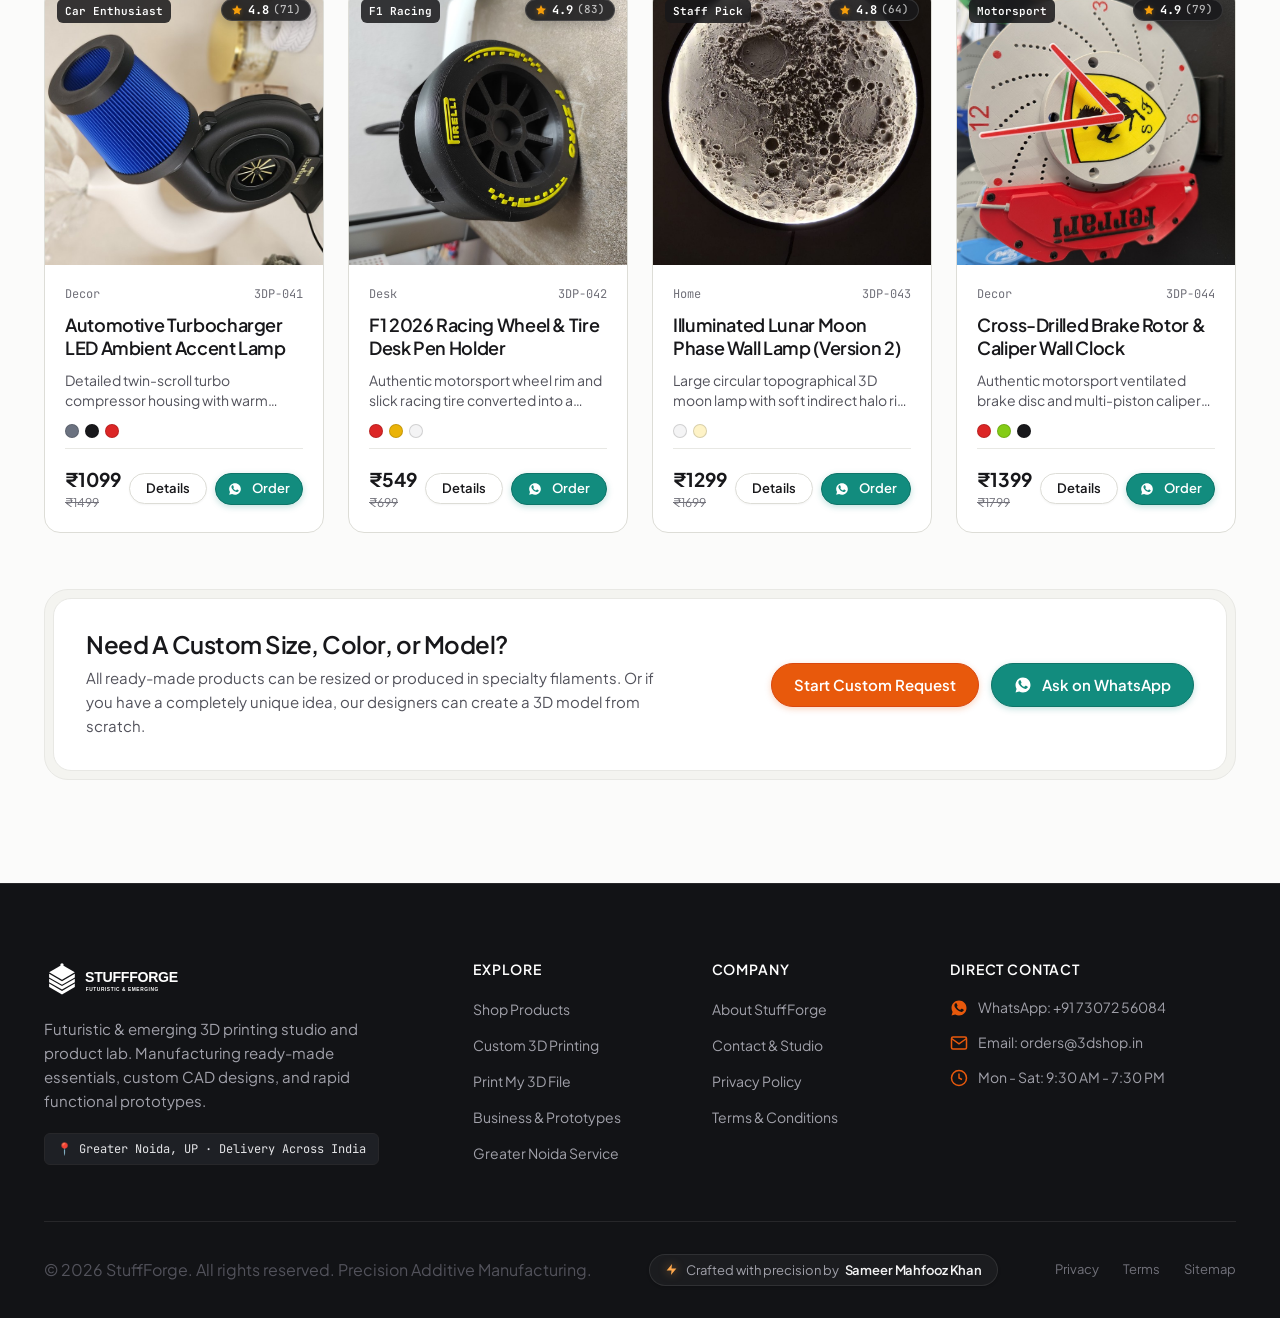
<file: shop.html>
<!DOCTYPE html>
<html lang="en">
<head>
  <meta charset="UTF-8">
  <meta name="viewport" content="width=device-width, initial-scale=1.0">
  <title>Shop Ready-Made 3D Prints | StuffForge Catalog</title>
  <meta name="description" content="Browse functional 3D printed desk accessories, planters, cable organizers, headphone stands, and gaming docks. Order directly via WhatsApp with India-wide shipping.">
  <link rel="canonical" href="https://3dshop.in/shop.html">

  <!-- Open Graph -->
  <meta property="og:type" content="website">
  <meta property="og:url" content="https://3dshop.in/shop.html">
  <meta property="og:title" content="Shop 3D Prints Catalog | StuffForge">
  <meta property="og:description" content="Explore functional, decorative, and organizing 3D printed accessories. Handcrafted &amp; manufactured with fast Greater Noida delivery and national shipping.">
  <meta property="og:image" content="https://3dshop.in/assets/images/hero-studio-prints.jpg">

  <!-- Twitter / X -->
  <meta name="twitter:card" content="summary_large_image">
  <meta name="twitter:title" content="Shop Ready-Made 3D Prints | StuffForge">
  <meta name="twitter:description" content="Browse desk accessories, planters, organizers, and gaming gear. Order on WhatsApp with fast delivery in Greater Noida &amp; across India.">
  <meta name="twitter:image" content="https://3dshop.in/assets/images/hero-studio-prints.jpg">

  <!-- Favicons & Manifest -->
  <link rel="icon" type="image/svg+xml" href="assets/logo/favicon.svg">
  <link rel="manifest" href="site.webmanifest">
  <meta name="theme-color" content="#18181B">

  <!-- Stylesheets -->
  <link rel="stylesheet" href="css/style.css">
  <link rel="stylesheet" href="css/components.css">
  <link rel="stylesheet" href="css/responsive.css">
</head>
<body>

  <!-- Header -->
  <header class="site-header" role="banner">
    <div class="container header-container">
      <a href="index.html" class="logo-link" aria-label="StuffForge Homepage">
        <img src="assets/logo/logo.svg" alt="StuffForge Logo" class="logo-img" width="160" height="38">
      </a>

      <nav class="desktop-nav" aria-label="Main Navigation">
        <a href="index.html" class="nav-link">Home</a>
        <a href="shop.html" class="nav-link active">Shop</a>
        <a href="custom-3d-printing.html" class="nav-link">Custom Printing</a>
        <a href="print-my-file.html" class="nav-link">Print My File</a>
        <a href="business.html" class="nav-link">Business</a>
        <a href="3d-printing-greater-noida.html" class="nav-link">Greater Noida</a>
      </nav>

      <div class="header-actions">
        <button type="button" class="btn btn-sm btn-whatsapp btn-whatsapp-compact" data-whatsapp-action="general">
          <svg width="16" height="16" viewBox="0 0 24 24" fill="currentColor">
            <path fill-rule="evenodd" clip-rule="evenodd" d="M12 2C6.477 2 2 6.477 2 12c0 1.89.525 3.66 1.438 5.168L2 22l4.98-1.408A9.96 9.96 0 0 0 12 22c5.523 0 10-4.477 10-10S17.523 2 12 2zm5.405 13.924c-.228.644-1.127 1.23-1.603 1.306-.445.07-1.026.098-1.66-.107-.404-.13-1.002-.328-1.748-.65-3.08-1.332-5.09-4.444-5.244-4.65-.154-.205-1.25-1.663-1.25-3.172 0-1.51.785-2.253 1.066-2.56.281-.308.614-.385.82-.385.205 0 .41.002.589.011.189.01.44-.071.688.522.256.615.87 2.128.947 2.282.077.154.128.333.026.538-.103.205-.154.333-.308.513-.154.179-.323.4-.461.538-.154.154-.314.32-.135.628.179.308.796 1.311 1.706 2.121 1.171 1.042 2.16 1.365 2.468 1.519.308.154.487.128.667-.077.179-.205.769-.897.974-1.205.205-.308.41-.256.692-.154.282.103 1.794.846 2.102 1.001.308.154.513.23.589.36.077.127.077.742-.151 1.386z"/>
          </svg>
          <span>WhatsApp Us</span>
        </button>

        <button type="button" class="mobile-nav-toggle" aria-label="Toggle navigation menu" aria-expanded="false">
          <span class="hamburger-icon">
            <span class="hamburger-line"></span>
            <span class="hamburger-line"></span>
            <span class="hamburger-line"></span>
          </span>
        </button>
      </div>
    </div>
  </header>

  <!-- Mobile Drawer -->
  <div class="mobile-drawer-overlay"></div>
  <aside class="mobile-drawer" aria-label="Mobile Navigation Drawer">
    <div class="mobile-drawer-header">
      <img src="assets/logo/logo.svg" alt="StuffForge Logo" class="mobile-drawer-logo" width="130" height="30">
      <button type="button" class="mobile-drawer-close" aria-label="Close navigation menu" title="Close menu">
        <svg width="20" height="20" viewBox="0 0 24 24" fill="none" stroke="currentColor" stroke-width="2.5" stroke-linecap="round" stroke-linejoin="round">
          <line x1="18" y1="6" x2="6" y2="18"></line>
          <line x1="6" y1="6" x2="18" y2="18"></line>
        </svg>
      </button>
    </div>
    <nav class="mobile-drawer-links">
      <a href="index.html" class="mobile-nav-link">Home</a>
      <a href="shop.html" class="mobile-nav-link active">Shop Products</a>
      <a href="custom-3d-printing.html" class="mobile-nav-link">Custom 3D Printing</a>
      <a href="print-my-file.html" class="mobile-nav-link">Print My 3D File</a>
      <a href="business.html" class="mobile-nav-link">Business &amp; Prototypes</a>
      <a href="3d-printing-greater-noida.html" class="mobile-nav-link">Greater Noida Service</a>
      <a href="about.html" class="mobile-nav-link">About Us</a>
      <a href="contact.html" class="mobile-nav-link">Contact</a>
    </nav>
    <div class="mobile-drawer-footer">
      <button type="button" class="btn btn-whatsapp" style="width: 100%;" data-whatsapp-action="general">
        <svg width="18" height="18" viewBox="0 0 24 24" fill="currentColor" aria-hidden="true" style="flex-shrink: 0;"><path fill-rule="evenodd" clip-rule="evenodd" d="M12 2C6.477 2 2 6.477 2 12c0 1.89.525 3.66 1.438 5.168L2 22l4.98-1.408A9.96 9.96 0 0 0 12 22c5.523 0 10-4.477 10-10S17.523 2 12 2zm5.405 13.924c-.228.644-1.127 1.23-1.603 1.306-.445.07-1.026.098-1.66-.107-.404-.13-1.002-.328-1.748-.65-3.08-1.332-5.09-4.444-5.244-4.65-.154-.205-1.25-1.663-1.25-3.172 0-1.51.785-2.253 1.066-2.56.281-.308.614-.385.82-.385.205 0 .41.002.589.011.189.01.44-.071.688.522.256.615.87 2.128.947 2.282.077.154.128.333.026.538-.103.205-.154.333-.308.513-.154.179-.323.4-.461.538-.154.154-.314.32-.135.628.179.308.796 1.311 1.706 2.121 1.171 1.042 2.16 1.365 2.468 1.519.308.154.487.128.667-.077.179-.205.769-.897.974-1.205.205-.308.41-.256.692-.154.282.103 1.794.846 2.102 1.001.308.154.513.23.589.36.077.127.077.742-.151 1.386z"/></svg>
        <span>Chat on WhatsApp</span>
      </button>
      <button type="button" class="btn btn-secondary mobile-drawer-close-btn" data-drawer-close aria-label="Close navigation menu" style="width: 100%; display: flex; align-items: center; justify-content: center; gap: 0.5rem; margin-top: 0.75rem;">
        <svg width="16" height="16" viewBox="0 0 24 24" fill="none" stroke="currentColor" stroke-width="2.5" stroke-linecap="round" stroke-linejoin="round">
          <line x1="18" y1="6" x2="6" y2="18"></line>
          <line x1="6" y1="6" x2="18" y2="18"></line>
        </svg>
        <span>Close Menu</span>
      </button>
    </div>
  </aside>

  <main id="main-content">
    <!-- Catalog Header -->
    <section class="section" style="padding-bottom: 1.5rem;">
      <div class="container">
        <div style="max-width: 720px; margin-bottom: 2rem;">
          <div class="eyebrow">Ready-Made Catalog</div>
          <h1 style="font-size: clamp(2.25rem, 4.5vw, 3.25rem); margin-bottom: 0.75rem;">
            Ready-Made 3D Prints
          </h1>
          <p class="text-lead">
            Everyday desk accessories, parametric planters, cable management docks, and custom gifts. Made to order with precision calibration, shipped locally in Greater Noida and nationwide across India.
          </p>
        </div>

        <!-- Shop Interactive Toolbar (Filter, Search, Sort) -->
        <div class="shop-toolbar" role="region" aria-label="Product Search and Filters">
          <div class="shop-controls-row">
            <!-- Search -->
            <div class="search-box">
              <span class="search-icon" aria-hidden="true">
                <svg width="16" height="16" viewBox="0 0 24 24" fill="none" stroke="currentColor" stroke-width="2">
                  <circle cx="11" cy="11" r="8"></circle>
                  <line x1="21" y1="21" x2="16.65" y2="16.65"></line>
                </svg>
              </span>
              <input type="text" id="shop-search-input" class="search-input" placeholder="Search products, materials, or product IDs (e.g. 3DP-001)..." aria-label="Search catalog">
            </div>

            <!-- Sort -->
            <div class="sort-select-wrap">
              <label for="shop-sort-select">Sort by:</label>
              <select id="shop-sort-select" class="sort-select" aria-label="Sort products">
                <option value="featured">Featured First</option>
                <option value="price-asc">Price: Low to High</option>
                <option value="price-desc">Price: High to Low</option>
                <option value="name-asc">Name: A to Z</option>
              </select>
            </div>
          </div>

          <!-- Category Filter Tabs -->
          <div class="category-tabs" id="category-tabs-wrap" role="tablist" aria-label="Filter by category">
            <!-- Injected by shop.js -->
          </div>

          <!-- Active Filter Status -->
          <div class="filter-summary">
            <span id="results-count">Loading prints...</span>
            <button type="button" id="clear-filters-btn" class="btn btn-sm btn-ghost" style="padding: 0.25rem 0.5rem; font-size: 0.75rem;">
              Reset Filters
            </button>
          </div>
        </div>

        <!-- Products Grid Container -->
        <div class="products-grid" id="products-grid" aria-live="polite">
          <!-- Populated dynamically by shop.js -->
        </div>
      </div>
    </section>

    <!-- Custom Request Banner for Shoppers -->
    <section class="section" style="padding-top: 2rem;">
      <div class="container">
        <div class="card-shell">
          <div class="card-inner" style="flex-direction: row; align-items: center; justify-content: space-between; flex-wrap: wrap; gap: 1.5rem; padding: 2rem;">
            <div style="max-width: 580px;">
              <h3 style="margin-bottom: 0.5rem;">Need A Custom Size, Color, or Model?</h3>
              <p style="font-size: 0.9375rem; color: var(--text-secondary);">
                All ready-made products can be resized or produced in specialty filaments. Or if you have a completely unique idea, our designers can create a 3D model from scratch.
              </p>
            </div>
            <div style="display: flex; gap: 0.75rem; flex-wrap: wrap;">
              <a href="custom-3d-printing.html" class="btn btn-primary">
                <span>Start Custom Request</span>
              </a>
              <button type="button" class="btn btn-whatsapp" data-whatsapp-action="general">
        <svg width="18" height="18" viewBox="0 0 24 24" fill="currentColor" aria-hidden="true" style="flex-shrink: 0;"><path fill-rule="evenodd" clip-rule="evenodd" d="M12 2C6.477 2 2 6.477 2 12c0 1.89.525 3.66 1.438 5.168L2 22l4.98-1.408A9.96 9.96 0 0 0 12 22c5.523 0 10-4.477 10-10S17.523 2 12 2zm5.405 13.924c-.228.644-1.127 1.23-1.603 1.306-.445.07-1.026.098-1.66-.107-.404-.13-1.002-.328-1.748-.65-3.08-1.332-5.09-4.444-5.244-4.65-.154-.205-1.25-1.663-1.25-3.172 0-1.51.785-2.253 1.066-2.56.281-.308.614-.385.82-.385.205 0 .41.002.589.011.189.01.44-.071.688.522.256.615.87 2.128.947 2.282.077.154.128.333.026.538-.103.205-.154.333-.308.513-.154.179-.323.4-.461.538-.154.154-.314.32-.135.628.179.308.796 1.311 1.706 2.121 1.171 1.042 2.16 1.365 2.468 1.519.308.154.487.128.667-.077.179-.205.769-.897.974-1.205.205-.308.41-.256.692-.154.282.103 1.794.846 2.102 1.001.308.154.513.23.589.36.077.127.077.742-.151 1.386z"/></svg>
        <span>Ask on WhatsApp</span>
      </button>
            </div>
          </div>
        </div>
      </div>
    </section>
  </main>

  <!-- Mobile Bottom Sticky Bar -->
  <div class="mobile-bottom-bar">
    <div class="mobile-bottom-bar-inner">
      <button type="button" class="btn btn-whatsapp" data-whatsapp-action="general">
        <svg width="18" height="18" viewBox="0 0 24 24" fill="currentColor" aria-hidden="true" style="flex-shrink: 0;"><path fill-rule="evenodd" clip-rule="evenodd" d="M12 2C6.477 2 2 6.477 2 12c0 1.89.525 3.66 1.438 5.168L2 22l4.98-1.408A9.96 9.96 0 0 0 12 22c5.523 0 10-4.477 10-10S17.523 2 12 2zm5.405 13.924c-.228.644-1.127 1.23-1.603 1.306-.445.07-1.026.098-1.66-.107-.404-.13-1.002-.328-1.748-.65-3.08-1.332-5.09-4.444-5.244-4.65-.154-.205-1.25-1.663-1.25-3.172 0-1.51.785-2.253 1.066-2.56.281-.308.614-.385.82-.385.205 0 .41.002.589.011.189.01.44-.071.688.522.256.615.87 2.128.947 2.282.077.154.128.333.026.538-.103.205-.154.333-.308.513-.154.179-.323.4-.461.538-.154.154-.314.32-.135.628.179.308.796 1.311 1.706 2.121 1.171 1.042 2.16 1.365 2.468 1.519.308.154.487.128.667-.077.179-.205.769-.897.974-1.205.205-.308.41-.256.692-.154.282.103 1.794.846 2.102 1.001.308.154.513.23.589.36.077.127.077.742-.151 1.386z"/></svg>
        <span>Order / Inquire on WhatsApp</span>
      </button>
    </div>
  </div>

    <!-- Footer -->
  <footer class="site-footer" role="contentinfo">
    <div class="container">
      <div class="footer-top">
        <div class="footer-brand">
          <a href="index.html">
            <img src="assets/logo/logo.svg" alt="StuffForge Logo" class="footer-logo" width="150" height="36">
          </a>
          <p class="footer-tagline">
            Futuristic &amp; emerging 3D printing studio and product lab. Manufacturing ready-made essentials, custom CAD designs, and rapid functional prototypes.
          </p>
          <div class="footer-service-pill">
            <span>📍 Greater Noida, UP · Delivery Across India</span>
          </div>
        </div>

        <div>
          <h4 class="footer-col-title">Explore</h4>
          <ul class="footer-links">
            <li><a href="shop.html" class="footer-link">Shop Products</a></li>
            <li><a href="custom-3d-printing.html" class="footer-link">Custom 3D Printing</a></li>
            <li><a href="print-my-file.html" class="footer-link">Print My 3D File</a></li>
            <li><a href="business.html" class="footer-link">Business &amp; Prototypes</a></li>
            <li><a href="3d-printing-greater-noida.html" class="footer-link">Greater Noida Service</a></li>
          </ul>
        </div>

        <div>
          <h4 class="footer-col-title">Company</h4>
          <ul class="footer-links">
            <li><a href="about.html" class="footer-link">About StuffForge</a></li>
            <li><a href="contact.html" class="footer-link">Contact &amp; Studio</a></li>
            <li><a href="privacy-policy.html" class="footer-link">Privacy Policy</a></li>
            <li><a href="terms.html" class="footer-link">Terms &amp; Conditions</a></li>
          </ul>
        </div>

        <div>
          <h4 class="footer-col-title">Direct Contact</h4>
          <div class="footer-contact-block">
            <div class="footer-contact-item">
              <svg width="18" height="18" viewBox="0 0 24 24" fill="currentColor" aria-hidden="true" style="flex-shrink: 0;">
                <path fill-rule="evenodd" clip-rule="evenodd" d="M12 2C6.477 2 2 6.477 2 12c0 1.89.525 3.66 1.438 5.168L2 22l4.98-1.408A9.96 9.96 0 0 0 12 22c5.523 0 10-4.477 10-10S17.523 2 12 2zm5.405 13.924c-.228.644-1.127 1.23-1.603 1.306-.445.07-1.026.098-1.66-.107-.404-.13-1.002-.328-1.748-.65-3.08-1.332-5.09-4.444-5.244-4.65-.154-.205-1.25-1.663-1.25-3.172 0-1.51.785-2.253 1.066-2.56.281-.308.614-.385.82-.385.205 0 .41.002.589.011.189.01.44-.071.688.522.256.615.87 2.128.947 2.282.077.154.128.333.026.538-.103.205-.154.333-.308.513-.154.179-.323.4-.461.538-.154.154-.314.32-.135.628.179.308.796 1.311 1.706 2.121 1.171 1.042 2.16 1.365 2.468 1.519.308.154.487.128.667-.077.179-.205.769-.897.974-1.205.205-.308.41-.256.692-.154.282.103 1.794.846 2.102 1.001.308.154.513.23.589.36.077.127.077.742-.151 1.386z"/>
              </svg>
              <span>WhatsApp: +91 73072 56084</span>
            </div>
            <div class="footer-contact-item">
              <svg width="18" height="18" viewBox="0 0 24 24" fill="none" stroke="currentColor" stroke-width="2" aria-hidden="true" style="flex-shrink: 0;">
                <path d="M4 4h16c1.1 0 2 .9 2 2v12c0 1.1-.9 2-2 2H4c-1.1 0-2-.9-2-2V6c0-1.1.9-2 2-2z"></path>
                <polyline points="22,6 12,13 2,6"></polyline>
              </svg>
              <span>Email: orders@3dshop.in</span>
            </div>
            <div class="footer-contact-item">
              <svg width="18" height="18" viewBox="0 0 24 24" fill="none" stroke="currentColor" stroke-width="2" aria-hidden="true" style="flex-shrink: 0;">
                <circle cx="12" cy="12" r="10"></circle>
                <polyline points="12 6 12 12 16 14"></polyline>
              </svg>
              <span>Mon - Sat: 9:30 AM - 7:30 PM</span>
            </div>
          </div>
        </div>
      </div>

      <div class="footer-bottom">
        <p>© <span class="current-year">2026</span> StuffForge. All rights reserved. Precision Additive Manufacturing.</p>
        <div class="footer-creator-credit">
          <span class="creator-badge">
            <svg class="creator-icon" width="13" height="13" viewBox="0 0 24 24" fill="currentColor" aria-hidden="true">
              <path d="M13 2L3 14h9l-1 8 10-12h-9l1-8z"/>
            </svg>
            <span class="creator-text">
              Crafted with precision by <span class="creator-name">Sameer Mahfooz Khan</span>
            </span>
          </span>
        </div>
        <div class="footer-legal-links">
          <a href="privacy-policy.html">Privacy</a>
          <a href="terms.html">Terms</a>
          <a href="sitemap.xml">Sitemap</a>
        </div>
      </div>
    </div>
  </footer>

  <!-- Scripts -->
  <script src="js/whatsapp.js"></script>
  <script src="js/products.js"></script>
  <script src="js/main.js"></script>
  <script src="js/shop.js"></script>
</body>
</html>
</file>
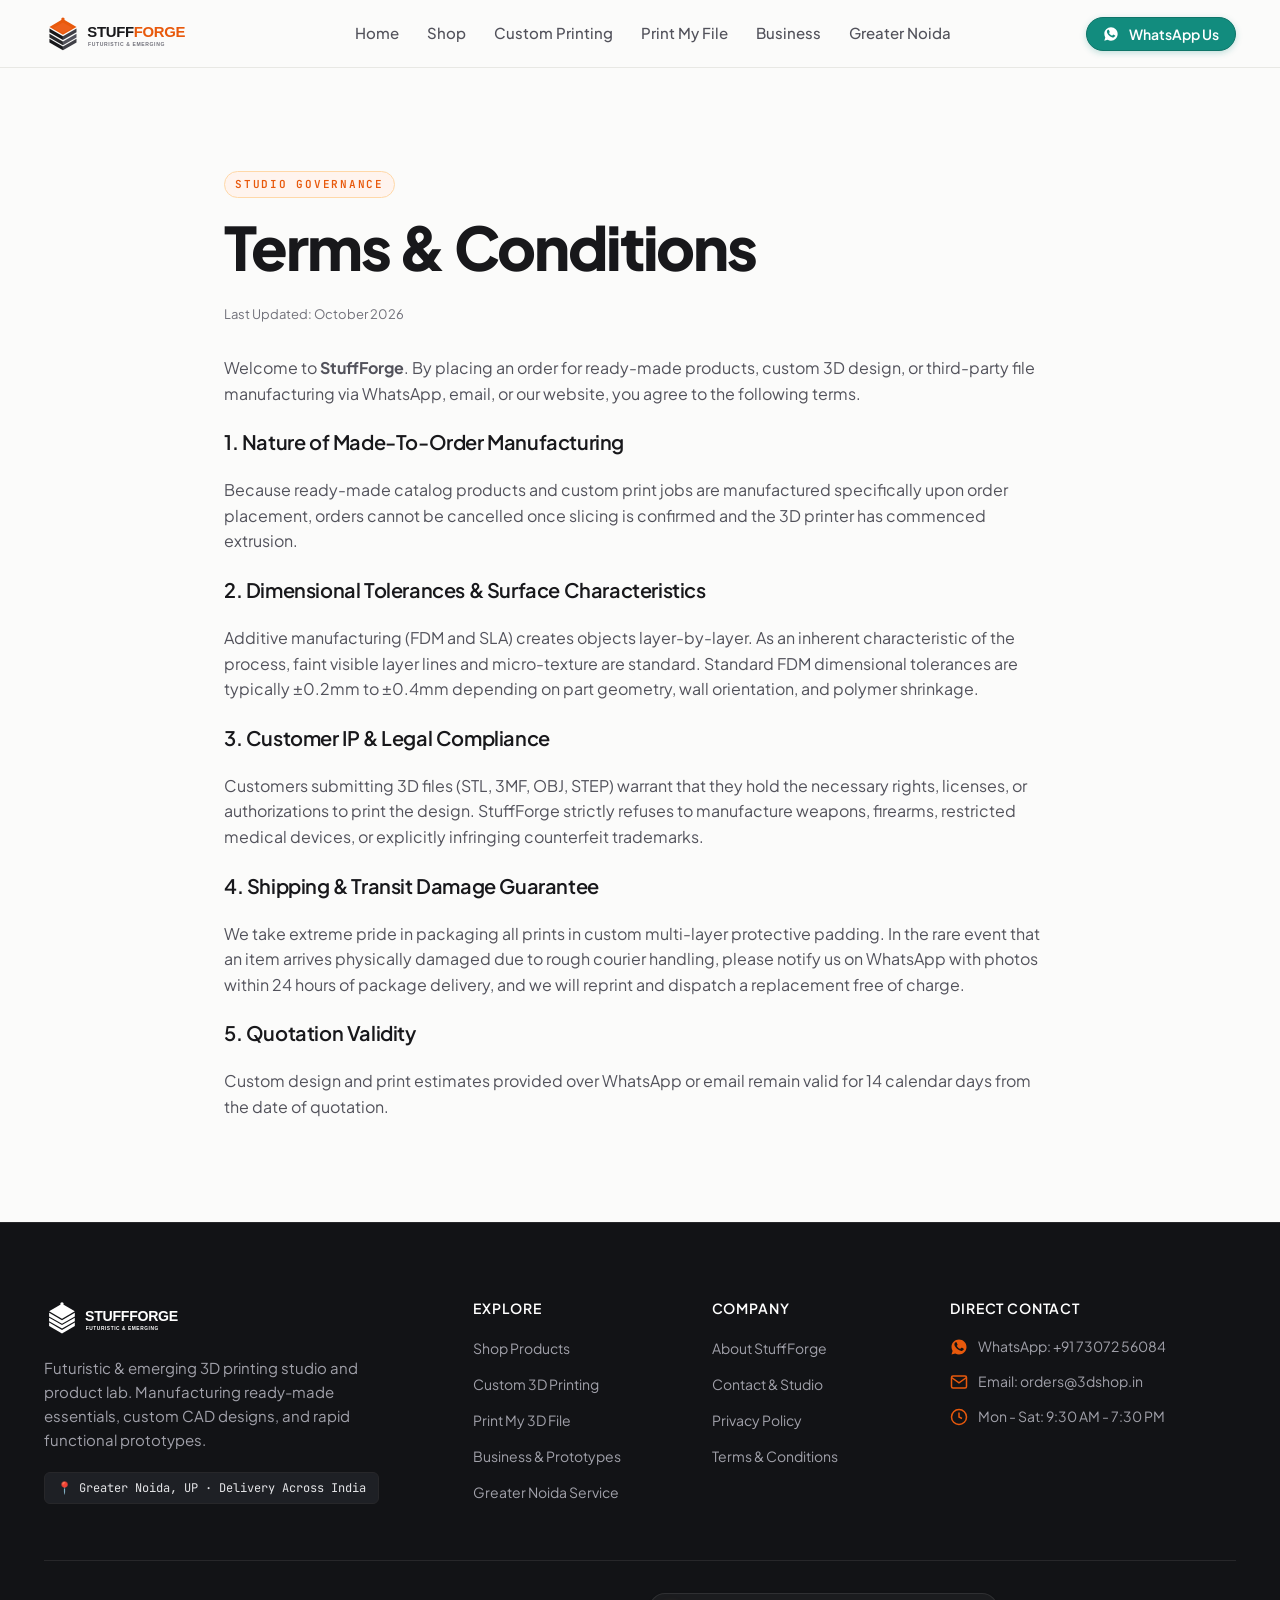
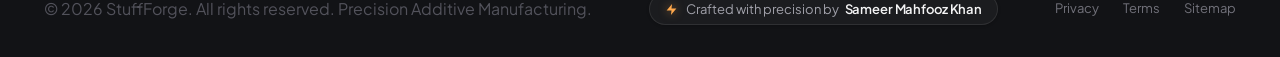
<file: terms.html>
<!DOCTYPE html>
<html lang="en">
<head>
  <meta charset="UTF-8">
  <meta name="viewport" content="width=device-width, initial-scale=1.0">
  <title>Terms &amp; Conditions | StuffForge</title>
  <meta name="description" content="Terms and Conditions for StuffForge. Made-to-order manufacturing, tolerances, shipping guidelines, and IP terms.">
  <link rel="canonical" href="https://3dshop.in/terms.html">
  <link rel="icon" type="image/svg+xml" href="assets/logo/favicon.svg">
  <link rel="stylesheet" href="css/style.css">
  <link rel="stylesheet" href="css/components.css">
  <link rel="stylesheet" href="css/responsive.css">
</head>
<body>

  <!-- Header -->
  <header class="site-header" role="banner">
    <div class="container header-container">
      <a href="index.html" class="logo-link" aria-label="StuffForge Homepage">
        <img src="assets/logo/logo.svg" alt="StuffForge Logo" class="logo-img" width="160" height="38">
      </a>
      <nav class="desktop-nav" aria-label="Main Navigation">
        <a href="index.html" class="nav-link">Home</a>
        <a href="shop.html" class="nav-link">Shop</a>
        <a href="custom-3d-printing.html" class="nav-link">Custom Printing</a>
        <a href="print-my-file.html" class="nav-link">Print My File</a>
        <a href="business.html" class="nav-link">Business</a>
        <a href="3d-printing-greater-noida.html" class="nav-link">Greater Noida</a>
      </nav>
      <div class="header-actions">
        <button type="button" class="btn btn-sm btn-whatsapp btn-whatsapp-compact" data-whatsapp-action="general">
          <svg width="16" height="16" viewBox="0 0 24 24" fill="currentColor" aria-hidden="true" style="flex-shrink: 0;"><path fill-rule="evenodd" clip-rule="evenodd" d="M12 2C6.477 2 2 6.477 2 12c0 1.89.525 3.66 1.438 5.168L2 22l4.98-1.408A9.96 9.96 0 0 0 12 22c5.523 0 10-4.477 10-10S17.523 2 12 2zm5.405 13.924c-.228.644-1.127 1.23-1.603 1.306-.445.07-1.026.098-1.66-.107-.404-.13-1.002-.328-1.748-.65-3.08-1.332-5.09-4.444-5.244-4.65-.154-.205-1.25-1.663-1.25-3.172 0-1.51.785-2.253 1.066-2.56.281-.308.614-.385.82-.385.205 0 .41.002.589.011.189.01.44-.071.688.522.256.615.87 2.128.947 2.282.077.154.128.333.026.538-.103.205-.154.333-.308.513-.154.179-.323.4-.461.538-.154.154-.314.32-.135.628.179.308.796 1.311 1.706 2.121 1.171 1.042 2.16 1.365 2.468 1.519.308.154.487.128.667-.077.179-.205.769-.897.974-1.205.205-.308.41-.256.692-.154.282.103 1.794.846 2.102 1.001.308.154.513.23.589.36.077.127.077.742-.151 1.386z"/></svg>
          <span>WhatsApp Us</span>
        </button>
        <button type="button" class="mobile-nav-toggle" aria-label="Toggle navigation menu" aria-expanded="false">
          <span class="hamburger-icon">
            <span class="hamburger-line"></span>
            <span class="hamburger-line"></span>
            <span class="hamburger-line"></span>
          </span>
        </button>
      </div>
    </div>
  </header>

  <!-- Mobile Drawer -->
  <div class="mobile-drawer-overlay"></div>
  <aside class="mobile-drawer" aria-label="Mobile Navigation Drawer">
    <div class="mobile-drawer-header">
      <img src="assets/logo/logo.svg" alt="StuffForge Logo" class="mobile-drawer-logo" width="130" height="30">
      <button type="button" class="mobile-drawer-close" aria-label="Close navigation menu" title="Close menu">
        <svg width="20" height="20" viewBox="0 0 24 24" fill="none" stroke="currentColor" stroke-width="2.5" stroke-linecap="round" stroke-linejoin="round">
          <line x1="18" y1="6" x2="6" y2="18"></line>
          <line x1="6" y1="6" x2="18" y2="18"></line>
        </svg>
      </button>
    </div>
    <nav class="mobile-drawer-links">
      <a href="index.html" class="mobile-nav-link">Home</a>
      <a href="shop.html" class="mobile-nav-link">Shop Products</a>
      <a href="custom-3d-printing.html" class="mobile-nav-link">Custom 3D Printing</a>
      <a href="print-my-file.html" class="mobile-nav-link">Print My 3D File</a>
      <a href="business.html" class="mobile-nav-link">Business &amp; Prototypes</a>
      <a href="3d-printing-greater-noida.html" class="mobile-nav-link">Greater Noida Service</a>
      <a href="about.html" class="mobile-nav-link">About Us</a>
      <a href="contact.html" class="mobile-nav-link">Contact</a>
    </nav>
    <div class="mobile-drawer-footer">
      <button type="button" class="btn btn-whatsapp" style="width: 100%;" data-whatsapp-action="general">
        <svg width="18" height="18" viewBox="0 0 24 24" fill="currentColor" aria-hidden="true" style="flex-shrink: 0;"><path fill-rule="evenodd" clip-rule="evenodd" d="M12 2C6.477 2 2 6.477 2 12c0 1.89.525 3.66 1.438 5.168L2 22l4.98-1.408A9.96 9.96 0 0 0 12 22c5.523 0 10-4.477 10-10S17.523 2 12 2zm5.405 13.924c-.228.644-1.127 1.23-1.603 1.306-.445.07-1.026.098-1.66-.107-.404-.13-1.002-.328-1.748-.65-3.08-1.332-5.09-4.444-5.244-4.65-.154-.205-1.25-1.663-1.25-3.172 0-1.51.785-2.253 1.066-2.56.281-.308.614-.385.82-.385.205 0 .41.002.589.011.189.01.44-.071.688.522.256.615.87 2.128.947 2.282.077.154.128.333.026.538-.103.205-.154.333-.308.513-.154.179-.323.4-.461.538-.154.154-.314.32-.135.628.179.308.796 1.311 1.706 2.121 1.171 1.042 2.16 1.365 2.468 1.519.308.154.487.128.667-.077.179-.205.769-.897.974-1.205.205-.308.41-.256.692-.154.282.103 1.794.846 2.102 1.001.308.154.513.23.589.36.077.127.077.742-.151 1.386z"/></svg>
        <span>Chat on WhatsApp</span>
      </button>
      <button type="button" class="btn btn-secondary mobile-drawer-close-btn" data-drawer-close aria-label="Close navigation menu" style="width: 100%; display: flex; align-items: center; justify-content: center; gap: 0.5rem; margin-top: 0.75rem;">
        <svg width="16" height="16" viewBox="0 0 24 24" fill="none" stroke="currentColor" stroke-width="2.5" stroke-linecap="round" stroke-linejoin="round">
          <line x1="18" y1="6" x2="6" y2="18"></line>
          <line x1="6" y1="6" x2="18" y2="18"></line>
        </svg>
        <span>Close Menu</span>
      </button>
    </div>
  </aside>

  <main id="main-content">
    <section class="section">
      <div class="container container-narrow">
        <div class="eyebrow">Studio Governance</div>
        <h1 style="margin-bottom: 1.5rem;">Terms &amp; Conditions</h1>
        <p class="text-caption" style="margin-bottom: 2rem;">Last Updated: October 2026</p>

        <div style="display: flex; flex-direction: column; gap: 1.5rem; font-size: 0.9375rem; line-height: 1.7; color: var(--text-secondary);">
          <p>
            Welcome to <strong>StuffForge</strong>. By placing an order for ready-made products, custom 3D design, or third-party file manufacturing via WhatsApp, email, or our website, you agree to the following terms.
          </p>

          <h3 style="color: var(--text-primary); font-size: 1.25rem;">1. Nature of Made-To-Order Manufacturing</h3>
          <p>
            Because ready-made catalog products and custom print jobs are manufactured specifically upon order placement, orders cannot be cancelled once slicing is confirmed and the 3D printer has commenced extrusion.
          </p>

          <h3 style="color: var(--text-primary); font-size: 1.25rem;">2. Dimensional Tolerances &amp; Surface Characteristics</h3>
          <p>
            Additive manufacturing (FDM and SLA) creates objects layer-by-layer. As an inherent characteristic of the process, faint visible layer lines and micro-texture are standard. Standard FDM dimensional tolerances are typically ±0.2mm to ±0.4mm depending on part geometry, wall orientation, and polymer shrinkage.
          </p>

          <h3 style="color: var(--text-primary); font-size: 1.25rem;">3. Customer IP &amp; Legal Compliance</h3>
          <p>
            Customers submitting 3D files (STL, 3MF, OBJ, STEP) warrant that they hold the necessary rights, licenses, or authorizations to print the design. StuffForge strictly refuses to manufacture weapons, firearms, restricted medical devices, or explicitly infringing counterfeit trademarks.
          </p>

          <h3 style="color: var(--text-primary); font-size: 1.25rem;">4. Shipping &amp; Transit Damage Guarantee</h3>
          <p>
            We take extreme pride in packaging all prints in custom multi-layer protective padding. In the rare event that an item arrives physically damaged due to rough courier handling, please notify us on WhatsApp with photos within 24 hours of package delivery, and we will reprint and dispatch a replacement free of charge.
          </p>

          <h3 style="color: var(--text-primary); font-size: 1.25rem;">5. Quotation Validity</h3>
          <p>
            Custom design and print estimates provided over WhatsApp or email remain valid for 14 calendar days from the date of quotation.
          </p>
        </div>
      </div>
    </section>
  </main>

    <!-- Footer -->
  <footer class="site-footer" role="contentinfo">
    <div class="container">
      <div class="footer-top">
        <div class="footer-brand">
          <a href="index.html">
            <img src="assets/logo/logo.svg" alt="StuffForge Logo" class="footer-logo" width="150" height="36">
          </a>
          <p class="footer-tagline">
            Futuristic &amp; emerging 3D printing studio and product lab. Manufacturing ready-made essentials, custom CAD designs, and rapid functional prototypes.
          </p>
          <div class="footer-service-pill">
            <span>📍 Greater Noida, UP · Delivery Across India</span>
          </div>
        </div>

        <div>
          <h4 class="footer-col-title">Explore</h4>
          <ul class="footer-links">
            <li><a href="shop.html" class="footer-link">Shop Products</a></li>
            <li><a href="custom-3d-printing.html" class="footer-link">Custom 3D Printing</a></li>
            <li><a href="print-my-file.html" class="footer-link">Print My 3D File</a></li>
            <li><a href="business.html" class="footer-link">Business &amp; Prototypes</a></li>
            <li><a href="3d-printing-greater-noida.html" class="footer-link">Greater Noida Service</a></li>
          </ul>
        </div>

        <div>
          <h4 class="footer-col-title">Company</h4>
          <ul class="footer-links">
            <li><a href="about.html" class="footer-link">About StuffForge</a></li>
            <li><a href="contact.html" class="footer-link">Contact &amp; Studio</a></li>
            <li><a href="privacy-policy.html" class="footer-link">Privacy Policy</a></li>
            <li><a href="terms.html" class="footer-link">Terms &amp; Conditions</a></li>
          </ul>
        </div>

        <div>
          <h4 class="footer-col-title">Direct Contact</h4>
          <div class="footer-contact-block">
            <div class="footer-contact-item">
              <svg width="18" height="18" viewBox="0 0 24 24" fill="currentColor" aria-hidden="true" style="flex-shrink: 0;">
                <path fill-rule="evenodd" clip-rule="evenodd" d="M12 2C6.477 2 2 6.477 2 12c0 1.89.525 3.66 1.438 5.168L2 22l4.98-1.408A9.96 9.96 0 0 0 12 22c5.523 0 10-4.477 10-10S17.523 2 12 2zm5.405 13.924c-.228.644-1.127 1.23-1.603 1.306-.445.07-1.026.098-1.66-.107-.404-.13-1.002-.328-1.748-.65-3.08-1.332-5.09-4.444-5.244-4.65-.154-.205-1.25-1.663-1.25-3.172 0-1.51.785-2.253 1.066-2.56.281-.308.614-.385.82-.385.205 0 .41.002.589.011.189.01.44-.071.688.522.256.615.87 2.128.947 2.282.077.154.128.333.026.538-.103.205-.154.333-.308.513-.154.179-.323.4-.461.538-.154.154-.314.32-.135.628.179.308.796 1.311 1.706 2.121 1.171 1.042 2.16 1.365 2.468 1.519.308.154.487.128.667-.077.179-.205.769-.897.974-1.205.205-.308.41-.256.692-.154.282.103 1.794.846 2.102 1.001.308.154.513.23.589.36.077.127.077.742-.151 1.386z"/>
              </svg>
              <span>WhatsApp: +91 73072 56084</span>
            </div>
            <div class="footer-contact-item">
              <svg width="18" height="18" viewBox="0 0 24 24" fill="none" stroke="currentColor" stroke-width="2" aria-hidden="true" style="flex-shrink: 0;">
                <path d="M4 4h16c1.1 0 2 .9 2 2v12c0 1.1-.9 2-2 2H4c-1.1 0-2-.9-2-2V6c0-1.1.9-2 2-2z"></path>
                <polyline points="22,6 12,13 2,6"></polyline>
              </svg>
              <span>Email: orders@3dshop.in</span>
            </div>
            <div class="footer-contact-item">
              <svg width="18" height="18" viewBox="0 0 24 24" fill="none" stroke="currentColor" stroke-width="2" aria-hidden="true" style="flex-shrink: 0;">
                <circle cx="12" cy="12" r="10"></circle>
                <polyline points="12 6 12 12 16 14"></polyline>
              </svg>
              <span>Mon - Sat: 9:30 AM - 7:30 PM</span>
            </div>
          </div>
        </div>
      </div>

      <div class="footer-bottom">
        <p>© <span class="current-year">2026</span> StuffForge. All rights reserved. Precision Additive Manufacturing.</p>
        <div class="footer-creator-credit">
          <span class="creator-badge">
            <svg class="creator-icon" width="13" height="13" viewBox="0 0 24 24" fill="currentColor" aria-hidden="true">
              <path d="M13 2L3 14h9l-1 8 10-12h-9l1-8z"/>
            </svg>
            <span class="creator-text">
              Crafted with precision by <span class="creator-name">Sameer Mahfooz Khan</span>
            </span>
          </span>
        </div>
        <div class="footer-legal-links">
          <a href="privacy-policy.html">Privacy</a>
          <a href="terms.html">Terms</a>
          <a href="sitemap.xml">Sitemap</a>
        </div>
      </div>
    </div>
  </footer>

  <script src="js/whatsapp.js"></script>
  <script src="js/products.js"></script>
  <script src="js/main.js"></script>
</body>
</html>
</file>
<file: css/style.css>
/* ==========================================================================
   STUFFFORGE - CORE DESIGN SYSTEM & TOKENS
   Futuristic & Emerging 3D Printing Studio + Premium Clean E-Commerce
   No generic AI templates. Engineered, confident, human-designed.
   ========================================================================== */

@import url('https://fonts.googleapis.com/css2?family=Plus+Jakarta+Sans:wght@400;500;600;700;800&family=JetBrains+Mono:wght@400;500;600&display=swap');

:root {
  /* Surface & Background Colors */
  --bg-page: #FBFBFA;
  --bg-subtle: #F4F4F0;
  --bg-surface: #FFFFFF;
  --bg-elevated: #FFFFFF;
  --bg-dark: #121316;
  --bg-dark-surface: #1E2025;
  
  /* Text & Foreground */
  --text-primary: #18181B;     /* Deep technical charcoal */
  --text-secondary: #52525B;   /* Highly readable neutral */
  --text-muted: #71717A;       /* Subtle meta / captions */
  --text-light: #FFFFFF;
  --text-dark-muted: #A1A1AA;

  /* Borders & Dividers */
  --border-subtle: #E8E8E4;
  --border-default: #DDDDD7;
  --border-strong: #C4C4BC;
  --border-dark: #27272A;

  /* Brand Accents */
  --accent: #E8590C;           /* Precision Industrial Orange */
  --accent-hover: #D9480F;
  --accent-active: #C93B05;
  --accent-light: #FFF4EE;
  --accent-border: #FFD8A8;

  /* Native WhatsApp Color */
  --whatsapp: #25D366;
  --whatsapp-hover: #20BA5A;
  --whatsapp-dark: #128C7E;
  --whatsapp-light: #EBFBF0;

  /* Typography Scale */
  --font-sans: 'Plus Jakarta Sans', -apple-system, BlinkMacSystemFont, 'Segoe UI', Roboto, Helvetica, Arial, sans-serif;
  --font-mono: 'JetBrains Mono', SFMono-Regular, Menlo, Monaco, Consolas, monospace;

  /* Shadows (Restrained, Tinted, Architectural) */
  --shadow-sm: 0 1px 2px rgba(24, 24, 27, 0.04);
  --shadow-md: 0 4px 12px -2px rgba(24, 24, 27, 0.06), 0 2px 4px -1px rgba(24, 24, 27, 0.03);
  --shadow-lg: 0 12px 24px -4px rgba(24, 24, 27, 0.08), 0 4px 8px -2px rgba(24, 24, 27, 0.03);
  --shadow-xl: 0 20px 32px -6px rgba(24, 24, 27, 0.1), 0 8px 16px -4px rgba(24, 24, 27, 0.04);

  /* Radius Scale */
  --radius-sm: 6px;
  --radius-md: 10px;
  --radius-lg: 16px;
  --radius-xl: 24px;
  --radius-full: 9999px;

  /* Transitions & Motion */
  --ease-snappy: cubic-bezier(0.16, 1, 0.3, 1);
  --transition-fast: 160ms var(--ease-snappy);
  --transition-base: 240ms var(--ease-snappy);
  --transition-slow: 400ms var(--ease-snappy);

  /* Layout Constraints */
  --header-height: 68px;
  --container-max: 1240px;
  --container-narrow: 880px;
}

/* Base Reset & Box Sizing */
*, *::before, *::after {
  box-sizing: border-box;
  margin: 0;
  padding: 0;
}

html {
  font-family: var(--font-sans);
  background-color: var(--bg-page);
  color: var(--text-primary);
  line-height: 1.5;
  -webkit-font-smoothing: antialiased;
  -moz-osx-font-smoothing: grayscale;
  scroll-behavior: smooth;
  text-rendering: optimizeLegibility;
  overflow-x: hidden;
  max-width: 100%;
}

body {
  min-height: 100vh;
  display: flex;
  flex-direction: column;
  overflow-x: hidden;
  max-width: 100%;
  position: relative;
}

img, picture, svg, video {
  display: block;
  max-width: 100%;
  height: auto;
}

input, button, textarea, select {
  font: inherit;
  color: inherit;
}

button {
  cursor: pointer;
  border: none;
  background: none;
}

a {
  color: inherit;
  text-decoration: none;
}

ul, ol {
  list-style: none;
}

/* ==========================================================================
   TYPOGRAPHY SYSTEM
   ========================================================================== */
h1, h2, h3, h4, h5, h6 {
  color: var(--text-primary);
  font-weight: 700;
  line-height: 1.15;
  letter-spacing: -0.025em;
}

h1 {
  font-size: clamp(2.25rem, 5vw, 3.75rem);
  font-weight: 800;
  letter-spacing: -0.035em;
}

h2 {
  font-size: clamp(1.75rem, 3.5vw, 2.5rem);
  font-weight: 700;
  letter-spacing: -0.03em;
}

h3 {
  font-size: clamp(1.25rem, 2vw, 1.5rem);
  font-weight: 600;
  letter-spacing: -0.02em;
}

h4 {
  font-size: 1.125rem;
  font-weight: 600;
}

p {
  color: var(--text-secondary);
  font-size: 1rem;
  line-height: 1.6;
}

.text-lead {
  font-size: clamp(1.05rem, 1.5vw, 1.25rem);
  color: var(--text-secondary);
  line-height: 1.55;
  max-width: 62ch;
}

.text-mono {
  font-family: var(--font-mono);
}

.text-caption {
  font-size: 0.8125rem;
  color: var(--text-muted);
  line-height: 1.4;
}

/* Eyebrow Label (Restrained: max 1 per 3 sections, tracking-wide) */
.eyebrow {
  display: inline-flex;
  align-items: center;
  gap: 0.5rem;
  font-family: var(--font-mono);
  font-size: 0.6875rem;
  font-weight: 600;
  letter-spacing: 0.16em;
  text-transform: uppercase;
  color: var(--accent);
  background: var(--accent-light);
  border: 1px solid var(--accent-border);
  padding: 0.25rem 0.625rem;
  border-radius: var(--radius-full);
  margin-bottom: 0.875rem;
  width: fit-content;
}

.eyebrow-neutral {
  color: var(--text-secondary);
  background: var(--bg-subtle);
  border-color: var(--border-default);
}

/* ==========================================================================
   LAYOUT CONTAINERS & GRIDS
   ========================================================================== */
.container {
  width: 100%;
  max-width: var(--container-max);
  margin-left: auto;
  margin-right: auto;
  padding-left: 1.5rem;
  padding-right: 1.5rem;
}

.container-narrow {
  width: 100%;
  max-width: var(--container-narrow);
  margin-left: auto;
  margin-right: auto;
  padding-left: 1.5rem;
  padding-right: 1.5rem;
}

.section {
  padding-top: clamp(4rem, 8vw, 6.5rem);
  padding-bottom: clamp(4rem, 8vw, 6.5rem);
  position: relative;
}

.section-subtle {
  background-color: var(--bg-subtle);
  border-top: 1px solid var(--border-subtle);
  border-bottom: 1px solid var(--border-subtle);
}

.section-header {
  margin-bottom: clamp(2rem, 4vw, 3.25rem);
  max-width: 680px;
}

.section-header.center {
  margin-left: auto;
  margin-right: auto;
  text-align: center;
}

.section-header.center .eyebrow {
  margin-left: auto;
  margin-right: auto;
}

.section-header.center p {
  margin-left: auto;
  margin-right: auto;
}

.section-title {
  margin-bottom: 0.75rem;
}

.section-description {
  font-size: 1.0625rem;
  color: var(--text-secondary);
  line-height: 1.55;
}

/* ==========================================================================
   HEADER & NAVIGATION (Desktop & Mobile Drawer)
   ========================================================================== */
.site-header {
  position: sticky;
  top: 0;
  z-index: 100;
  width: 100%;
  height: var(--header-height);
  background: rgba(251, 251, 250, 0.88);
  backdrop-filter: blur(12px);
  -webkit-backdrop-filter: blur(12px);
  border-bottom: 1px solid var(--border-subtle);
  transition: background-color var(--transition-fast), border-color var(--transition-fast), box-shadow var(--transition-fast);
}

.site-header.scrolled {
  background: rgba(255, 255, 255, 0.94);
  border-bottom-color: var(--border-default);
  box-shadow: var(--shadow-sm);
}

.header-container {
  display: flex;
  align-items: center;
  justify-content: space-between;
  height: 100%;
}

.logo-link {
  display: flex;
  align-items: center;
  gap: 0.5rem;
  text-decoration: none;
  transition: transform var(--transition-fast);
}

.logo-link:hover {
  transform: translateY(-1px);
}

.logo-img {
  height: 38px;
  width: auto;
}

/* Desktop Nav Menu */
.desktop-nav {
  display: flex;
  align-items: center;
  gap: 1.75rem;
}

.nav-link {
  font-size: 0.9375rem;
  font-weight: 500;
  color: var(--text-secondary);
  transition: color var(--transition-fast);
  position: relative;
  padding: 0.375rem 0;
}

.nav-link:hover {
  color: var(--text-primary);
}

.nav-link.active {
  color: var(--text-primary);
  font-weight: 600;
}

.nav-link.active::after {
  content: '';
  position: absolute;
  bottom: 0;
  left: 0;
  width: 100%;
  height: 2px;
  background-color: var(--accent);
  border-radius: var(--radius-full);
}

/* Header Right Actions */
.header-actions {
  display: flex;
  align-items: center;
  gap: 0.75rem;
}

/* Mobile Nav Toggle */
.mobile-nav-toggle {
  display: none;
  width: 42px;
  height: 42px;
  align-items: center;
  justify-content: center;
  border-radius: var(--radius-md);
  border: 1px solid var(--border-default);
  background: var(--bg-surface);
  color: var(--text-primary);
  transition: background-color var(--transition-fast), border-color var(--transition-fast);
}

.mobile-nav-toggle:hover {
  background: var(--bg-subtle);
}

.hamburger-icon {
  width: 20px;
  height: 14px;
  position: relative;
  display: flex;
  flex-direction: column;
  justify-content: space-between;
}

.hamburger-line {
  display: block;
  width: 100%;
  height: 2px;
  background-color: var(--text-primary);
  border-radius: 2px;
  transition: transform var(--transition-fast), opacity var(--transition-fast);
}

.mobile-nav-toggle.open .hamburger-line:nth-child(1) {
  transform: translateY(6px) rotate(45deg);
}

.mobile-nav-toggle.open .hamburger-line:nth-child(2) {
  opacity: 0;
}

.mobile-nav-toggle.open .hamburger-line:nth-child(3) {
  transform: translateY(-6px) rotate(-45deg);
}

/* Mobile Drawer Overlay */
.mobile-drawer-overlay {
  position: fixed;
  inset: 0;
  background: rgba(18, 19, 22, 0.45);
  backdrop-filter: blur(4px);
  -webkit-backdrop-filter: blur(4px);
  z-index: 998;
  opacity: 0;
  pointer-events: none;
  transition: opacity var(--transition-base);
}

.mobile-drawer-overlay.active {
  opacity: 1;
  pointer-events: auto;
}

/* Mobile Drawer Panel */
.mobile-drawer {
  position: fixed;
  top: 0;
  right: 0;
  bottom: 0;
  width: min(85vw, 340px);
  background: var(--bg-surface);
  z-index: 999;
  box-shadow: var(--shadow-xl);
  transform: translateX(100%);
  visibility: hidden;
  transition: transform var(--transition-base), visibility var(--transition-base);
  display: flex;
  flex-direction: column;
  padding: 1.5rem;
  overflow-y: auto;
}

.mobile-drawer.active {
  transform: translateX(0);
  visibility: visible;
}

.mobile-drawer-header {
  display: flex;
  align-items: center;
  justify-content: space-between;
  gap: 1rem;
  padding-bottom: 1.25rem;
  border-bottom: 1px solid var(--border-subtle);
  margin-bottom: 1.5rem;
}

.mobile-drawer-header img,
.mobile-drawer-logo {
  height: 32px;
  width: auto;
  max-width: 140px;
  object-fit: contain;
}

.mobile-drawer-close {
  width: 40px;
  height: 40px;
  display: flex;
  align-items: center;
  justify-content: center;
  border-radius: var(--radius-md);
  border: 1px solid var(--border-default);
  background: var(--bg-surface);
  color: var(--text-primary);
  cursor: pointer;
  flex-shrink: 0;
  transition: all var(--transition-fast);
}

.mobile-drawer-close:hover,
.mobile-drawer-close:active {
  background: var(--bg-subtle);
  color: var(--accent);
  border-color: var(--accent);
}

.mobile-drawer-close-btn {
  font-weight: 600;
  border: 1px solid var(--border-default);
  transition: all var(--transition-fast);
}

.mobile-drawer-close-btn:hover {
  background: var(--bg-subtle);
  color: var(--text-primary);
}

.mobile-drawer-links {
  display: flex;
  flex-direction: column;
  gap: 0.5rem;
}

.mobile-nav-link {
  display: flex;
  align-items: center;
  justify-content: space-between;
  padding: 0.875rem 1rem;
  font-size: 1.0625rem;
  font-weight: 500;
  color: var(--text-primary);
  border-radius: var(--radius-md);
  transition: background-color var(--transition-fast), color var(--transition-fast);
}

.mobile-nav-link:hover,
.mobile-nav-link.active {
  background-color: var(--bg-subtle);
  color: var(--accent);
}

.mobile-drawer-footer {
  margin-top: auto;
  padding-top: 1.5rem;
  border-top: 1px solid var(--border-subtle);
  display: flex;
  flex-direction: column;
  gap: 1rem;
}

/* ==========================================================================
   HOMEPAGE HERO SECTION (Atmospheric Studio Background)
   ========================================================================== */
.hero-section {
  padding-top: clamp(3.5rem, 6.5vw, 6rem);
  padding-bottom: clamp(4rem, 7.5vw, 7rem);
  min-height: clamp(520px, 72vh, 680px);
  display: flex;
  align-items: center;
  position: relative;
  overflow: hidden;
  background-color: var(--bg-page);
  background-image: url('../assets/images/hero.png');
  background-size: cover;
  background-position: 70% center;
  background-repeat: no-repeat;
}

.hero-section::before {
  content: '';
  position: absolute;
  inset: 0;
  background: linear-gradient(
    90deg,
    rgba(251, 251, 250, 0.96) 0%,
    rgba(251, 251, 250, 0.90) 32%,
    rgba(251, 251, 250, 0.55) 55%,
    rgba(251, 251, 250, 0.15) 75%,
    rgba(251, 251, 250, 0.04) 100%
  );
  pointer-events: none;
  z-index: 1;
}

.hero-section::after {
  content: '';
  position: absolute;
  bottom: 0;
  left: 0;
  right: 0;
  height: 60px;
  background: linear-gradient(to top, var(--bg-page), transparent);
  pointer-events: none;
  z-index: 1;
}

.hero-section > .container {
  position: relative;
  z-index: 2;
  width: 100%;
}

.hero-grid {
  display: grid;
  grid-template-columns: 1.15fr 0.85fr;
  gap: clamp(2rem, 5vw, 4rem);
  align-items: center;
}

.hero-content {
  display: flex;
  flex-direction: column;
  gap: 1.25rem;
}

.hero-title {
  font-size: clamp(2.5rem, 5.2vw, 4rem);
  line-height: 1.08;
  font-weight: 800;
  letter-spacing: -0.035em;
  color: var(--text-primary);
}

.hero-title .highlight {
  color: var(--accent);
}

.hero-subtext {
  font-size: clamp(1.0625rem, 1.4vw, 1.25rem);
  line-height: 1.55;
  color: var(--text-secondary);
  max-width: 52ch;
}

.hero-cta-group {
  display: flex;
  align-items: center;
  flex-wrap: wrap;
  gap: 1rem;
  margin-top: 0.5rem;
}

/* Hero Visual / Floating Studio Badge on hero.png Background */
.hero-visual-wrap {
  position: relative;
  display: flex;
  justify-content: flex-end;
  align-items: flex-end;
  min-height: 280px;
  width: 100%;
}

.hero-studio-badge {
  display: inline-flex;
  align-items: center;
  gap: 0.875rem;
  background: rgba(18, 19, 22, 0.85);
  backdrop-filter: blur(16px);
  -webkit-backdrop-filter: blur(16px);
  border: 1px solid rgba(255, 255, 255, 0.18);
  border-radius: var(--radius-full);
  padding: 0.75rem 1.25rem;
  box-shadow: 0 16px 32px rgba(0, 0, 0, 0.22);
  color: #FFFFFF;
  margin-left: auto;
  transition: transform var(--transition-base), box-shadow var(--transition-base), border-color var(--transition-base);
}

.hero-studio-badge:hover {
  transform: translateY(-2px);
  box-shadow: 0 20px 40px rgba(0, 0, 0, 0.32);
  border-color: rgba(255, 255, 255, 0.35);
}

.pulse-indicator {
  width: 9px;
  height: 9px;
  border-radius: 50%;
  background: #10B981;
  position: relative;
  flex-shrink: 0;
}

.pulse-indicator::after {
  content: '';
  position: absolute;
  inset: -3px;
  border-radius: 50%;
  background: #10B981;
  opacity: 0.45;
  animation: pulse-ring 2s infinite ease-out;
}

@keyframes pulse-ring {
  0% { transform: scale(0.8); opacity: 0.8; }
  100% { transform: scale(2.2); opacity: 0; }
}

.hero-studio-badge-text {
  display: flex;
  flex-direction: column;
  text-align: left;
}

.hero-studio-badge-title {
  font-family: var(--font-mono);
  font-size: 0.75rem;
  font-weight: 600;
  letter-spacing: 0.06em;
  text-transform: uppercase;
  color: #FFFFFF;
}

.hero-studio-badge-sub {
  font-size: 0.75rem;
  color: #A1A1AA;
  line-height: 1.35;
}

.double-bezel-hero {
  background: var(--bg-subtle);
  border: 1px solid var(--border-default);
  padding: 0.5rem;
  border-radius: var(--radius-xl);
  box-shadow: var(--shadow-lg);
  transition: transform var(--transition-base), box-shadow var(--transition-base);
}

.hero-visual-inner {
  border-radius: calc(var(--radius-xl) - 0.5rem);
  overflow: hidden;
  background: var(--bg-surface);
  position: relative;
  aspect-ratio: 4 / 3;
}

.hero-visual-img {
  width: 100%;
  height: 100%;
  object-fit: cover;
  transition: transform 600ms var(--ease-snappy);
}

.double-bezel-hero:hover .hero-visual-img {
  transform: scale(1.03);
}

/* Floating Technical Tag on Hero Visual */
.hero-spec-tag {
  position: absolute;
  bottom: 1rem;
  left: 1rem;
  background: rgba(24, 24, 27, 0.85);
  backdrop-filter: blur(8px);
  -webkit-backdrop-filter: blur(8px);
  color: #FFFFFF;
  padding: 0.5rem 0.875rem;
  border-radius: var(--radius-md);
  font-family: var(--font-mono);
  font-size: 0.75rem;
  border: 1px solid rgba(255, 255, 255, 0.15);
  display: flex;
  align-items: center;
  gap: 0.5rem;
}

.hero-spec-dot {
  width: 8px;
  height: 8px;
  border-radius: 50%;
  background-color: var(--whatsapp);
  box-shadow: 0 0 6px var(--whatsapp);
}

/* ==========================================================================
   TRUST STRIP (Under Hero)
   ========================================================================== */
.trust-strip {
  border-top: 1px solid var(--border-subtle);
  border-bottom: 1px solid var(--border-subtle);
  background: var(--bg-surface);
  padding: 1.25rem 0;
  position: relative;
}

.trust-strip-track {
  width: 100%;
}

.trust-strip-group {
  display: grid;
  grid-template-columns: repeat(4, 1fr);
  gap: 1.5rem;
  width: 100%;
}

.trust-strip-group-clone {
  display: none !important;
}

.trust-item {
  display: flex;
  align-items: center;
  gap: 0.75rem;
}

.trust-icon-box {
  width: 36px;
  height: 36px;
  min-width: 36px;
  border-radius: var(--radius-sm);
  background: var(--bg-subtle);
  border: 1px solid var(--border-subtle);
  display: flex;
  align-items: center;
  justify-content: center;
  color: var(--accent);
}

.trust-text-group h4 {
  font-size: 0.875rem;
  font-weight: 600;
  color: var(--text-primary);
  line-height: 1.2;
}

.trust-text-group p {
  font-size: 0.75rem;
  color: var(--text-muted);
  line-height: 1.3;
}

/* ==========================================================================
   FOOTER (Structured, Professional, Non-Bloated)
   ========================================================================== */
.site-footer {
  background-color: var(--bg-dark);
  color: #A1A1AA;
  padding-top: clamp(3.5rem, 6vw, 5rem);
  padding-bottom: 2rem;
  border-top: 1px solid var(--border-dark);
  margin-top: auto;
}

.footer-top {
  display: grid;
  grid-template-columns: 2fr 1fr 1fr 1.5fr;
  gap: 3rem;
  padding-bottom: 3.5rem;
  border-bottom: 1px solid var(--border-dark);
}

.footer-brand {
  display: flex;
  flex-direction: column;
  gap: 1.25rem;
  max-width: 340px;
}

.footer-logo {
  height: 36px;
  width: auto;
  filter: brightness(0) invert(1);
}

.footer-tagline {
  font-size: 0.9375rem;
  line-height: 1.6;
  color: #A1A1AA;
}

.footer-service-pill {
  display: inline-flex;
  align-items: center;
  gap: 0.5rem;
  font-family: var(--font-mono);
  font-size: 0.75rem;
  color: #E4E4E7;
  background: #1E2025;
  border: 1px solid #27272A;
  padding: 0.375rem 0.75rem;
  border-radius: var(--radius-sm);
  width: fit-content;
}

.footer-col-title {
  color: #FFFFFF;
  font-size: 0.875rem;
  font-weight: 600;
  letter-spacing: 0.06em;
  text-transform: uppercase;
  margin-bottom: 1.25rem;
}

.footer-links {
  display: flex;
  flex-direction: column;
  gap: 0.75rem;
}

.footer-link {
  color: #A1A1AA;
  font-size: 0.875rem;
  transition: color var(--transition-fast), transform var(--transition-fast);
  display: inline-flex;
  align-items: center;
  gap: 0.375rem;
}

.footer-link:hover {
  color: #FFFFFF;
  transform: translateX(2px);
}

.footer-contact-block {
  display: flex;
  flex-direction: column;
  gap: 0.875rem;
}

.footer-contact-item {
  display: flex;
  align-items: flex-start;
  gap: 0.625rem;
  font-size: 0.875rem;
  color: #A1A1AA;
}

.footer-contact-item svg {
  min-width: 16px;
  margin-top: 2px;
  color: var(--accent);
}

.footer-bottom {
  display: flex;
  align-items: center;
  justify-content: space-between;
  flex-wrap: wrap;
  gap: 1.25rem;
  padding-top: 2rem;
  font-size: 0.8125rem;
  color: #71717A;
}

.footer-bottom p {
  margin: 0;
}

.footer-legal-links {
  display: flex;
  align-items: center;
  gap: 1.5rem;
}

.footer-legal-links a:hover {
  color: #FFFFFF;
}

/* ==========================================================================
   FOOTER CREATOR CREDIT BADGE (Clean Signature Pill)
   ========================================================================== */
.footer-creator-credit {
  display: inline-flex;
  align-items: center;
  justify-content: center;
}

.creator-badge {
  display: inline-flex;
  align-items: center;
  gap: 0.5rem;
  padding: 0.38rem 0.95rem;
  background: rgba(255, 255, 255, 0.04);
  border: 1px solid rgba(255, 255, 255, 0.09);
  border-radius: var(--radius-full);
  font-family: var(--font-sans);
  font-size: 0.8125rem;
  line-height: 1.4;
  color: #A1A1AA;
  box-shadow: 0 1px 3px rgba(0, 0, 0, 0.2);
  transition: all 0.25s cubic-bezier(0.16, 1, 0.3, 1);
  user-select: none;
  cursor: default;
}

.creator-badge:hover {
  background: rgba(255, 255, 255, 0.07);
  border-color: rgba(232, 89, 12, 0.35);
  color: #E4E4E7;
  transform: translateY(-1px);
  box-shadow: 0 4px 14px rgba(0, 0, 0, 0.3), 0 0 0 1px rgba(232, 89, 12, 0.2);
}

.creator-icon {
  color: #FFA94D;
  flex-shrink: 0;
  filter: drop-shadow(0 0 5px rgba(255, 169, 77, 0.6));
  transition: transform 0.25s ease, filter 0.25s ease;
  display: inline-flex;
  align-items: center;
  justify-content: center;
}

.creator-badge:hover .creator-icon {
  transform: scale(1.15) rotate(6deg);
  filter: drop-shadow(0 0 8px rgba(255, 169, 77, 0.9));
}

.creator-text {
  display: inline-flex;
  align-items: center;
  gap: 0.35rem;
  white-space: nowrap;
}

.creator-name {
  color: #F4F4F5;
  font-weight: 600;
  letter-spacing: -0.01em;
  transition: color 0.2s ease;
}

.creator-badge:hover .creator-name {
  color: #FFFFFF;
}

/* ==========================================================================
   MOBILE STICKY WHATSAPP ACTION (Non-Intrusive)
   ========================================================================== */
.mobile-bottom-bar {
  display: none;
  position: fixed;
  bottom: 0;
  left: 0;
  right: 0;
  z-index: 90;
  background: rgba(255, 255, 255, 0.95);
  backdrop-filter: blur(10px);
  -webkit-backdrop-filter: blur(10px);
  border-top: 1px solid var(--border-default);
  padding: 0.75rem 1rem;
  box-shadow: 0 -4px 16px rgba(0, 0, 0, 0.08);
}

.mobile-bottom-bar-inner {
  display: flex;
  align-items: center;
  gap: 0.75rem;
  max-width: 480px;
  margin: 0 auto;
}

.mobile-bottom-bar .btn {
  flex: 1;
}

/* Utilities */
.visually-hidden {
  position: absolute;
  width: 1px;
  height: 1px;
  padding: 0;
  margin: -1px;
  overflow: hidden;
  clip: rect(0, 0, 0, 0);
  white-space: nowrap;
  border: 0;
}

.divider {
  height: 1px;
  background: var(--border-subtle);
  width: 100%;
  margin: 2rem 0;
}
</file>
<file: css/components.css>
/* ==========================================================================
   STUFFFORGE - COMPONENTS & INTERACTIVE PATTERNS
   Engineered components: Double-Bezel Architecture, Button-in-Button CTAs,
   Conversational Forms, Product Cards, and Accordions.
   ========================================================================== */

/* ==========================================================================
   BUTTONS & CTAs (Haptic feedback, Button-in-Button icon trailing)
   ========================================================================== */
.btn {
  display: inline-flex;
  align-items: center;
  justify-content: center;
  gap: 0.625rem;
  padding: 0.75rem 1.375rem;
  font-family: var(--font-sans);
  font-size: 0.9375rem;
  font-weight: 600;
  line-height: 1;
  border-radius: var(--radius-full);
  text-decoration: none;
  cursor: pointer;
  white-space: nowrap;
  transition: transform var(--transition-fast), background-color var(--transition-fast), border-color var(--transition-fast), box-shadow var(--transition-fast), color var(--transition-fast);
  position: relative;
  user-select: none;
}

.btn:active {
  transform: scale(0.97);
}

.btn:focus-visible {
  outline: 2px solid var(--accent);
  outline-offset: 2px;
}

/* Button Sizes */
.btn-sm {
  padding: 0.5rem 1rem;
  font-size: 0.8125rem;
}

.btn-lg {
  padding: 0.9375rem 1.75rem;
  font-size: 1rem;
}

/* Button-in-Button Icon Wrapper */
.btn-icon-wrap {
  width: 26px;
  height: 26px;
  border-radius: 50%;
  display: flex;
  align-items: center;
  justify-content: center;
  background: rgba(255, 255, 255, 0.2);
  transition: transform var(--transition-fast);
  flex-shrink: 0;
}

.btn:hover .btn-icon-wrap {
  transform: translateX(2px) translateY(-1px);
}

/* Primary Button (Precision Accent) */
.btn-primary {
  background-color: var(--accent);
  color: #FFFFFF;
  border: 1px solid var(--accent-hover);
  box-shadow: 0 2px 6px rgba(232, 89, 12, 0.25);
}

.btn-primary:hover {
  background-color: var(--accent-hover);
  box-shadow: 0 4px 12px rgba(232, 89, 12, 0.35);
}

/* Secondary Button (Neutral Surface) */
.btn-secondary {
  background-color: var(--bg-surface);
  color: var(--text-primary);
  border: 1px solid var(--border-default);
  box-shadow: var(--shadow-sm);
}

.btn-secondary:hover {
  background-color: var(--bg-subtle);
  border-color: var(--border-strong);
}

.btn-secondary .btn-icon-wrap {
  background: var(--bg-subtle);
  color: var(--text-primary);
}

/* Dark Solid Button */
.btn-dark {
  background-color: var(--bg-dark);
  color: #FFFFFF;
  border: 1px solid var(--border-dark);
}

.btn-dark:hover {
  background-color: #27272A;
}

/* WhatsApp Button (Authentic, Trustworthy, High Contrast) */
.btn-whatsapp {
  background-color: #128C7E;
  color: #FFFFFF;
  border: 1px solid #0F7569;
  box-shadow: 0 2px 6px rgba(18, 140, 126, 0.25);
}

.btn-whatsapp:hover {
  background-color: #0F7569;
  box-shadow: 0 4px 12px rgba(18, 140, 126, 0.35);
}

.btn-whatsapp svg,
.btn-whatsapp-compact svg {
  flex-shrink: 0;
  display: inline-block;
  vertical-align: middle;
}

.btn-whatsapp .btn-icon-wrap {
  background: rgba(255, 255, 255, 0.22);
}

/* Compact WhatsApp Header Button */
.btn-whatsapp-compact {
  padding: 0.5rem 1rem;
  font-size: 0.875rem;
  background-color: #128C7E;
  color: #FFFFFF;
}

/* Ghost / Text Link Button */
.btn-ghost {
  background: transparent;
  color: var(--text-primary);
  padding: 0.5rem 0.75rem;
}

.btn-ghost:hover {
  background: var(--bg-subtle);
  color: var(--accent);
}

/* ==========================================================================
   DOUBLE-BEZEL CARD ARCHITECTURE (Nested Hardware Finish)
   ========================================================================== */
.card-shell {
  background: var(--bg-subtle);
  border: 1px solid var(--border-subtle);
  padding: 0.5rem;
  border-radius: var(--radius-xl);
  transition: transform var(--transition-base), box-shadow var(--transition-base), border-color var(--transition-base);
}

.card-shell:hover {
  border-color: var(--border-default);
  box-shadow: var(--shadow-md);
}

.card-inner {
  background: var(--bg-surface);
  border: 1px solid var(--border-subtle);
  border-radius: calc(var(--radius-xl) - 0.375rem);
  padding: 1.5rem;
  height: 100%;
  display: flex;
  flex-direction: column;
}

/* ==========================================================================
   CATEGORY CARDS (Homepage Shop By Category)
   ========================================================================== */
.categories-grid {
  display: grid;
  grid-template-columns: repeat(4, 1fr);
  gap: 1.5rem;
}

.category-card {
  display: flex;
  flex-direction: column;
  background: var(--bg-surface);
  border: 1px solid var(--border-subtle);
  border-radius: var(--radius-xl);
  overflow: hidden;
  text-decoration: none;
  color: inherit;
  box-shadow: 0 4px 16px -2px rgba(24, 24, 27, 0.04), 0 1px 3px rgba(24, 24, 27, 0.02);
  transition: transform var(--transition-base), box-shadow var(--transition-base), border-color var(--transition-base);
  position: relative;
}

.category-card:hover {
  transform: translateY(-6px);
  border-color: var(--accent-border);
  box-shadow: 0 16px 32px -8px rgba(24, 24, 27, 0.09), 0 0 0 1px var(--accent-border);
}

.category-card-media {
  position: relative;
  width: 100%;
  aspect-ratio: 16 / 11;
  overflow: hidden;
  background: var(--bg-subtle);
}

.category-card-img {
  width: 100%;
  height: 100%;
  object-fit: cover;
  transition: transform 500ms var(--ease-snappy);
}

.category-card:hover .category-card-img {
  transform: scale(1.06);
}

.category-card-badge {
  position: absolute;
  top: 0.75rem;
  right: 0.75rem;
  background: rgba(18, 19, 22, 0.82);
  backdrop-filter: blur(8px);
  -webkit-backdrop-filter: blur(8px);
  color: #FFFFFF;
  padding: 0.25rem 0.625rem;
  border-radius: var(--radius-full);
  font-family: var(--font-mono);
  font-size: 0.6875rem;
  font-weight: 600;
  letter-spacing: 0.02em;
  display: inline-flex;
  align-items: center;
  gap: 0.35rem;
  border: 1px solid rgba(255, 255, 255, 0.15);
  box-shadow: 0 2px 8px rgba(0, 0, 0, 0.15);
}

.category-card-badge-dot {
  width: 6px;
  height: 6px;
  border-radius: 50%;
  background: var(--accent);
}

.category-card-body {
  padding: 1.25rem;
  display: flex;
  flex-direction: column;
  flex-grow: 1;
}

.category-card-meta {
  display: flex;
  align-items: center;
  justify-content: space-between;
  margin-bottom: 0.375rem;
}

.category-card-eyebrow {
  font-family: var(--font-mono);
  font-size: 0.6875rem;
  font-weight: 600;
  color: var(--accent);
  text-transform: uppercase;
  letter-spacing: 0.08em;
}

.category-card-title {
  font-size: 1.125rem;
  font-weight: 700;
  line-height: 1.3;
  color: var(--text-primary);
  margin-bottom: 0.375rem;
  transition: color var(--transition-fast);
}

.category-card:hover .category-card-title {
  color: var(--accent);
}

.category-card-desc {
  font-size: 0.8125rem;
  color: var(--text-secondary);
  line-height: 1.5;
  margin-bottom: 1rem;
  flex-grow: 1;
}

.category-card-cta {
  display: inline-flex;
  align-items: center;
  gap: 0.375rem;
  font-size: 0.8125rem;
  font-weight: 600;
  color: var(--accent);
  margin-top: auto;
  padding-top: 0.75rem;
  border-top: 1px solid var(--border-subtle);
  transition: all var(--transition-fast);
}

.category-card-arrow {
  transition: transform var(--transition-fast);
}

.category-card:hover .category-card-arrow {
  transform: translateX(4px);
}

/* ==========================================================================
   THREE SERVICE PATHS CARDS (Homepage Section)
   ========================================================================== */
/* ==========================================================================
   PREMIUM SERVICE PATH CARDS (High-Craft Hardware Architecture)
   ========================================================================== */
.paths-grid {
  display: grid;
  grid-template-columns: repeat(3, 1fr);
  gap: 1.5rem;
}

.path-card-premium {
  background: var(--bg-surface);
  border: 1px solid var(--border-subtle);
  border-radius: var(--radius-xl);
  overflow: hidden;
  display: flex;
  flex-direction: column;
  box-shadow: 0 4px 16px -2px rgba(24, 24, 27, 0.04), 0 1px 3px rgba(24, 24, 27, 0.02);
  transition: transform var(--transition-base), box-shadow var(--transition-base), border-color var(--transition-base);
  position: relative;
}

.path-card-premium:hover {
  transform: translateY(-6px);
  border-color: var(--accent-border);
  box-shadow: 0 20px 36px -10px rgba(24, 24, 27, 0.1), 0 0 0 1px var(--accent-border);
}

.path-card-media {
  position: relative;
  width: 100%;
  aspect-ratio: 16 / 10;
  overflow: hidden;
  background: var(--bg-subtle);
}

.path-card-img {
  width: 100%;
  height: 100%;
  object-fit: cover;
  transition: transform 600ms var(--ease-snappy);
}

.path-card-premium:hover .path-card-img {
  transform: scale(1.05);
}

.path-card-badge-floating {
  position: absolute;
  top: 0.875rem;
  left: 0.875rem;
  background: rgba(18, 19, 22, 0.82);
  backdrop-filter: blur(8px);
  -webkit-backdrop-filter: blur(8px);
  color: #FFFFFF;
  padding: 0.375rem 0.75rem;
  border-radius: var(--radius-full);
  font-family: var(--font-mono);
  font-size: 0.6875rem;
  font-weight: 600;
  letter-spacing: 0.04em;
  display: inline-flex;
  align-items: center;
  gap: 0.45rem;
  border: 1px solid rgba(255, 255, 255, 0.15);
  box-shadow: 0 4px 12px rgba(0, 0, 0, 0.15);
}

.path-badge-dot {
  width: 6px;
  height: 6px;
  border-radius: 50%;
  background: #38BDF8;
}

.path-dot-orange {
  background: var(--accent);
}

.path-dot-green {
  background: #10B981;
}

.path-card-body {
  padding: 1.5rem;
  display: flex;
  flex-direction: column;
  flex-grow: 1;
}

.path-meta-row {
  display: flex;
  align-items: center;
  justify-content: space-between;
  margin-bottom: 0.625rem;
}

.path-micro-spec {
  font-family: var(--font-mono);
  font-size: 0.6875rem;
  color: var(--text-muted);
}

.path-badge {
  font-family: var(--font-mono);
  font-size: 0.6875rem;
  font-weight: 600;
  letter-spacing: 0.12em;
  color: var(--accent);
}

.path-card-title {
  font-size: 1.25rem;
  font-weight: 700;
  line-height: 1.25;
  color: var(--text-primary);
  margin-bottom: 0.625rem;
}

.path-card-desc {
  font-size: 0.875rem;
  color: var(--text-secondary);
  line-height: 1.55;
  margin-bottom: 1.25rem;
  flex-grow: 1;
}

.path-card-tags {
  display: flex;
  flex-wrap: wrap;
  gap: 0.375rem;
  margin-bottom: 1.5rem;
}

.path-tag {
  display: inline-flex;
  align-items: center;
  font-size: 0.6875rem;
  font-family: var(--font-mono);
  color: var(--text-secondary);
  background: var(--bg-subtle);
  border: 1px solid var(--border-subtle);
  padding: 0.25rem 0.5rem;
  border-radius: var(--radius-sm);
  transition: all var(--transition-fast);
}

.path-card-premium:hover .path-tag {
  background: var(--bg-page);
  border-color: var(--border-default);
}

.path-card-action {
  margin-top: auto;
  padding-top: 1rem;
  border-top: 1px solid var(--border-subtle);
}

.path-btn {
  width: 100%;
  display: flex;
  align-items: center;
  justify-content: center;
  gap: 0.5rem;
  font-weight: 600;
  font-size: 0.875rem;
  padding: 0.6875rem 1rem;
  border-radius: var(--radius-md);
  transition: all var(--transition-fast);
}

.path-btn .btn-arrow {
  transition: transform var(--transition-fast);
}

.path-card-premium:hover .path-btn .btn-arrow {
  transform: translateX(4px);
}

/* Original path-card fallback */
.path-card {
  position: relative;
  display: flex;
  flex-direction: column;
}

.path-icon-header {
  display: flex;
  align-items: center;
  justify-content: space-between;
  margin-bottom: 1.25rem;
}

.path-icon-bubble {
  width: 44px;
  height: 44px;
  border-radius: var(--radius-md);
  background: var(--accent-light);
  border: 1px solid var(--accent-border);
  color: var(--accent);
  display: flex;
  align-items: center;
  justify-content: center;
}

.path-card-footer {
  margin-top: auto;
  padding-top: 1rem;
  border-top: 1px solid var(--border-subtle);
  display: flex;
  align-items: center;
  justify-content: space-between;
}

.path-link {
  font-weight: 600;
  font-size: 0.875rem;
  color: var(--text-primary);
  display: inline-flex;
  align-items: center;
  gap: 0.375rem;
  transition: color var(--transition-fast), transform var(--transition-fast);
}

.path-card:hover .path-link {
  color: var(--accent);
  transform: translateX(3px);
}

/* ==========================================================================
   PRODUCT CARDS (E-Commerce Catalog & Grid)
   ========================================================================== */
.products-grid {
  display: grid;
  grid-template-columns: repeat(auto-fill, minmax(280px, 1fr));
  gap: 1.5rem;
}

.product-card {
  background: var(--bg-surface);
  border: 1px solid var(--border-default);
  border-radius: var(--radius-lg);
  overflow: hidden;
  display: flex;
  flex-direction: column;
  transition: transform var(--transition-base), box-shadow var(--transition-base), border-color var(--transition-base);
  position: relative;
}

.product-card:hover {
  transform: translateY(-4px);
  box-shadow: var(--shadow-lg);
  border-color: var(--border-strong);
}

/* Card Image Box */
.product-card-image-wrap {
  position: relative;
  aspect-ratio: 1 / 1;
  background-color: var(--bg-subtle);
  overflow: hidden;
}

.product-card-image {
  width: 100%;
  height: 100%;
  object-fit: cover;
  transition: transform 500ms var(--ease-snappy);
}

.product-card:hover .product-card-image {
  transform: scale(1.05);
}

/* Badges on Card */
.product-badge-tag {
  position: absolute;
  top: 0.75rem;
  left: 0.75rem;
  font-family: var(--font-mono);
  font-size: 0.6875rem;
  font-weight: 600;
  padding: 0.25rem 0.5rem;
  border-radius: var(--radius-sm);
  background: rgba(24, 24, 27, 0.85);
  color: #FFFFFF;
  backdrop-filter: blur(4px);
  -webkit-backdrop-filter: blur(4px);
  z-index: 2;
}

/* Rating Badge on Card (Dark Pill with Star & Count) */
.product-rating-badge {
  position: absolute;
  top: 0.75rem;
  right: 0.75rem;
  background: rgba(24, 24, 27, 0.88);
  border: 1px solid rgba(255, 255, 255, 0.12);
  backdrop-filter: blur(8px);
  -webkit-backdrop-filter: blur(8px);
  border-radius: var(--radius-full);
  padding: 0.25rem 0.55rem;
  display: inline-flex;
  align-items: center;
  gap: 0.3rem;
  font-family: var(--font-mono);
  font-size: 0.75rem;
  line-height: 1;
  color: #FFFFFF;
  box-shadow: 0 4px 12px rgba(0, 0, 0, 0.22);
  z-index: 2;
  transition: transform var(--transition-fast), background var(--transition-fast);
  user-select: none;
}

.product-card:hover .product-rating-badge {
  transform: scale(1.05);
  background: rgba(18, 19, 22, 0.96);
  border-color: rgba(255, 255, 255, 0.24);
}

.rating-star-icon {
  width: 12px;
  height: 12px;
  color: #F59E0B;
  fill: #F59E0B;
  flex-shrink: 0;
  filter: drop-shadow(0 1px 2px rgba(245, 158, 11, 0.35));
}

.rating-score {
  font-weight: 700;
  color: #FFFFFF;
  letter-spacing: -0.01em;
}

.rating-count {
  font-weight: 500;
  color: rgba(255, 255, 255, 0.68);
  font-size: 0.6875rem;
}

/* Rating Pill on Detail Page */
.product-detail-rating-pill {
  display: inline-flex;
  align-items: center;
  gap: 0.35rem;
  background: var(--bg-subtle);
  border: 1px solid var(--border-subtle);
  border-radius: var(--radius-full);
  padding: 0.25rem 0.65rem;
  font-family: var(--font-mono);
  font-size: 0.75rem;
  color: var(--text-primary);
  line-height: 1;
}

.product-detail-rating-pill .rating-score {
  font-weight: 700;
  color: var(--text-primary);
}

.product-detail-rating-pill .rating-count {
  color: var(--text-muted);
}

.product-card-body {
  padding: 1.25rem;
  display: flex;
  flex-direction: column;
  flex-grow: 1;
  gap: 0.625rem;
}

.product-meta-row {
  display: flex;
  align-items: center;
  justify-content: space-between;
  font-size: 0.75rem;
  font-family: var(--font-mono);
  color: var(--text-muted);
}

.product-card-title {
  font-size: 1.125rem;
  font-weight: 600;
  line-height: 1.3;
  color: var(--text-primary);
}

.product-card-title a {
  color: inherit;
  text-decoration: none;
}

.product-card-title a:hover {
  color: var(--accent);
}

.product-card-tagline {
  font-size: 0.875rem;
  color: var(--text-secondary);
  line-height: 1.45;
  display: -webkit-box;
  -webkit-line-clamp: 2;
  -webkit-box-orient: vertical;
  overflow: hidden;
}

/* Color Swatches on Card */
.product-color-swatches {
  display: flex;
  align-items: center;
  gap: 0.375rem;
  margin-top: 0.25rem;
}

.swatch-dot {
  width: 14px;
  height: 14px;
  border-radius: 50%;
  border: 1px solid rgba(0, 0, 0, 0.15);
  display: inline-block;
}

/* Card Price & Action Footer */
.product-card-footer {
  margin-top: auto;
  padding-top: 1rem;
  border-top: 1px solid var(--border-subtle);
  display: flex;
  align-items: center;
  justify-content: space-between;
  gap: 0.5rem;
}

.product-price-group {
  display: flex;
  flex-direction: column;
}

.product-current-price {
  font-size: 1.1875rem;
  font-weight: 700;
  color: var(--text-primary);
}

.product-original-price {
  font-size: 0.75rem;
  color: var(--text-muted);
  text-decoration: line-through;
}

.product-card-actions {
  display: flex;
  align-items: center;
  gap: 0.5rem;
}

/* ==========================================================================
   PERSONALIZATION OPTIONS & LIVE 3D EMBOSSED PREVIEW
   ========================================================================== */
.personalization-box {
  background: var(--bg-subtle);
  border: 1px solid var(--accent-border);
  border-radius: var(--radius-lg);
  padding: 1.25rem;
  display: flex;
  flex-direction: column;
  gap: 0.875rem;
  position: relative;
  box-shadow: 0 2px 8px rgba(232, 89, 12, 0.05);
}

.personalization-header {
  display: flex;
  align-items: center;
  justify-content: space-between;
  flex-wrap: wrap;
  gap: 0.5rem;
}

.personalization-title-row {
  display: flex;
  align-items: center;
  gap: 0.5rem;
}

.personalization-sparkle {
  font-size: 1.125rem;
}

.personalization-badge {
  font-family: var(--font-mono);
  font-size: 0.6875rem;
  font-weight: 600;
  color: var(--accent);
  background: var(--accent-light);
  border: 1px solid var(--accent-border);
  padding: 0.2rem 0.55rem;
  border-radius: var(--radius-full);
  display: inline-flex;
  align-items: center;
  gap: 0.35rem;
}

.personalization-field-wrap {
  display: flex;
  flex-direction: column;
  gap: 0.35rem;
}

.personalization-sublabel-row {
  display: flex;
  justify-content: space-between;
  align-items: center;
}

.personalization-sublabel {
  font-size: 0.8125rem;
  font-weight: 600;
  color: var(--text-primary);
}

.personalization-char-count {
  font-family: var(--font-mono);
  font-size: 0.6875rem;
  color: var(--text-muted);
}

.personalization-text-input {
  width: 100%;
  padding: 0.625rem 0.875rem;
  font-size: 0.9375rem;
  border: 1px solid var(--border-default);
  border-radius: var(--radius-md);
  background: var(--bg-surface);
  color: var(--text-primary);
  font-family: var(--font-sans);
  transition: border-color var(--transition-fast), box-shadow var(--transition-fast);
}

.personalization-text-input:focus {
  outline: none;
  border-color: var(--accent);
  box-shadow: 0 0 0 3px rgba(232, 89, 12, 0.15);
}

/* Embossed 3D Plate Live Preview */
.embossed-preview-panel {
  background: #121316;
  border: 1px solid #27272A;
  border-radius: var(--radius-md);
  padding: 0.875rem 1rem;
  display: flex;
  flex-direction: column;
  gap: 0.5rem;
  box-shadow: inset 0 2px 4px rgba(0, 0, 0, 0.4), 0 2px 6px rgba(0, 0, 0, 0.08);
}

.embossed-preview-header {
  display: flex;
  justify-content: space-between;
  align-items: center;
  font-size: 0.6875rem;
  font-family: var(--font-mono);
  color: #A1A1AA;
}

.embossed-preview-tag {
  letter-spacing: 0.08em;
  color: var(--accent);
  font-weight: 600;
}

.embossed-plate {
  background: #1E2025;
  border-radius: var(--radius-sm);
  padding: 0.875rem 0.75rem;
  text-align: center;
  border: 1px solid #2E323B;
  box-shadow: 0 4px 12px rgba(0, 0, 0, 0.25);
  position: relative;
  overflow: hidden;
  transition: all var(--transition-fast);
}

.embossed-plate::before {
  content: "";
  position: absolute;
  top: 0;
  left: 0;
  right: 0;
  height: 1px;
  background: linear-gradient(90deg, transparent, rgba(255, 255, 255, 0.25), transparent);
}

.embossed-text-line1 {
  font-family: var(--font-sans);
  font-weight: 800;
  font-size: 1.0625rem;
  letter-spacing: 0.08em;
  text-transform: uppercase;
  color: #FFFFFF;
  text-shadow: 0 1px 3px rgba(0, 0, 0, 0.9), 0 -1px 1px rgba(255, 255, 255, 0.2);
  line-height: 1.25;
  word-break: break-word;
}

.embossed-text-line2 {
  font-family: var(--font-mono);
  font-size: 0.75rem;
  letter-spacing: 0.08em;
  text-transform: uppercase;
  color: #FB923C;
  margin-top: 0.25rem;
  text-shadow: 0 1px 2px rgba(0, 0, 0, 0.8);
  line-height: 1.3;
  word-break: break-word;
}

.personalization-guarantee-note {
  font-size: 0.75rem;
  color: var(--text-secondary);
  display: flex;
  align-items: flex-start;
  gap: 0.4rem;
  line-height: 1.45;
  margin-top: 0.25rem;
}

.product-badge-personalize {
  background: linear-gradient(135deg, #E8590C 0%, #D9480F 100%) !important;
  color: #FFFFFF !important;
}

/* ==========================================================================
   CATALOG FILTER & SEARCH BAR (Shop Page)
   ========================================================================== */
.shop-toolbar {
  display: flex;
  flex-direction: column;
  gap: 1.25rem;
  margin-bottom: 2rem;
  background: var(--bg-surface);
  border: 1px solid var(--border-default);
  padding: 1.25rem;
  border-radius: var(--radius-lg);
  box-shadow: var(--shadow-sm);
}

.shop-controls-row {
  display: flex;
  align-items: center;
  justify-content: space-between;
  flex-wrap: wrap;
  gap: 1rem;
}

.search-box {
  position: relative;
  flex: 1;
  min-width: 240px;
  max-width: 440px;
}

.search-icon {
  position: absolute;
  left: 0.875rem;
  top: 50%;
  transform: translateY(-50%);
  color: var(--text-muted);
  pointer-events: none;
}

.search-input {
  width: 100%;
  padding: 0.625rem 0.875rem 0.625rem 2.375rem;
  border-radius: var(--radius-full);
  border: 1px solid var(--border-default);
  background: var(--bg-subtle);
  font-size: 0.875rem;
  transition: border-color var(--transition-fast), background-color var(--transition-fast);
}

.search-input:focus {
  outline: none;
  border-color: var(--accent);
  background: var(--bg-surface);
}

.sort-select-wrap {
  display: flex;
  align-items: center;
  gap: 0.5rem;
  font-size: 0.875rem;
  color: var(--text-secondary);
}

.sort-select {
  padding: 0.5rem 1.875rem 0.5rem 0.875rem;
  border-radius: var(--radius-md);
  border: 1px solid var(--border-default);
  background: var(--bg-surface);
  font-size: 0.875rem;
  cursor: pointer;
  appearance: none;
  background-image: url("data:image/svg+xml,%3Csvg xmlns='http://www.w3.org/2000/svg' width='12' height='12' viewBox='0 0 24 24' fill='none' stroke='%2371717A' stroke-width='2' stroke-linecap='round' stroke-linejoin='round'%3E%3Cpolyline points='6 9 12 15 18 9'%3E%3C/polyline%3E%3C/svg%3E");
  background-repeat: no-repeat;
  background-position: right 0.75rem center;
}

.sort-select:focus {
  outline: none;
  border-color: var(--accent);
}

/* Category Filter Tabs */
.category-tabs {
  display: flex;
  align-items: center;
  gap: 0.5rem;
  overflow-x: auto;
  padding-bottom: 0.25rem;
  -webkit-overflow-scrolling: touch;
}

.category-tab-btn {
  padding: 0.4375rem 0.875rem;
  border-radius: var(--radius-full);
  font-size: 0.8125rem;
  font-weight: 500;
  color: var(--text-secondary);
  background: var(--bg-subtle);
  border: 1px solid var(--border-subtle);
  white-space: nowrap;
  transition: all var(--transition-fast);
  display: flex;
  align-items: center;
  gap: 0.375rem;
}

.category-tab-btn:hover {
  background: var(--bg-surface);
  border-color: var(--border-default);
  color: var(--text-primary);
}

.category-tab-btn.active {
  background: var(--text-primary);
  color: #FFFFFF;
  border-color: var(--text-primary);
  font-weight: 600;
}

.category-tab-btn .badge-count {
  font-family: var(--font-mono);
  font-size: 0.6875rem;
  opacity: 0.75;
}

/* Active Filter Summary */
.filter-summary {
  display: flex;
  align-items: center;
  justify-content: space-between;
  font-size: 0.8125rem;
  color: var(--text-muted);
  font-family: var(--font-mono);
  padding-top: 0.5rem;
  border-top: 1px solid var(--border-subtle);
}

/* Empty State */
.empty-state {
  text-align: center;
  padding: 4rem 1.5rem;
  background: var(--bg-surface);
  border: 1px dashed var(--border-default);
  border-radius: var(--radius-lg);
  grid-column: 1 / -1;
}

.empty-state h3 {
  margin-bottom: 0.5rem;
}

.empty-state p {
  margin-bottom: 1.25rem;
}

/* ==========================================================================
   PRODUCT DETAIL PAGE SPECIFICS
   ========================================================================== */
.product-detail-grid {
  display: grid;
  grid-template-columns: 1fr 1fr;
  gap: clamp(2rem, 5vw, 4rem);
  align-items: flex-start;
}

.product-gallery-wrap {
  position: sticky;
  top: calc(var(--header-height) + 1.5rem);
}

.product-main-image-box {
  background: var(--bg-subtle);
  border: 1px solid var(--border-default);
  border-radius: var(--radius-xl);
  overflow: hidden;
  aspect-ratio: 1 / 1;
  position: relative;
}

.product-main-image-box img {
  width: 100%;
  height: 100%;
  object-fit: cover;
}

.product-detail-info {
  display: flex;
  flex-direction: column;
  gap: 1.5rem;
}

.product-breadcrumbs {
  display: flex;
  align-items: center;
  gap: 0.5rem;
  font-size: 0.8125rem;
  color: var(--text-muted);
}

.product-breadcrumbs a:hover {
  color: var(--accent);
}

.product-detail-title {
  font-size: clamp(2rem, 3.5vw, 2.5rem);
  line-height: 1.15;
}

.product-detail-price-box {
  display: flex;
  align-items: baseline;
  gap: 0.75rem;
}

.detail-current-price {
  font-size: 2rem;
  font-weight: 800;
  color: var(--text-primary);
}

.detail-original-price {
  font-size: 1.125rem;
  color: var(--text-muted);
  text-decoration: line-through;
}

.detail-lead-badge {
  font-family: var(--font-mono);
  font-size: 0.75rem;
  padding: 0.25rem 0.625rem;
  border-radius: var(--radius-full);
  background: var(--whatsapp-light);
  color: var(--whatsapp-dark);
  border: 1px solid rgba(37, 211, 102, 0.3);
  width: fit-content;
}

/* Color Option Selector */
.option-selector-group {
  display: flex;
  flex-direction: column;
  gap: 0.625rem;
}

.option-label {
  font-size: 0.875rem;
  font-weight: 600;
  color: var(--text-primary);
}

.color-chips-row {
  display: flex;
  flex-wrap: wrap;
  gap: 0.625rem;
}

.color-chip {
  display: inline-flex;
  align-items: center;
  gap: 0.5rem;
  padding: 0.4375rem 0.875rem;
  border-radius: var(--radius-full);
  border: 1px solid var(--border-default);
  background: var(--bg-surface);
  font-size: 0.8125rem;
  cursor: pointer;
  transition: all var(--transition-fast);
}

.color-chip.active {
  border-color: var(--text-primary);
  background: var(--bg-subtle);
  font-weight: 600;
  box-shadow: 0 0 0 1px var(--text-primary);
}

.color-chip-dot {
  width: 12px;
  height: 12px;
  border-radius: 50%;
  border: 1px solid rgba(0, 0, 0, 0.2);
}

/* Quantity Counter */
.quantity-control-group {
  display: flex;
  align-items: center;
  gap: 1rem;
}

.quantity-counter {
  display: inline-flex;
  align-items: center;
  border: 1px solid var(--border-default);
  border-radius: var(--radius-full);
  background: var(--bg-surface);
  overflow: hidden;
}

.qty-btn {
  width: 38px;
  height: 38px;
  display: flex;
  align-items: center;
  justify-content: center;
  font-size: 1.125rem;
  font-weight: 600;
  color: var(--text-primary);
  transition: background-color var(--transition-fast);
}

.qty-btn:hover {
  background: var(--bg-subtle);
}

.qty-input {
  width: 44px;
  text-align: center;
  font-family: var(--font-mono);
  font-size: 0.9375rem;
  font-weight: 600;
  border: none;
  background: transparent;
}

.qty-input:focus {
  outline: none;
}

/* Specs Table */
.specs-table {
  width: 100%;
  border-collapse: collapse;
  font-size: 0.875rem;
  margin-top: 1rem;
}

.specs-table tr {
  border-bottom: 1px solid var(--border-subtle);
}

.specs-table td {
  padding: 0.75rem 0;
}

.specs-table td:first-child {
  font-weight: 500;
  color: var(--text-muted);
  width: 38%;
}

.specs-table td:last-child {
  font-weight: 600;
  color: var(--text-primary);
}

/* Accordion Component */
.accordion-item {
  border-bottom: 1px solid var(--border-subtle);
}

.accordion-trigger {
  width: 100%;
  padding: 1.125rem 0;
  display: flex;
  align-items: center;
  justify-content: space-between;
  text-align: left;
  font-weight: 600;
  font-size: 1rem;
  color: var(--text-primary);
  transition: color var(--transition-fast);
}

.accordion-trigger:hover {
  color: var(--accent);
}

.accordion-chevron {
  transition: transform var(--transition-fast);
}

.accordion-item.open .accordion-chevron {
  transform: rotate(180deg);
}

.accordion-content {
  display: none;
  padding-bottom: 1.25rem;
  color: var(--text-secondary);
  font-size: 0.9375rem;
  line-height: 1.6;
}

.accordion-item.open .accordion-content {
  display: block;
}

/* ==========================================================================
   CONVERSATIONAL ENQUIRY FORMS (Custom Printing & Print File)
   ========================================================================== */
.form-shell {
  background: var(--bg-surface);
  border: 1px solid var(--border-default);
  border-radius: var(--radius-xl);
  padding: clamp(1.5rem, 4vw, 2.5rem);
  box-shadow: var(--shadow-md);
}

.form-grid {
  display: grid;
  grid-template-columns: repeat(2, 1fr);
  gap: 1.25rem;
}

.form-group {
  display: flex;
  flex-direction: column;
  gap: 0.5rem;
}

.form-group.full-width {
  grid-column: 1 / -1;
}

.form-label {
  font-size: 0.875rem;
  font-weight: 600;
  color: var(--text-primary);
  display: flex;
  align-items: center;
  justify-content: space-between;
}

.form-label-hint {
  font-size: 0.75rem;
  font-weight: 400;
  color: var(--text-muted);
}

.form-input, .form-textarea, .form-select {
  width: 100%;
  padding: 0.75rem 1rem;
  border-radius: var(--radius-md);
  border: 1px solid var(--border-default);
  background: var(--bg-page);
  font-size: 0.9375rem;
  color: var(--text-primary);
  transition: border-color var(--transition-fast), background-color var(--transition-fast), box-shadow var(--transition-fast);
}

.form-input:focus, .form-textarea:focus, .form-select:focus {
  outline: none;
  border-color: var(--accent);
  background: #FFFFFF;
  box-shadow: 0 0 0 3px rgba(232, 89, 12, 0.12);
}

.form-textarea {
  min-height: 100px;
  resize: vertical;
}

/* Radio Pill Cards (Conversational choice) */
.radio-pill-group {
  display: grid;
  grid-template-columns: repeat(auto-fit, minmax(130px, 1fr));
  gap: 0.625rem;
}

.radio-pill-card {
  position: relative;
}

.radio-pill-card input {
  position: absolute;
  opacity: 0;
  width: 0;
  height: 0;
}

.radio-pill-content {
  display: flex;
  flex-direction: column;
  align-items: center;
  justify-content: center;
  padding: 0.75rem;
  border-radius: var(--radius-md);
  border: 1px solid var(--border-default);
  background: var(--bg-page);
  cursor: pointer;
  text-align: center;
  font-size: 0.875rem;
  font-weight: 500;
  transition: all var(--transition-fast);
}

.radio-pill-card input:checked + .radio-pill-content {
  border-color: var(--accent);
  background: var(--accent-light);
  color: var(--accent);
  font-weight: 600;
}

/* File Sending Visual Notice */
.file-notice-box {
  background: var(--bg-subtle);
  border: 1px dashed var(--border-strong);
  border-radius: var(--radius-md);
  padding: 1.25rem;
  display: flex;
  align-items: flex-start;
  gap: 1rem;
}

.file-notice-icon {
  color: var(--accent);
  min-width: 24px;
  margin-top: 2px;
}

.file-notice-text h5 {
  font-size: 0.9375rem;
  margin-bottom: 0.25rem;
}

.file-notice-text p {
  font-size: 0.8125rem;
  line-height: 1.45;
}

/* Form Helper Notice */
.form-privacy-note {
  font-size: 0.75rem;
  color: var(--text-muted);
  text-align: center;
  margin-top: 0.75rem;
}

/* ==========================================================================
   PROCESS / STEP SEQUENCES (5-Stage Visual Workflow)
   ========================================================================== */
.process-grid {
  display: grid;
  grid-template-columns: repeat(5, 1fr);
  gap: 1rem;
  position: relative;
}

.process-step-card {
  background: var(--bg-surface);
  border: 1px solid var(--border-default);
  border-radius: var(--radius-lg);
  padding: 1.25rem 1rem;
  display: flex;
  flex-direction: column;
  gap: 0.75rem;
  position: relative;
}

.process-step-num {
  font-family: var(--font-mono);
  font-size: 0.75rem;
  font-weight: 700;
  color: var(--accent);
  background: var(--accent-light);
  width: 28px;
  height: 28px;
  border-radius: 50%;
  display: flex;
  align-items: center;
  justify-content: center;
  border: 1px solid var(--accent-border);
}

.process-step-title {
  font-size: 1rem;
  font-weight: 600;
}

.process-step-desc {
  font-size: 0.8125rem;
  color: var(--text-secondary);
  line-height: 1.45;
}

/* ==========================================================================
   MATERIALS & CAPABILITIES GRID (Business & Studio Specs)
   ========================================================================== */
.materials-grid {
  display: grid;
  grid-template-columns: repeat(auto-fit, minmax(240px, 1fr));
  gap: 1.25rem;
}

.material-card {
  background: var(--bg-surface);
  border: 1px solid var(--border-default);
  border-radius: var(--radius-lg);
  padding: 1.25rem;
  display: flex;
  flex-direction: column;
  gap: 0.75rem;
}

.material-header {
  display: flex;
  align-items: center;
  justify-content: space-between;
}

.material-title {
  font-size: 1.125rem;
  font-weight: 700;
}

.material-tag {
  font-family: var(--font-mono);
  font-size: 0.6875rem;
  padding: 0.2rem 0.5rem;
  border-radius: var(--radius-sm);
  background: var(--bg-subtle);
  color: var(--text-secondary);
}

.material-desc {
  font-size: 0.875rem;
  color: var(--text-secondary);
  line-height: 1.45;
}

.material-props-list {
  display: flex;
  flex-direction: column;
  gap: 0.375rem;
  font-size: 0.8125rem;
  color: var(--text-muted);
  border-top: 1px solid var(--border-subtle);
  padding-top: 0.75rem;
}

/* ==========================================================================
   GREATER NOIDA LOCAL AREAS (Local SEO Grid)
   ========================================================================== */
.local-zones-grid {
  display: grid;
  grid-template-columns: repeat(auto-fit, minmax(260px, 1fr));
  gap: 1.25rem;
}

.local-zone-card {
  background: var(--bg-surface);
  border: 1px solid var(--border-default);
  border-radius: var(--radius-lg);
  padding: 1.25rem;
  display: flex;
  flex-direction: column;
  gap: 0.5rem;
}

.local-zone-header {
  display: flex;
  align-items: center;
  gap: 0.625rem;
  font-weight: 700;
  color: var(--text-primary);
}

.local-zone-dot {
  width: 8px;
  height: 8px;
  border-radius: 50%;
  background: var(--accent);
}

.local-zone-text {
  font-size: 0.875rem;
  color: var(--text-secondary);
  line-height: 1.45;
}

/* ==========================================================================
   CONVERSION / FINAL CTA SECTION (Homepage & Global)
   ========================================================================== */
.conversion-section {
  background-color: var(--bg-dark);
  color: #FFFFFF;
  border-radius: var(--radius-xl);
  padding: clamp(3rem, 6vw, 5rem) clamp(1.5rem, 5vw, 4rem);
  margin: clamp(2rem, 5vw, 4rem) auto;
  max-width: var(--container-max);
  text-align: center;
  position: relative;
  overflow: hidden;
  border: 1px solid var(--border-dark);
}

.conversion-content {
  max-width: 640px;
  margin: 0 auto;
  display: flex;
  flex-direction: column;
  align-items: center;
  gap: 1.25rem;
  position: relative;
  z-index: 2;
}

.conversion-section h2 {
  color: #FFFFFF;
  font-size: clamp(2rem, 4vw, 3rem);
}

.conversion-section p {
  color: #A1A1AA;
  font-size: 1.125rem;
  line-height: 1.55;
}

.conversion-cta-row {
  display: flex;
  align-items: center;
  justify-content: center;
  flex-wrap: wrap;
  gap: 1rem;
  margin-top: 0.5rem;
}

/* Subtle Scroll Reveal Effect via IntersectionObserver */
.reveal-on-scroll {
  opacity: 0;
  transform: translateY(20px);
  transition: opacity 600ms var(--ease-snappy), transform 600ms var(--ease-snappy);
}

.reveal-visible {
  opacity: 1;
  transform: translateY(0);
}

/* ==========================================================================
   NAVBAR SEARCH BAR & DROPDOWN AUTOCOMPLETE
   ========================================================================== */
.nav-search-wrap {
  position: relative;
  display: flex;
  align-items: center;
}

.nav-search-form {
  position: relative;
  display: flex;
  align-items: center;
  background: var(--bg-surface);
  border: 1px solid var(--border-default);
  border-radius: var(--radius-full);
  padding: 0 0.5rem 0 0.75rem;
  height: 38px;
  width: 190px;
  transition: width 240ms var(--ease-snappy), border-color 200ms ease, box-shadow 200ms ease, background 200ms ease;
}

.nav-search-form:hover {
  border-color: var(--border-strong);
}

.nav-search-form:focus-within {
  width: 270px;
  border-color: var(--accent);
  box-shadow: 0 0 0 3px var(--accent-light), var(--shadow-sm);
  background: var(--bg-surface);
}

.nav-search-icon {
  display: flex;
  align-items: center;
  justify-content: center;
  color: var(--text-muted);
  flex-shrink: 0;
  margin-right: 0.375rem;
  pointer-events: none;
}

.nav-search-input {
  border: none;
  background: transparent;
  outline: none;
  font-family: inherit;
  font-size: 0.8125rem;
  color: var(--text-primary);
  width: 100%;
  padding: 0;
}

.nav-search-input::placeholder {
  color: var(--text-muted);
  font-size: 0.8125rem;
}

.nav-search-clear {
  display: none;
  background: transparent;
  border: none;
  color: var(--text-muted);
  font-size: 1.125rem;
  line-height: 1;
  cursor: pointer;
  padding: 0 0.25rem;
  border-radius: var(--radius-full);
}

.nav-search-clear:hover {
  color: var(--text-primary);
}

/* Floating Search Autocomplete Dropdown */
.nav-search-dropdown {
  position: absolute;
  top: calc(100% + 8px);
  right: 0;
  width: 320px;
  max-width: 90vw;
  background: var(--bg-surface);
  border: 1px solid var(--border-default);
  border-radius: var(--radius-lg);
  box-shadow: 0 16px 36px -4px rgba(24, 24, 27, 0.16), 0 4px 12px rgba(24, 24, 27, 0.08);
  overflow: hidden;
  z-index: 1000;
  display: none;
  animation: dropdownFadeIn 180ms ease forwards;
}

@keyframes dropdownFadeIn {
  from { opacity: 0; transform: translateY(-4px); }
  to { opacity: 1; transform: translateY(0); }
}

.nav-search-results-list {
  list-style: none;
  margin: 0;
  padding: 0.375rem;
  max-height: 340px;
  overflow-y: auto;
}

.nav-search-result-item {
  display: flex;
  align-items: center;
  gap: 0.75rem;
  padding: 0.5rem 0.625rem;
  border-radius: var(--radius-md);
  text-decoration: none;
  color: inherit;
  transition: background 120ms ease;
}

.nav-search-result-item:hover,
.nav-search-result-item.selected {
  background: var(--bg-subtle);
}

.nav-search-thumb {
  width: 38px;
  height: 38px;
  border-radius: var(--radius-sm);
  object-fit: cover;
  background: var(--bg-subtle);
  flex-shrink: 0;
}

.nav-search-info {
  display: flex;
  flex-direction: column;
  gap: 0.125rem;
  flex-grow: 1;
  min-width: 0;
}

.nav-search-title {
  font-size: 0.8125rem;
  font-weight: 600;
  color: var(--text-primary);
  white-space: nowrap;
  overflow: hidden;
  text-overflow: ellipsis;
}

.nav-search-meta {
  display: flex;
  align-items: center;
  gap: 0.5rem;
  font-size: 0.6875rem;
  color: var(--text-muted);
  font-family: var(--font-mono);
}

.nav-search-price {
  font-size: 0.8125rem;
  font-weight: 700;
  color: var(--accent);
  flex-shrink: 0;
}

.nav-search-footer {
  padding: 0.5rem 0.75rem;
  background: var(--bg-subtle);
  border-top: 1px solid var(--border-subtle);
  text-align: center;
}

.nav-search-footer a {
  font-size: 0.75rem;
  font-weight: 600;
  color: var(--accent);
  text-decoration: none;
  display: block;
}

.nav-search-footer a:hover {
  text-decoration: underline;
}

.nav-search-empty {
  padding: 1.25rem 1rem;
  text-align: center;
  color: var(--text-muted);
  font-size: 0.8125rem;
}

/* Mobile Drawer Search Bar */
.mobile-drawer-search {
  padding: 0.75rem 1.25rem 0.5rem;
  border-bottom: 1px solid var(--border-subtle);
}

.mobile-drawer-search .nav-search-form {
  width: 100% !important;
}
</file>
<file: css/responsive.css>
/* ==========================================================================
   STUFFFORGE - RESPONSIVE & MOBILE POLISH
   Mobile-first safeguards, touch targets, drawer transitions, safe areas.
   ========================================================================== */

/* Base Grid Layout Components */
.local-advantage-grid {
  display: grid;
  grid-template-columns: 1fr 1fr;
  gap: clamp(2rem, 5vw, 4rem);
  align-items: center;
}

.local-coverage-list {
  display: flex;
  flex-direction: column;
  gap: 0.75rem;
  font-size: 0.875rem;
  color: var(--text-secondary);
}

.local-coverage-list li {
  display: flex;
  align-items: flex-start;
  gap: 0.5rem;
  flex-wrap: wrap;
}

.local-coverage-list strong {
  color: var(--text-primary);
  min-width: 135px;
}

.contact-layout-grid {
  display: grid;
  grid-template-columns: 1fr 1.2fr;
  gap: clamp(2rem, 5vw, 4rem);
  align-items: flex-start;
}

.business-hero-grid {
  display: grid;
  grid-template-columns: 1.1fr 0.9fr;
  gap: clamp(2rem, 4vw, 4rem);
  align-items: center;
}

/* Large Tablets & Small Laptops (< 1024px) */
@media (max-width: 1024px) {
  .hero-grid {
    grid-template-columns: 1fr;
    gap: 2.25rem;
  }

  .hero-visual-wrap {
    min-height: auto;
    justify-content: flex-start;
  }

  .hero-studio-badge {
    margin-left: 0;
  }

  .double-bezel-hero {
    max-width: 600px;
    margin: 0 auto;
  }

  .paths-grid {
    grid-template-columns: 1fr;
    gap: 1.25rem;
  }

  .categories-grid {
    grid-template-columns: repeat(2, 1fr);
    gap: 1.25rem;
  }

  .process-grid {
    grid-template-columns: repeat(2, 1fr);
  }

  .footer-top {
    grid-template-columns: 1fr 1fr;
    gap: 2.5rem;
  }

  .product-detail-grid {
    grid-template-columns: 1fr;
    gap: 2.5rem;
  }

  .product-gallery-wrap {
    position: static;
    max-width: 540px;
    margin: 0 auto;
    width: 100%;
  }

  .trust-strip-group {
    grid-template-columns: repeat(2, 1fr);
    gap: 1.25rem;
  }
}

/* Medium Screens (< 900px) */
@media (max-width: 900px) {
  .local-advantage-grid,
  .contact-layout-grid,
  .business-hero-grid {
    grid-template-columns: 1fr !important;
    gap: 2.25rem !important;
  }
}

/* Tablets & Mobile (< 768px) */
@media (max-width: 768px) {
  :root {
    --header-height: 60px;
  }

  /* Universal container & card padding adjustments on mobile */
  .container, .container-narrow {
    padding-left: 1.25rem;
    padding-right: 1.25rem;
  }

  .card-inner {
    padding: 1.25rem;
  }

  .desktop-nav {
    display: none;
  }

  .header-actions .btn-whatsapp-compact {
    display: none;
  }

  /* Mobile Header Search Bar on Homepage */
  .site-header .nav-search-wrap {
    display: flex;
    align-items: center;
    flex-shrink: 1;
  }

  .site-header .nav-search-form {
    height: 36px;
    width: 145px;
    padding: 0 0.35rem 0 0.55rem;
    background: var(--bg-surface);
    border: 1px solid var(--border-default);
    border-radius: var(--radius-full);
    transition: width 220ms ease, border-color 200ms ease, box-shadow 200ms ease;
  }

  .site-header .nav-search-form:focus-within {
    width: min(200px, 45vw);
    border-color: var(--accent);
    box-shadow: 0 0 0 3px var(--accent-light);
  }

  .site-header .nav-search-input {
    font-size: 0.75rem;
    width: 100%;
  }

  .site-header .nav-search-input::placeholder {
    font-size: 0.75rem;
  }

  .site-header .nav-search-dropdown {
    right: 0;
    width: min(300px, calc(100vw - 2rem));
  }

  .mobile-nav-toggle {
    display: flex;
  }

  /* Section Spacing */
  .section {
    padding-top: 3.5rem;
    padding-bottom: 3.5rem;
  }

  /* Hero Section on Mobile */
  .hero-section {
    background-position: 75% center;
    padding-top: 2.75rem;
    padding-bottom: 3.25rem;
    min-height: auto;
  }

  .hero-section::before {
    background: linear-gradient(
      180deg,
      rgba(251, 251, 250, 0.96) 0%,
      rgba(251, 251, 250, 0.91) 50%,
      rgba(251, 251, 250, 0.85) 100%
    );
  }

  .hero-visual-wrap {
    min-height: auto;
    justify-content: flex-start;
    margin-top: 1rem;
    margin-bottom: 1.25rem;
  }

  .hero-studio-badge {
    width: 100%;
    margin-left: 0;
  }

  /* Trust Strip Horizontal Train Marquee (Saves ~220px vertical height) */
  .trust-strip {
    overflow: hidden;
    padding: 0.625rem 0;
    mask-image: linear-gradient(90deg, transparent 0%, black 16px, black calc(100% - 16px), transparent 100%);
    -webkit-mask-image: linear-gradient(90deg, transparent 0%, black 16px, black calc(100% - 16px), transparent 100%);
  }

  .trust-strip-container {
    padding-left: 0 !important;
    padding-right: 0 !important;
    max-width: 100% !important;
    overflow: hidden;
  }

  .trust-strip-track {
    display: flex !important;
    width: max-content;
    animation: trust-train-marquee 22s linear infinite;
    will-change: transform;
  }

  .trust-strip:hover .trust-strip-track,
  .trust-strip:active .trust-strip-track {
    animation-play-state: paused;
  }

  .trust-strip-group {
    display: flex !important;
    flex-wrap: nowrap !important;
    gap: 0.75rem !important;
    align-items: center;
    padding-right: 0.75rem;
    flex-shrink: 0;
    width: max-content !important;
  }

  .trust-strip-group-clone {
    display: flex !important;
  }

  .trust-item {
    flex-shrink: 0;
    display: inline-flex;
    align-items: center;
    gap: 0.65rem;
    padding: 0.45rem 0.85rem 0.45rem 0.65rem;
    background: var(--bg-surface);
    border: 1px solid var(--border-default);
    border-radius: var(--radius-lg);
    box-shadow: 0 1px 3px rgba(0, 0, 0, 0.04);
  }

  .trust-icon-box {
    width: 32px;
    height: 32px;
    min-width: 32px;
    border-radius: var(--radius-sm);
  }

  .trust-text-group h4 {
    font-size: 0.8125rem;
    white-space: nowrap;
    margin: 0;
    line-height: 1.2;
  }

  .trust-text-group p {
    font-size: 0.7rem;
    white-space: nowrap;
    margin: 0;
    line-height: 1.2;
  }

  @keyframes trust-train-marquee {
    0% {
      transform: translate3d(0, 0, 0);
    }
    100% {
      transform: translate3d(-100%, 0, 0);
    }
  }

  @media (prefers-reduced-motion: reduce) {
    .trust-strip-track {
      animation: none;
      overflow-x: auto;
      -webkit-overflow-scrolling: touch;
      padding-left: 1rem;
    }
  }

  /* Form Grid Collapse */
  .form-grid {
    grid-template-columns: 1fr;
  }

  /* Process Steps on Mobile */
  .process-grid {
    grid-template-columns: 1fr;
  }

  /* Category Cards Grid on Mobile (2 cards in a row) */
  .categories-grid {
    grid-template-columns: repeat(2, 1fr);
    gap: 0.875rem;
  }

  .category-card {
    border-radius: var(--radius-lg);
  }

  .category-card-body {
    padding: 0.875rem 0.75rem 1rem;
  }

  .category-card-title {
    font-size: 0.9375rem;
    margin-bottom: 0.25rem;
  }

  .category-card-desc {
    font-size: 0.75rem;
    line-height: 1.4;
    margin-bottom: 0.75rem;
    display: -webkit-box;
    -webkit-line-clamp: 2;
    -webkit-box-orient: vertical;
    overflow: hidden;
  }

  .category-card-cta {
    font-size: 0.75rem;
    padding-top: 0.5rem;
  }

  /* Product Catalog Grid on Mobile (2 cards in a row) */
  .products-grid {
    grid-template-columns: repeat(2, 1fr);
    gap: 0.875rem;
  }

  .product-card {
    border-radius: var(--radius-lg);
  }

  .product-card-body {
    padding: 0.875rem 0.75rem 1rem;
    gap: 0.5rem;
  }

  .product-card-title {
    font-size: 0.9375rem;
    line-height: 1.25;
    display: -webkit-box;
    -webkit-line-clamp: 2;
    -webkit-box-orient: vertical;
    overflow: hidden;
  }

  .product-card-tagline {
    font-size: 0.75rem;
    line-height: 1.4;
    display: -webkit-box;
    -webkit-line-clamp: 2;
    -webkit-box-orient: vertical;
    overflow: hidden;
  }

  .product-card-footer {
    padding-top: 0.625rem;
    flex-direction: column;
    align-items: flex-start;
    gap: 0.5rem;
  }

  .product-price-group {
    flex-direction: row;
    align-items: baseline;
    gap: 0.35rem;
  }

  .product-current-price {
    font-size: 1.0625rem;
  }

  .product-card-actions {
    width: 100%;
    display: flex;
    gap: 0.375rem;
  }

  .product-card-actions .btn {
    flex: 1;
    padding: 0.4rem 0.35rem;
    font-size: 0.75rem;
    min-height: 36px !important;
    justify-content: center;
  }

  /* Footer on Mobile */
  .footer-top {
    grid-template-columns: 1fr;
    gap: 2rem;
  }

  .footer-bottom {
    flex-direction: column;
    align-items: flex-start;
    gap: 1rem;
  }

  .creator-badge {
    font-size: 0.75rem;
    padding: 0.3rem 0.75rem;
    gap: 0.45rem;
  }

  /* Mobile Sticky Bottom Bar */
  .mobile-bottom-bar {
    display: block;
  }

  /* Add extra padding at the bottom of the page to prevent content being obscured by the bottom bar */
  body {
    padding-bottom: 72px;
  }

  .conversion-section {
    margin-left: 1rem;
    margin-right: 1rem;
    padding: 2.5rem 1.25rem;
    border-radius: var(--radius-lg);
  }

  .conversion-cta-row {
    flex-direction: column;
    width: 100%;
  }

  .conversion-cta-row .btn {
    width: 100%;
  }

  .hero-cta-group {
    flex-direction: column;
    width: 100%;
  }

  .hero-cta-group .btn {
    width: 100%;
  }

  /* Touch Target Safeguards */
  .btn, .nav-link, .mobile-nav-link, .category-tab-btn, .color-chip, .qty-btn {
    min-height: 44px;
  }
}

/* Small Mobile Screens (< 480px) */
@media (max-width: 480px) {
  .site-header .logo-img {
    height: 32px;
  }

  .site-header .nav-search-form {
    width: 125px;
  }

  .site-header .nav-search-form:focus-within {
    width: 165px;
  }

  .container, .container-narrow {
    padding-left: 1rem;
    padding-right: 1rem;
  }

  .card-inner {
    padding: 1.125rem;
  }

  .local-coverage-list strong {
    min-width: 100% !important;
    display: block;
    margin-bottom: -0.15rem;
  }

  .btn {
    white-space: normal;
  }

  /* Two product cards in a row on small mobile screens */
  .products-grid {
    grid-template-columns: repeat(2, 1fr) !important;
    gap: 0.625rem;
  }

  .product-card {
    border-radius: var(--radius-md);
  }

  .product-badge-tag {
    top: 0.35rem;
    left: 0.35rem;
    font-size: 0.5625rem;
    padding: 0.125rem 0.375rem;
  }

  .product-card-body {
    padding: 0.625rem 0.5rem 0.75rem;
    gap: 0.35rem;
  }

  .product-meta-row {
    font-size: 0.5625rem;
  }

  .product-card-title {
    font-size: 0.8125rem;
    line-height: 1.25;
  }

  .product-card-tagline {
    font-size: 0.6875rem;
    line-height: 1.35;
    margin-bottom: 0.125rem;
  }

  .product-color-swatches {
    gap: 0.25rem;
    margin-top: 0.125rem;
  }

  .swatch-dot {
    width: 10px;
    height: 10px;
  }

  .product-card-footer {
    padding-top: 0.45rem;
    gap: 0.375rem;
  }

  .product-current-price {
    font-size: 0.9375rem;
  }

  .product-original-price {
    font-size: 0.625rem;
  }

  .product-card-actions {
    gap: 0.25rem;
  }

  .product-card-actions .btn {
    padding: 0.35rem 0.25rem;
    font-size: 0.6875rem;
    min-height: 32px !important;
  }

  .product-card-actions .btn svg {
    width: 11px;
    height: 11px;
  }

  /* Two category cards in a row on small mobile screens */
  .categories-grid {
    grid-template-columns: repeat(2, 1fr) !important;
    gap: 0.625rem;
  }

  .category-card {
    border-radius: var(--radius-md);
  }

  .category-card-badge {
    top: 0.375rem;
    right: 0.375rem;
    padding: 0.15rem 0.4rem;
    font-size: 0.5625rem;
  }

  .category-card-badge-dot {
    width: 4px;
    height: 4px;
  }

  .category-card-body {
    padding: 0.625rem 0.5rem 0.75rem;
  }

  .category-card-eyebrow {
    font-size: 0.5625rem;
    letter-spacing: 0.05em;
  }

  .category-card-title {
    font-size: 0.875rem;
    margin-bottom: 0.2rem;
    line-height: 1.25;
  }

  .category-card-desc {
    font-size: 0.6875rem;
    line-height: 1.35;
    margin-bottom: 0.5rem;
    display: -webkit-box;
    -webkit-line-clamp: 2;
    -webkit-box-orient: vertical;
    overflow: hidden;
  }

  .category-card-cta {
    font-size: 0.6875rem;
    padding-top: 0.375rem;
  }

  .shop-controls-row {
    flex-direction: column;
    align-items: stretch;
  }

  .search-box {
    max-width: 100%;
  }

  .sort-select-wrap {
    width: 100%;
    justify-content: space-between;
  }

  .sort-select {
    flex: 1;
  }
}

/* Accessibility: Reduced Motion */
@media (prefers-reduced-motion: reduce) {
  *, *::before, *::after {
    animation-duration: 0.01ms !important;
    animation-iteration-count: 1 !important;
    transition-duration: 0.01ms !important;
    scroll-behavior: auto !important;
  }

  .reveal-on-scroll {
    opacity: 1 !important;
    transform: none !important;
  }

  .hero-visual-img, .product-card-image {
    transition: none !important;
  }
}
</file>
